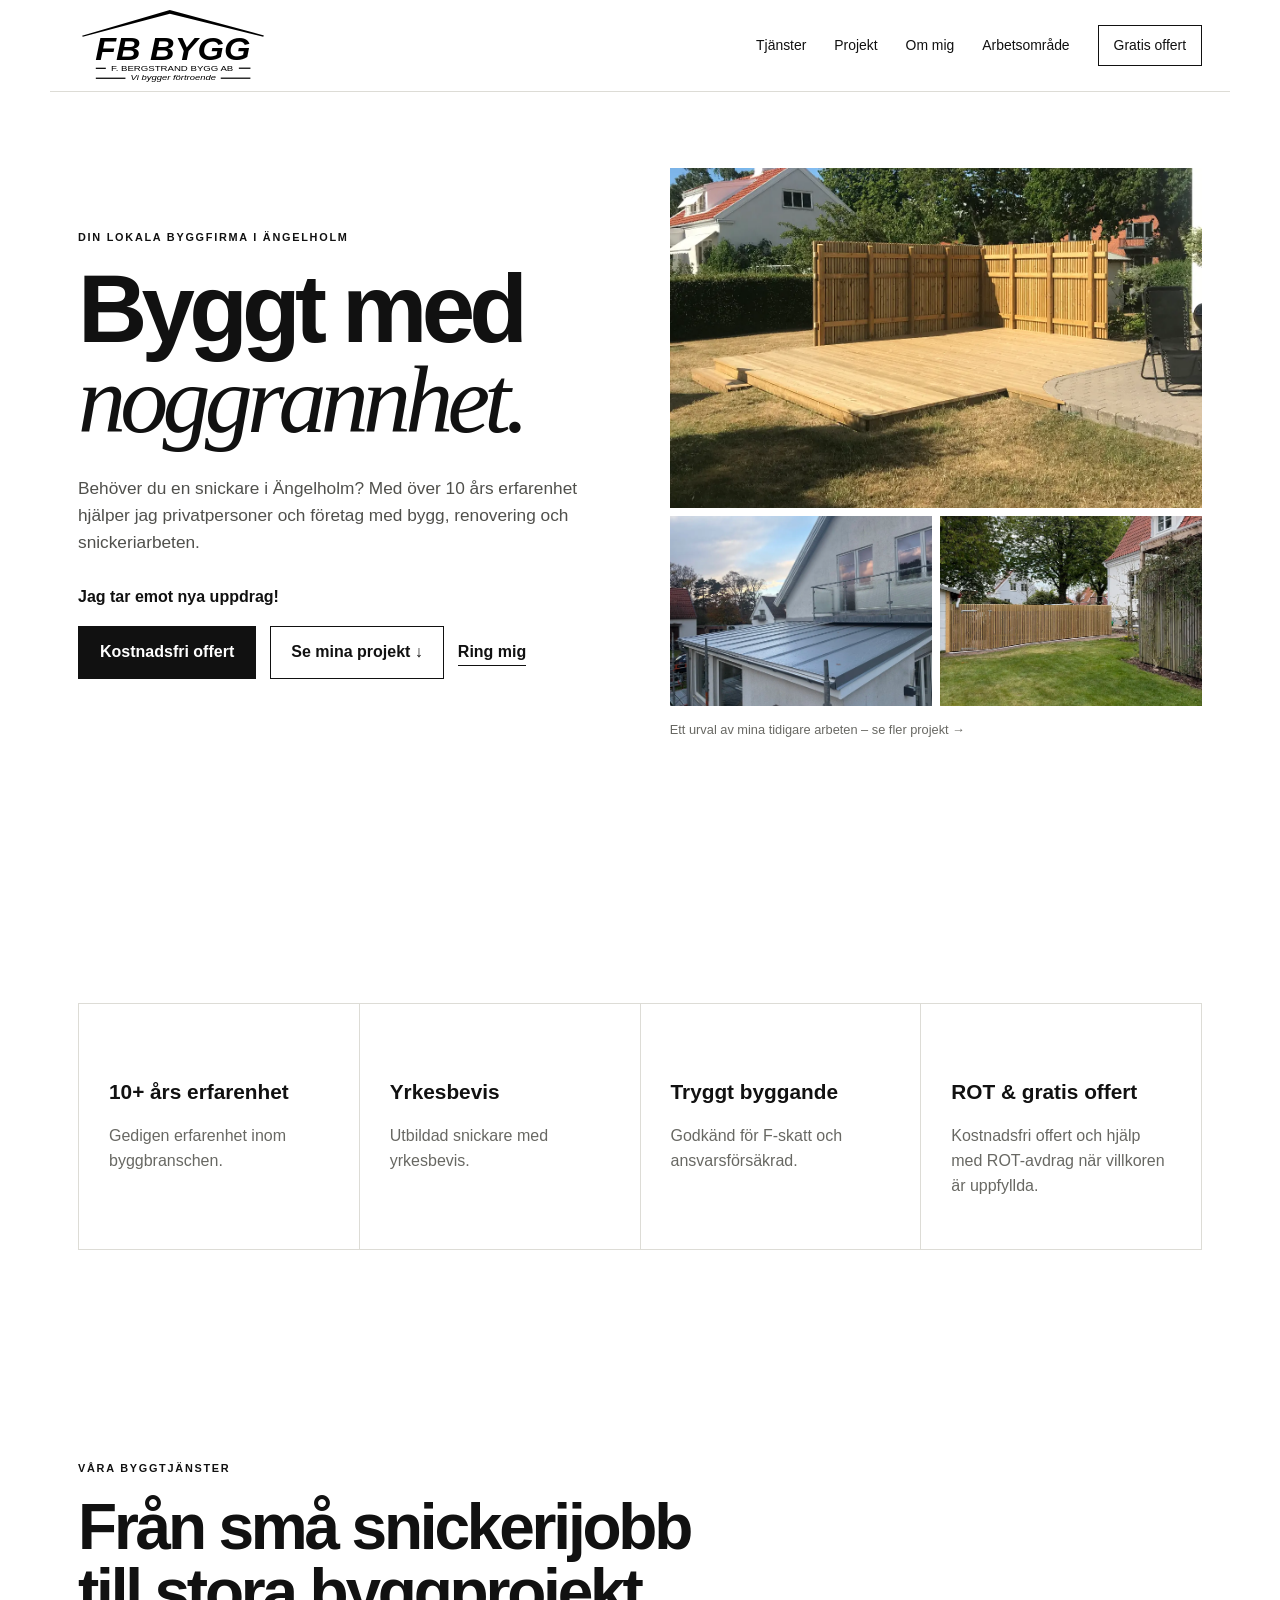
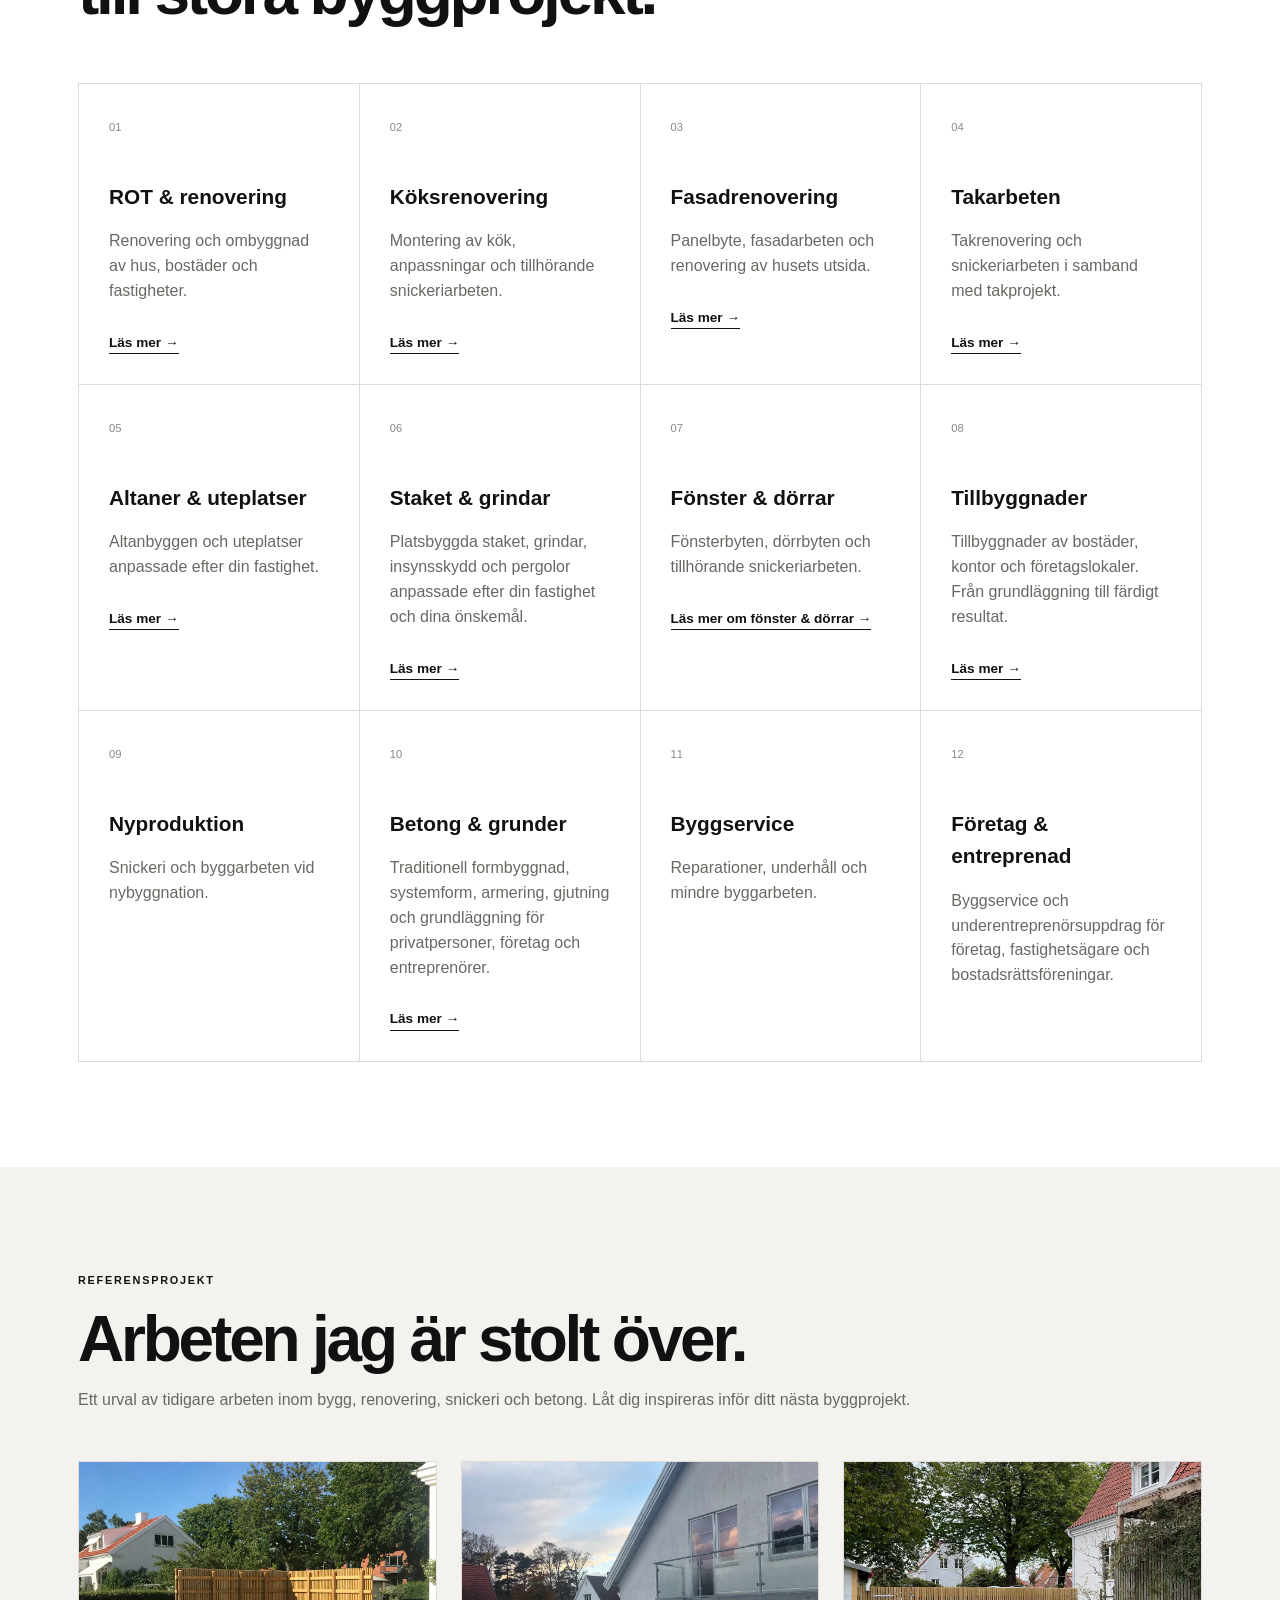
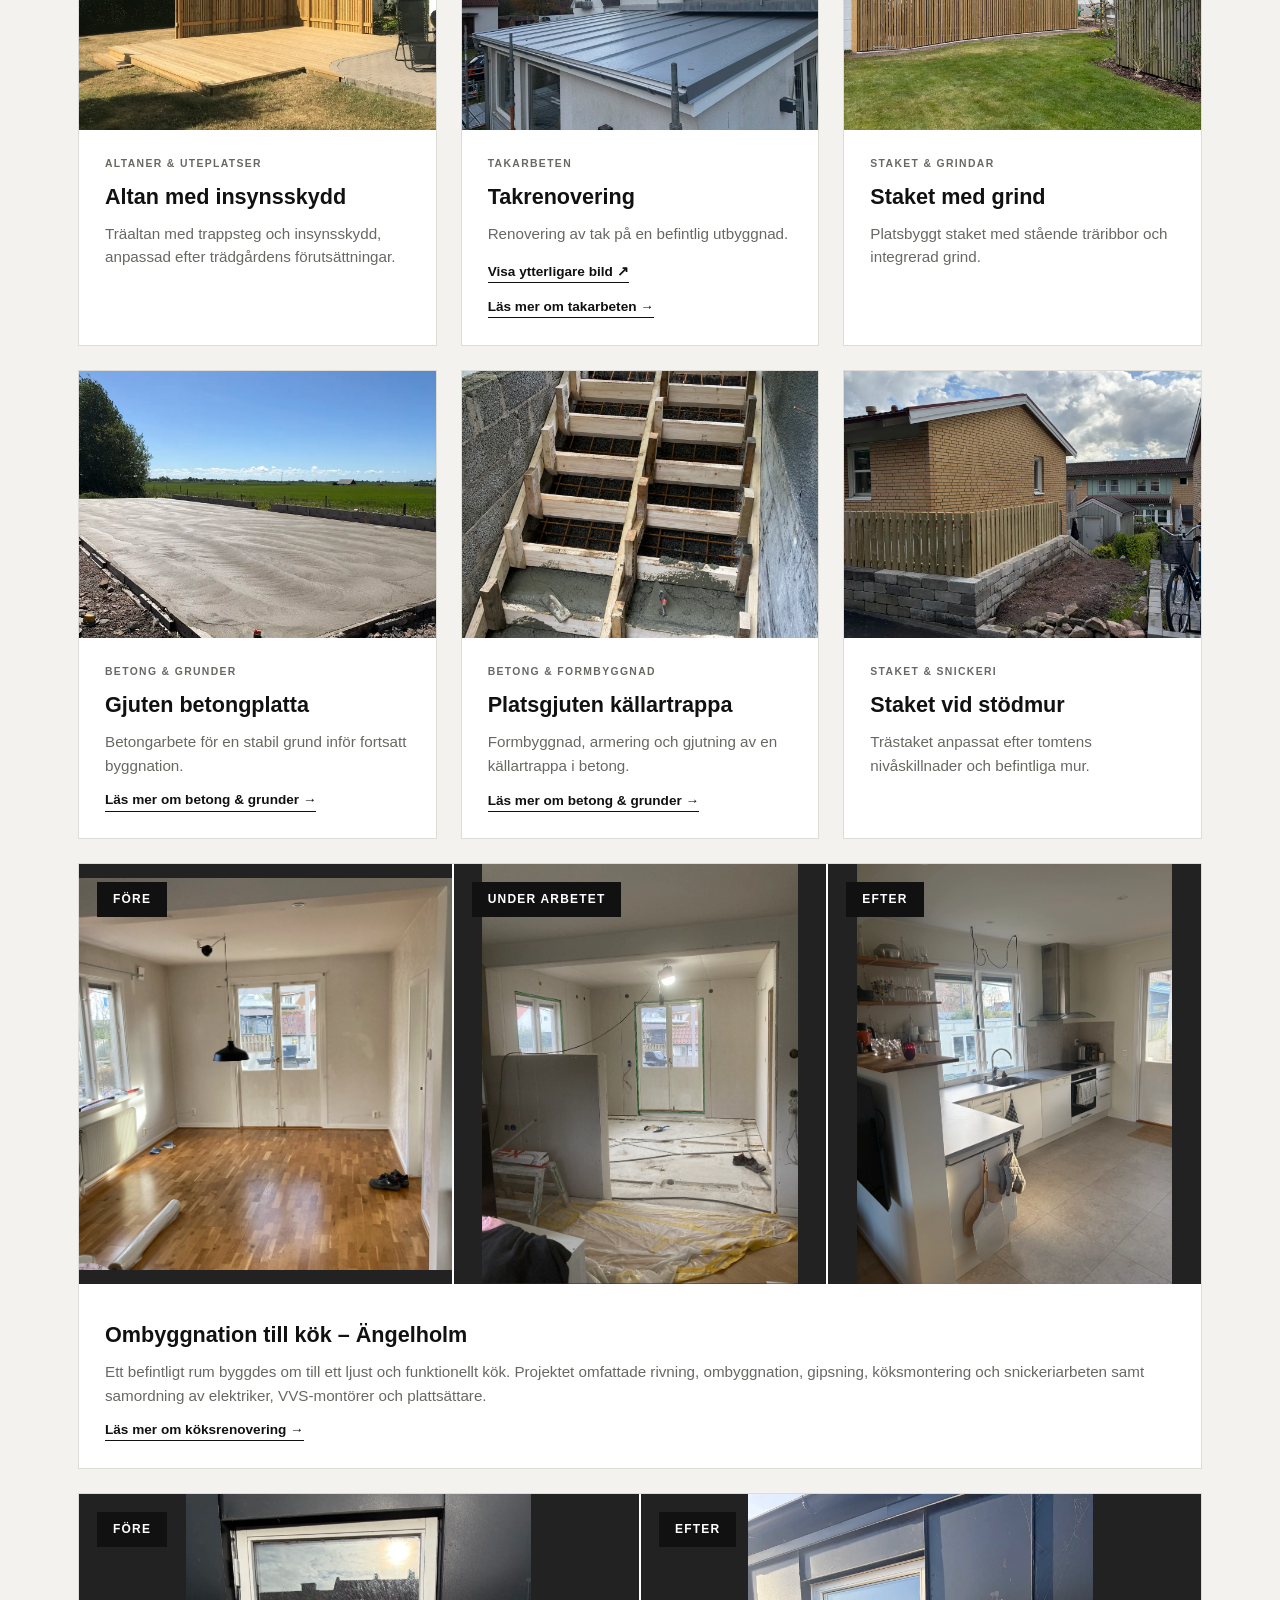
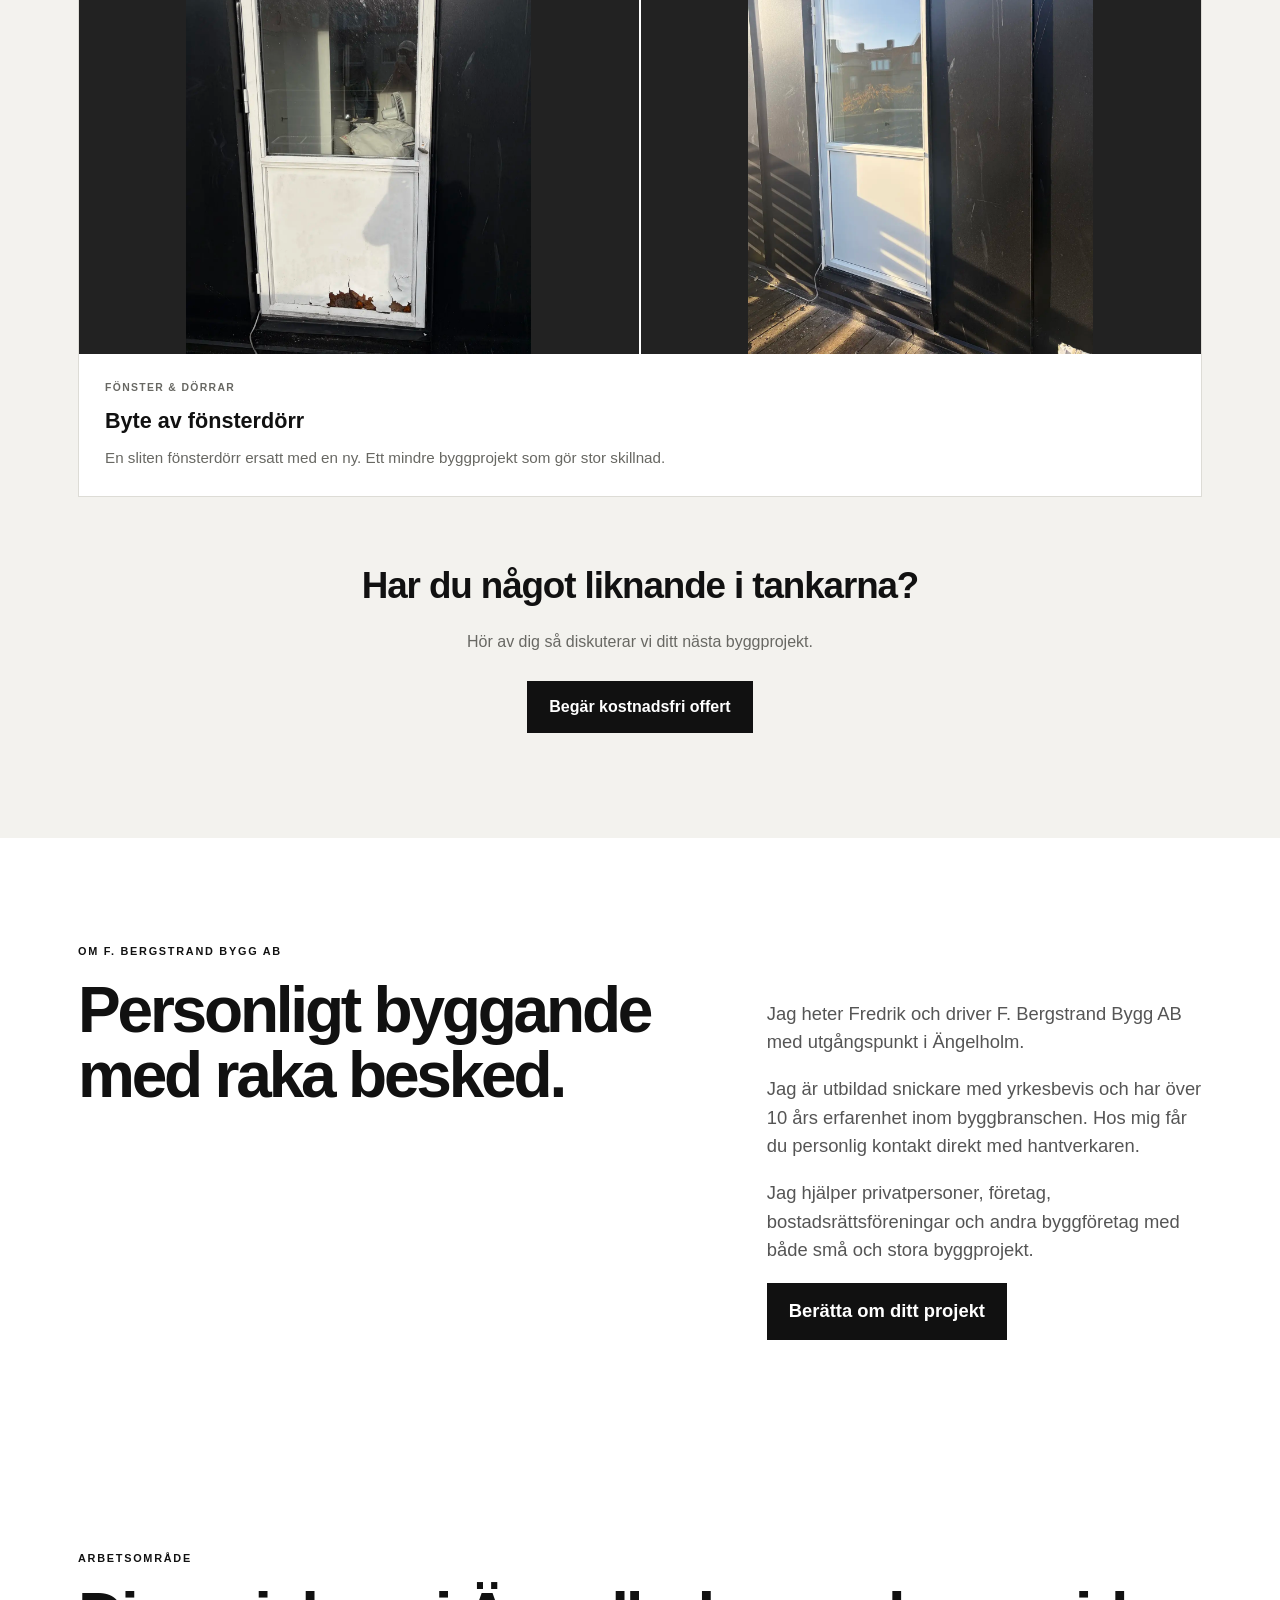
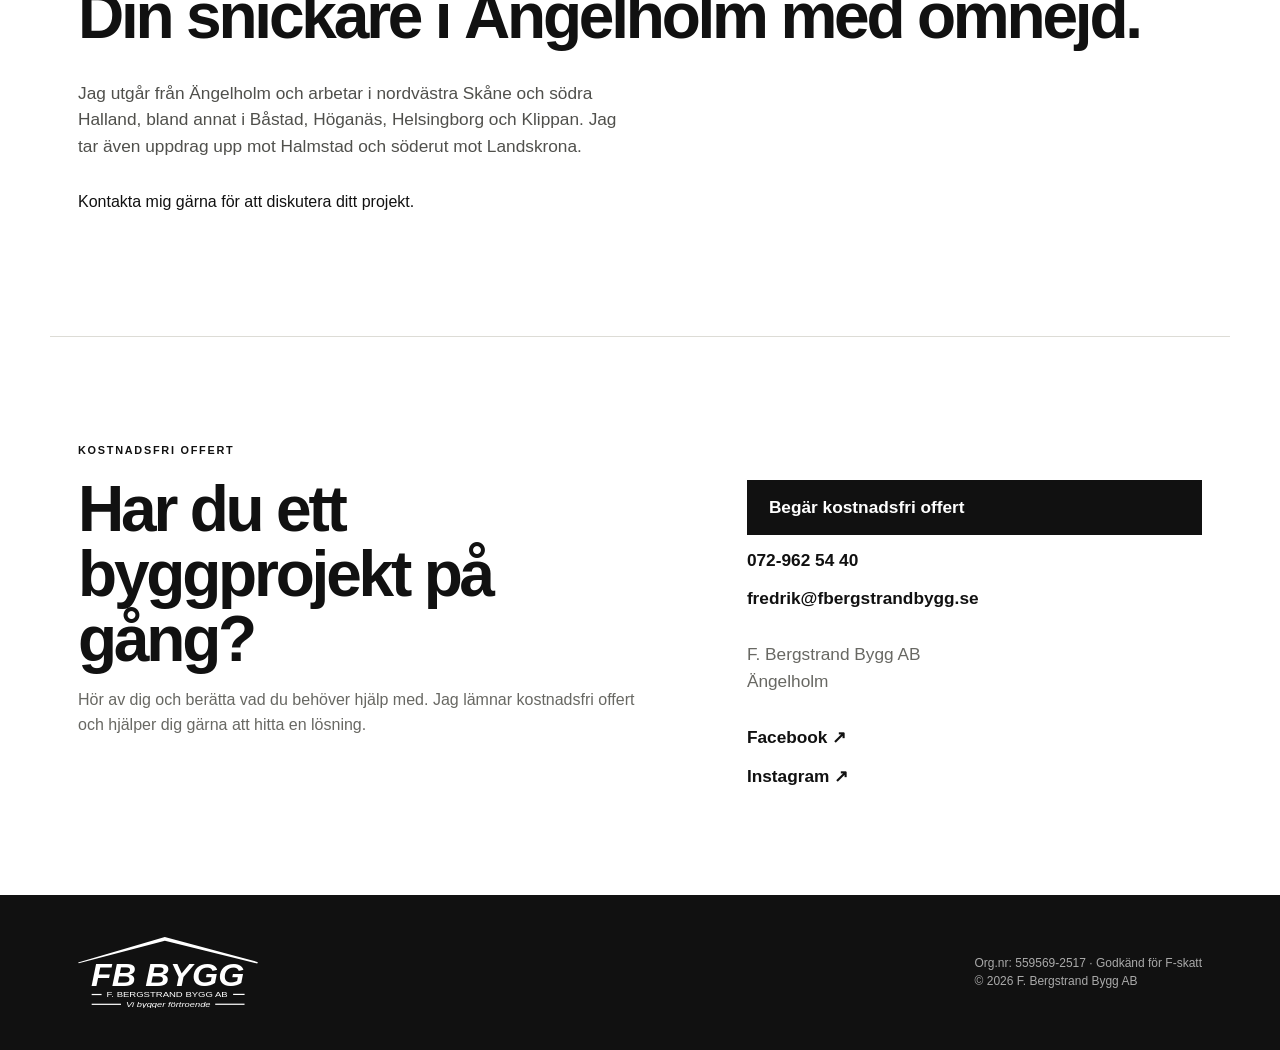
<file: index.html>
<!doctype html>
<html lang="sv">
  <head>
    <meta charset="utf-8" />
    <meta name="viewport" content="width=device-width, initial-scale=1" />
    <title>Snickare & Byggfirma i Ängelholm | F. Bergstrand Bygg AB</title>
    <meta
      name="description"
      content="Din lokala snickare i Ängelholm. Över 10 års erfarenhet av renovering, kök, tak, fasader, altaner och byggservice. Kontakta F. Bergstrand Bygg AB för kostnadsfri offert."
    />
    <link rel="canonical" href="https://fbergstrandbygg.se/" />
    <meta property="og:type" content="website" />
    <meta property="og:locale" content="sv_SE" />
    <meta
      property="og:title"
      content="F. Bergstrand Bygg AB – Din snickare i Ängelholm"
    />
    <meta
      property="og:description"
      content="Bygg, renovering och snickeri. Över 10 års erfarenhet. Kostnadsfri offert."
    />
    <meta property="og:url" content="https://fbergstrandbygg.se/" />
    <link rel="icon" type="image/svg+xml" href="/assets/favicon.svg" />
    <link rel="stylesheet" href="style.css" />
    <script type="application/ld+json">
      {
        "@context": "https://schema.org",
        "@type": "GeneralContractor",
        "@id": "https://fbergstrandbygg.se/#foretag",
        "name": "F. Bergstrand Bygg AB",
        "url": "https://fbergstrandbygg.se/",
        "telephone": "+46729625440",
        "email": "fredrik@fbergstrandbygg.se",
        "identifier": "559569-2517",
        "description": "Byggfirma och snickare med utgångspunkt i Ängelholm. Renovering, nyproduktion, snickeri och byggservice.",
        "areaServed": [
          "Ängelholm",
          "Båstad",
          "Höganäs",
          "Helsingborg",
          "Klippan",
          "Halmstad",
          "Landskrona"
        ],
        "sameAs": [
          "https://www.facebook.com/profile.php?id=61596413686099",
          "https://www.instagram.com/f.bergstrandbyggab/"
        ]
      }
    </script>
  </head>

  <body>
    <header class="header">
      <a
        class="logo-link"
        href="#top"
        aria-label="F. Bergstrand Bygg AB – Startsida"
      >
        <img
          src="assets/logo-white.svg"
          alt="F. Bergstrand Bygg AB"
          class="header-logo"
        />
      </a>
      <a class="mobile-offer" href="#kontakt"> Gratis offert </a>

      <button
        class="menu-toggle"
        type="button"
        aria-label="Öppna meny"
        aria-expanded="false"
        aria-controls="main-nav"
      >
        <span></span>
        <span></span>
        <span></span>
      </button>

      <nav id="main-nav" aria-label="Huvudmeny">
        <a href="#tjanster">Tjänster</a>
        <a href="#projekt">Projekt</a>
        <a href="#om">Om mig</a>
        <a href="#arbetsomrade">Arbetsområde</a>
        <a class="nav-button" href="#kontakt"> Gratis offert </a>
      </nav>
    </header>

    <main id="top">
      <section class="hero">
        <div class="hero-copy">
          <p class="eyebrow">Din lokala byggfirma i Ängelholm</p>
          <h1>Byggt med<br /><i>noggrannhet.</i></h1>
          <p class="lead">
            Behöver du en snickare i Ängelholm? Med över 10 års erfarenhet
            hjälper jag privatpersoner och företag med bygg, renovering och
            snickeriarbeten.
          </p>
          <p><strong>Jag tar emot nya uppdrag!</strong></p>
          <div class="buttons">
            <a class="button" href="#kontakt">Kostnadsfri offert</a>
            <a class="button-outline" href="#projekt">Se mina projekt ↓</a>
            <a class="link" href="tel:+46729625440">Ring mig</a>
          </div>
        </div>
        <div class="hero-gallery">
          <a class="hero-gallery-main" href="#projekt">
            <img
              src="assets/images/altan-insynsskydd.webp"
              alt="Träaltan med platsbyggt insynsskydd"
              fetchpriority="high"
            />
          </a>

          <a href="#projekt">
            <img
              src="assets/images/takrenovering-01.webp"
              alt="Takrenovering med plåttak"
            />
          </a>

          <a href="#projekt">
            <img
              src="assets/images/staket-insynsskydd.webp"
              alt="Platsbyggt trästaket med grind"
            />
          </a>

          <a class="hero-gallery-caption" href="#projekt">
            Ett urval av mina tidigare arbeten – se fler projekt →
          </a>
        </div>
      </section>

      <section class="section" aria-label="Trygghet och kompetens">
        <div class="service-grid">
          <article>
            <h3>10+ års erfarenhet</h3>
            <p>Gedigen erfarenhet inom byggbranschen.</p>
          </article>
          <article>
            <h3>Yrkesbevis</h3>
            <p>Utbildad snickare med yrkesbevis.</p>
          </article>
          <article>
            <h3>Tryggt byggande</h3>
            <p>Godkänd för F-skatt och ansvarsförsäkrad.</p>
          </article>
          <article>
            <h3>ROT & gratis offert</h3>
            <p>
              Kostnadsfri offert och hjälp med ROT-avdrag när villkoren är
              uppfyllda.
            </p>
          </article>
        </div>
      </section>

      <section id="tjanster" class="section">
        <div class="intro">
          <p class="eyebrow">Våra byggtjänster</p>
          <h2>Från små snickerijobb<br />till stora byggprojekt.</h2>
        </div>

        <div class="service-grid">
          <article>
            <span>01</span>
            <h3>ROT & renovering</h3>
            <p>Renovering och ombyggnad av hus, bostäder och fastigheter.</p>
            <a class="service-link" href="tjanster/renovering/"> Läs mer → </a>
          </article>
          <article>
            <span>02</span>
            <h3>Köksrenovering</h3>
            <p>
              Montering av kök, anpassningar och tillhörande snickeriarbeten.
            </p>
            <a class="service-link" href="tjanster/koksrenovering/">
              Läs mer →
            </a>
          </article>
          <article>
            <span>03</span>
            <h3>Fasadrenovering</h3>
            <p>Panelbyte, fasadarbeten och renovering av husets utsida.</p>
            <a class="service-link" href="tjanster/fasadrenovering/">
              Läs mer →
            </a>
          </article>

          <article>
            <span>04</span>
            <h3>Takarbeten</h3>
            <p>Takrenovering och snickeriarbeten i samband med takprojekt.</p>
            <a class="service-link" href="tjanster/takarbeten/"> Läs mer → </a>
          </article>
          <article>
            <span>05</span>
            <h3>Altaner & uteplatser</h3>
            <p>Altanbyggen och uteplatser anpassade efter din fastighet.</p>
            <a class="service-link" href="tjanster/altaner/"> Läs mer → </a>
          </article>
          <article>
            <span>06</span>
            <h3>Staket &amp; grindar</h3>
            <p>
              Platsbyggda staket, grindar, insynsskydd och pergolor anpassade
              efter din fastighet och dina önskemål.
            </p>
            <a class="service-link" href="tjanster/staket-grindar/">
              Läs mer →
            </a>
          </article>
          <article>
            <span>07</span>
            <h3>Fönster & dörrar</h3>
            <p>Fönsterbyten, dörrbyten och tillhörande snickeriarbeten.</p>
            <a class="service-link" href="tjanster/fonster-dorrar/">
              Läs mer om fönster &amp; dörrar →
            </a>
          </article>
          <article>
            <span>08</span>
            <h3>Tillbyggnader</h3>
            <p>
              Tillbyggnader av bostäder, kontor och företagslokaler. Från
              grundläggning till färdigt resultat.
            </p>
            <a class="service-link" href="tjanster/tillbyggnader/">
              Läs mer →
            </a>
          </article>
          <article>
            <span>09</span>
            <h3>Nyproduktion</h3>
            <p>Snickeri och byggarbeten vid nybyggnation.</p>
          </article>
          <article>
            <span>10</span>
            <h3>Betong &amp; grunder</h3>
            <p>
              Traditionell formbyggnad, systemform, armering, gjutning och
              grundläggning för privatpersoner, företag och entreprenörer.
            </p>
            <a class="service-link" href="tjanster/betong-grunder/">
              Läs mer →
            </a>
          </article>
          <article>
            <span>11</span>
            <h3>Byggservice</h3>
            <p>Reparationer, underhåll och mindre byggarbeten.</p>
          </article>
          <article>
            <span>12</span>
            <h3>Företag & entreprenad</h3>
            <p>
              Byggservice och underentreprenörsuppdrag för företag,
              fastighetsägare och bostadsrättsföreningar.
            </p>
          </article>
        </div>
      </section>

      <section id="projekt" class="projects">
        <div class="section project-section">
          <p class="eyebrow">Referensprojekt</p>
          <h2>Arbeten jag är stolt över.</h2>
          <p class="muted">
            Ett urval av tidigare arbeten inom bygg, renovering, snickeri och
            betong. Låt dig inspireras inför ditt nästa byggprojekt.
          </p>

          <div class="reference-grid">
            <article class="reference-card">
              <img
                src="assets/images/altan-insynsskydd.webp"
                alt="Träaltan med trappsteg och insynsskydd"
                loading="lazy"
              />
              <div class="reference-copy">
                <span>Altaner & uteplatser</span>
                <h3>Altan med insynsskydd</h3>
                <p>
                  Träaltan med trappsteg och insynsskydd, anpassad efter
                  trädgårdens förutsättningar.
                </p>
              </div>
            </article>

            <article class="reference-card">
              <img
                src="assets/images/takrenovering-01.webp"
                alt="Renoverat tak med plåttäckning"
                loading="lazy"
              />
              <div class="reference-copy">
                <span>Takarbeten</span>
                <h3>Takrenovering</h3>
                <p>Renovering av tak på en befintlig utbyggnad.</p>

                <a
                  class="project-link"
                  href="assets/images/takrenovering-02.webp"
                  target="_blank"
                  rel="noopener"
                >
                  Visa ytterligare bild ↗
                </a>

                <a class="service-link" href="tjanster/takarbeten/">
                  Läs mer om takarbeten →
                </a>
              </div>
            </article>

            <article class="reference-card">
              <img
                src="assets/images/staket-insynsskydd.webp"
                alt="Platsbyggt trästaket med integrerad grind"
                loading="lazy"
              />
              <div class="reference-copy">
                <span>Staket & grindar</span>
                <h3>Staket med grind</h3>
                <p>
                  Platsbyggt staket med stående träribbor och integrerad grind.
                </p>
              </div>
            </article>

            <article class="reference-card">
              <img
                src="assets/images/gjuten-platta.webp"
                alt="Gjuten betongplatta för byggprojekt"
                loading="lazy"
              />
              <div class="reference-copy">
                <span>Betong & grunder</span>
                <h3>Gjuten betongplatta</h3>
                <p>
                  Betongarbete för en stabil grund inför fortsatt byggnation.
                </p>
                <a class="service-link" href="tjanster/betong-grunder/">
                  Läs mer om betong &amp; grunder →
                </a>
              </div>
            </article>

            <article class="reference-card">
              <img
                src="assets/images/gjuten-kallartrappa.jpg"
                alt="Formbyggnad och gjutning av källartrappa"
                loading="lazy"
              />
              <div class="reference-copy">
                <span>Betong & formbyggnad</span>
                <h3>Platsgjuten källartrappa</h3>
                <p>
                  Formbyggnad, armering och gjutning av en källartrappa i
                  betong.
                </p>
                <a class="service-link" href="tjanster/betong-grunder/">
                  Läs mer om betong &amp; grunder →
                </a>
              </div>
            </article>

            <article class="reference-card">
              <img
                src="assets/images/staket.webp"
                alt="Trästaket anpassat till befintlig stödmur"
                loading="lazy"
              />
              <div class="reference-copy">
                <span>Staket & snickeri</span>
                <h3>Staket vid stödmur</h3>
                <p>
                  Trästaket anpassat efter tomtens nivåskillnader och befintliga
                  mur.
                </p>
              </div>
            </article>
            <article class="reference-card reference-wide">
              <div class="before-after before-after--three">
                <figure>
                  <img
                    src="assets/images/koksrenovering-fore.webp"
                    alt="Befintligt rum före ombyggnation till kök i Ängelholm"
                    loading="lazy"
                  />
                  <figcaption>Före</figcaption>
                </figure>

                <figure>
                  <img
                    src="assets/images/koksrenovering-01.webp"
                    alt="Pågående ombyggnation med gipsning och förberedelser för köksinstallation"
                    loading="lazy"
                  />
                  <figcaption>Under arbetet</figcaption>
                </figure>

                <figure>
                  <img
                    src="assets/images/koksrenovering-efter.webp"
                    alt="Färdigt kök med vita köksskåp och klinkergolv i Ängelholm"
                    loading="lazy"
                  />
                  <figcaption>Efter</figcaption>
                </figure>
              </div>

              <div class="reference-copy">
                <h3>Ombyggnation till kök – Ängelholm</h3>

                <p>
                  Ett befintligt rum byggdes om till ett ljust och funktionellt
                  kök. Projektet omfattade rivning, ombyggnation, gipsning,
                  köksmontering och snickeriarbeten samt samordning av
                  elektriker, VVS-montörer och plattsättare.
                </p>
                <a class="service-link" href="tjanster/koksrenovering/">
                  Läs mer om köksrenovering →
                </a>
              </div>
            </article>
            <article class="reference-card reference-wide">
              <div class="before-after">
                <figure>
                  <img
                    src="assets/images/fonsterdorr-gammal.webp"
                    alt="Sliten fönsterdörr före byte"
                    loading="lazy"
                  />
                  <figcaption>Före</figcaption>
                </figure>
                <figure>
                  <img
                    src="assets/images/fonsterdorr-ny.webp"
                    alt="Ny fönsterdörr efter byte"
                    loading="lazy"
                  />
                  <figcaption>Efter</figcaption>
                </figure>
              </div>
              <div class="reference-copy">
                <span>Fönster & dörrar</span>
                <h3>Byte av fönsterdörr</h3>
                <p>
                  En sliten fönsterdörr ersatt med en ny. Ett mindre byggprojekt
                  som gör stor skillnad.
                </p>
              </div>
            </article>
          </div>

          <div class="project-cta">
            <h3>Har du något liknande i tankarna?</h3>
            <p>Hör av dig så diskuterar vi ditt nästa byggprojekt.</p>
            <a class="button" href="#kontakt"> Begär kostnadsfri offert </a>
          </div>
        </div>
      </section>

      <section id="om" class="about section">
        <div>
          <p class="eyebrow">Om F. Bergstrand Bygg AB</p>
          <h2>Personligt byggande med raka besked.</h2>
        </div>
        <div class="about-copy">
          <p>
            Jag heter Fredrik och driver F. Bergstrand Bygg AB med utgångspunkt
            i Ängelholm.
          </p>
          <p>
            Jag är utbildad snickare med yrkesbevis och har över 10 års
            erfarenhet inom byggbranschen. Hos mig får du personlig kontakt
            direkt med hantverkaren.
          </p>
          <p>
            Jag hjälper privatpersoner, företag, bostadsrättsföreningar och
            andra byggföretag med både små och stora byggprojekt.
          </p>
          <a class="button" href="#kontakt">Berätta om ditt projekt</a>
        </div>
      </section>

      <section id="arbetsomrade" class="section">
        <div class="intro">
          <p class="eyebrow">Arbetsområde</p>
          <h2>Din snickare i Ängelholm med omnejd.</h2>
        </div>
        <p class="lead">
          Jag utgår från Ängelholm och arbetar i nordvästra Skåne och södra
          Halland, bland annat i Båstad, Höganäs, Helsingborg och Klippan. Jag
          tar även uppdrag upp mot Halmstad och söderut mot Landskrona.
        </p>
        <p>Kontakta mig gärna för att diskutera ditt projekt.</p>
      </section>

      <section id="kontakt" class="contact section">
        <div>
          <p class="eyebrow">Kostnadsfri offert</p>
          <h2>Har du ett byggprojekt på gång?</h2>
          <p class="muted">
            Hör av dig och berätta vad du behöver hjälp med. Jag lämnar
            kostnadsfri offert och hjälper dig gärna att hitta en lösning.
          </p>
        </div>
        <div class="contact-info">
          <a
            class="button"
            href="mailto:fredrik@fbergstrandbygg.se?subject=Offertf%C3%B6rfr%C3%A5gan"
            >Begär kostnadsfri offert</a
          >
          <a href="tel:+46729625440">072-962 54 40</a>
          <a href="mailto:fredrik@fbergstrandbygg.se"
            >fredrik@fbergstrandbygg.se</a
          >
          <p>F. Bergstrand Bygg AB<br />Ängelholm</p>
          <a href="https://www.facebook.com/profile.php?id=61596413686099"
            >Facebook ↗</a
          >
          <a href="https://www.instagram.com/f.bergstrandbyggab/"
            >Instagram ↗</a
          >
        </div>
      </section>
    </main>

    <footer>
      <a class="footer-logo" href="#top">
        <img
          src="assets/logo-white.svg"
          alt="F. Bergstrand Bygg AB"
          class="footer-brand"
        />
      </a>
      <div>
        Org.nr: 559569-2517 · Godkänd för F-skatt
        <br />© 2026 F. Bergstrand Bygg AB
      </div>
    </footer>
    <script>
      const menuToggle = document.querySelector(".menu-toggle");
      const mainNav = document.querySelector("#main-nav");

      function setMenu(open) {
        mainNav.classList.toggle("is-open", open);
        menuToggle.setAttribute("aria-expanded", String(open));
        menuToggle.setAttribute(
          "aria-label",
          open ? "Stäng meny" : "Öppna meny",
        );
      }

      menuToggle.addEventListener("click", () => {
        setMenu(!mainNav.classList.contains("is-open"));
      });

      mainNav.querySelectorAll("a").forEach((link) => {
        link.addEventListener("click", () => {
          setMenu(false);
        });
      });

      document.addEventListener("keydown", (event) => {
        if (event.key === "Escape" && mainNav.classList.contains("is-open")) {
          setMenu(false);
          menuToggle.focus();
        }
      });
    </script>
  </body>
</html>
</file>
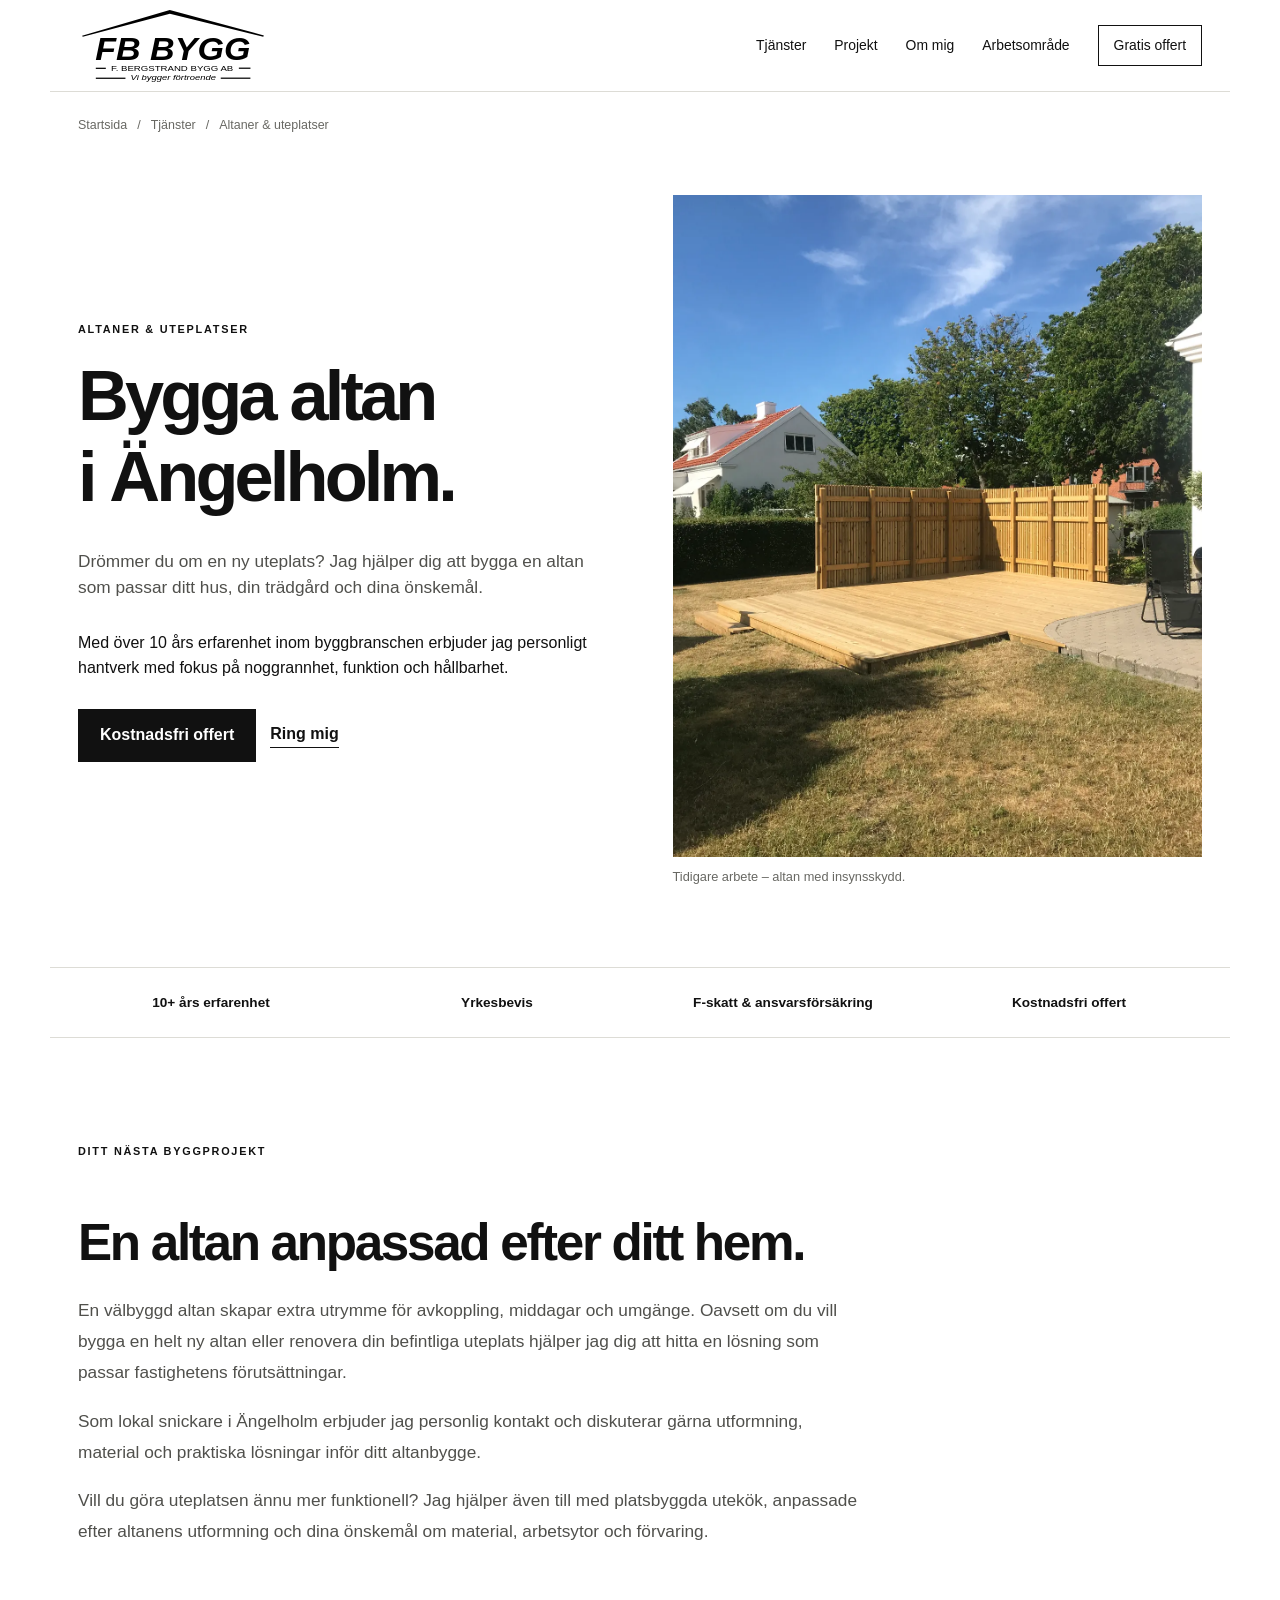
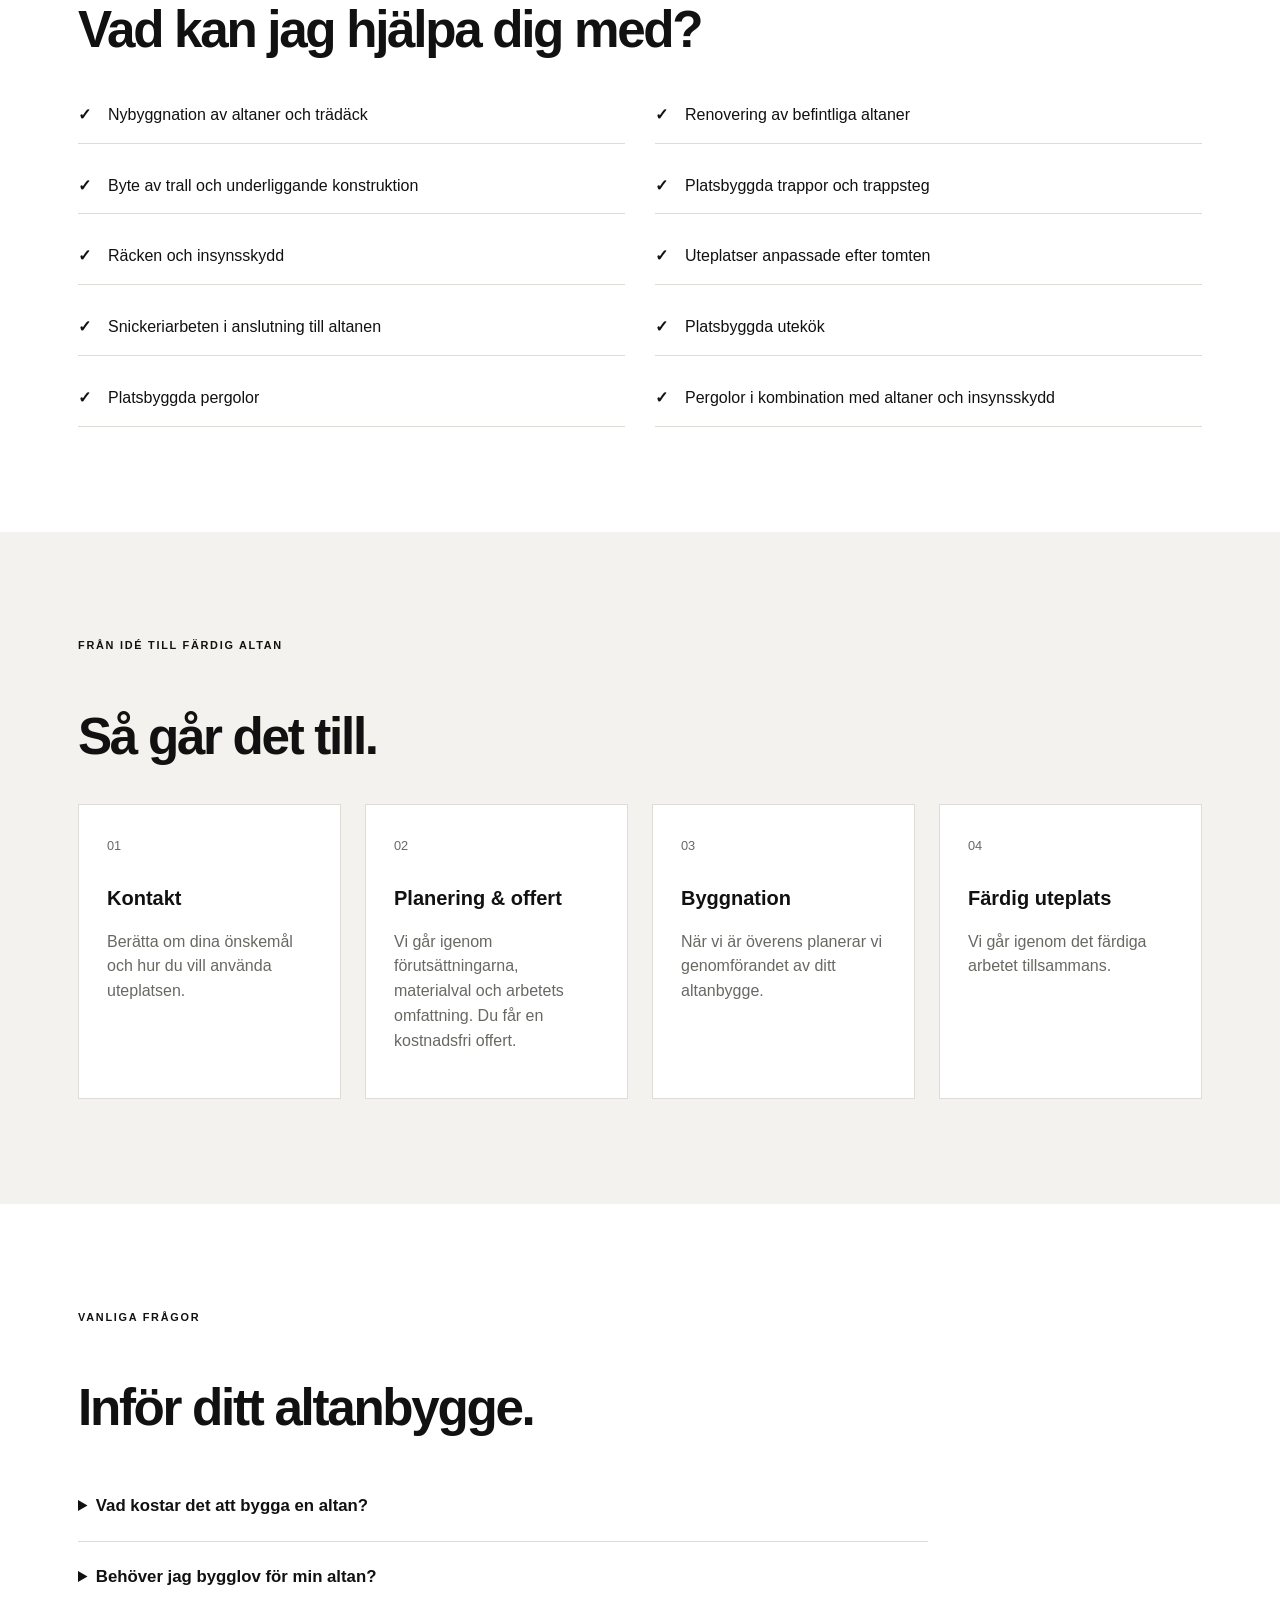
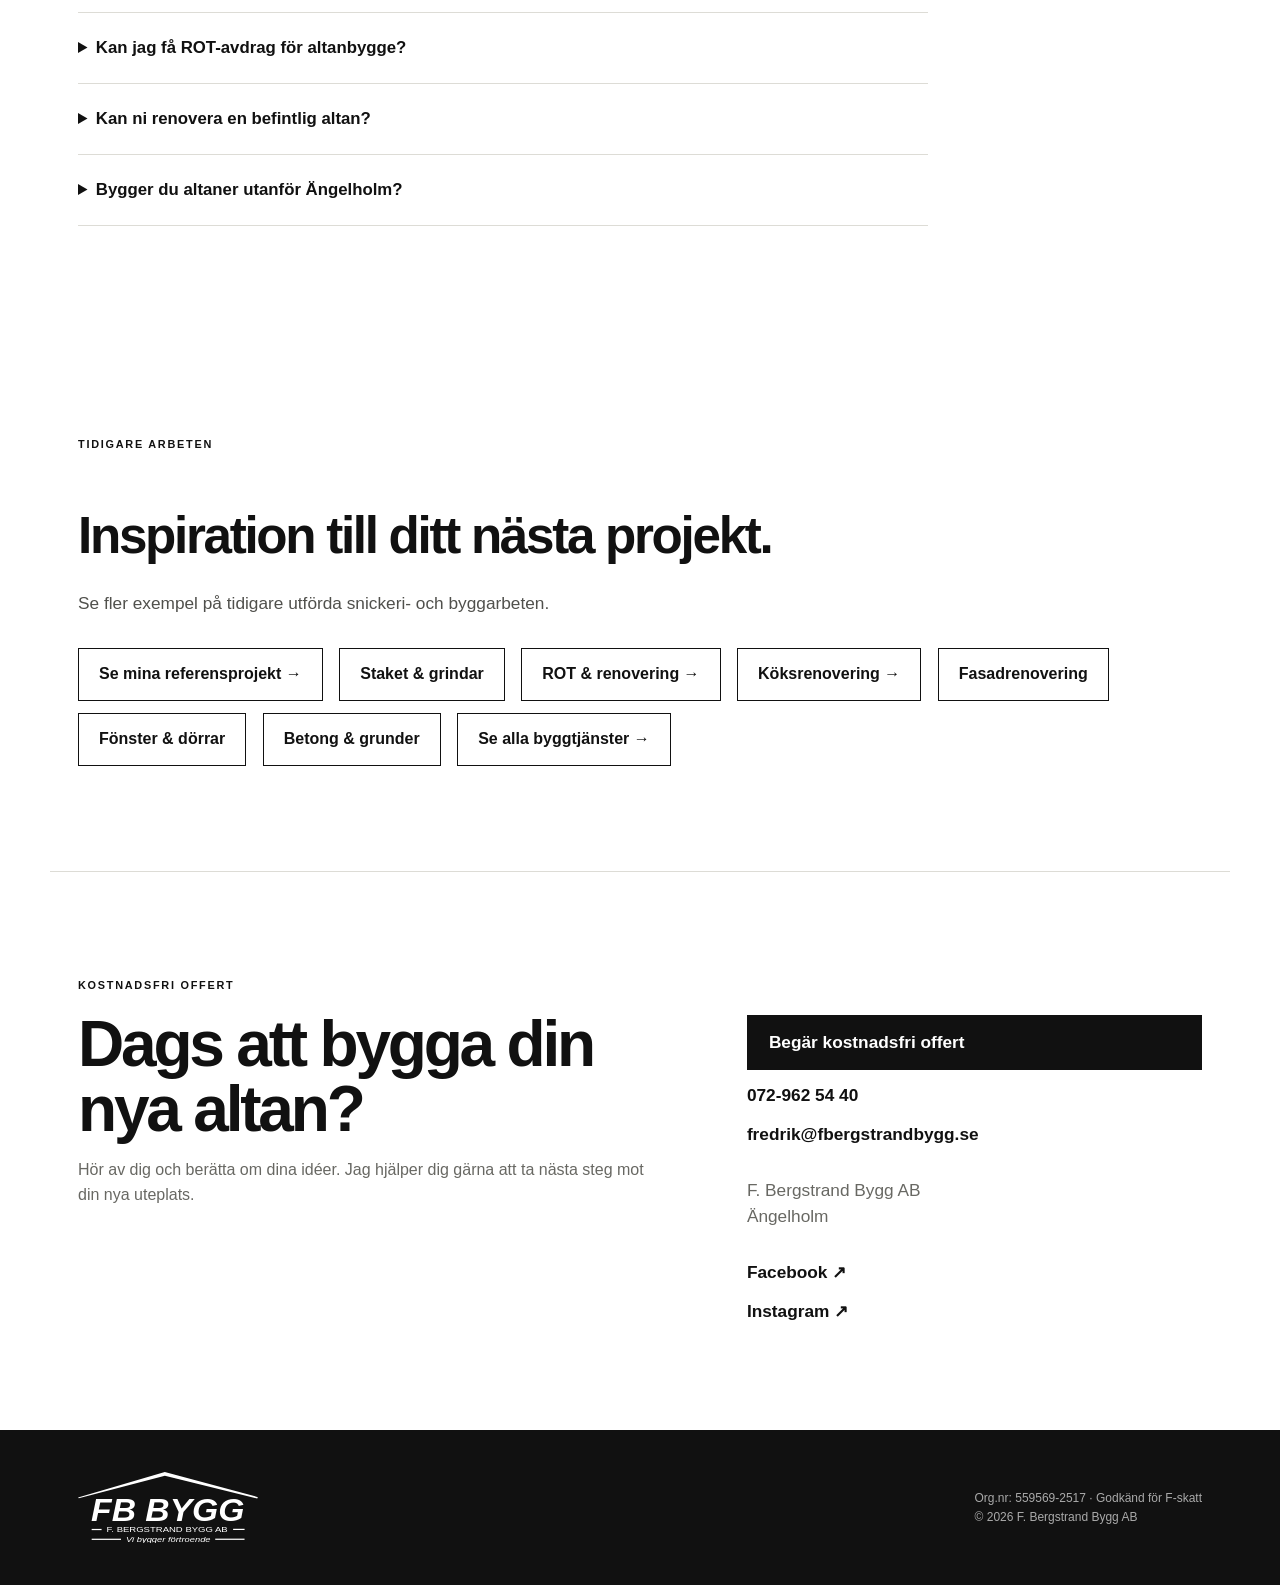
<file: tjanster/altaner/index.html>
<!doctype html>
<html lang="sv">
  <head>
    <meta charset="utf-8" />
    <meta name="viewport" content="width=device-width, initial-scale=1" />

    <title>Bygga altan i Ängelholm | F. Bergstrand Bygg AB</title>

    <meta
      name="description"
      content="Vill du bygga altan i Ängelholm? Jag hjälper dig med altaner, trädäck, uteplatser, insynsskydd och platsbyggda utekök. Kostnadsfri offert."
    />

    <link rel="canonical" href="https://fbergstrandbygg.se/tjanster/altaner/" />

    <meta property="og:type" content="website" />
    <meta property="og:locale" content="sv_SE" />
    <meta
      property="og:title"
      content="Bygga altan i Ängelholm – F. Bergstrand Bygg AB"
    />
    <meta
      property="og:description"
      content="Bygga altan i Ängelholm? Jag hjälper dig med altaner, trädäck, uteplatser, insynsskydd och platsbyggda utekök. Kostnadsfri offert."
    />
    <meta
      property="og:url"
      content="https://fbergstrandbygg.se/tjanster/altaner/"
    />
    <meta
      property="og:image"
      content="https://fbergstrandbygg.se/assets/images/altan-insynsskydd.webp"
    />
    <link rel="icon" type="image/svg+xml" href="/assets/favicon.svg" />
    <link rel="stylesheet" href="../../style.css" />

    <script type="application/ld+json">
      {
        "@context": "https://schema.org",
        "@type": "Service",
        "name": "Altanbygge",
        "serviceType": "Altaner, trädäck och uteplatser",
        "url": "https://fbergstrandbygg.se/tjanster/altaner/",
        "provider": {
          "@type": "GeneralContractor",
          "@id": "https://fbergstrandbygg.se/#foretag",
          "name": "F. Bergstrand Bygg AB",
          "telephone": "+46729625440",
          "url": "https://fbergstrandbygg.se/"
        },
        "areaServed": [
          "Ängelholm",
          "Båstad",
          "Höganäs",
          "Helsingborg",
          "Klippan",
          "Halmstad",
          "Landskrona"
        ]
      }
    </script>
  </head>

  <body>
    <header class="header">
      <a
        class="logo-link"
        href="../../"
        aria-label="F. Bergstrand Bygg AB – Startsida"
      >
        <img
          src="../../assets/logo-white.svg"
          alt="F. Bergstrand Bygg AB"
          class="header-logo"
        />
      </a>

      <a class="mobile-offer" href="#kontakt"> Gratis offert </a>

      <button
        class="menu-toggle"
        type="button"
        aria-label="Öppna meny"
        aria-expanded="false"
        aria-controls="main-nav"
      >
        <span></span>
        <span></span>
        <span></span>
      </button>

      <nav id="main-nav" aria-label="Huvudmeny">
        <a href="../../#tjanster">Tjänster</a>
        <a href="../../#projekt">Projekt</a>
        <a href="../../#om">Om mig</a>
        <a href="../../#arbetsomrade">Arbetsområde</a>
        <a class="nav-button" href="#kontakt">Gratis offert</a>
      </nav>
    </header>

    <main id="top">
      <nav class="breadcrumbs" aria-label="Brödsmulor">
        <a href="../../">Startsida</a>
        <span aria-hidden="true">/</span>
        <a href="../../#tjanster">Tjänster</a>
        <span aria-hidden="true">/</span>
        <span aria-current="page">Altaner & uteplatser</span>
      </nav>

      <section class="service-hero">
        <div class="hero-copy">
          <p class="eyebrow">Altaner & uteplatser</p>

          <h1>Bygga altan<br />i Ängelholm.</h1>

          <p class="lead">
            Drömmer du om en ny uteplats? Jag hjälper dig att bygga en altan som
            passar ditt hus, din trädgård och dina önskemål.
          </p>

          <p>
            Med över 10 års erfarenhet inom byggbranschen erbjuder jag
            personligt hantverk med fokus på noggrannhet, funktion och
            hållbarhet.
          </p>

          <div class="buttons">
            <a class="button" href="#kontakt"> Kostnadsfri offert </a>
            <a class="link" href="tel:+46729625440"> Ring mig </a>
          </div>
        </div>

        <figure class="service-hero-image">
          <img
            src="../../assets/images/altan-insynsskydd.webp"
            alt="Platsbyggd träaltan med trappsteg och insynsskydd"
            fetchpriority="high"
          />
          <figcaption>Tidigare arbete – altan med insynsskydd.</figcaption>
        </figure>
      </section>

      <section class="trust-strip" aria-label="Trygghet och kompetens">
        <div>10+ års erfarenhet</div>
        <div>Yrkesbevis</div>
        <div>F-skatt & ansvarsförsäkring</div>
        <div>Kostnadsfri offert</div>
      </section>

      <section class="section service-content">
        <p class="eyebrow">Ditt nästa byggprojekt</p>

        <h2>En altan anpassad efter ditt hem.</h2>

        <p>
          En välbyggd altan skapar extra utrymme för avkoppling, middagar och
          umgänge. Oavsett om du vill bygga en helt ny altan eller renovera din
          befintliga uteplats hjälper jag dig att hitta en lösning som passar
          fastighetens förutsättningar.
        </p>

        <p>
          Som lokal snickare i Ängelholm erbjuder jag personlig kontakt och
          diskuterar gärna utformning, material och praktiska lösningar inför
          ditt altanbygge.
        </p>

        <p>
          Vill du göra uteplatsen ännu mer funktionell? Jag hjälper även till
          med platsbyggda utekök, anpassade efter altanens utformning och dina
          önskemål om material, arbetsytor och förvaring.
        </p>
        <h2>Vad kan jag hjälpa dig med?</h2>

        <ul class="service-checklist">
          <li>Nybyggnation av altaner och trädäck</li>
          <li>Renovering av befintliga altaner</li>
          <li>Byte av trall och underliggande konstruktion</li>
          <li>Platsbyggda trappor och trappsteg</li>
          <li>Räcken och insynsskydd</li>
          <li>Uteplatser anpassade efter tomten</li>
          <li>Snickeriarbeten i anslutning till altanen</li>
          <li>Platsbyggda utekök</li>
          <li>Platsbyggda pergolor</li>
          <li>Pergolor i kombination med altaner och insynsskydd</li>
        </ul>
      </section>

      <section class="projects">
        <div class="section service-content">
          <p class="eyebrow">Från idé till färdig altan</p>
          <h2>Så går det till.</h2>

          <div class="process-grid">
            <article>
              <span>01</span>
              <h3>Kontakt</h3>
              <p>
                Berätta om dina önskemål och hur du vill använda uteplatsen.
              </p>
            </article>

            <article>
              <span>02</span>
              <h3>Planering & offert</h3>
              <p>
                Vi går igenom förutsättningarna, materialval och arbetets
                omfattning. Du får en kostnadsfri offert.
              </p>
            </article>

            <article>
              <span>03</span>
              <h3>Byggnation</h3>
              <p>
                När vi är överens planerar vi genomförandet av ditt altanbygge.
              </p>
            </article>

            <article>
              <span>04</span>
              <h3>Färdig uteplats</h3>
              <p>Vi går igenom det färdiga arbetet tillsammans.</p>
            </article>
          </div>
        </div>
      </section>

      <section class="section service-content">
        <p class="eyebrow">Vanliga frågor</p>
        <h2>Inför ditt altanbygge.</h2>

        <div class="faq">
          <details>
            <summary>Vad kostar det att bygga en altan?</summary>
            <p>
              Priset beror bland annat på storlek, material, konstruktion och
              tomtens förutsättningar. Kontakta mig för en kostnadsfri,
              individuell offert.
            </p>
          </details>

          <details>
            <summary>Behöver jag bygglov för min altan?</summary>
            <p>
              Det beror bland annat på altanens utformning, höjd och placering
              samt vilka regler som gäller för fastigheten. Kontrollera med
              kommunen innan byggnationen påbörjas.
            </p>
          </details>

          <details>
            <summary>Kan jag få ROT-avdrag för altanbygge?</summary>
            <p>
              Vissa altanarbeten kan berättiga till ROT-avdrag, beroende på
              arbetets art och fastighetens förutsättningar. Jag hjälper dig att
              reda ut vad som gäller för ditt projekt.
            </p>
          </details>

          <details>
            <summary>Kan ni renovera en befintlig altan?</summary>
            <p>
              Ja, jag hjälper även till med renovering, byte av trall och andra
              snickeriarbeten på befintliga uteplatser.
            </p>
          </details>

          <details>
            <summary>Bygger du altaner utanför Ängelholm?</summary>
            <p>
              Ja, jag arbetar även i bland annat Båstad, Höganäs, Helsingborg
              och Klippan samt upp mot Halmstad och ner mot Landskrona.
            </p>
          </details>
        </div>
      </section>

      <section class="section service-content">
        <p class="eyebrow">Tidigare arbeten</p>
        <h2>Inspiration till ditt nästa projekt.</h2>

        <p>Se fler exempel på tidigare utförda snickeri- och byggarbeten.</p>

        <a class="button-outline" href="../../#projekt">
          Se mina referensprojekt →
        </a>

        <a class="button-outline" href="../staket-grindar/">
          Staket &amp; grindar
        </a>

        <a class="button-outline" href="../renovering/"> ROT & renovering → </a>
        <a class="button-outline" href="../koksrenovering/">
          Köksrenovering →
        </a>

        <a class="button-outline" href="../fasadrenovering/">
          Fasadrenovering
        </a>
        <a class="button-outline" href="../fonster-dorrar/">
          Fönster &amp; dörrar
        </a>
        <a class="button-outline" href="../betong-grunder/">
          Betong &amp; grunder
        </a>
        <a class="button-outline" href="../../#tjanster">
          Se alla byggtjänster →
        </a>
      </section>

      <section id="kontakt" class="contact section">
        <div>
          <p class="eyebrow">Kostnadsfri offert</p>
          <h2>Dags att bygga din nya altan?</h2>
          <p class="muted">
            Hör av dig och berätta om dina idéer. Jag hjälper dig gärna att ta
            nästa steg mot din nya uteplats.
          </p>
        </div>

        <div class="contact-info">
          <a
            class="button"
            href="mailto:fredrik@fbergstrandbygg.se?subject=Offertf%C3%B6rfr%C3%A5gan%20-%20Altan"
          >
            Begär kostnadsfri offert
          </a>

          <a href="tel:+46729625440"> 072-962 54 40 </a>

          <a href="mailto:fredrik@fbergstrandbygg.se">
            fredrik@fbergstrandbygg.se
          </a>

          <p>F. Bergstrand Bygg AB<br />Ängelholm</p>

          <a href="https://www.facebook.com/profile.php?id=61596413686099">
            Facebook ↗
          </a>

          <a href="https://www.instagram.com/f.bergstrandbyggab/">
            Instagram ↗
          </a>
        </div>
      </section>
    </main>

    <footer>
      <a class="footer-logo" href="../../">
        <img
          src="../../assets/logo-white.svg"
          alt="F. Bergstrand Bygg AB"
          class="footer-brand"
        />
      </a>

      <div>
        Org.nr: 559569-2517 · Godkänd för F-skatt
        <br />© 2026 F. Bergstrand Bygg AB
      </div>
    </footer>

    <script>
      const menuToggle = document.querySelector(".menu-toggle");
      const mainNav = document.querySelector("#main-nav");

      function setMenu(open) {
        mainNav.classList.toggle("is-open", open);
        menuToggle.setAttribute("aria-expanded", String(open));
        menuToggle.setAttribute(
          "aria-label",
          open ? "Stäng meny" : "Öppna meny",
        );
      }

      menuToggle.addEventListener("click", () => {
        setMenu(!mainNav.classList.contains("is-open"));
      });

      mainNav.querySelectorAll("a").forEach((link) => {
        link.addEventListener("click", () => setMenu(false));
      });

      document.addEventListener("keydown", (event) => {
        if (event.key === "Escape" && mainNav.classList.contains("is-open")) {
          setMenu(false);
          menuToggle.focus();
        }
      });
    </script>
  </body>
</html>
</file>
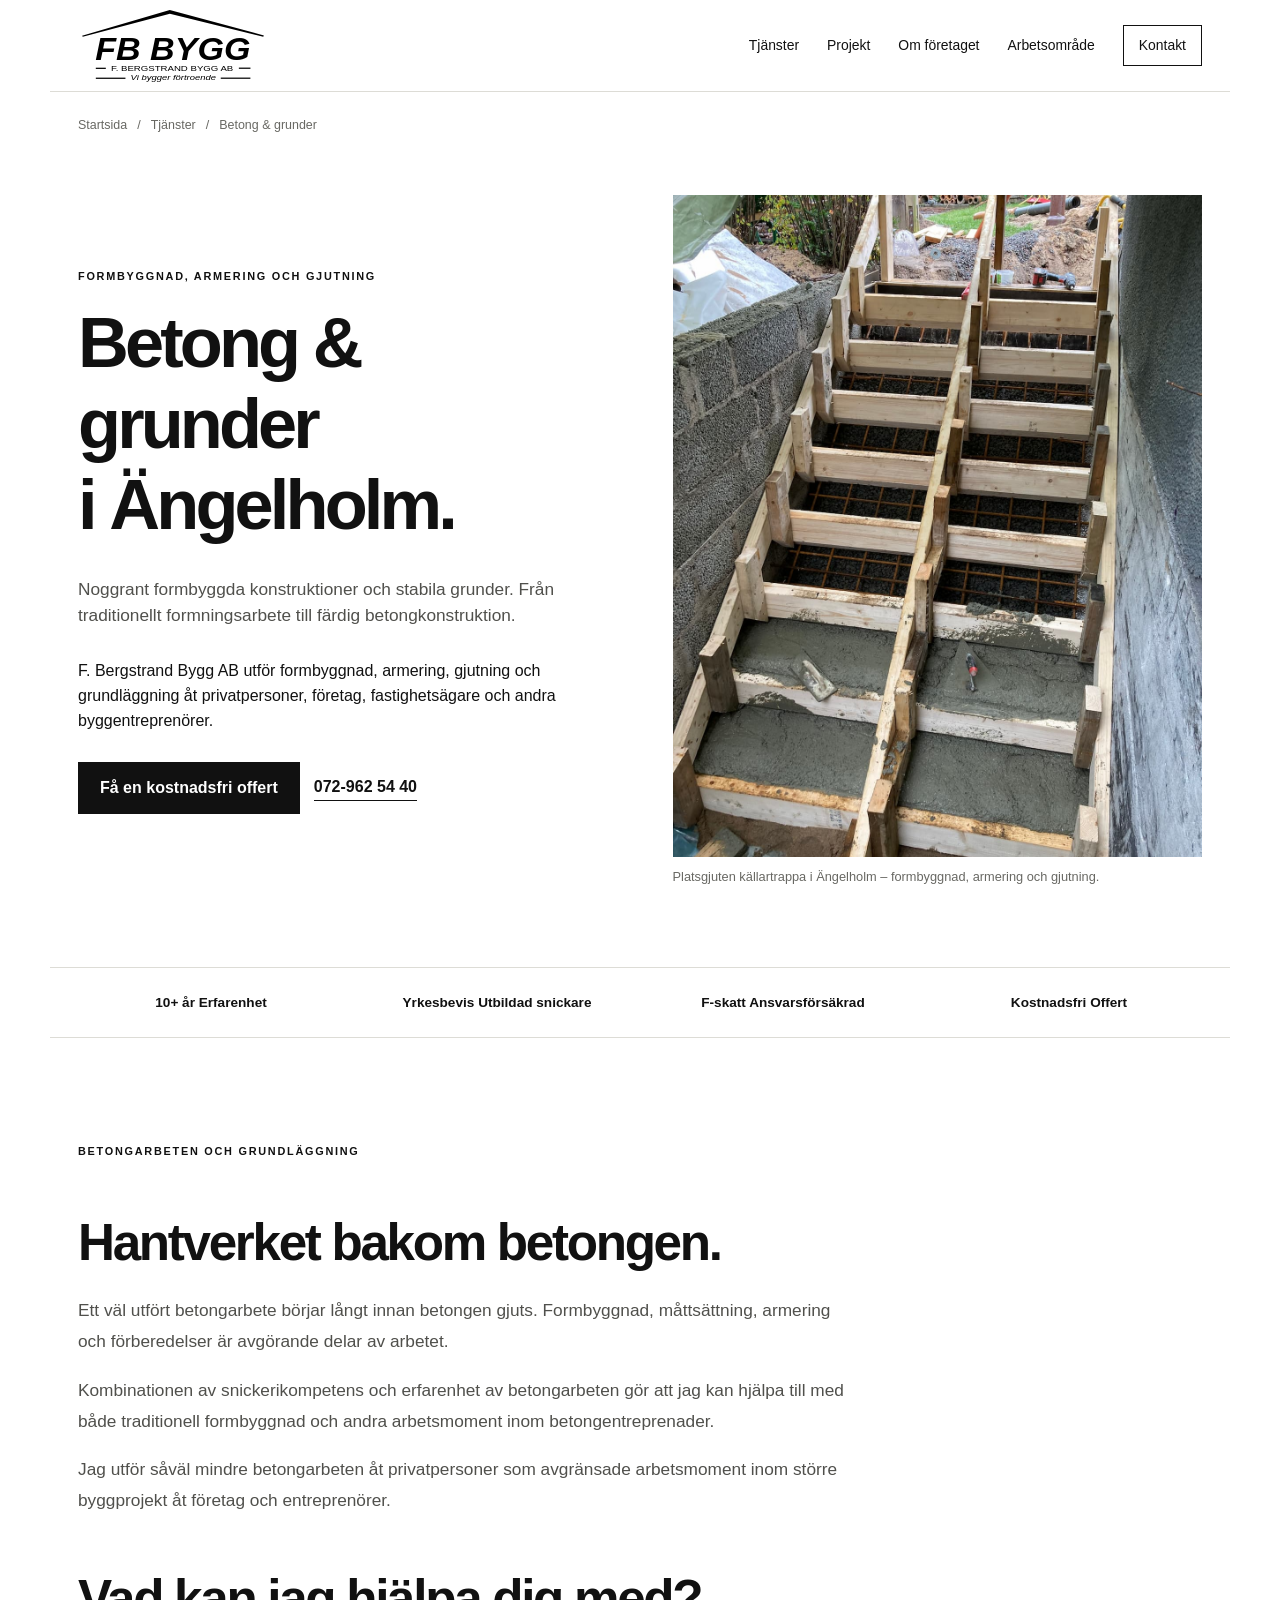
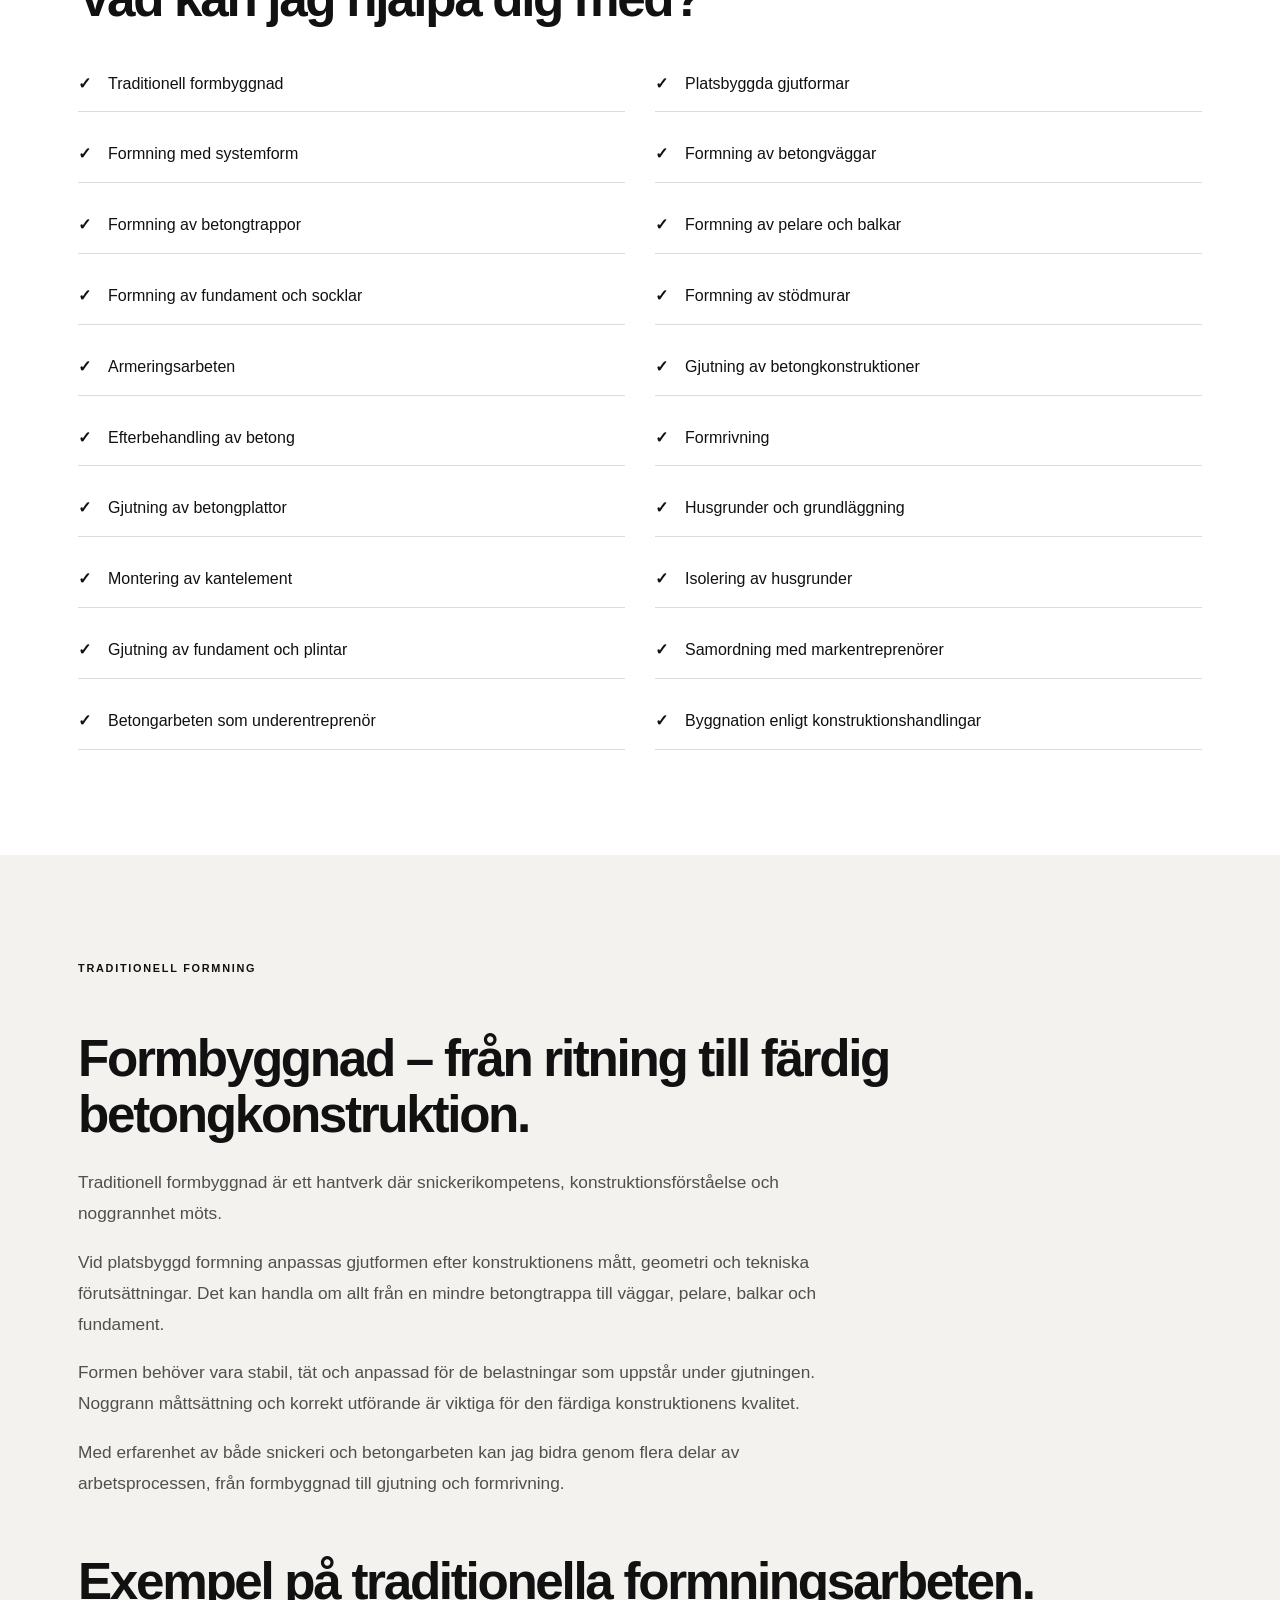
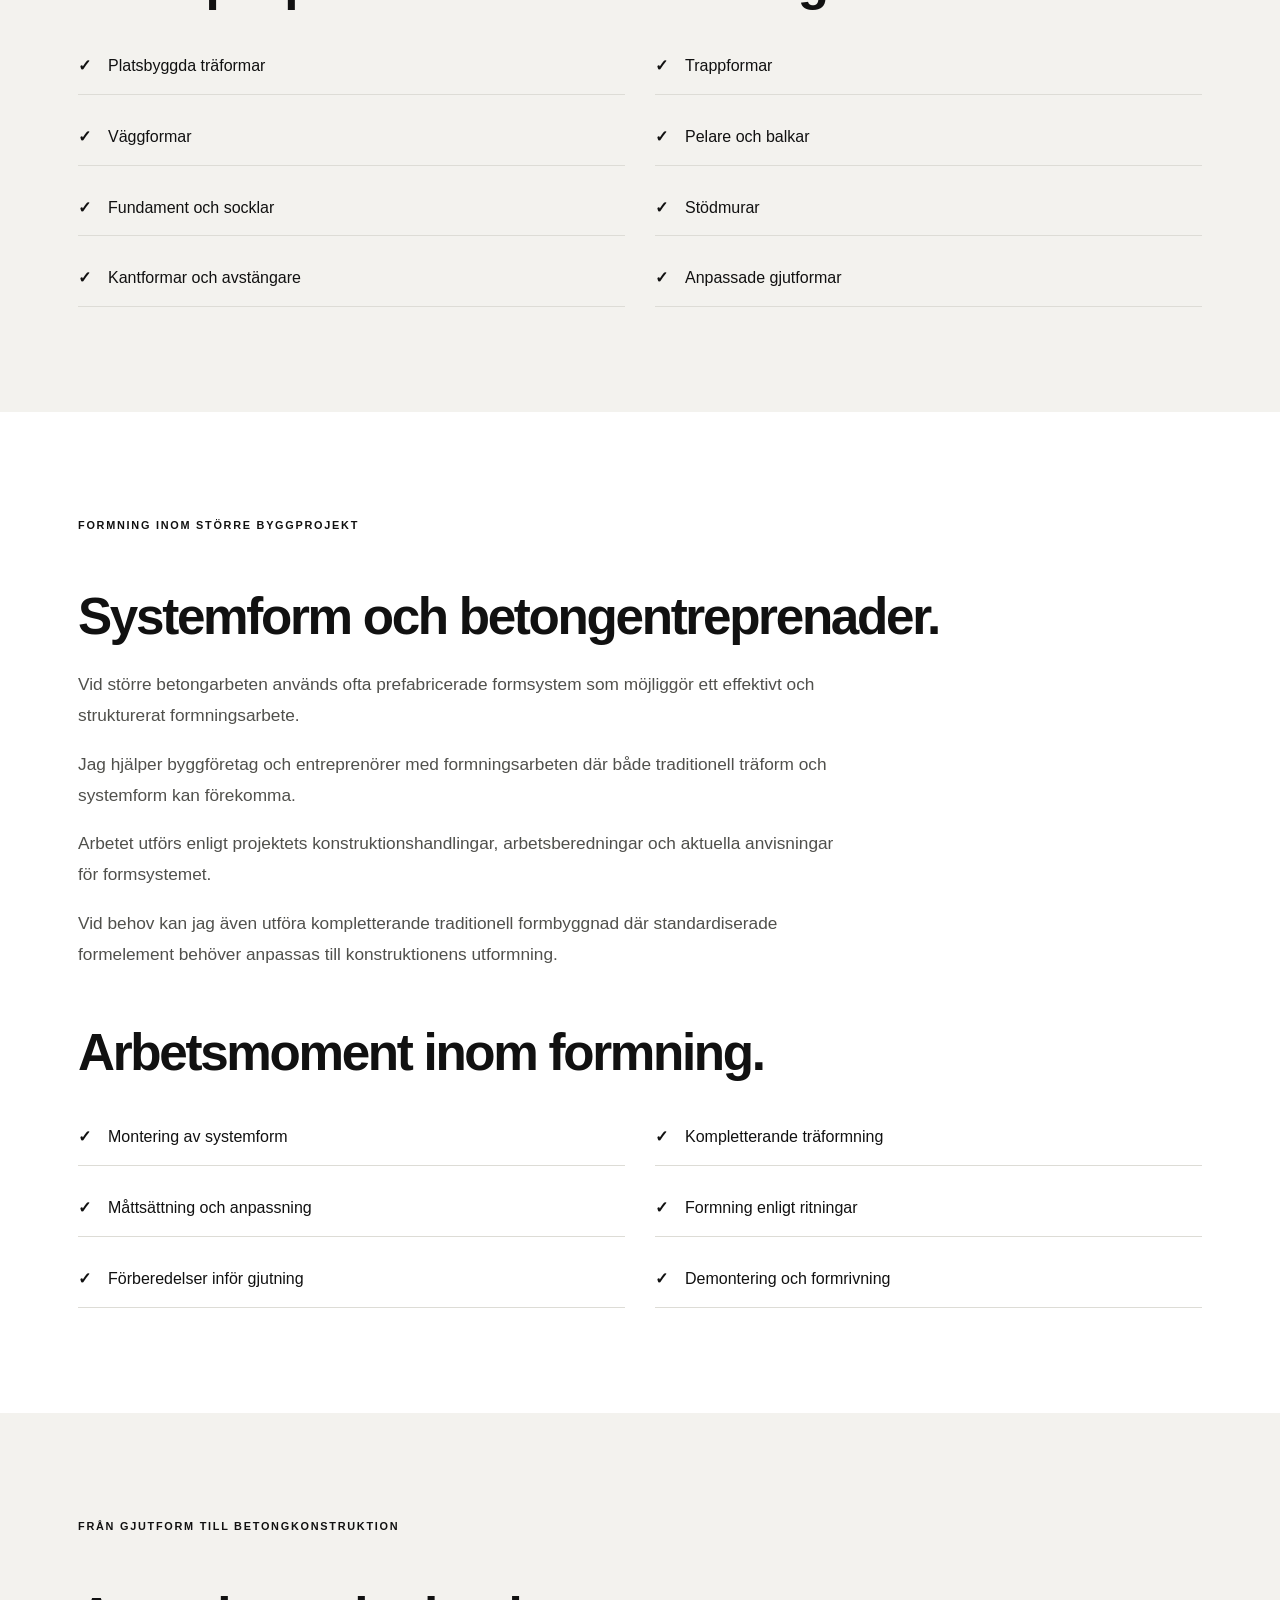
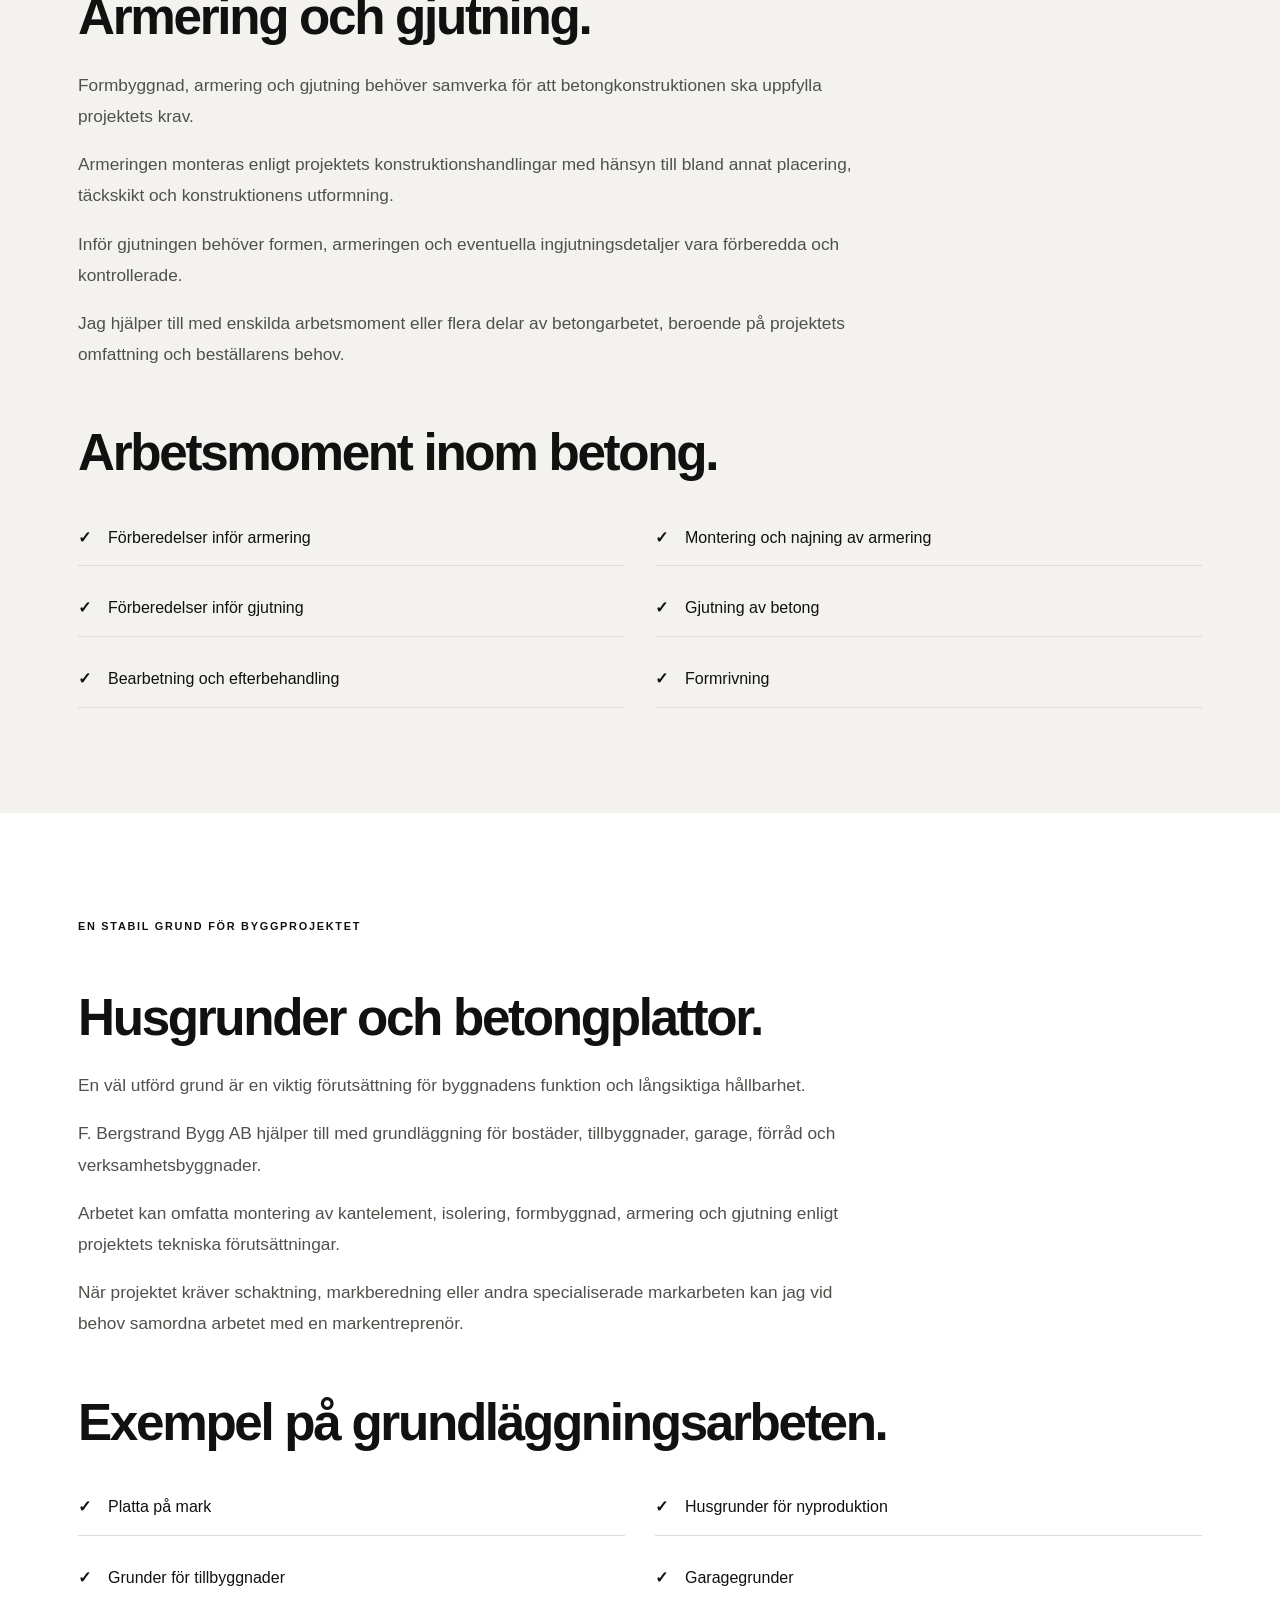
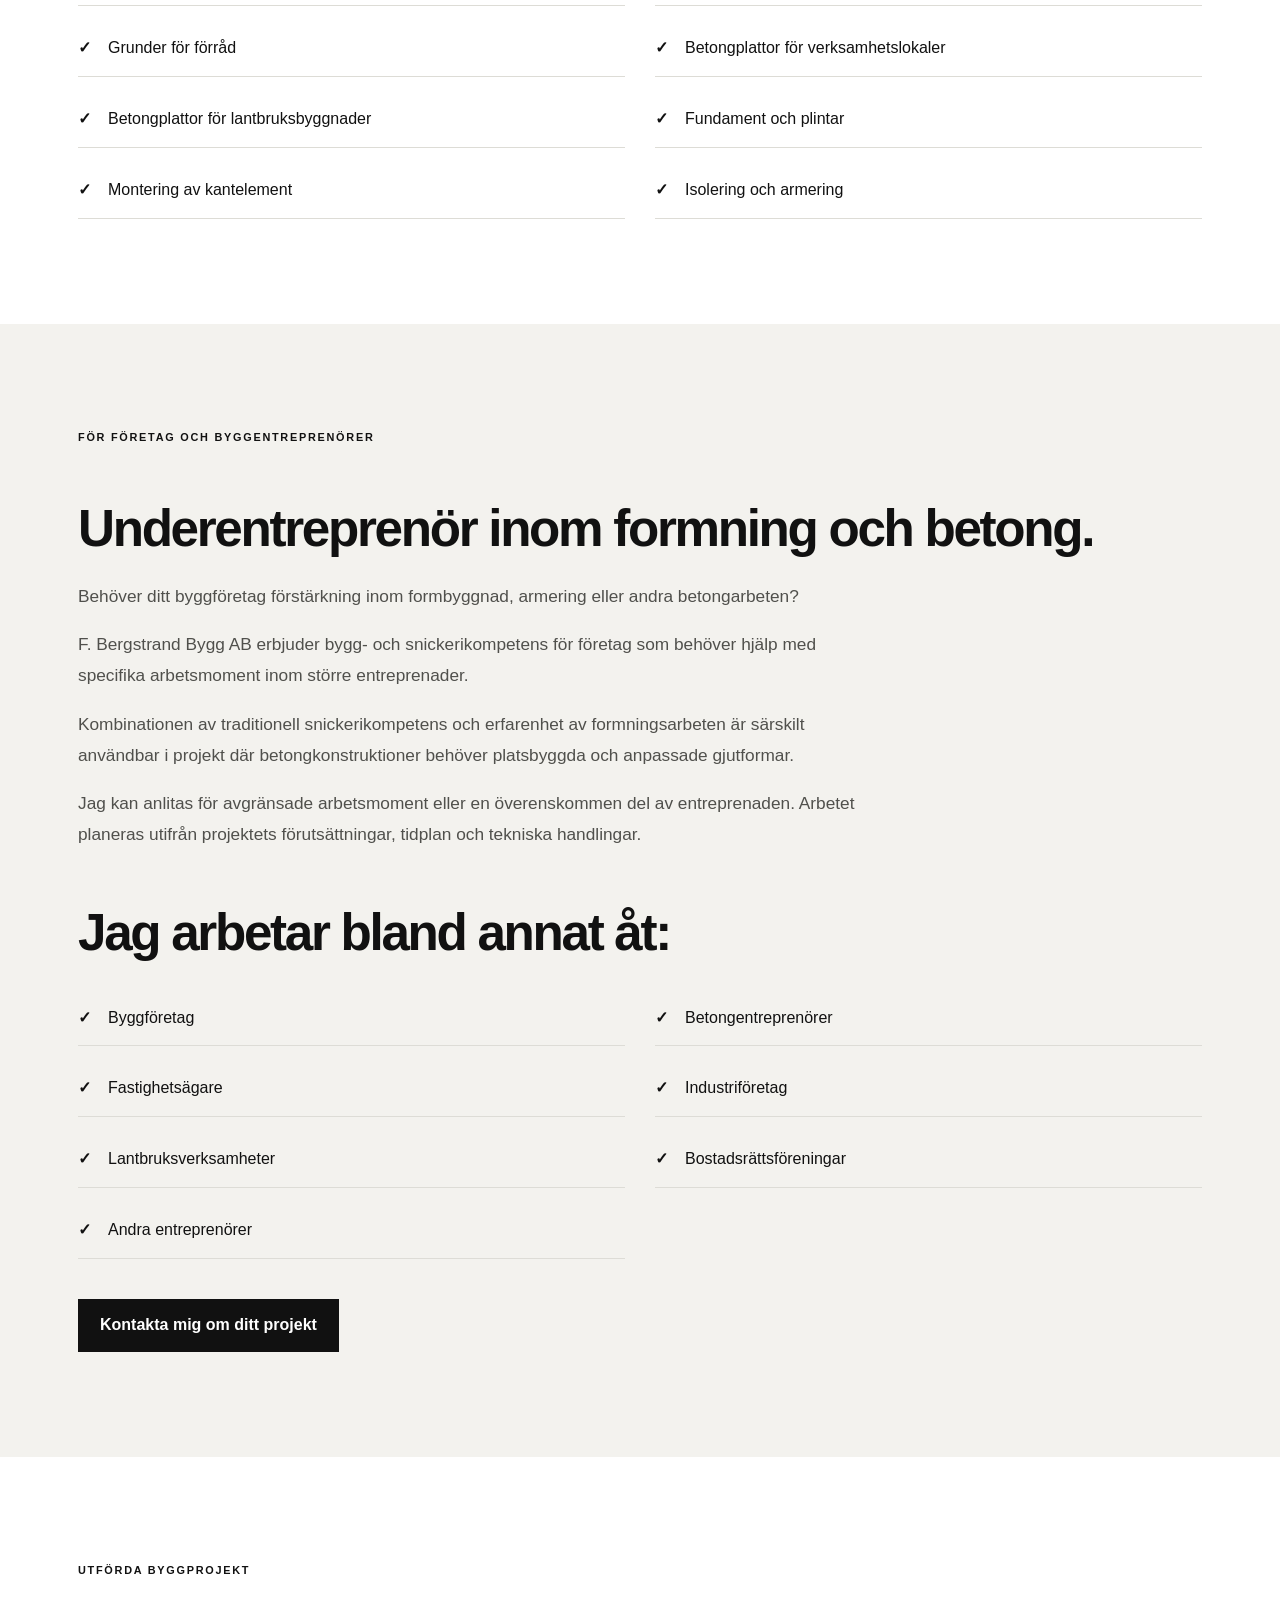
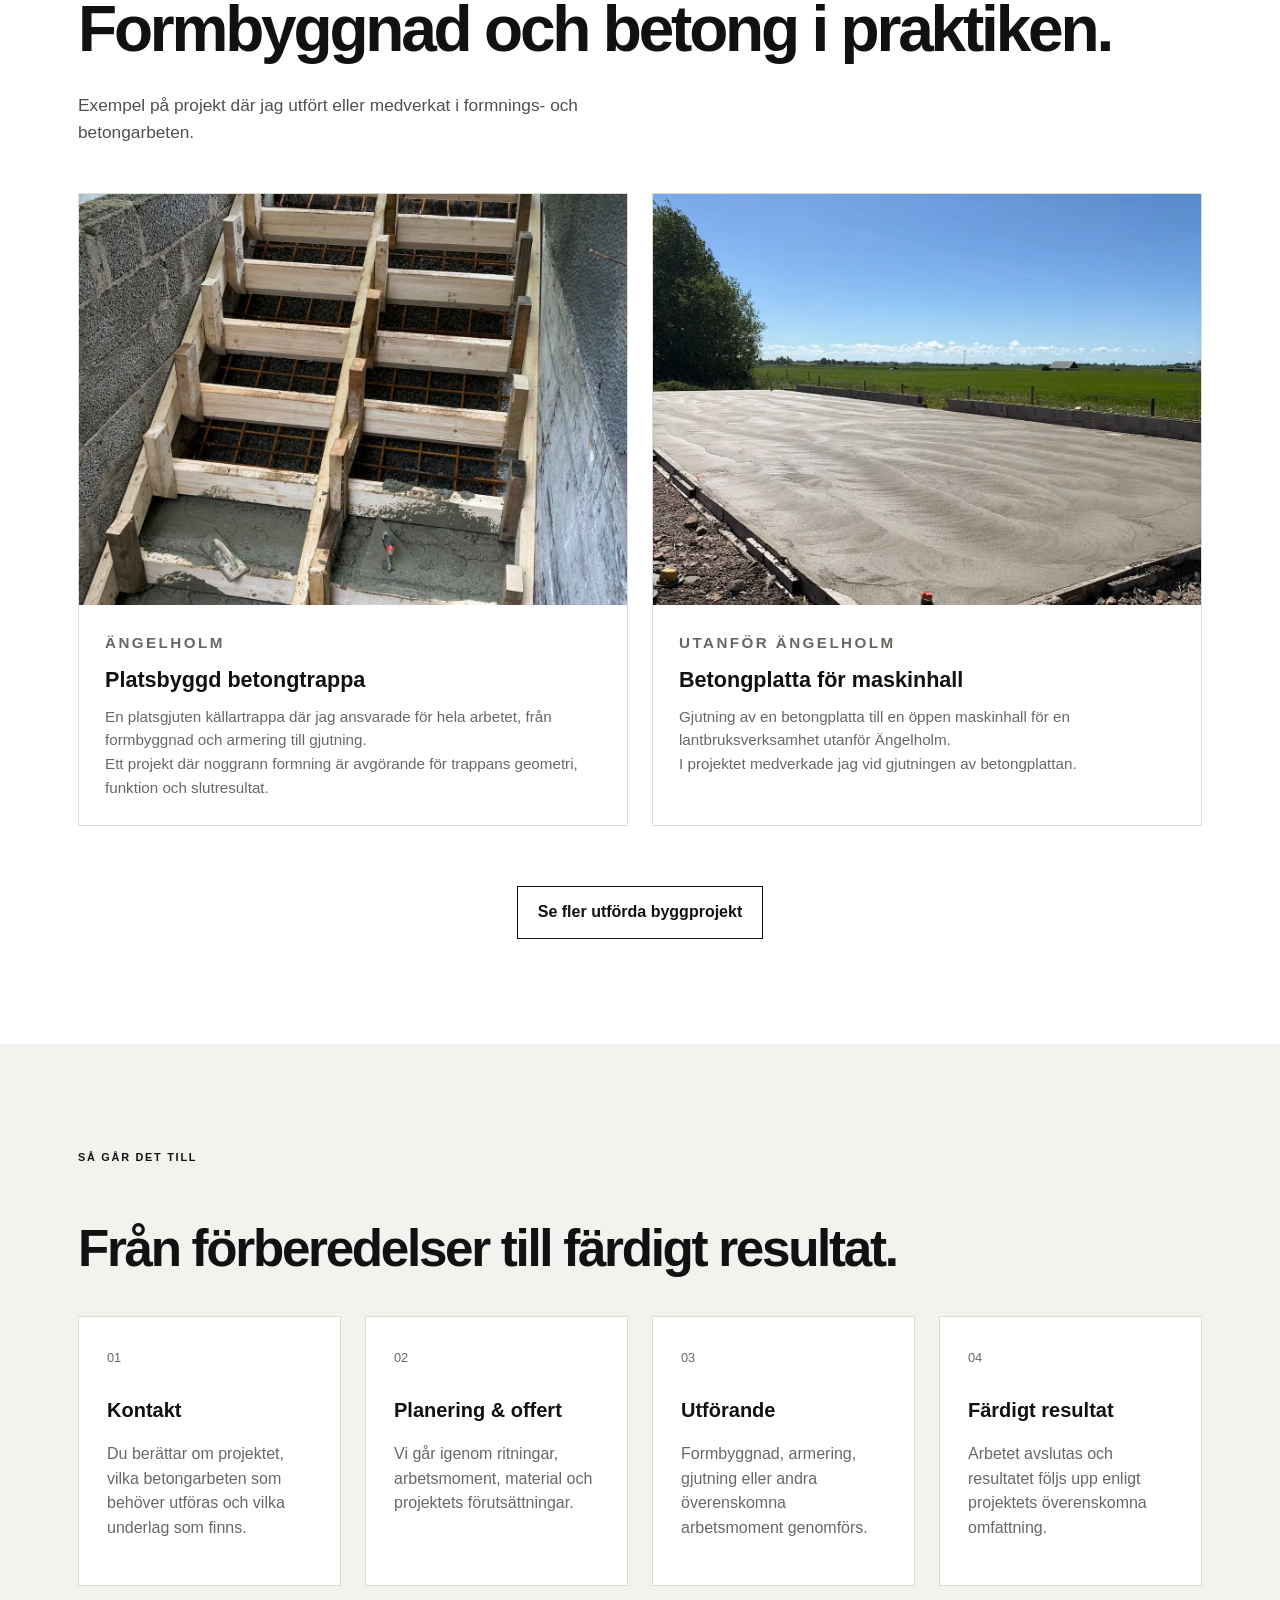
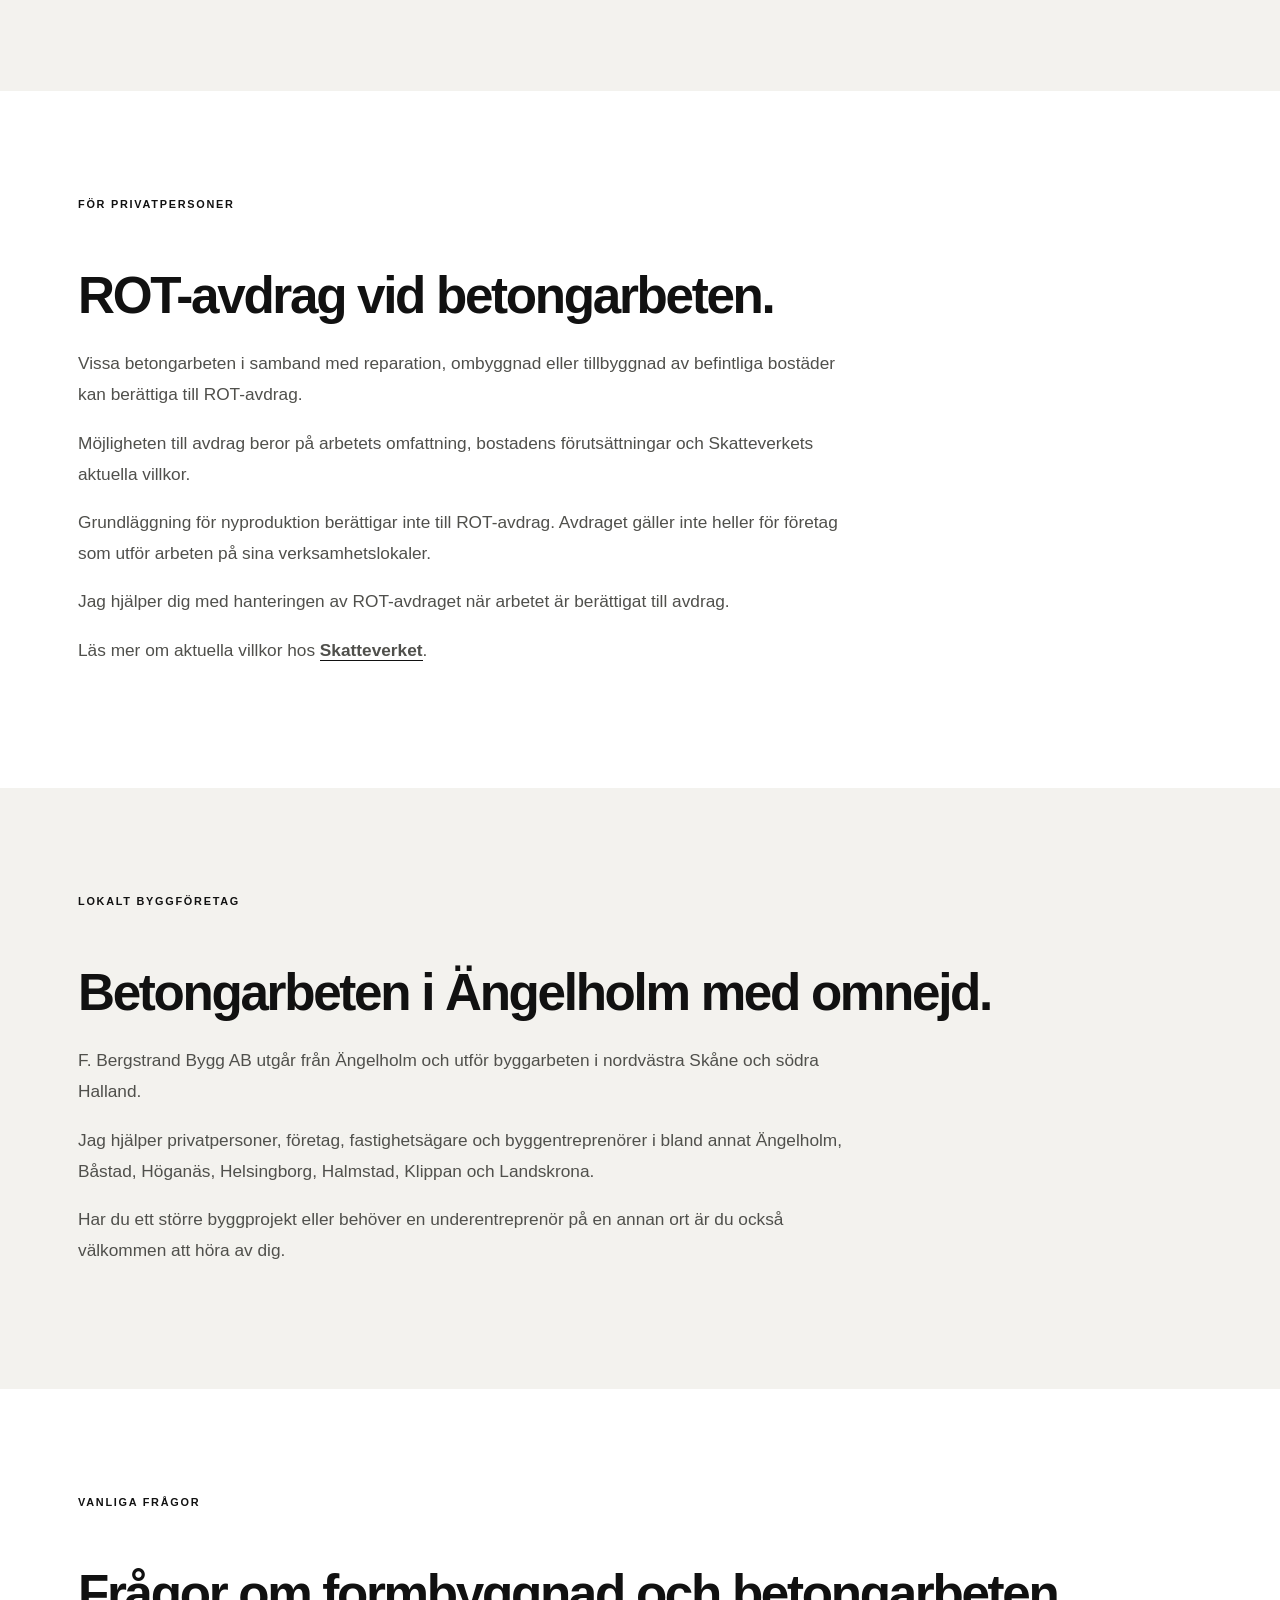
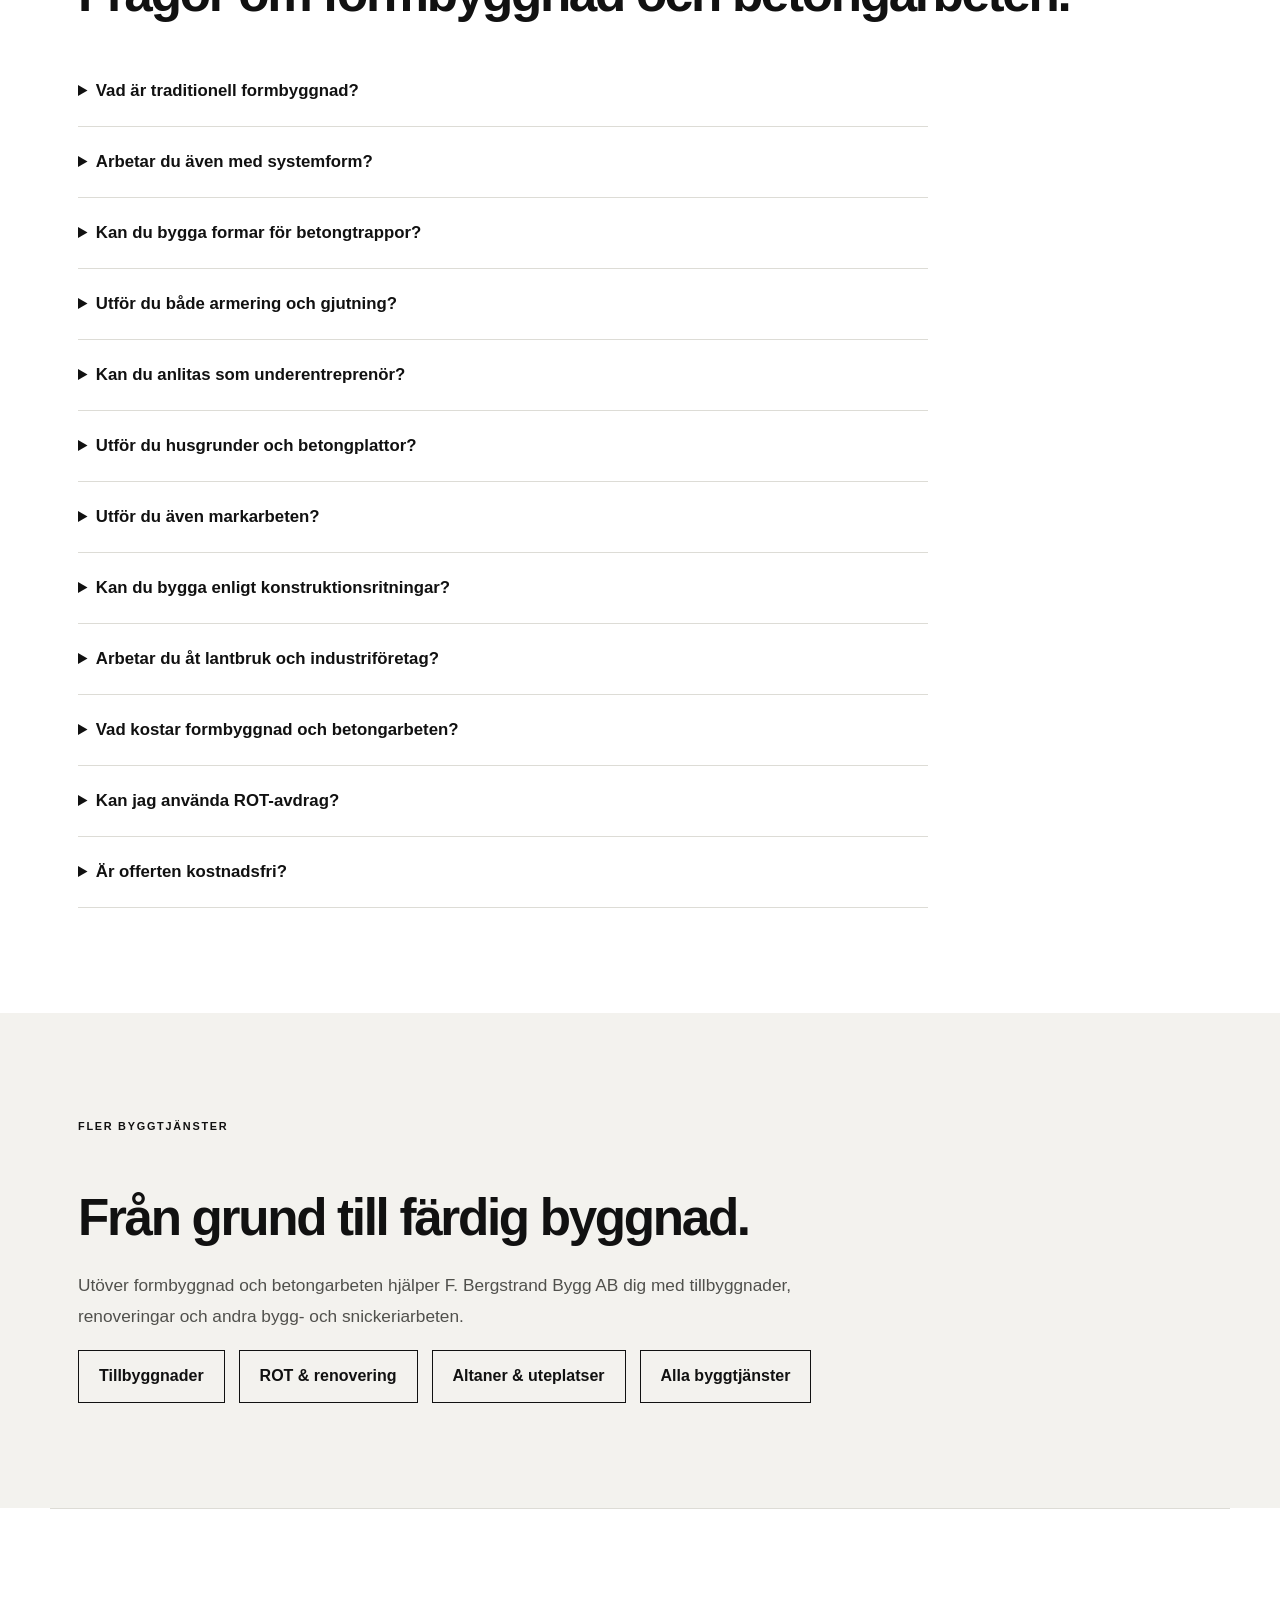
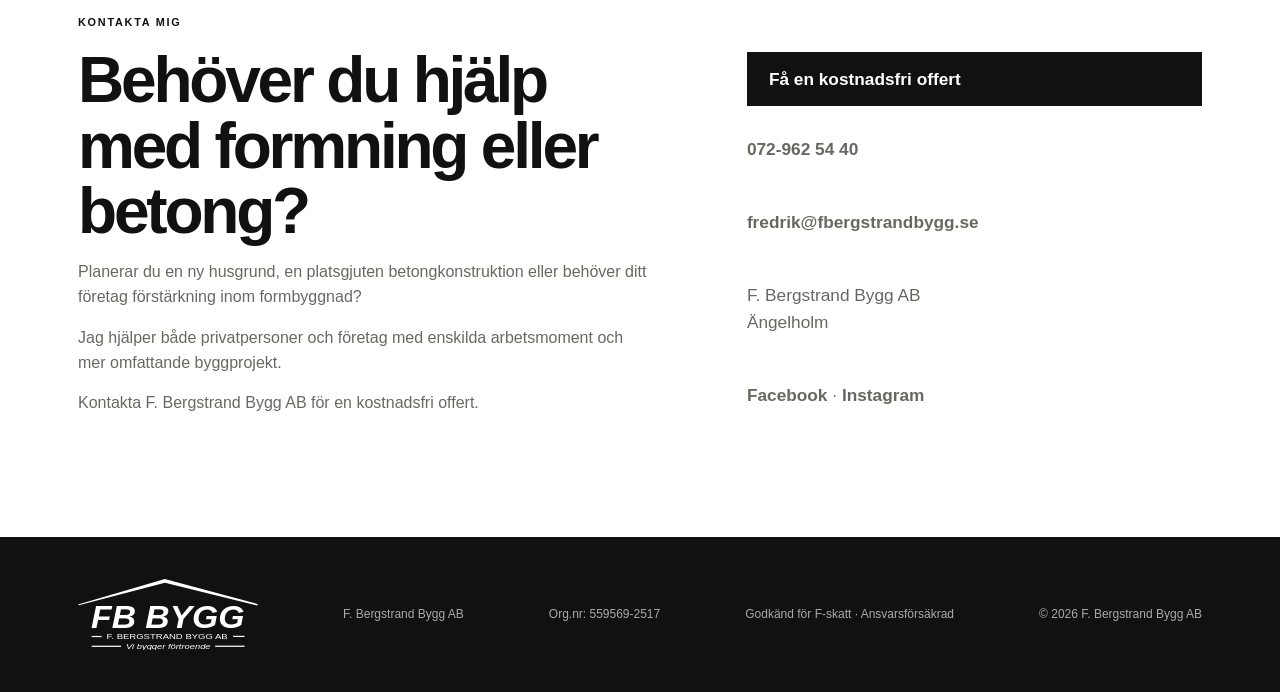
<file: tjanster/betong-grunder/index.html>
<!doctype html>
<html lang="sv">
  <head>
    <meta charset="UTF-8" />
    <meta name="viewport" content="width=device-width, initial-scale=1.0" />

    <title>
      Betongarbeten, formbyggnad &amp; grunder i Ängelholm | F. Bergstrand Bygg
      AB
    </title>

    <meta
      name="description"
      content="Betongarbeten, formbyggnad, armering, gjutning och husgrunder i Ängelholm med omnejd. För privatpersoner, företag och byggentreprenörer."
    />

    <link
      rel="canonical"
      href="https://fbergstrandbygg.se/tjanster/betong-grunder/"
    />

    <meta property="og:type" content="website" />
    <meta property="og:locale" content="sv_SE" />

    <meta
      property="og:title"
      content="Betongarbeten, formbyggnad &amp; grunder i Ängelholm | F. Bergstrand Bygg AB"
    />

    <meta
      property="og:description"
      content="Traditionell formbyggnad, systemform, armering, gjutning och grundläggning. Byggarbeten för privatpersoner, företag och entreprenörer."
    />

    <meta
      property="og:url"
      content="https://fbergstrandbygg.se/tjanster/betong-grunder/"
    />

    <meta
      property="og:image"
      content="https://fbergstrandbygg.se/assets/images/gjuten-kallartrappa.jpg"
    />

    <meta
      property="og:image:alt"
      content="Referensprojekt med platsgjuten betongtrappa i Ängelholm"
    />

    <link rel="icon" type="image/svg+xml" href="/assets/favicon.svg" />
    <link rel="stylesheet" href="../../style.css" />

    <script type="application/ld+json">
      {
        "@context": "https://schema.org",
        "@type": "Service",
        "name": "Betong & grunder",
        "serviceType": "Formbyggnad, betongarbeten och grundläggning",
        "url": "https://fbergstrandbygg.se/tjanster/betong-grunder/",
        "provider": {
          "@type": "GeneralContractor",
          "@id": "https://fbergstrandbygg.se/#foretag",
          "name": "F. Bergstrand Bygg AB",
          "alternateName": "FB Bygg",
          "telephone": "+46729625440",
          "url": "https://fbergstrandbygg.se/"
        },
        "areaServed": [
          "Ängelholm",
          "Båstad",
          "Höganäs",
          "Helsingborg",
          "Halmstad",
          "Klippan",
          "Landskrona"
        ]
      }
    </script>
  </head>

  <body>
    <header class="header">
      <a
        class="logo-link"
        href="../../"
        aria-label="F. Bergstrand Bygg AB – Startsida"
      >
        <img
          src="../../assets/logo-white.svg"
          alt="F. Bergstrand Bygg AB"
          class="header-logo"
        />
      </a>

      <a class="mobile-offer" href="#kontakt">Gratis offert</a>

      <button
        class="menu-toggle"
        type="button"
        aria-label="Öppna meny"
        aria-expanded="false"
        aria-controls="main-nav"
      >
        <span></span>
        <span></span>
        <span></span>
      </button>

      <nav id="main-nav" aria-label="Huvudmeny">
        <a href="../../#tjanster">Tjänster</a>
        <a href="../../#projekt">Projekt</a>
        <a href="../../#om">Om företaget</a>
        <a href="../../#arbetsomrade">Arbetsområde</a>
        <a class="nav-button" href="#kontakt">Kontakt</a>
      </nav>
    </header>

    <main id="top">
      <nav class="breadcrumbs" aria-label="Brödsmulor">
        <a href="../../">Startsida</a>
        <span>/</span>
        <a href="../../#tjanster">Tjänster</a>
        <span>/</span>
        <span aria-current="page">Betong &amp; grunder</span>
      </nav>

      <!-- HERO -->

      <section class="service-hero section">
        <div class="hero-copy">
          <p class="eyebrow">Formbyggnad, armering och gjutning</p>

          <h1>Betong &amp; grunder<br />i Ängelholm.</h1>

          <p class="lead">
            Noggrant formbyggda konstruktioner och stabila grunder. Från
            traditionellt formningsarbete till färdig betongkonstruktion.
          </p>

          <p>
            F. Bergstrand Bygg AB utför formbyggnad, armering, gjutning och
            grundläggning åt privatpersoner, företag, fastighetsägare och andra
            byggentreprenörer.
          </p>

          <div class="buttons">
            <a class="button" href="#kontakt"> Få en kostnadsfri offert </a>

            <a class="link" href="tel:+46729625440"> 072-962 54 40 </a>
          </div>
        </div>

        <figure class="service-hero-image">
          <img
            src="../../assets/images/gjuten-kallartrappa.jpg"
            alt="Referensprojekt med platsgjuten källartrappa i Ängelholm"
            fetchpriority="high"
          />

          <figcaption>
            Platsgjuten källartrappa i Ängelholm – formbyggnad, armering och
            gjutning.
          </figcaption>
        </figure>
      </section>

      <!-- TRYGGHET -->

      <section class="trust-strip" aria-label="Trygghet och erfarenhet">
        <div>
          <strong>10+ år</strong>
          <span>Erfarenhet</span>
        </div>

        <div>
          <strong>Yrkesbevis</strong>
          <span>Utbildad snickare</span>
        </div>

        <div>
          <strong>F-skatt</strong>
          <span>Ansvarsförsäkrad</span>
        </div>

        <div>
          <strong>Kostnadsfri</strong>
          <span>Offert</span>
        </div>
      </section>

      <!-- INTRODUKTION -->

      <section class="section service-content">
        <p class="eyebrow">Betongarbeten och grundläggning</p>

        <h2>Hantverket bakom betongen.</h2>

        <p>
          Ett väl utfört betongarbete börjar långt innan betongen gjuts.
          Formbyggnad, måttsättning, armering och förberedelser är avgörande
          delar av arbetet.
        </p>

        <p>
          Kombinationen av snickerikompetens och erfarenhet av betongarbeten gör
          att jag kan hjälpa till med både traditionell formbyggnad och andra
          arbetsmoment inom betongentreprenader.
        </p>

        <p>
          Jag utför såväl mindre betongarbeten åt privatpersoner som avgränsade
          arbetsmoment inom större byggprojekt åt företag och entreprenörer.
        </p>

        <h2>Vad kan jag hjälpa dig med?</h2>

        <ul class="service-checklist">
          <li>Traditionell formbyggnad</li>
          <li>Platsbyggda gjutformar</li>
          <li>Formning med systemform</li>
          <li>Formning av betongväggar</li>
          <li>Formning av betongtrappor</li>
          <li>Formning av pelare och balkar</li>
          <li>Formning av fundament och socklar</li>
          <li>Formning av stödmurar</li>
          <li>Armeringsarbeten</li>
          <li>Gjutning av betongkonstruktioner</li>
          <li>Efterbehandling av betong</li>
          <li>Formrivning</li>
          <li>Gjutning av betongplattor</li>
          <li>Husgrunder och grundläggning</li>
          <li>Montering av kantelement</li>
          <li>Isolering av husgrunder</li>
          <li>Gjutning av fundament och plintar</li>
          <li>Samordning med markentreprenörer</li>
          <li>Betongarbeten som underentreprenör</li>
          <li>Byggnation enligt konstruktionshandlingar</li>
        </ul>
      </section>

      <!-- TRADITIONELL FORMBYGGNAD -->

      <section class="projects">
        <div class="section service-content">
          <p class="eyebrow">Traditionell formning</p>

          <h2>Formbyggnad – från ritning till färdig betongkonstruktion.</h2>

          <p>
            Traditionell formbyggnad är ett hantverk där snickerikompetens,
            konstruktionsförståelse och noggrannhet möts.
          </p>

          <p>
            Vid platsbyggd formning anpassas gjutformen efter konstruktionens
            mått, geometri och tekniska förutsättningar. Det kan handla om allt
            från en mindre betongtrappa till väggar, pelare, balkar och
            fundament.
          </p>

          <p>
            Formen behöver vara stabil, tät och anpassad för de belastningar som
            uppstår under gjutningen. Noggrann måttsättning och korrekt
            utförande är viktiga för den färdiga konstruktionens kvalitet.
          </p>

          <p>
            Med erfarenhet av både snickeri och betongarbeten kan jag bidra
            genom flera delar av arbetsprocessen, från formbyggnad till gjutning
            och formrivning.
          </p>

          <h2>Exempel på traditionella formningsarbeten.</h2>

          <ul class="service-checklist">
            <li>Platsbyggda träformar</li>
            <li>Trappformar</li>
            <li>Väggformar</li>
            <li>Pelare och balkar</li>
            <li>Fundament och socklar</li>
            <li>Stödmurar</li>
            <li>Kantformar och avstängare</li>
            <li>Anpassade gjutformar</li>
          </ul>
        </div>
      </section>

      <!-- SYSTEMFORM -->

      <section class="section service-content">
        <p class="eyebrow">Formning inom större byggprojekt</p>

        <h2>Systemform och betongentreprenader.</h2>

        <p>
          Vid större betongarbeten används ofta prefabricerade formsystem som
          möjliggör ett effektivt och strukturerat formningsarbete.
        </p>

        <p>
          Jag hjälper byggföretag och entreprenörer med formningsarbeten där
          både traditionell träform och systemform kan förekomma.
        </p>

        <p>
          Arbetet utförs enligt projektets konstruktionshandlingar,
          arbetsberedningar och aktuella anvisningar för formsystemet.
        </p>

        <p>
          Vid behov kan jag även utföra kompletterande traditionell formbyggnad
          där standardiserade formelement behöver anpassas till konstruktionens
          utformning.
        </p>

        <h2>Arbetsmoment inom formning.</h2>

        <ul class="service-checklist">
          <li>Montering av systemform</li>
          <li>Kompletterande träformning</li>
          <li>Måttsättning och anpassning</li>
          <li>Formning enligt ritningar</li>
          <li>Förberedelser inför gjutning</li>
          <li>Demontering och formrivning</li>
        </ul>
      </section>

      <!-- ARMERING OCH GJUTNING -->

      <section class="projects">
        <div class="section service-content">
          <p class="eyebrow">Från gjutform till betongkonstruktion</p>

          <h2>Armering och gjutning.</h2>

          <p>
            Formbyggnad, armering och gjutning behöver samverka för att
            betongkonstruktionen ska uppfylla projektets krav.
          </p>

          <p>
            Armeringen monteras enligt projektets konstruktionshandlingar med
            hänsyn till bland annat placering, täckskikt och konstruktionens
            utformning.
          </p>

          <p>
            Inför gjutningen behöver formen, armeringen och eventuella
            ingjutningsdetaljer vara förberedda och kontrollerade.
          </p>

          <p>
            Jag hjälper till med enskilda arbetsmoment eller flera delar av
            betongarbetet, beroende på projektets omfattning och beställarens
            behov.
          </p>

          <h2>Arbetsmoment inom betong.</h2>

          <ul class="service-checklist">
            <li>Förberedelser inför armering</li>
            <li>Montering och najning av armering</li>
            <li>Förberedelser inför gjutning</li>
            <li>Gjutning av betong</li>
            <li>Bearbetning och efterbehandling</li>
            <li>Formrivning</li>
          </ul>
        </div>
      </section>

      <!-- GRUNDLÄGGNING -->

      <section class="section service-content">
        <p class="eyebrow">En stabil grund för byggprojektet</p>

        <h2>Husgrunder och betongplattor.</h2>

        <p>
          En väl utförd grund är en viktig förutsättning för byggnadens funktion
          och långsiktiga hållbarhet.
        </p>

        <p>
          F. Bergstrand Bygg AB hjälper till med grundläggning för bostäder,
          tillbyggnader, garage, förråd och verksamhetsbyggnader.
        </p>

        <p>
          Arbetet kan omfatta montering av kantelement, isolering, formbyggnad,
          armering och gjutning enligt projektets tekniska förutsättningar.
        </p>

        <p>
          När projektet kräver schaktning, markberedning eller andra
          specialiserade markarbeten kan jag vid behov samordna arbetet med en
          markentreprenör.
        </p>

        <h2>Exempel på grundläggningsarbeten.</h2>

        <ul class="service-checklist">
          <li>Platta på mark</li>
          <li>Husgrunder för nyproduktion</li>
          <li>Grunder för tillbyggnader</li>
          <li>Garagegrunder</li>
          <li>Grunder för förråd</li>
          <li>Betongplattor för verksamhetslokaler</li>
          <li>Betongplattor för lantbruksbyggnader</li>
          <li>Fundament och plintar</li>
          <li>Montering av kantelement</li>
          <li>Isolering och armering</li>
        </ul>
      </section>

      <!-- FÖRETAG OCH ENTREPRENAD -->

      <section class="projects">
        <div class="section service-content">
          <p class="eyebrow">För företag och byggentreprenörer</p>

          <h2>Underentreprenör inom formning och betong.</h2>

          <p>
            Behöver ditt byggföretag förstärkning inom formbyggnad, armering
            eller andra betongarbeten?
          </p>

          <p>
            F. Bergstrand Bygg AB erbjuder bygg- och snickerikompetens för
            företag som behöver hjälp med specifika arbetsmoment inom större
            entreprenader.
          </p>

          <p>
            Kombinationen av traditionell snickerikompetens och erfarenhet av
            formningsarbeten är särskilt användbar i projekt där
            betongkonstruktioner behöver platsbyggda och anpassade gjutformar.
          </p>

          <p>
            Jag kan anlitas för avgränsade arbetsmoment eller en överenskommen
            del av entreprenaden. Arbetet planeras utifrån projektets
            förutsättningar, tidplan och tekniska handlingar.
          </p>

          <h2>Jag arbetar bland annat åt:</h2>

          <ul class="service-checklist">
            <li>Byggföretag</li>
            <li>Betongentreprenörer</li>
            <li>Fastighetsägare</li>
            <li>Industriföretag</li>
            <li>Lantbruksverksamheter</li>
            <li>Bostadsrättsföreningar</li>
            <li>Andra entreprenörer</li>
          </ul>

          <div class="buttons">
            <a class="button" href="#kontakt"> Kontakta mig om ditt projekt </a>
          </div>
        </div>
      </section>

      <!-- REFERENSPROJEKT -->

      <section class="section project-section">
        <p class="eyebrow">Utförda byggprojekt</p>

        <h2>Formbyggnad och betong i praktiken.</h2>

        <p class="lead">
          Exempel på projekt där jag utfört eller medverkat i formnings- och
          betongarbeten.
        </p>

        <div class="reference-grid reference-grid--two">
          <article class="reference-card">
            <img
              src="../../assets/images/gjuten-kallartrappa.jpg"
              alt="Platsgjuten källartrappa med traditionell formbyggnad i Ängelholm"
              loading="lazy"
            />

            <div class="reference-copy">
              <p class="eyebrow">Ängelholm</p>

              <h3>Platsbyggd betongtrappa</h3>

              <p>
                En platsgjuten källartrappa där jag ansvarade för hela arbetet,
                från formbyggnad och armering till gjutning.
              </p>

              <p>
                Ett projekt där noggrann formning är avgörande för trappans
                geometri, funktion och slutresultat.
              </p>
            </div>
          </article>

          <article class="reference-card">
            <img
              src="../../assets/images/gjuten-platta.webp"
              alt="Gjutning av betongplatta för en öppen maskinhall utanför Ängelholm"
              loading="lazy"
            />

            <div class="reference-copy">
              <p class="eyebrow">Utanför Ängelholm</p>

              <h3>Betongplatta för maskinhall</h3>

              <p>
                Gjutning av en betongplatta till en öppen maskinhall för en
                lantbruksverksamhet utanför Ängelholm.
              </p>

              <p>I projektet medverkade jag vid gjutningen av betongplattan.</p>
            </div>
          </article>
        </div>

        <div class="project-cta">
          <a class="button-outline" href="../../#projekt">
            Se fler utförda byggprojekt
          </a>
        </div>
      </section>

      <!-- ARBETSPROCESS -->

      <section class="projects">
        <div class="section service-content">
          <p class="eyebrow">Så går det till</p>

          <h2>Från förberedelser till färdigt resultat.</h2>

          <div class="process-grid">
            <article>
              <span>01</span>

              <h3>Kontakt</h3>

              <p>
                Du berättar om projektet, vilka betongarbeten som behöver
                utföras och vilka underlag som finns.
              </p>
            </article>

            <article>
              <span>02</span>

              <h3>Planering &amp; offert</h3>

              <p>
                Vi går igenom ritningar, arbetsmoment, material och projektets
                förutsättningar.
              </p>
            </article>

            <article>
              <span>03</span>

              <h3>Utförande</h3>

              <p>
                Formbyggnad, armering, gjutning eller andra överenskomna
                arbetsmoment genomförs.
              </p>
            </article>

            <article>
              <span>04</span>

              <h3>Färdigt resultat</h3>

              <p>
                Arbetet avslutas och resultatet följs upp enligt projektets
                överenskomna omfattning.
              </p>
            </article>
          </div>
        </div>
      </section>

      <!-- ROT -->

      <section class="section service-content">
        <p class="eyebrow">För privatpersoner</p>

        <h2>ROT-avdrag vid betongarbeten.</h2>

        <p>
          Vissa betongarbeten i samband med reparation, ombyggnad eller
          tillbyggnad av befintliga bostäder kan berättiga till ROT-avdrag.
        </p>

        <p>
          Möjligheten till avdrag beror på arbetets omfattning, bostadens
          förutsättningar och Skatteverkets aktuella villkor.
        </p>

        <p>
          Grundläggning för nyproduktion berättigar inte till ROT-avdrag.
          Avdraget gäller inte heller för företag som utför arbeten på sina
          verksamhetslokaler.
        </p>

        <p>
          Jag hjälper dig med hanteringen av ROT-avdraget när arbetet är
          berättigat till avdrag.
        </p>

        <p>
          Läs mer om aktuella villkor hos
          <a
            class="link"
            href="https://www.skatteverket.se/"
            target="_blank"
            rel="noopener noreferrer"
            >Skatteverket</a
          >.
        </p>
      </section>

      <!-- ARBETSOMRÅDE -->

      <section class="projects">
        <div class="section service-content">
          <p class="eyebrow">Lokalt byggföretag</p>

          <h2>Betongarbeten i Ängelholm med omnejd.</h2>

          <p>
            F. Bergstrand Bygg AB utgår från Ängelholm och utför byggarbeten i
            nordvästra Skåne och södra Halland.
          </p>

          <p>
            Jag hjälper privatpersoner, företag, fastighetsägare och
            byggentreprenörer i bland annat Ängelholm, Båstad, Höganäs,
            Helsingborg, Halmstad, Klippan och Landskrona.
          </p>

          <p>
            Har du ett större byggprojekt eller behöver en underentreprenör på
            en annan ort är du också välkommen att höra av dig.
          </p>
        </div>
      </section>

      <!-- VANLIGA FRÅGOR -->

      <section class="section service-content">
        <p class="eyebrow">Vanliga frågor</p>

        <h2>Frågor om formbyggnad och betongarbeten.</h2>

        <div class="faq">
          <details>
            <summary>Vad är traditionell formbyggnad?</summary>

            <p>
              Traditionell formbyggnad innebär att gjutformen byggs och anpassas
              på plats efter betongkonstruktionens mått och utformning. Ofta
              används träreglar, formplywood och andra lämpliga formmaterial.
            </p>
          </details>

          <details>
            <summary>Arbetar du även med systemform?</summary>

            <p>
              Ja. Jag utför även formningsarbeten med systemform inom
              byggprojekt, enligt projektets förutsättningar och aktuella
              systemanvisningar.
            </p>
          </details>

          <details>
            <summary>Kan du bygga formar för betongtrappor?</summary>

            <p>
              Ja. Jag hjälper till med traditionell formbyggnad för platsgjutna
              betongtrappor samt tillhörande armerings- och gjutningsarbeten.
            </p>
          </details>

          <details>
            <summary>Utför du både armering och gjutning?</summary>

            <p>
              Ja. Jag utför formbyggnad, armering och gjutning enligt projektets
              tekniska förutsättningar och överenskommen omfattning.
            </p>
          </details>

          <details>
            <summary>Kan du anlitas som underentreprenör?</summary>

            <p>
              Ja. Jag hjälper byggföretag och betongentreprenörer med enskilda
              arbetsmoment eller avgränsade delar av större entreprenader.
            </p>
          </details>

          <details>
            <summary>Utför du husgrunder och betongplattor?</summary>

            <p>
              Ja. Jag hjälper till med grundläggning för bostäder,
              tillbyggnader, garage, förråd och verksamhetsbyggnader.
            </p>
          </details>

          <details>
            <summary>Utför du även markarbeten?</summary>

            <p>
              Mitt huvudsakliga arbetsområde är byggnation, formbyggnad,
              betongarbeten och grundläggning. Vid behov kan specialiserade
              markarbeten samordnas med en markentreprenör.
            </p>
          </details>

          <details>
            <summary>Kan du bygga enligt konstruktionsritningar?</summary>

            <p>
              Ja. Jag utför formnings- och betongarbeten enligt projektets
              ritningar, konstruktionshandlingar och övriga tekniska
              anvisningar.
            </p>
          </details>

          <details>
            <summary>Arbetar du åt lantbruk och industriföretag?</summary>

            <p>
              Ja. Jag hjälper även företag och lantbruksverksamheter med bygg-
              och betongarbeten anpassade efter projektets omfattning.
            </p>
          </details>

          <details>
            <summary>Vad kostar formbyggnad och betongarbeten?</summary>

            <p>
              Kostnaden beror bland annat på konstruktionens utformning,
              arbetsomfattning, material, formningsmetod och förutsättningarna
              på arbetsplatsen. Kontakta mig för en kostnadsfri offert.
            </p>
          </details>

          <details>
            <summary>Kan jag använda ROT-avdrag?</summary>

            <p>
              Vissa arbeten på befintliga bostäder kan omfattas av ROT-avdrag.
              Det förutsätter att Skatteverkets villkor är uppfyllda.
            </p>
          </details>

          <details>
            <summary>Är offerten kostnadsfri?</summary>

            <p>
              Ja. Du är välkommen att kontakta mig för en kostnadsfri offert
              utan köpkrav.
            </p>
          </details>
        </div>
      </section>

      <!-- RELATERADE TJÄNSTER -->

      <section class="projects">
        <div class="section service-content">
          <p class="eyebrow">Fler byggtjänster</p>

          <h2>Från grund till färdig byggnad.</h2>

          <p>
            Utöver formbyggnad och betongarbeten hjälper F. Bergstrand Bygg AB
            dig med tillbyggnader, renoveringar och andra bygg- och
            snickeriarbeten.
          </p>

          <div class="buttons">
            <a class="button-outline" href="../tillbyggnader/">
              Tillbyggnader
            </a>

            <a class="button-outline" href="../renovering/">
              ROT &amp; renovering
            </a>

            <a class="button-outline" href="../altaner/">
              Altaner &amp; uteplatser
            </a>

            <a class="button-outline" href="../../#tjanster">
              Alla byggtjänster
            </a>
          </div>
        </div>
      </section>

      <!-- KONTAKT -->

      <section id="kontakt" class="contact section">
        <div>
          <p class="eyebrow">Kontakta mig</p>

          <h2>Behöver du hjälp med formning eller betong?</h2>

          <p class="muted">
            Planerar du en ny husgrund, en platsgjuten betongkonstruktion eller
            behöver ditt företag förstärkning inom formbyggnad?
          </p>

          <p class="muted">
            Jag hjälper både privatpersoner och företag med enskilda
            arbetsmoment och mer omfattande byggprojekt.
          </p>

          <p class="muted">
            Kontakta F. Bergstrand Bygg AB för en kostnadsfri offert.
          </p>
        </div>

        <div class="contact-info">
          <a
            class="button"
            href="mailto:fredrik@fbergstrandbygg.se?subject=Offertf%C3%B6rfr%C3%A5gan%20-%20Betong%20och%20grunder"
          >
            Få en kostnadsfri offert
          </a>

          <p>
            <a href="tel:+46729625440">072-962 54 40</a>
          </p>

          <p>
            <a href="mailto:fredrik@fbergstrandbygg.se">
              fredrik@fbergstrandbygg.se
            </a>
          </p>

          <p>
            F. Bergstrand Bygg AB<br />
            Ängelholm
          </p>

          <p>
            <a
              href="https://www.facebook.com/profile.php?id=61596413686099"
              target="_blank"
              rel="noopener noreferrer"
              >Facebook</a
            >

            ·

            <a
              href="https://www.instagram.com/f.bergstrandbyggab/"
              target="_blank"
              rel="noopener noreferrer"
              >Instagram</a
            >
          </p>
        </div>
      </section>
    </main>

    <footer>
      <a class="footer-logo" href="../../">
        <img
          src="../../assets/logo-white.svg"
          alt="F. Bergstrand Bygg AB"
          class="footer-brand"
        />
      </a>

      <p>F. Bergstrand Bygg AB</p>
      <p>Org.nr: 559569-2517</p>
      <p>Godkänd för F-skatt · Ansvarsförsäkrad</p>
      <p>&copy; 2026 F. Bergstrand Bygg AB</p>
    </footer>

    <script>
      const menuToggle = document.querySelector(".menu-toggle");
      const mainNav = document.querySelector("#main-nav");

      function setMenu(open) {
        mainNav.classList.toggle("is-open", open);

        menuToggle.setAttribute("aria-expanded", String(open));

        menuToggle.setAttribute(
          "aria-label",
          open ? "Stäng meny" : "Öppna meny",
        );
      }

      menuToggle.addEventListener("click", () => {
        setMenu(!mainNav.classList.contains("is-open"));
      });

      mainNav.querySelectorAll("a").forEach((link) => {
        link.addEventListener("click", () => setMenu(false));
      });

      document.addEventListener("keydown", (event) => {
        if (event.key === "Escape" && mainNav.classList.contains("is-open")) {
          setMenu(false);
          menuToggle.focus();
        }
      });
    </script>
  </body>
</html>
</file>
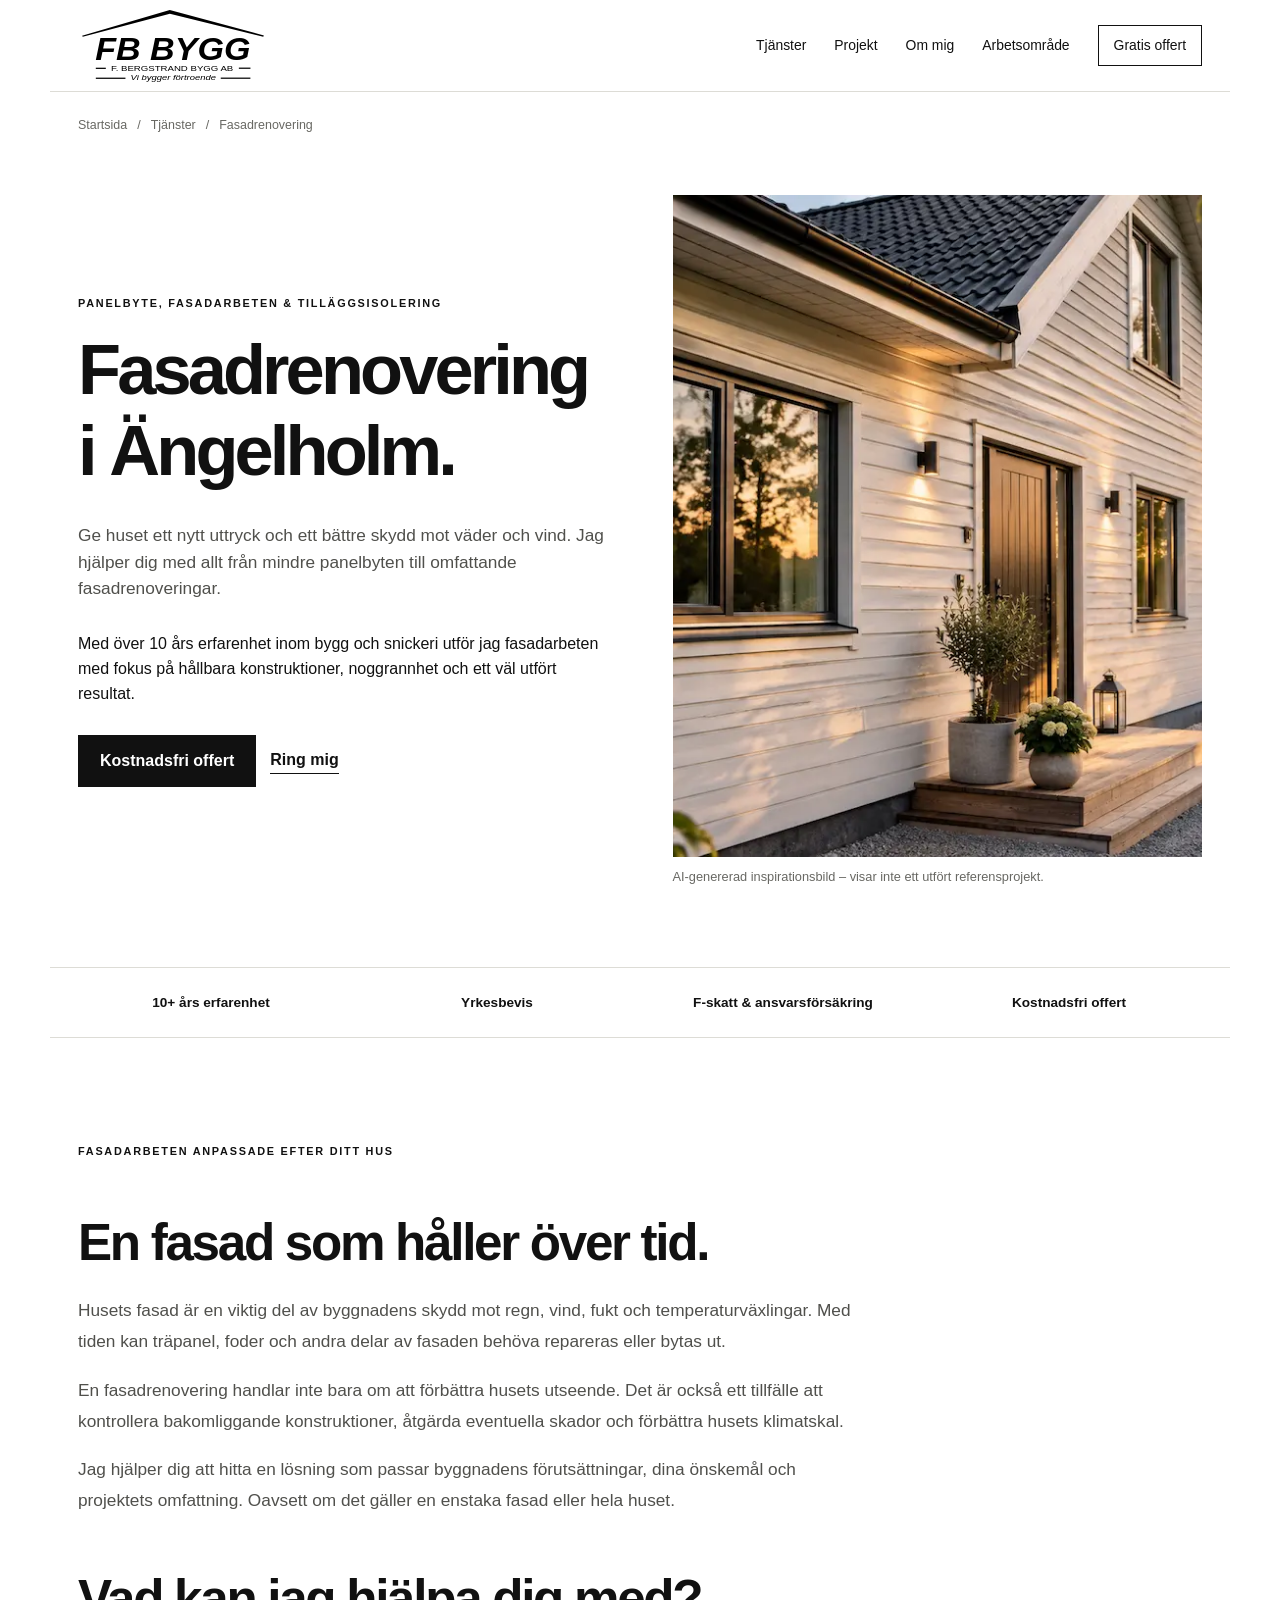
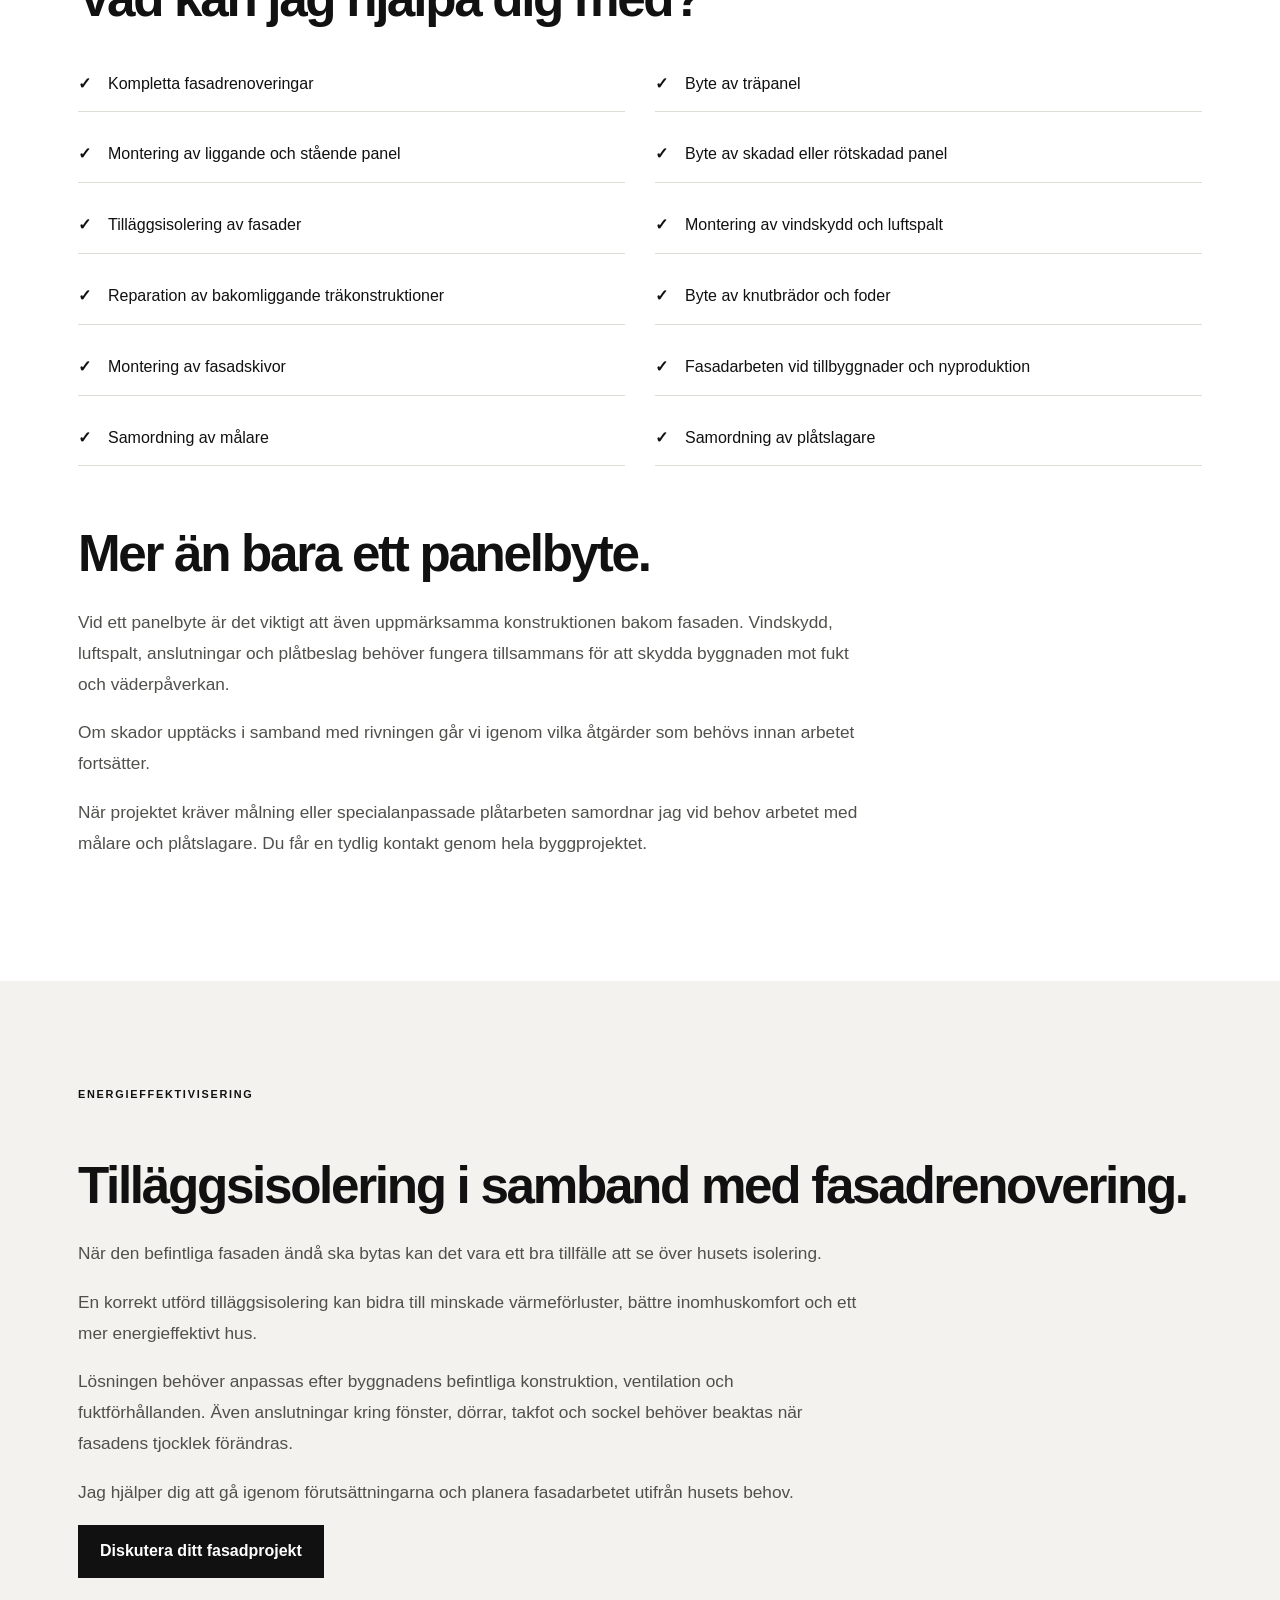
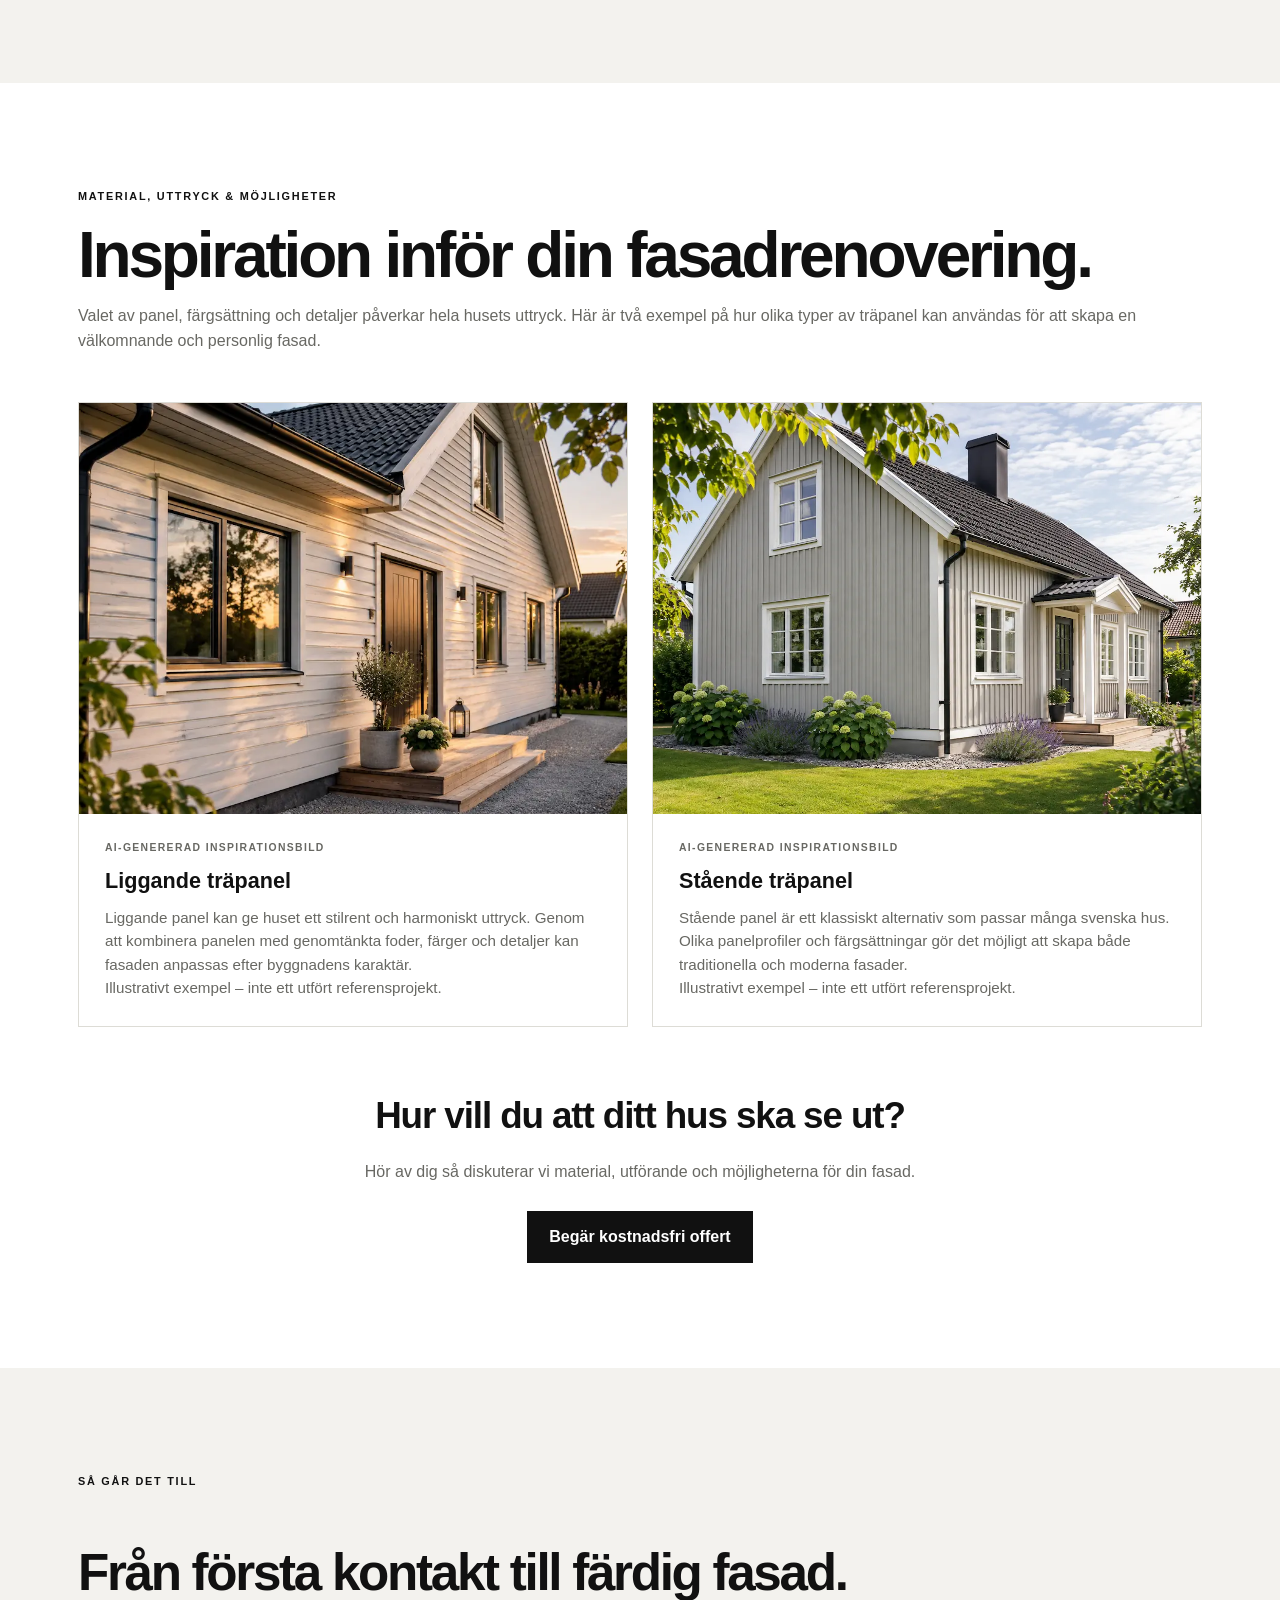
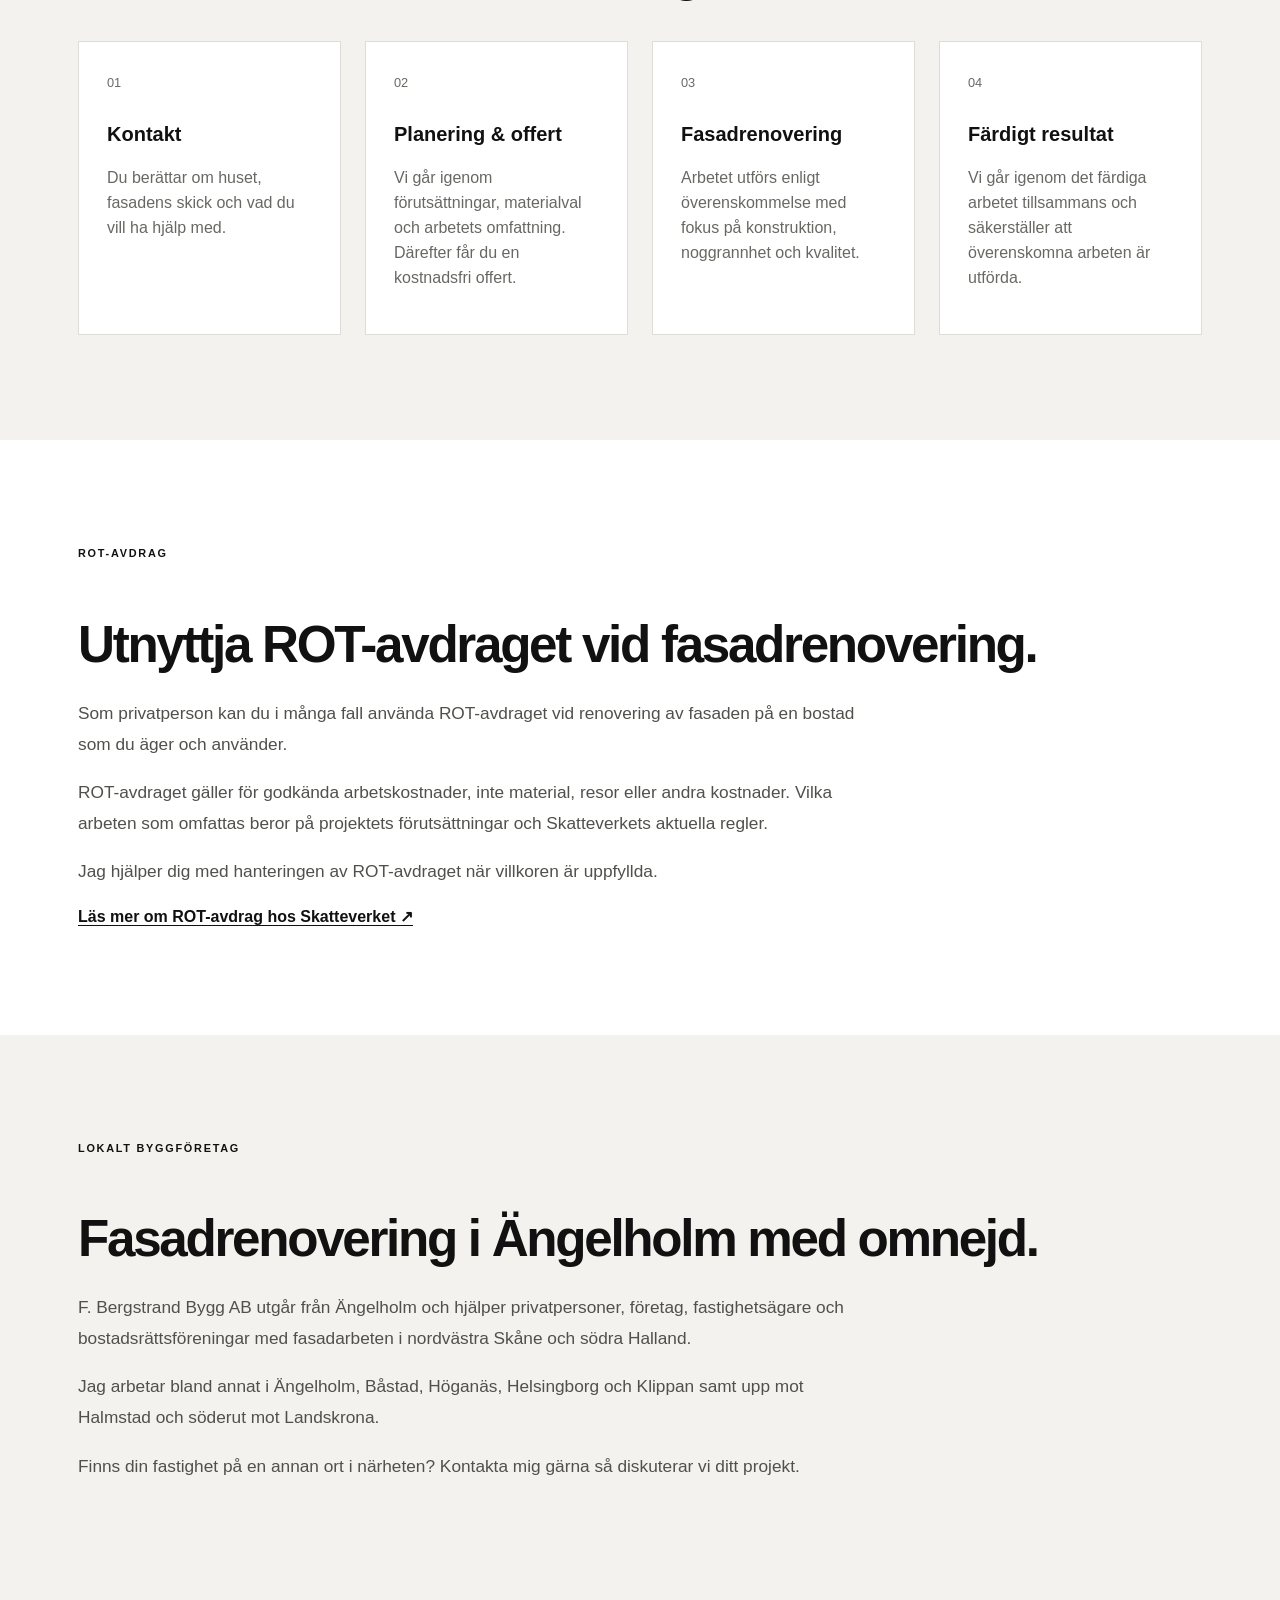
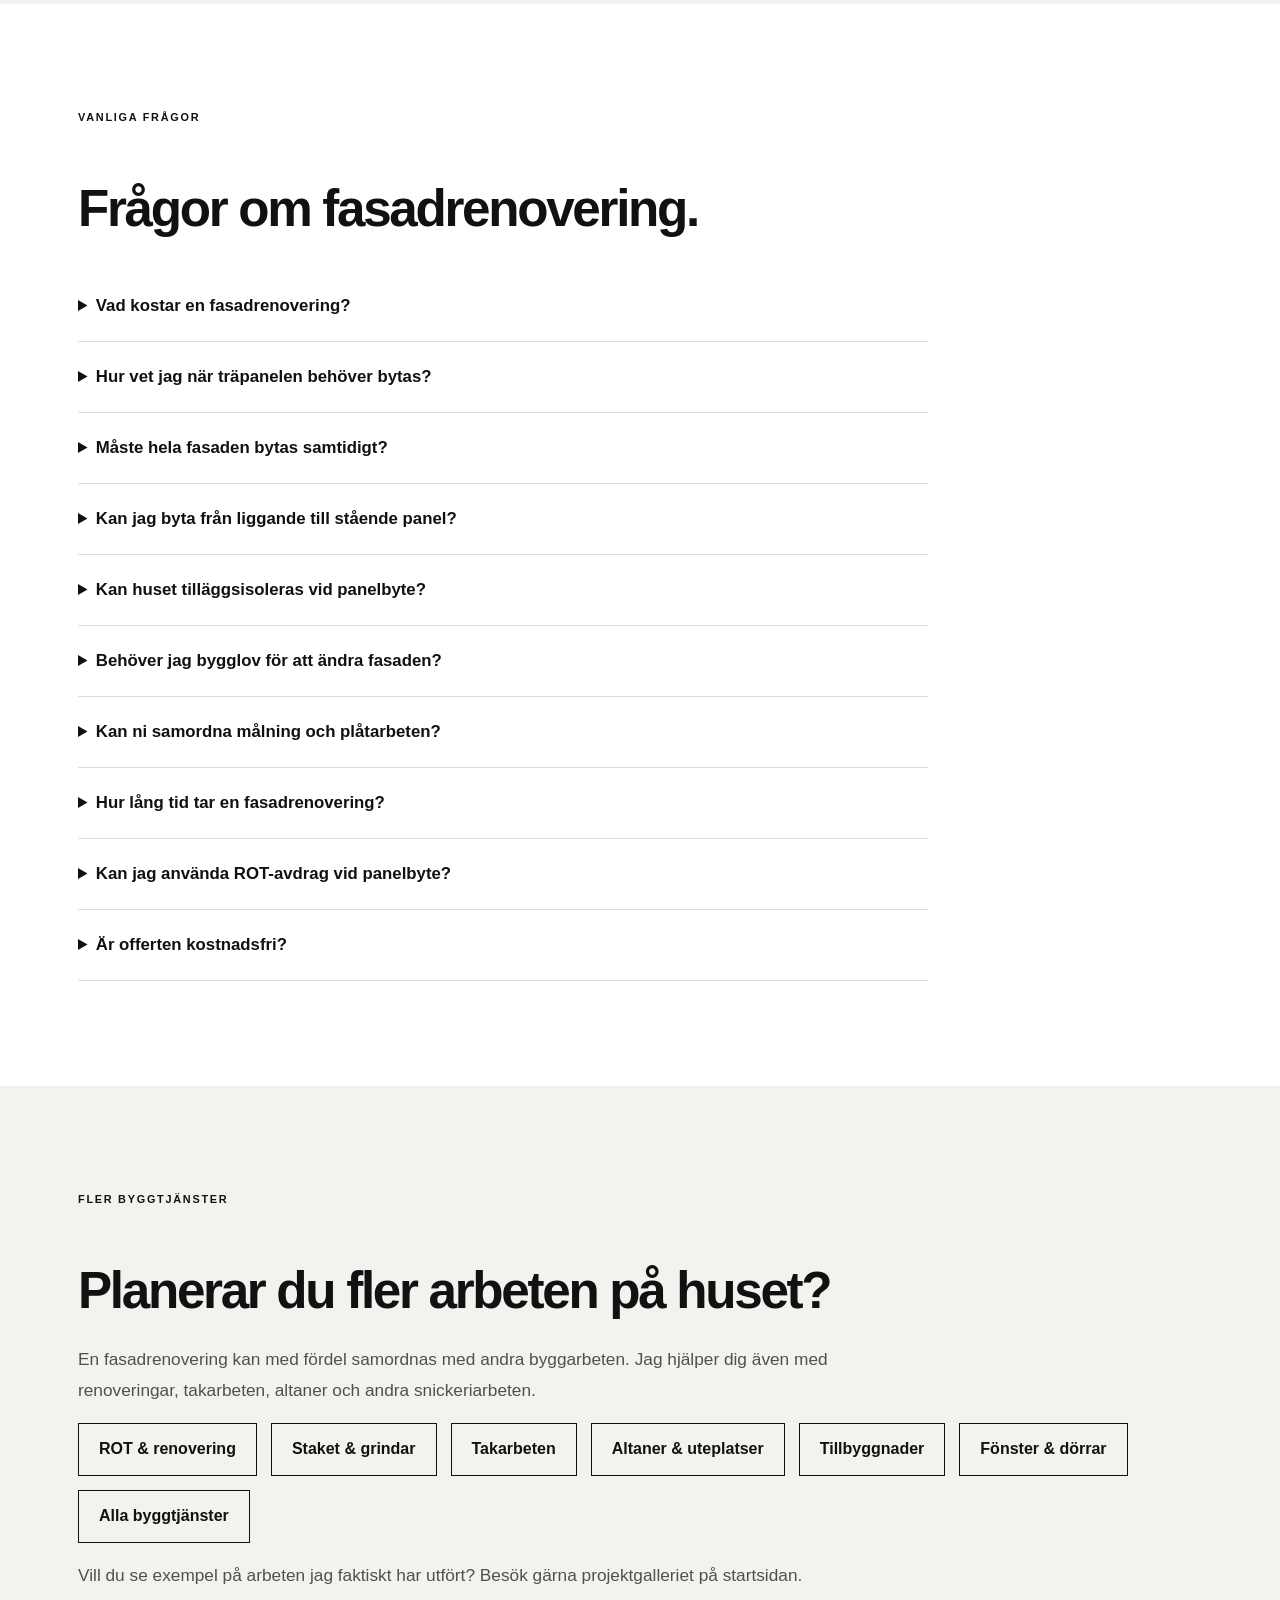
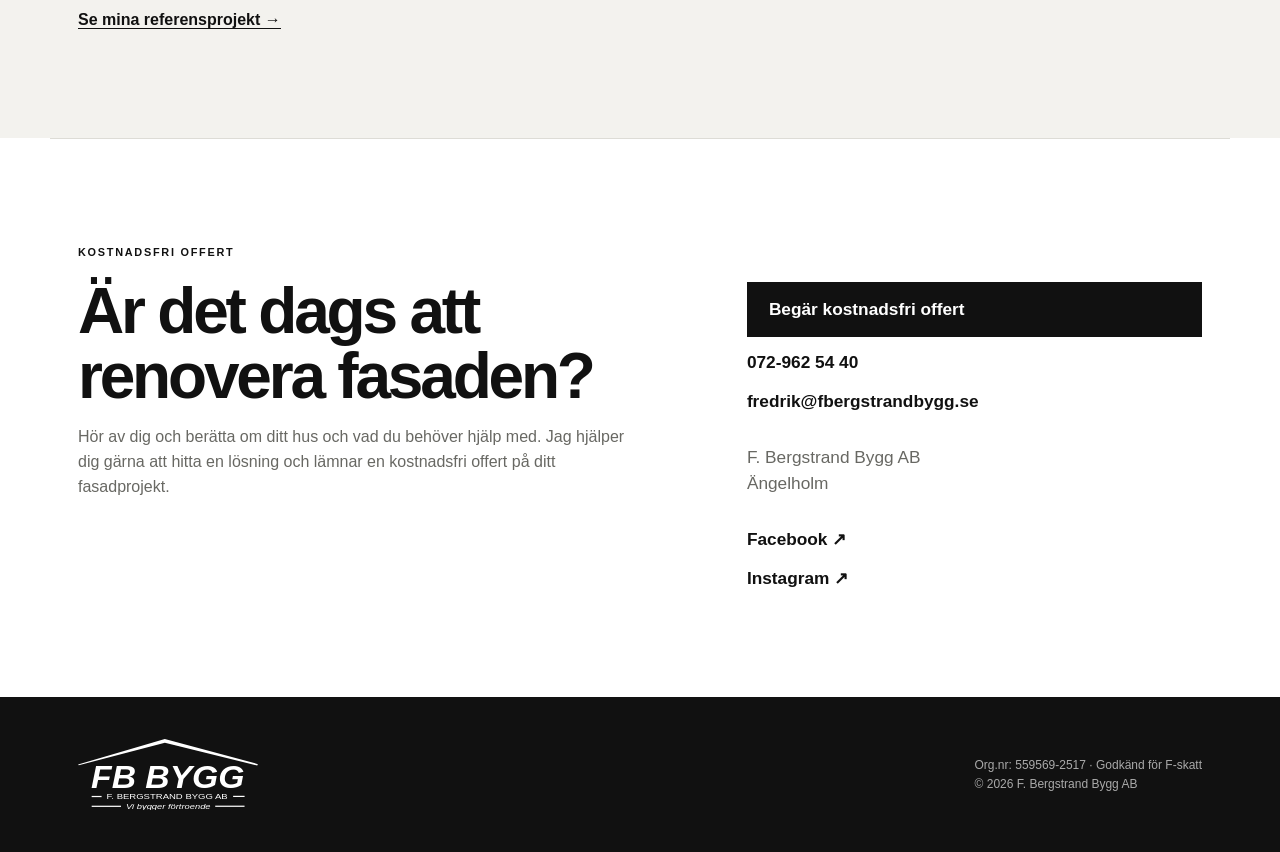
<file: tjanster/fasadrenovering/index.html>
<!doctype html>
<html lang="sv">
  <head>
    <meta charset="utf-8" />
    <meta name="viewport" content="width=device-width, initial-scale=1" />

    <title>
      Fasadrenovering &amp; panelbyte i Ängelholm | F. Bergstrand Bygg AB
    </title>

    <meta
      name="description"
      content="Fasadrenovering och panelbyte i Ängelholm. Jag hjälper dig med träpanel, tilläggsisolering och fasadarbeten. Över 10 års erfarenhet och kostnadsfri offert."
    />

    <link
      rel="canonical"
      href="https://fbergstrandbygg.se/tjanster/fasadrenovering/"
    />

    <meta property="og:type" content="website" />
    <meta property="og:locale" content="sv_SE" />

    <meta
      property="og:title"
      content="Fasadrenovering i Ängelholm | F. Bergstrand Bygg AB"
    />

    <meta
      property="og:description"
      content="Fasadrenovering, panelbyte och tilläggsisolering. Personlig kontakt, gedigen erfarenhet och kostnadsfri offert."
    />

    <meta
      property="og:url"
      content="https://fbergstrandbygg.se/tjanster/fasadrenovering/"
    />

    <meta
      property="og:image"
      content="https://fbergstrandbygg.se/assets/images/fasad-inspiration-01.webp"
    />

    <meta
      property="og:image:alt"
      content="AI-genererad inspirationsbild av en villa med liggande träpanel"
    />

    <link rel="icon" type="image/svg+xml" href="/assets/favicon.svg" />
    <link rel="stylesheet" href="../../style.css" />

    <script type="application/ld+json">
      {
        "@context": "https://schema.org",
        "@type": "Service",
        "name": "Fasadrenovering i Ängelholm",
        "serviceType": "Fasadrenovering, panelbyte och tilläggsisolering",
        "url": "https://fbergstrandbygg.se/tjanster/fasadrenovering/",
        "provider": {
          "@type": "GeneralContractor",
          "@id": "https://fbergstrandbygg.se/#foretag",
          "name": "F. Bergstrand Bygg AB",
          "telephone": "+46729625440",
          "url": "https://fbergstrandbygg.se/"
        },
        "areaServed": [
          "Ängelholm",
          "Båstad",
          "Höganäs",
          "Helsingborg",
          "Klippan",
          "Halmstad",
          "Landskrona"
        ]
      }
    </script>
  </head>

  <body>
    <header class="header">
      <a
        class="logo-link"
        href="../../"
        aria-label="F. Bergstrand Bygg AB – Startsida"
      >
        <img
          src="../../assets/logo-white.svg"
          alt="F. Bergstrand Bygg AB"
          class="header-logo"
        />
      </a>

      <a class="mobile-offer" href="#kontakt">Gratis offert</a>

      <button
        class="menu-toggle"
        type="button"
        aria-label="Öppna meny"
        aria-expanded="false"
        aria-controls="main-nav"
      >
        <span></span>
        <span></span>
        <span></span>
      </button>

      <nav id="main-nav" aria-label="Huvudmeny">
        <a href="../../#tjanster">Tjänster</a>
        <a href="../../#projekt">Projekt</a>
        <a href="../../#om">Om mig</a>
        <a href="../../#arbetsomrade">Arbetsområde</a>
        <a class="nav-button" href="#kontakt">Gratis offert</a>
      </nav>
    </header>

    <main id="top">
      <nav class="breadcrumbs" aria-label="Brödsmulor">
        <a href="../../">Startsida</a>
        <span>/</span>
        <a href="../../#tjanster">Tjänster</a>
        <span>/</span>
        <span aria-current="page">Fasadrenovering</span>
      </nav>

      <section class="service-hero">
        <div class="hero-copy">
          <p class="eyebrow">Panelbyte, fasadarbeten &amp; tilläggsisolering</p>

          <h1>Fasadrenovering<br />i Ängelholm.</h1>

          <p class="lead">
            Ge huset ett nytt uttryck och ett bättre skydd mot väder och vind.
            Jag hjälper dig med allt från mindre panelbyten till omfattande
            fasadrenoveringar.
          </p>

          <p>
            Med över 10 års erfarenhet inom bygg och snickeri utför jag
            fasadarbeten med fokus på hållbara konstruktioner, noggrannhet och
            ett väl utfört resultat.
          </p>

          <div class="buttons">
            <a class="button" href="#kontakt">Kostnadsfri offert</a>
            <a class="link" href="tel:+46729625440">Ring mig</a>
          </div>
        </div>

        <figure class="service-hero-image">
          <img
            src="../../assets/images/fasad-inspiration-01.webp"
            alt="AI-genererad inspiration för en ljus villafasad med liggande träpanel"
            fetchpriority="high"
          />

          <figcaption>
            AI-genererad inspirationsbild – visar inte ett utfört
            referensprojekt.
          </figcaption>
        </figure>
      </section>

      <section class="trust-strip" aria-label="Trygghet och kompetens">
        <div>10+ års erfarenhet</div>
        <div>Yrkesbevis</div>
        <div>F-skatt &amp; ansvarsförsäkring</div>
        <div>Kostnadsfri offert</div>
      </section>

      <section class="section service-content">
        <p class="eyebrow">Fasadarbeten anpassade efter ditt hus</p>

        <h2>En fasad som håller över tid.</h2>

        <p>
          Husets fasad är en viktig del av byggnadens skydd mot regn, vind, fukt
          och temperaturväxlingar. Med tiden kan träpanel, foder och andra delar
          av fasaden behöva repareras eller bytas ut.
        </p>

        <p>
          En fasadrenovering handlar inte bara om att förbättra husets utseende.
          Det är också ett tillfälle att kontrollera bakomliggande
          konstruktioner, åtgärda eventuella skador och förbättra husets
          klimatskal.
        </p>

        <p>
          Jag hjälper dig att hitta en lösning som passar byggnadens
          förutsättningar, dina önskemål och projektets omfattning. Oavsett om
          det gäller en enstaka fasad eller hela huset.
        </p>

        <h2>Vad kan jag hjälpa dig med?</h2>

        <ul class="service-checklist">
          <li>Kompletta fasadrenoveringar</li>
          <li>Byte av träpanel</li>
          <li>Montering av liggande och stående panel</li>
          <li>Byte av skadad eller rötskadad panel</li>
          <li>Tilläggsisolering av fasader</li>
          <li>Montering av vindskydd och luftspalt</li>
          <li>Reparation av bakomliggande träkonstruktioner</li>
          <li>Byte av knutbrädor och foder</li>
          <li>Montering av fasadskivor</li>
          <li>Fasadarbeten vid tillbyggnader och nyproduktion</li>
          <li>Samordning av målare</li>
          <li>Samordning av plåtslagare</li>
        </ul>

        <h2>Mer än bara ett panelbyte.</h2>

        <p>
          Vid ett panelbyte är det viktigt att även uppmärksamma konstruktionen
          bakom fasaden. Vindskydd, luftspalt, anslutningar och plåtbeslag
          behöver fungera tillsammans för att skydda byggnaden mot fukt och
          väderpåverkan.
        </p>

        <p>
          Om skador upptäcks i samband med rivningen går vi igenom vilka
          åtgärder som behövs innan arbetet fortsätter.
        </p>

        <p>
          När projektet kräver målning eller specialanpassade plåtarbeten
          samordnar jag vid behov arbetet med målare och plåtslagare. Du får en
          tydlig kontakt genom hela byggprojektet.
        </p>
      </section>

      <section class="projects">
        <div class="section service-content">
          <p class="eyebrow">Energieffektivisering</p>

          <h2>Tilläggsisolering i samband med fasadrenovering.</h2>

          <p>
            När den befintliga fasaden ändå ska bytas kan det vara ett bra
            tillfälle att se över husets isolering.
          </p>

          <p>
            En korrekt utförd tilläggsisolering kan bidra till minskade
            värmeförluster, bättre inomhuskomfort och ett mer energieffektivt
            hus.
          </p>

          <p>
            Lösningen behöver anpassas efter byggnadens befintliga konstruktion,
            ventilation och fuktförhållanden. Även anslutningar kring fönster,
            dörrar, takfot och sockel behöver beaktas när fasadens tjocklek
            förändras.
          </p>

          <p>
            Jag hjälper dig att gå igenom förutsättningarna och planera
            fasadarbetet utifrån husets behov.
          </p>

          <div class="buttons">
            <a class="button" href="#kontakt"> Diskutera ditt fasadprojekt </a>
          </div>
        </div>
      </section>

      <section class="section project-section">
        <p class="eyebrow">Material, uttryck &amp; möjligheter</p>

        <h2>Inspiration inför din fasadrenovering.</h2>

        <p class="muted">
          Valet av panel, färgsättning och detaljer påverkar hela husets
          uttryck. Här är två exempel på hur olika typer av träpanel kan
          användas för att skapa en välkomnande och personlig fasad.
        </p>

        <div class="reference-grid reference-grid--two">
          <article class="reference-card">
            <img
              src="../../assets/images/fasad-inspiration-01.webp"
              alt="AI-genererad inspirationsbild av en villa med liggande träpanel"
              loading="lazy"
            />

            <div class="reference-copy">
              <span>AI-genererad inspirationsbild</span>

              <h3>Liggande träpanel</h3>

              <p>
                Liggande panel kan ge huset ett stilrent och harmoniskt uttryck.
                Genom att kombinera panelen med genomtänkta foder, färger och
                detaljer kan fasaden anpassas efter byggnadens karaktär.
              </p>

              <p class="muted">
                Illustrativt exempel – inte ett utfört referensprojekt.
              </p>
            </div>
          </article>

          <article class="reference-card">
            <img
              src="../../assets/images/fasad-inspiration-02.webp"
              alt="AI-genererad inspirationsbild av en villa med stående träpanel"
              loading="lazy"
            />

            <div class="reference-copy">
              <span>AI-genererad inspirationsbild</span>

              <h3>Stående träpanel</h3>

              <p>
                Stående panel är ett klassiskt alternativ som passar många
                svenska hus. Olika panelprofiler och färgsättningar gör det
                möjligt att skapa både traditionella och moderna fasader.
              </p>

              <p class="muted">
                Illustrativt exempel – inte ett utfört referensprojekt.
              </p>
            </div>
          </article>
        </div>

        <div class="project-cta">
          <h3>Hur vill du att ditt hus ska se ut?</h3>

          <p>
            Hör av dig så diskuterar vi material, utförande och möjligheterna
            för din fasad.
          </p>

          <a class="button" href="#kontakt">Begär kostnadsfri offert</a>
        </div>
      </section>

      <section class="projects">
        <div class="section service-content">
          <p class="eyebrow">Så går det till</p>

          <h2>Från första kontakt till färdig fasad.</h2>

          <div class="process-grid">
            <article>
              <span>01</span>
              <h3>Kontakt</h3>
              <p>
                Du berättar om huset, fasadens skick och vad du vill ha hjälp
                med.
              </p>
            </article>

            <article>
              <span>02</span>
              <h3>Planering &amp; offert</h3>
              <p>
                Vi går igenom förutsättningar, materialval och arbetets
                omfattning. Därefter får du en kostnadsfri offert.
              </p>
            </article>

            <article>
              <span>03</span>
              <h3>Fasadrenovering</h3>
              <p>
                Arbetet utförs enligt överenskommelse med fokus på konstruktion,
                noggrannhet och kvalitet.
              </p>
            </article>

            <article>
              <span>04</span>
              <h3>Färdigt resultat</h3>
              <p>
                Vi går igenom det färdiga arbetet tillsammans och säkerställer
                att överenskomna arbeten är utförda.
              </p>
            </article>
          </div>
        </div>
      </section>

      <section class="section service-content">
        <p class="eyebrow">ROT-avdrag</p>

        <h2>Utnyttja ROT-avdraget vid fasadrenovering.</h2>

        <p>
          Som privatperson kan du i många fall använda ROT-avdraget vid
          renovering av fasaden på en bostad som du äger och använder.
        </p>

        <p>
          ROT-avdraget gäller för godkända arbetskostnader, inte material, resor
          eller andra kostnader. Vilka arbeten som omfattas beror på projektets
          förutsättningar och Skatteverkets aktuella regler.
        </p>

        <p>
          Jag hjälper dig med hanteringen av ROT-avdraget när villkoren är
          uppfyllda.
        </p>

        <a
          class="link"
          href="https://www.skatteverket.se/"
          target="_blank"
          rel="noopener"
        >
          Läs mer om ROT-avdrag hos Skatteverket ↗
        </a>
      </section>

      <section class="projects">
        <div class="section service-content">
          <p class="eyebrow">Lokalt byggföretag</p>

          <h2>Fasadrenovering i Ängelholm med omnejd.</h2>

          <p>
            F. Bergstrand Bygg AB utgår från Ängelholm och hjälper
            privatpersoner, företag, fastighetsägare och bostadsrättsföreningar
            med fasadarbeten i nordvästra Skåne och södra Halland.
          </p>

          <p>
            Jag arbetar bland annat i Ängelholm, Båstad, Höganäs, Helsingborg
            och Klippan samt upp mot Halmstad och söderut mot Landskrona.
          </p>

          <p>
            Finns din fastighet på en annan ort i närheten? Kontakta mig gärna
            så diskuterar vi ditt projekt.
          </p>
        </div>
      </section>

      <section class="section service-content">
        <p class="eyebrow">Vanliga frågor</p>

        <h2>Frågor om fasadrenovering.</h2>

        <div class="faq">
          <details>
            <summary>Vad kostar en fasadrenovering?</summary>
            <p>
              Kostnaden beror bland annat på fasadens storlek, befintligt skick,
              materialval, tillgänglighet och vilka arbeten som behöver utföras.
              Kontakta mig för en kostnadsfri offert anpassad efter ditt hus.
            </p>
          </details>

          <details>
            <summary>Hur vet jag när träpanelen behöver bytas?</summary>
            <p>
              Sprickor, rötskador, mjukt trä och återkommande fuktproblem kan
              vara tecken på att panelen behöver åtgärdas. I vissa fall räcker
              det att byta enstaka brädor, medan andra fasader behöver en mer
              omfattande renovering.
            </p>
          </details>

          <details>
            <summary>Måste hela fasaden bytas samtidigt?</summary>
            <p>
              Nej, inte alltid. Beroende på fasadens skick kan det vara möjligt
              att renovera en enskild vägg eller byta skadade delar av panelen.
            </p>
          </details>

          <details>
            <summary>Kan jag byta från liggande till stående panel?</summary>
            <p>
              Ja, i många fall. Konstruktionen bakom panelen kan behöva anpassas
              för att säkerställa korrekt infästning, ventilation och fuktskydd.
              Eventuella krav på bygglov behöver också kontrolleras.
            </p>
          </details>

          <details>
            <summary>Kan huset tilläggsisoleras vid panelbyte?</summary>
            <p>
              Ja. Ett panelbyte kan vara ett lämpligt tillfälle att
              tilläggsisolera huset. Vilken lösning som passar bäst beror på den
              befintliga konstruktionen och byggnadens förutsättningar.
            </p>
          </details>

          <details>
            <summary>Behöver jag bygglov för att ändra fasaden?</summary>
            <p>
              Det beror bland annat på byggnaden, området och vilken förändring
              som planeras. Kontakta kommunen vid osäkerhet för att kontrollera
              vilka regler som gäller för din fastighet.
            </p>
          </details>

          <details>
            <summary>Kan ni samordna målning och plåtarbeten?</summary>
            <p>
              Ja. Vid behov samordnar jag arbetet med målare och plåtslagare så
              att de olika arbetsmomenten fungerar tillsammans.
            </p>
          </details>

          <details>
            <summary>Hur lång tid tar en fasadrenovering?</summary>
            <p>
              Tidsåtgången varierar beroende på projektets omfattning, fasadens
              skick, materialleveranser och väderförhållanden. Vi går igenom en
              planerad tidsram inför byggstart.
            </p>
          </details>

          <details>
            <summary>Kan jag använda ROT-avdrag vid panelbyte?</summary>
            <p>
              I många fall omfattas panelbyte och fasadrenovering av
              ROT-avdraget, förutsatt att arbetet och du som beställare
              uppfyller Skatteverkets villkor.
            </p>
          </details>

          <details>
            <summary>Är offerten kostnadsfri?</summary>
            <p>
              Ja. Du är välkommen att kontakta mig för att diskutera ditt
              fasadprojekt och få en kostnadsfri offert.
            </p>
          </details>
        </div>
      </section>

      <section class="projects">
        <div class="section service-content">
          <p class="eyebrow">Fler byggtjänster</p>

          <h2>Planerar du fler arbeten på huset?</h2>

          <p>
            En fasadrenovering kan med fördel samordnas med andra byggarbeten.
            Jag hjälper dig även med renoveringar, takarbeten, altaner och andra
            snickeriarbeten.
          </p>

          <div class="buttons">
            <a class="button-outline" href="../renovering/">
              ROT &amp; renovering
            </a>
            <a class="button-outline" href="../staket-grindar/">
              Staket &amp; grindar
            </a>
            <a class="button-outline" href="../takarbeten/"> Takarbeten </a>

            <a class="button-outline" href="../altaner/">
              Altaner &amp; uteplatser
            </a>
            <a class="button-outline" href="../tillbyggnader/">
              Tillbyggnader
            </a>

            <a class="button-outline" href="../fonster-dorrar/">
              Fönster &amp; dörrar
            </a>

            <a class="button-outline" href="../../#tjanster">
              Alla byggtjänster
            </a>
          </div>

          <p>
            Vill du se exempel på arbeten jag faktiskt har utfört? Besök gärna
            projektgalleriet på startsidan.
          </p>

          <a class="link" href="../../#projekt"> Se mina referensprojekt → </a>
        </div>
      </section>

      <section id="kontakt" class="contact section">
        <div>
          <p class="eyebrow">Kostnadsfri offert</p>

          <h2>Är det dags att renovera fasaden?</h2>

          <p class="muted">
            Hör av dig och berätta om ditt hus och vad du behöver hjälp med. Jag
            hjälper dig gärna att hitta en lösning och lämnar en kostnadsfri
            offert på ditt fasadprojekt.
          </p>
        </div>

        <div class="contact-info">
          <a
            class="button"
            href="mailto:fredrik@fbergstrandbygg.se?subject=Offertf%C3%B6rfr%C3%A5gan%20fasadrenovering"
          >
            Begär kostnadsfri offert
          </a>

          <a href="tel:+46729625440">072-962 54 40</a>

          <a href="mailto:fredrik@fbergstrandbygg.se">
            fredrik@fbergstrandbygg.se
          </a>

          <p>F. Bergstrand Bygg AB<br />Ängelholm</p>

          <a href="https://www.facebook.com/profile.php?id=61596413686099">
            Facebook ↗
          </a>

          <a href="https://www.instagram.com/f.bergstrandbyggab/">
            Instagram ↗
          </a>
        </div>
      </section>
    </main>

    <footer>
      <a class="footer-logo" href="../../">
        <img
          src="../../assets/logo-white.svg"
          alt="F. Bergstrand Bygg AB"
          class="footer-brand"
        />
      </a>

      <div>
        Org.nr: 559569-2517 · Godkänd för F-skatt
        <br />© 2026 F. Bergstrand Bygg AB
      </div>
    </footer>

    <script>
      const menuToggle = document.querySelector(".menu-toggle");
      const mainNav = document.querySelector("#main-nav");

      function setMenu(open) {
        mainNav.classList.toggle("is-open", open);
        menuToggle.setAttribute("aria-expanded", String(open));
        menuToggle.setAttribute(
          "aria-label",
          open ? "Stäng meny" : "Öppna meny",
        );
      }

      menuToggle.addEventListener("click", () => {
        setMenu(!mainNav.classList.contains("is-open"));
      });

      mainNav.querySelectorAll("a").forEach((link) => {
        link.addEventListener("click", () => {
          setMenu(false);
        });
      });

      document.addEventListener("keydown", (event) => {
        if (event.key === "Escape" && mainNav.classList.contains("is-open")) {
          setMenu(false);
          menuToggle.focus();
        }
      });
    </script>
  </body>
</html>
</file>
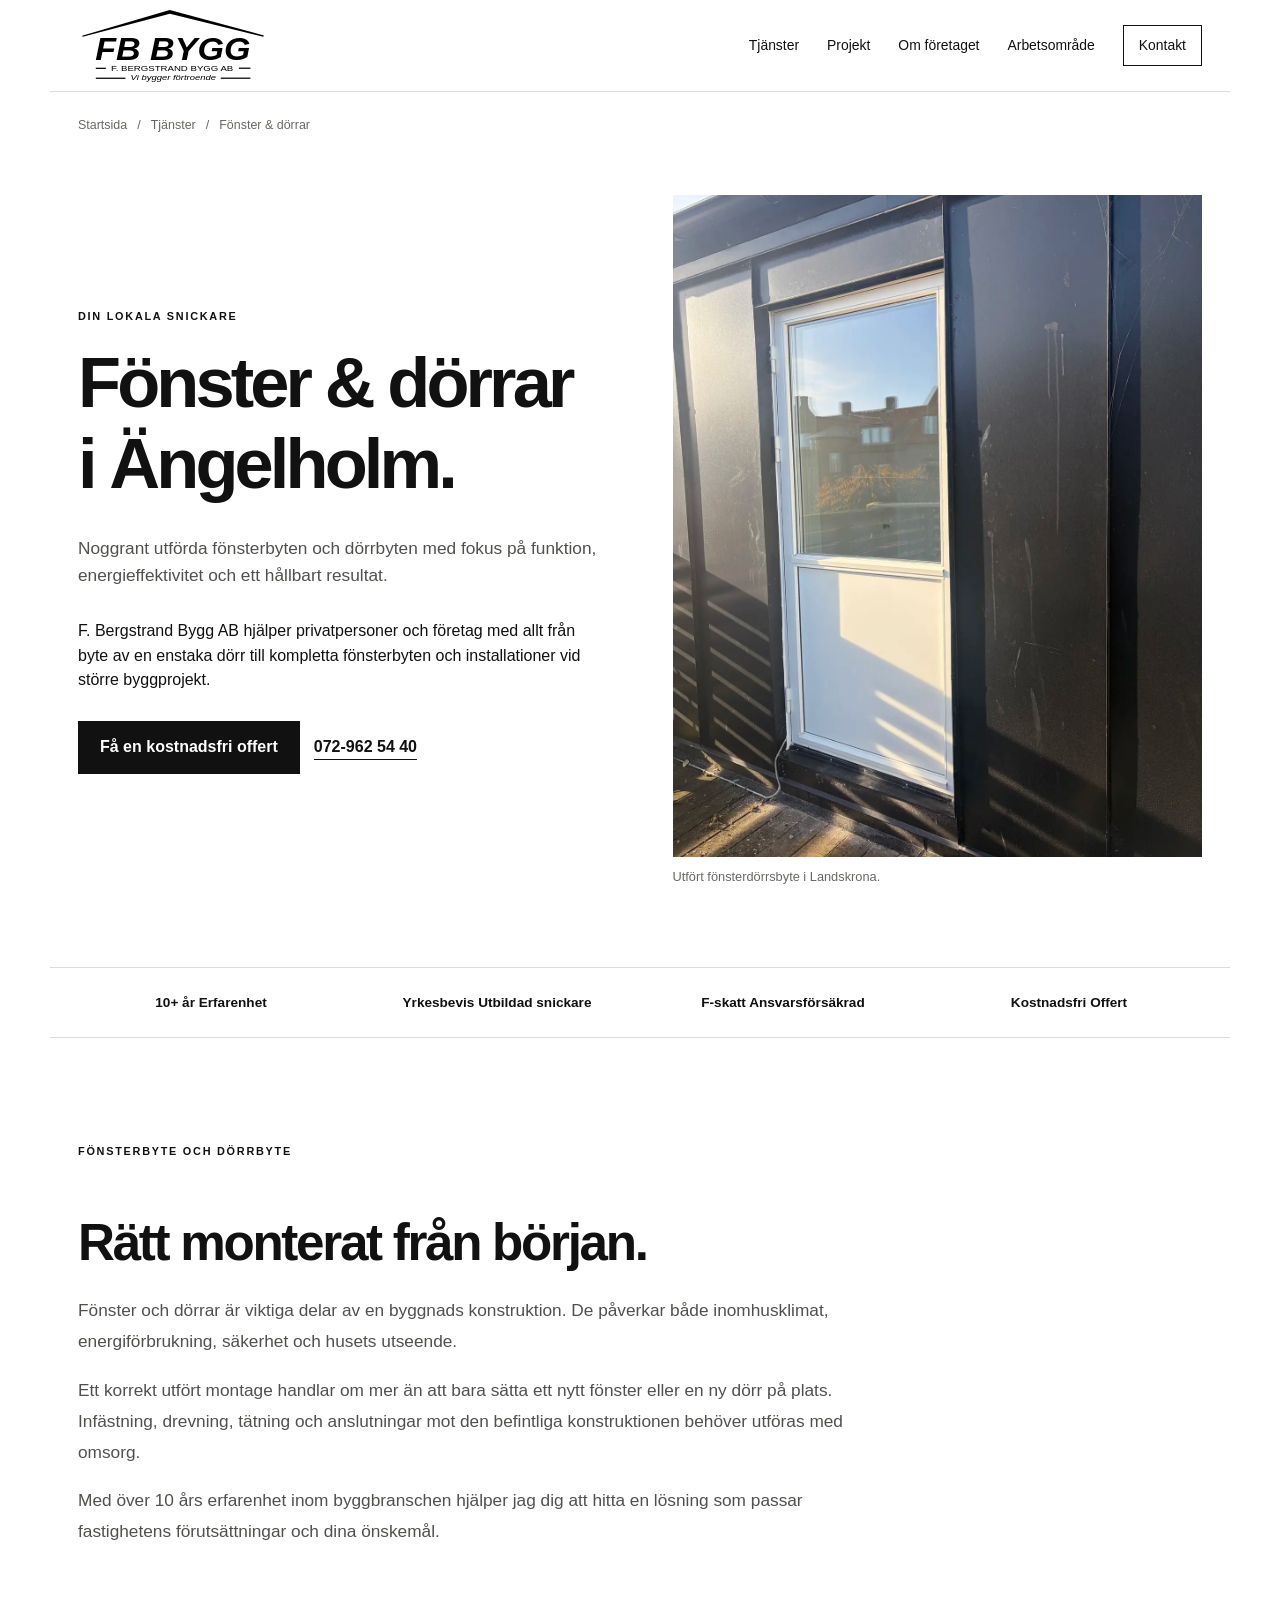
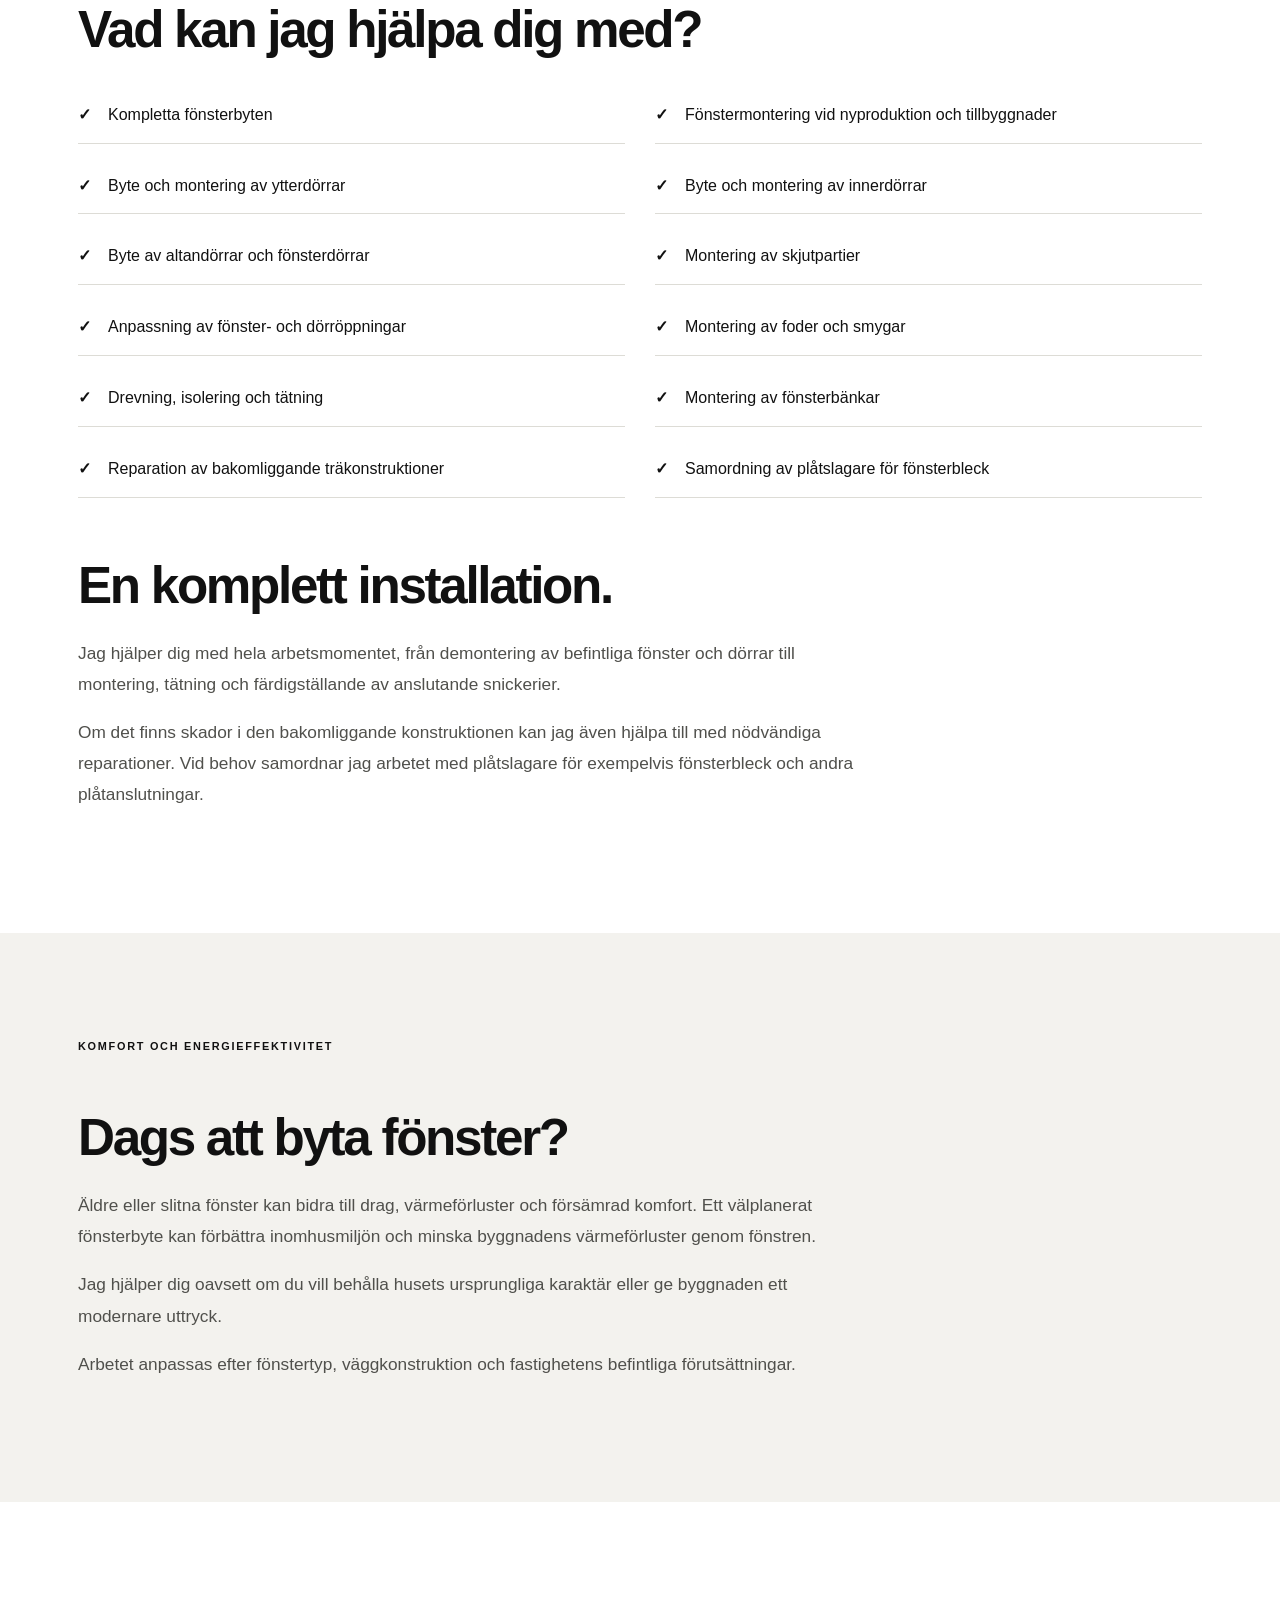
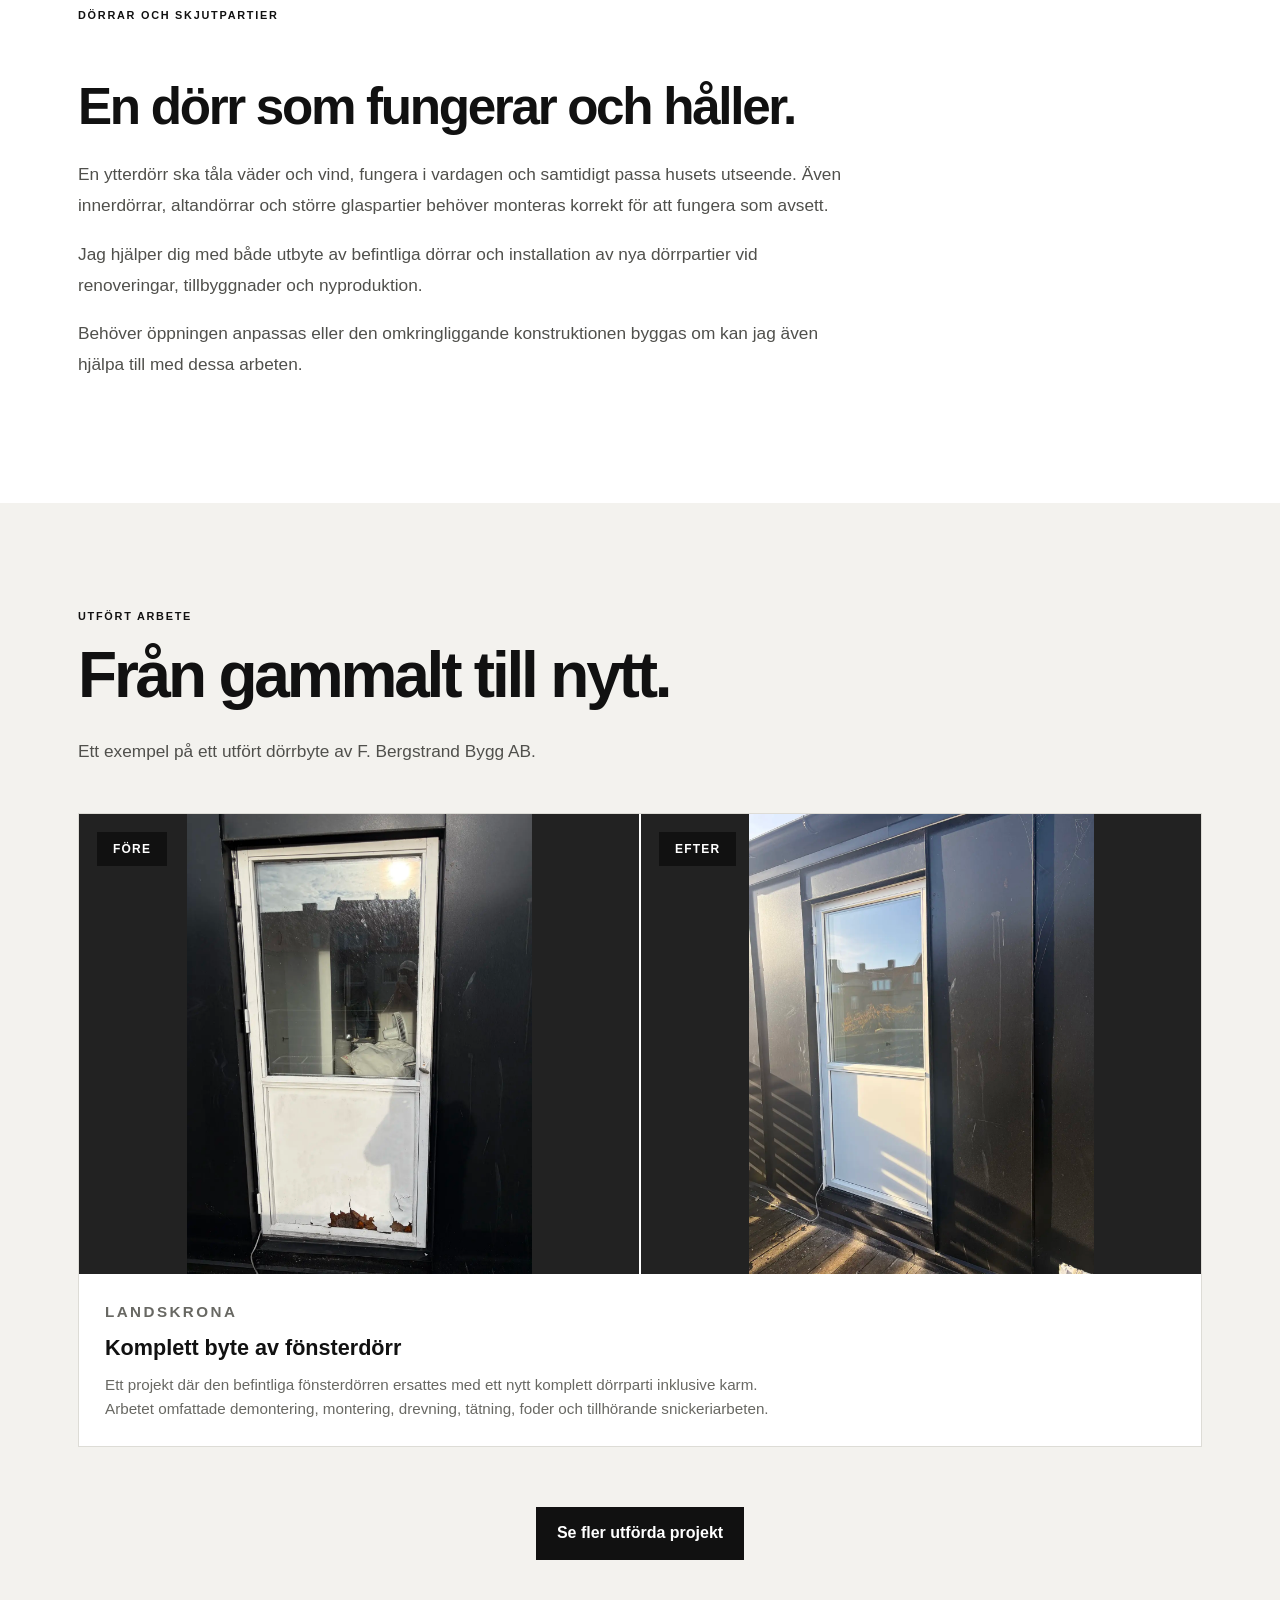
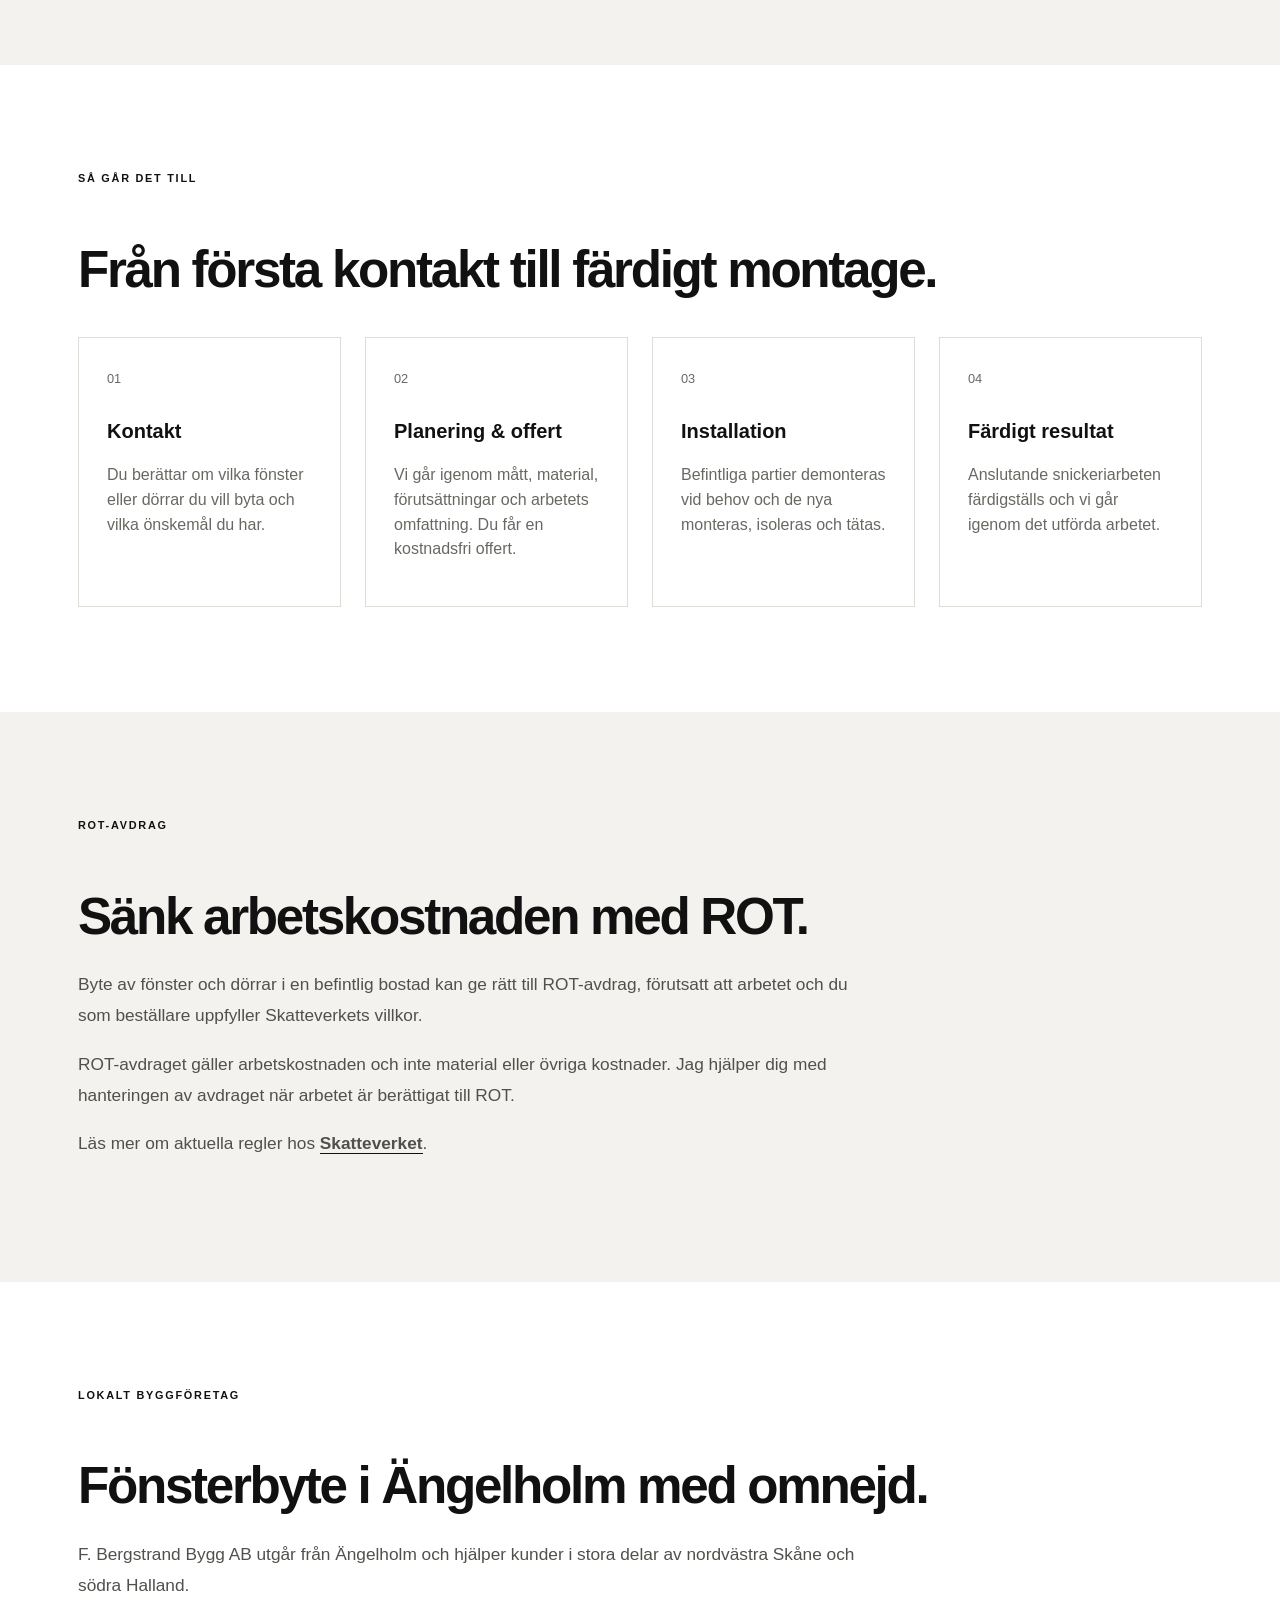
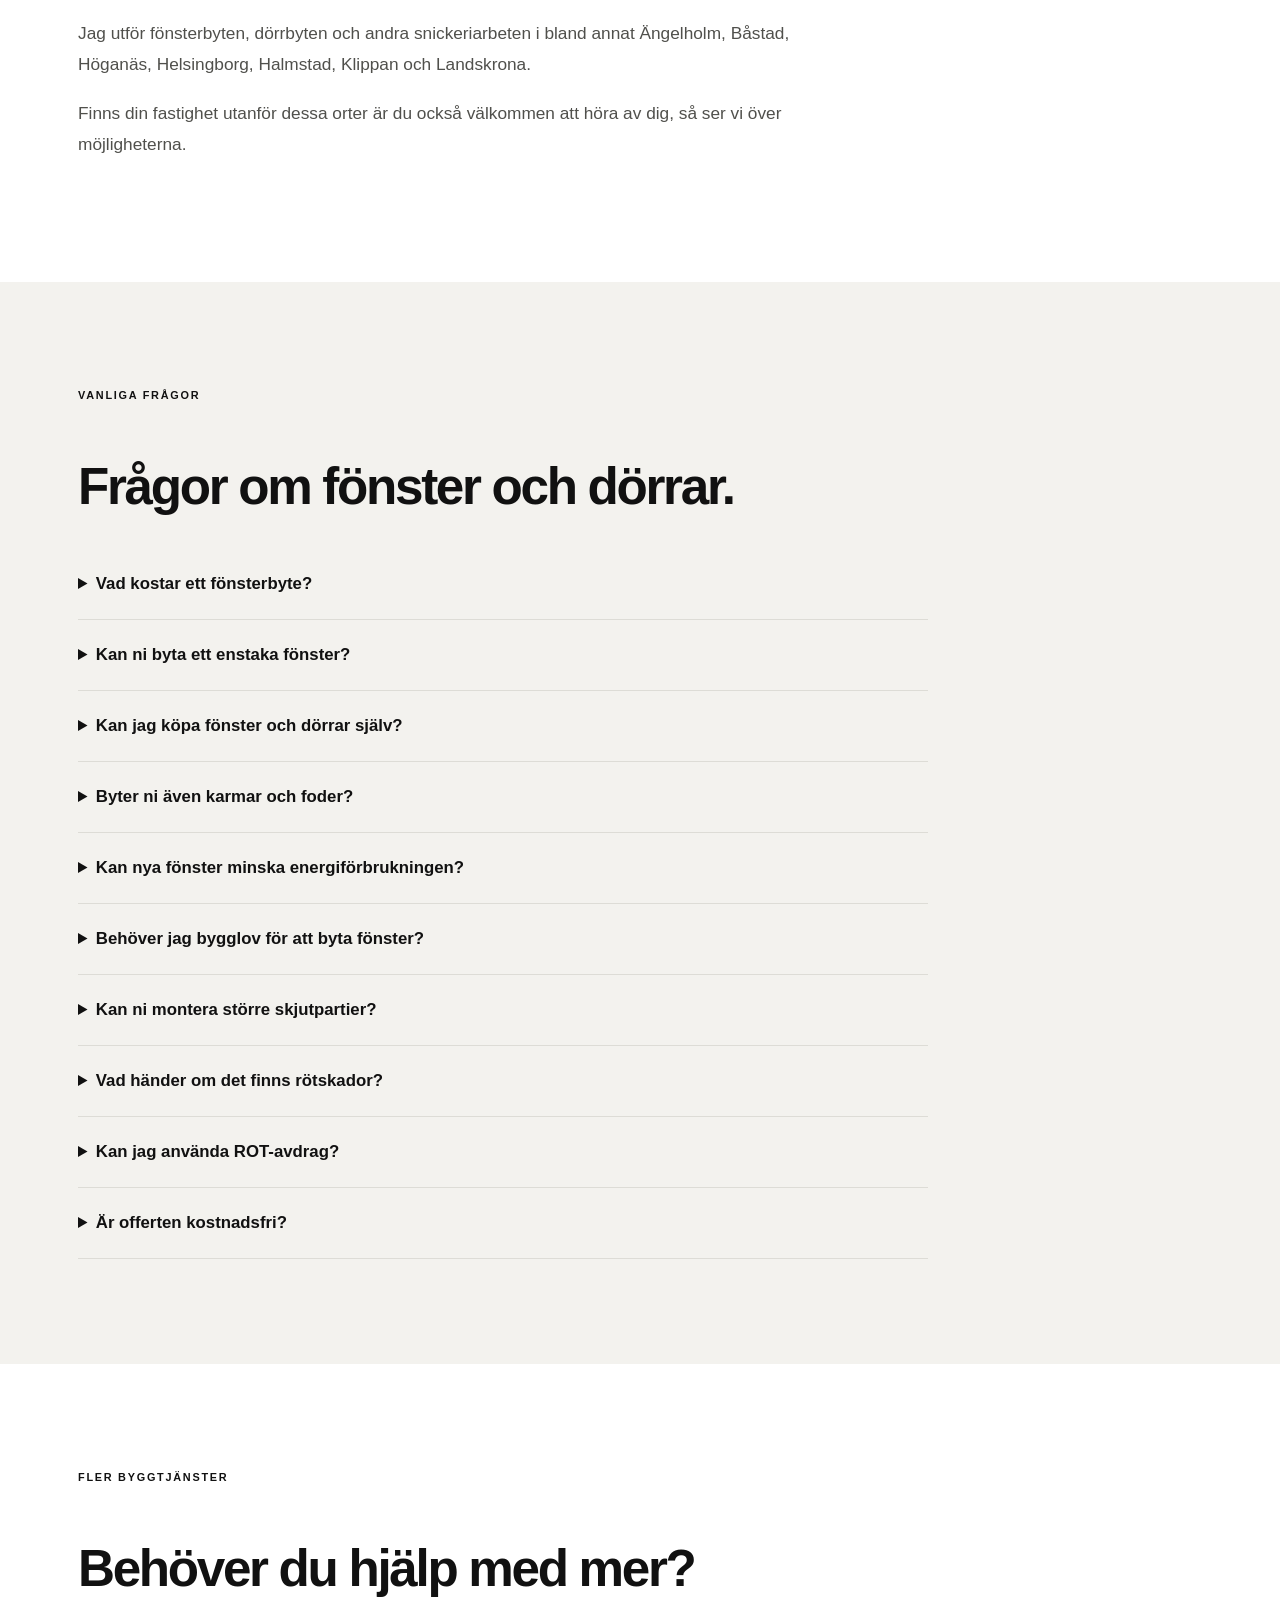
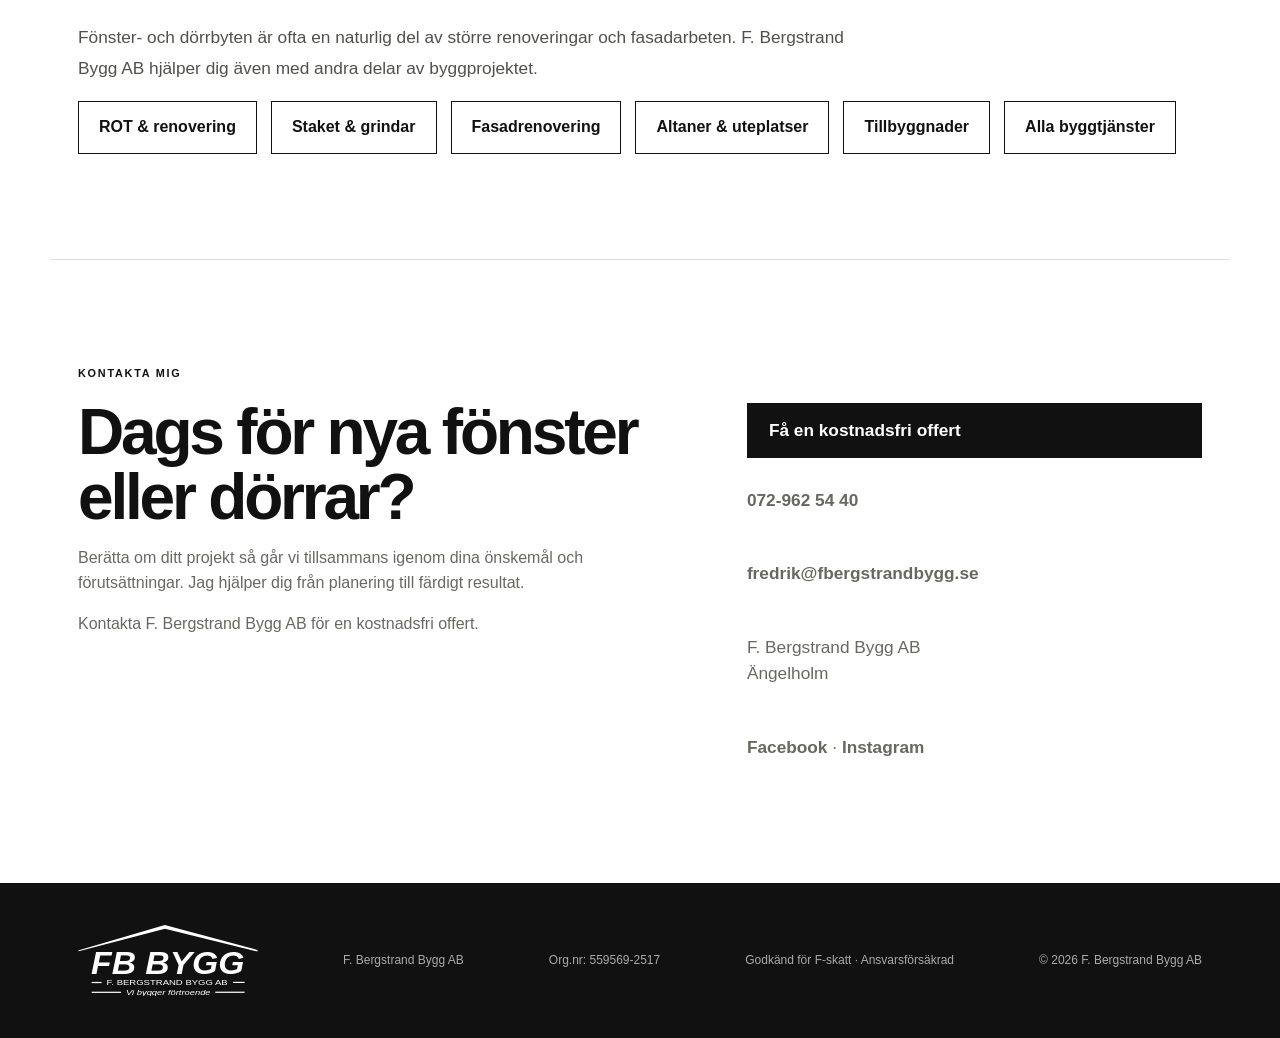
<file: tjanster/fonster-dorrar/index.html>
<!doctype html>
<html lang="sv">
  <head>
    <meta charset="UTF-8" />
    <meta name="viewport" content="width=device-width, initial-scale=1.0" />

    <title>
      Fönsterbyte &amp; dörrbyte i Ängelholm | F. Bergstrand Bygg AB
    </title>

    <meta
      name="description"
      content="Fönsterbyte och dörrbyte i Ängelholm. Jag hjälper dig med fönster, ytterdörrar, altandörrar och tillhörande snickeriarbeten. Kostnadsfri offert."
    />

    <link
      rel="canonical"
      href="https://fbergstrandbygg.se/tjanster/fonster-dorrar/"
    />

    <meta property="og:type" content="website" />
    <meta property="og:locale" content="sv_SE" />
    <meta
      property="og:title"
      content="Fönsterbyte & dörrbyte i Ängelholm | F. Bergstrand Bygg AB"
    />
    <meta
      property="og:description"
      content="Professionella fönsterbyten, dörrbyten och tillhörande snickeriarbeten. Över 10 års erfarenhet och kostnadsfri offert."
    />
    <meta
      property="og:url"
      content="https://fbergstrandbygg.se/tjanster/fonster-dorrar/"
    />
    <meta
      property="og:image"
      content="https://fbergstrandbygg.se/assets/images/fonsterdorr-ny.webp"
    />
    <meta
      property="og:image:alt"
      content="Färdigmonterad fönsterdörr vid ett projekt i Landskrona"
    />

    <link rel="icon" type="image/svg+xml" href="/assets/favicon.svg" />
    <link rel="stylesheet" href="../../style.css" />

    <script type="application/ld+json">
      {
        "@context": "https://schema.org",
        "@type": "Service",
        "name": "Fönsterbyte och dörrbyte",
        "serviceType": "Fönster- och dörrinstallation",
        "url": "https://fbergstrandbygg.se/tjanster/fonster-dorrar/",
        "provider": {
          "@type": "GeneralContractor",
          "@id": "https://fbergstrandbygg.se/#foretag",
          "name": "F. Bergstrand Bygg AB",
          "alternateName": "FB Bygg",
          "telephone": "+46729625440",
          "url": "https://fbergstrandbygg.se/"
        },
        "areaServed": [
          "Ängelholm",
          "Båstad",
          "Höganäs",
          "Helsingborg",
          "Halmstad",
          "Klippan",
          "Landskrona"
        ]
      }
    </script>
  </head>

  <body>
    <header class="header">
      <a
        class="logo-link"
        href="../../"
        aria-label="F. Bergstrand Bygg AB – Startsida"
      >
        <img
          src="../../assets/logo-white.svg"
          alt="F. Bergstrand Bygg AB"
          class="header-logo"
        />
      </a>

      <a class="mobile-offer" href="#kontakt">Gratis offert</a>

      <button
        class="menu-toggle"
        type="button"
        aria-label="Öppna meny"
        aria-expanded="false"
        aria-controls="main-nav"
      >
        <span></span>
        <span></span>
        <span></span>
      </button>

      <nav id="main-nav" aria-label="Huvudmeny">
        <a href="../../#tjanster">Tjänster</a>
        <a href="../../#projekt">Projekt</a>
        <a href="../../#om">Om företaget</a>
        <a href="../../#arbetsomrade">Arbetsområde</a>
        <a class="nav-button" href="#kontakt">Kontakt</a>
      </nav>
    </header>

    <main id="top">
      <nav class="breadcrumbs" aria-label="Brödsmulor">
        <a href="../../">Startsida</a>
        <span>/</span>
        <a href="../../#tjanster">Tjänster</a>
        <span>/</span>
        <span aria-current="page">Fönster &amp; dörrar</span>
      </nav>

      <!-- HERO -->

      <section class="service-hero section">
        <div class="hero-copy">
          <p class="eyebrow">Din lokala snickare</p>

          <h1>Fönster &amp; dörrar<br />i Ängelholm.</h1>

          <p class="lead">
            Noggrant utförda fönsterbyten och dörrbyten med fokus på funktion,
            energieffektivitet och ett hållbart resultat.
          </p>

          <p>
            F. Bergstrand Bygg AB hjälper privatpersoner och företag med allt
            från byte av en enstaka dörr till kompletta fönsterbyten och
            installationer vid större byggprojekt.
          </p>

          <div class="buttons">
            <a class="button" href="#kontakt">Få en kostnadsfri offert</a>
            <a class="link" href="tel:+46729625440">072-962 54 40</a>
          </div>
        </div>

        <figure class="service-hero-image">
          <img
            src="../../assets/images/fonsterdorr-ny.webp"
            alt="Nyinstallerad fönsterdörr inklusive karm vid ett byggprojekt i Landskrona"
            fetchpriority="high"
          />
          <figcaption>Utfört fönsterdörrsbyte i Landskrona.</figcaption>
        </figure>
      </section>

      <!-- TRYGGHET -->

      <section class="trust-strip" aria-label="Trygghet och erfarenhet">
        <div>
          <strong>10+ år</strong>
          <span>Erfarenhet</span>
        </div>

        <div>
          <strong>Yrkesbevis</strong>
          <span>Utbildad snickare</span>
        </div>

        <div>
          <strong>F-skatt</strong>
          <span>Ansvarsförsäkrad</span>
        </div>

        <div>
          <strong>Kostnadsfri</strong>
          <span>Offert</span>
        </div>
      </section>

      <!-- TJÄNSTER -->

      <section class="section service-content">
        <p class="eyebrow">Fönsterbyte och dörrbyte</p>

        <h2>Rätt monterat från början.</h2>

        <p>
          Fönster och dörrar är viktiga delar av en byggnads konstruktion. De
          påverkar både inomhusklimat, energiförbrukning, säkerhet och husets
          utseende.
        </p>

        <p>
          Ett korrekt utfört montage handlar om mer än att bara sätta ett nytt
          fönster eller en ny dörr på plats. Infästning, drevning, tätning och
          anslutningar mot den befintliga konstruktionen behöver utföras med
          omsorg.
        </p>

        <p>
          Med över 10 års erfarenhet inom byggbranschen hjälper jag dig att
          hitta en lösning som passar fastighetens förutsättningar och dina
          önskemål.
        </p>

        <h2>Vad kan jag hjälpa dig med?</h2>

        <ul class="service-checklist">
          <li>Kompletta fönsterbyten</li>
          <li>Fönstermontering vid nyproduktion och tillbyggnader</li>
          <li>Byte och montering av ytterdörrar</li>
          <li>Byte och montering av innerdörrar</li>
          <li>Byte av altandörrar och fönsterdörrar</li>
          <li>Montering av skjutpartier</li>
          <li>Anpassning av fönster- och dörröppningar</li>
          <li>Montering av foder och smygar</li>
          <li>Drevning, isolering och tätning</li>
          <li>Montering av fönsterbänkar</li>
          <li>Reparation av bakomliggande träkonstruktioner</li>
          <li>Samordning av plåtslagare för fönsterbleck</li>
        </ul>

        <h2>En komplett installation.</h2>

        <p>
          Jag hjälper dig med hela arbetsmomentet, från demontering av
          befintliga fönster och dörrar till montering, tätning och
          färdigställande av anslutande snickerier.
        </p>

        <p>
          Om det finns skador i den bakomliggande konstruktionen kan jag även
          hjälpa till med nödvändiga reparationer. Vid behov samordnar jag
          arbetet med plåtslagare för exempelvis fönsterbleck och andra
          plåtanslutningar.
        </p>
      </section>

      <!-- FÖNSTERBYTE -->

      <section class="projects">
        <div class="section service-content">
          <p class="eyebrow">Komfort och energieffektivitet</p>

          <h2>Dags att byta fönster?</h2>

          <p>
            Äldre eller slitna fönster kan bidra till drag, värmeförluster och
            försämrad komfort. Ett välplanerat fönsterbyte kan förbättra
            inomhusmiljön och minska byggnadens värmeförluster genom fönstren.
          </p>

          <p>
            Jag hjälper dig oavsett om du vill behålla husets ursprungliga
            karaktär eller ge byggnaden ett modernare uttryck.
          </p>

          <p>
            Arbetet anpassas efter fönstertyp, väggkonstruktion och fastighetens
            befintliga förutsättningar.
          </p>
        </div>
      </section>

      <!-- DÖRRBYTE -->

      <section class="section service-content">
        <p class="eyebrow">Dörrar och skjutpartier</p>

        <h2>En dörr som fungerar och håller.</h2>

        <p>
          En ytterdörr ska tåla väder och vind, fungera i vardagen och samtidigt
          passa husets utseende. Även innerdörrar, altandörrar och större
          glaspartier behöver monteras korrekt för att fungera som avsett.
        </p>

        <p>
          Jag hjälper dig med både utbyte av befintliga dörrar och installation
          av nya dörrpartier vid renoveringar, tillbyggnader och nyproduktion.
        </p>

        <p>
          Behöver öppningen anpassas eller den omkringliggande konstruktionen
          byggas om kan jag även hjälpa till med dessa arbeten.
        </p>
      </section>

      <!-- REFERENSPROJEKT -->

      <section class="projects">
        <div class="section project-section">
          <p class="eyebrow">Utfört arbete</p>

          <h2>Från gammalt till nytt.</h2>

          <p class="lead">
            Ett exempel på ett utfört dörrbyte av F. Bergstrand Bygg AB.
          </p>

          <div class="reference-grid">
            <article class="reference-card reference-wide">
              <div class="before-after">
                <figure>
                  <img
                    src="../../assets/images/fonsterdorr-gammal.webp"
                    alt="Befintlig fönsterdörr före byte i Landskrona"
                    loading="lazy"
                  />
                  <figcaption>Före</figcaption>
                </figure>

                <figure>
                  <img
                    src="../../assets/images/fonsterdorr-ny.webp"
                    alt="Ny fönsterdörr efter komplett byte inklusive karm i Landskrona"
                    loading="lazy"
                  />
                  <figcaption>Efter</figcaption>
                </figure>
              </div>

              <div class="reference-copy">
                <p class="eyebrow">Landskrona</p>

                <h3>Komplett byte av fönsterdörr</h3>

                <p>
                  Ett projekt där den befintliga fönsterdörren ersattes med ett
                  nytt komplett dörrparti inklusive karm.
                </p>

                <p>
                  Arbetet omfattade demontering, montering, drevning, tätning,
                  foder och tillhörande snickeriarbeten.
                </p>
              </div>
            </article>
          </div>

          <div class="project-cta">
            <a class="button button-outline" href="../../#projekt">
              Se fler utförda projekt
            </a>
          </div>
        </div>
      </section>

      <!-- ARBETSPROCESS -->

      <section class="section service-content">
        <p class="eyebrow">Så går det till</p>

        <h2>Från första kontakt till färdigt montage.</h2>

        <div class="process-grid">
          <article>
            <span>01</span>
            <h3>Kontakt</h3>
            <p>
              Du berättar om vilka fönster eller dörrar du vill byta och vilka
              önskemål du har.
            </p>
          </article>

          <article>
            <span>02</span>
            <h3>Planering &amp; offert</h3>
            <p>
              Vi går igenom mått, material, förutsättningar och arbetets
              omfattning. Du får en kostnadsfri offert.
            </p>
          </article>

          <article>
            <span>03</span>
            <h3>Installation</h3>
            <p>
              Befintliga partier demonteras vid behov och de nya monteras,
              isoleras och tätas.
            </p>
          </article>

          <article>
            <span>04</span>
            <h3>Färdigt resultat</h3>
            <p>
              Anslutande snickeriarbeten färdigställs och vi går igenom det
              utförda arbetet.
            </p>
          </article>
        </div>
      </section>

      <!-- ROT -->

      <section class="projects">
        <div class="section service-content">
          <p class="eyebrow">ROT-avdrag</p>

          <h2>Sänk arbetskostnaden med ROT.</h2>

          <p>
            Byte av fönster och dörrar i en befintlig bostad kan ge rätt till
            ROT-avdrag, förutsatt att arbetet och du som beställare uppfyller
            Skatteverkets villkor.
          </p>

          <p>
            ROT-avdraget gäller arbetskostnaden och inte material eller övriga
            kostnader. Jag hjälper dig med hanteringen av avdraget när arbetet
            är berättigat till ROT.
          </p>

          <p>
            Läs mer om aktuella regler hos
            <a
              class="link"
              href="https://www.skatteverket.se/"
              target="_blank"
              rel="noopener noreferrer"
              >Skatteverket</a
            >.
          </p>
        </div>
      </section>

      <!-- ARBETSOMRÅDE -->

      <section class="section service-content">
        <p class="eyebrow">Lokalt byggföretag</p>

        <h2>Fönsterbyte i Ängelholm med omnejd.</h2>

        <p>
          F. Bergstrand Bygg AB utgår från Ängelholm och hjälper kunder i stora
          delar av nordvästra Skåne och södra Halland.
        </p>

        <p>
          Jag utför fönsterbyten, dörrbyten och andra snickeriarbeten i bland
          annat Ängelholm, Båstad, Höganäs, Helsingborg, Halmstad, Klippan och
          Landskrona.
        </p>

        <p>
          Finns din fastighet utanför dessa orter är du också välkommen att höra
          av dig, så ser vi över möjligheterna.
        </p>
      </section>

      <!-- VANLIGA FRÅGOR -->

      <section class="projects">
        <div class="section service-content">
          <p class="eyebrow">Vanliga frågor</p>

          <h2>Frågor om fönster och dörrar.</h2>

          <div class="faq">
            <details>
              <summary>Vad kostar ett fönsterbyte?</summary>
              <p>
                Kostnaden beror bland annat på antal fönster, storlek,
                konstruktion, material och omfattningen av anslutande arbeten.
                Kontakta mig för en kostnadsfri offert anpassad efter ditt
                projekt.
              </p>
            </details>

            <details>
              <summary>Kan ni byta ett enstaka fönster?</summary>
              <p>
                Ja. Jag hjälper dig med både mindre arbeten, exempelvis byte av
                ett enstaka fönster, och kompletta fönsterbyten.
              </p>
            </details>

            <details>
              <summary>Kan jag köpa fönster och dörrar själv?</summary>
              <p>
                Ja. Jag kan hjälpa dig med installation av fönster och dörrar
                som du själv har köpt. Vi går gärna igenom mått och
                förutsättningar innan beställning.
              </p>
            </details>

            <details>
              <summary>Byter ni även karmar och foder?</summary>
              <p>
                Ja. Jag utför kompletta byten inklusive karm, drevning, tätning,
                foder och andra anslutande snickeriarbeten enligt överenskommen
                omfattning.
              </p>
            </details>

            <details>
              <summary>Kan nya fönster minska energiförbrukningen?</summary>
              <p>
                Energieffektiva fönster kan minska värmeförluster och förbättra
                komforten. Resultatet beror bland annat på befintliga fönster,
                nya fönsters egenskaper och hur installationen utförs.
              </p>
            </details>

            <details>
              <summary>Behöver jag bygglov för att byta fönster?</summary>
              <p>
                Det beror på byggnaden, fastighetens läge och vilka förändringar
                som görs. Vid ändringar av exempelvis storlek, placering eller
                utseende bör du kontrollera vilka regler som gäller hos
                kommunen.
              </p>
            </details>

            <details>
              <summary>Kan ni montera större skjutpartier?</summary>
              <p>
                Ja. Jag hjälper till med montering av skjutpartier och
                anpassning av öppningar utifrån byggnadens konstruktionsmässiga
                förutsättningar.
              </p>
            </details>

            <details>
              <summary>Vad händer om det finns rötskador?</summary>
              <p>
                Om skador upptäcks i samband med demonteringen går vi igenom
                vilka åtgärder som behövs innan eventuella tillkommande arbeten
                utförs.
              </p>
            </details>

            <details>
              <summary>Kan jag använda ROT-avdrag?</summary>
              <p>
                Fönsterbyten och dörrbyten kan omfattas av ROT-avdrag när
                Skatteverkets villkor är uppfyllda. Jag hjälper dig med
                hanteringen.
              </p>
            </details>

            <details>
              <summary>Är offerten kostnadsfri?</summary>
              <p>
                Ja. Du är välkommen att kontakta mig för en kostnadsfri offert
                utan köpkrav.
              </p>
            </details>
          </div>
        </div>
      </section>

      <!-- RELATERADE TJÄNSTER -->

      <section class="section service-content">
        <p class="eyebrow">Fler byggtjänster</p>

        <h2>Behöver du hjälp med mer?</h2>

        <p>
          Fönster- och dörrbyten är ofta en naturlig del av större renoveringar
          och fasadarbeten. F. Bergstrand Bygg AB hjälper dig även med andra
          delar av byggprojektet.
        </p>

        <div class="buttons">
          <a class="button-outline" href="../renovering/">
            ROT &amp; renovering
          </a>
          <a class="button-outline" href="../staket-grindar/">
            Staket &amp; grindar
          </a>
          <a class="button-outline" href="../fasadrenovering/">
            Fasadrenovering
          </a>

          <a class="button-outline" href="../altaner/">
            Altaner &amp; uteplatser
          </a>
          <a class="button-outline" href="../tillbyggnader/"> Tillbyggnader </a>
          <a class="button-outline" href="../../#tjanster">
            Alla byggtjänster
          </a>
        </div>
      </section>

      <!-- KONTAKT -->

      <section id="kontakt" class="contact section">
        <div>
          <p class="eyebrow">Kontakta mig</p>

          <h2>Dags för nya fönster eller dörrar?</h2>

          <p class="muted">
            Berätta om ditt projekt så går vi tillsammans igenom dina önskemål
            och förutsättningar. Jag hjälper dig från planering till färdigt
            resultat.
          </p>

          <p class="muted">
            Kontakta F. Bergstrand Bygg AB för en kostnadsfri offert.
          </p>
        </div>

        <div class="contact-info">
          <a
            class="button"
            href="mailto:fredrik@fbergstrandbygg.se?subject=Offertf%C3%B6rfr%C3%A5gan%20-%20F%C3%B6nster%20och%20d%C3%B6rrar"
          >
            Få en kostnadsfri offert
          </a>

          <p>
            <a href="tel:+46729625440">072-962 54 40</a>
          </p>

          <p>
            <a href="mailto:fredrik@fbergstrandbygg.se">
              fredrik@fbergstrandbygg.se
            </a>
          </p>

          <p>
            F. Bergstrand Bygg AB<br />
            Ängelholm
          </p>

          <p>
            <a
              href="https://www.facebook.com/profile.php?id=61596413686099"
              target="_blank"
              rel="noopener noreferrer"
              >Facebook</a
            >

            ·

            <a
              href="https://www.instagram.com/f.bergstrandbyggab/"
              target="_blank"
              rel="noopener noreferrer"
              >Instagram</a
            >
          </p>
        </div>
      </section>
    </main>

    <footer>
      <a class="footer-logo" href="../../">
        <img
          src="../../assets/logo-white.svg"
          alt="F. Bergstrand Bygg AB"
          class="footer-brand"
        />
      </a>

      <p>F. Bergstrand Bygg AB</p>
      <p>Org.nr: 559569-2517</p>
      <p>Godkänd för F-skatt · Ansvarsförsäkrad</p>
      <p>&copy; 2026 F. Bergstrand Bygg AB</p>
    </footer>

    <script>
      const menuToggle = document.querySelector(".menu-toggle");
      const mainNav = document.querySelector("#main-nav");

      function setMenu(open) {
        mainNav.classList.toggle("is-open", open);
        menuToggle.setAttribute("aria-expanded", String(open));
        menuToggle.setAttribute(
          "aria-label",
          open ? "Stäng meny" : "Öppna meny",
        );
      }

      menuToggle.addEventListener("click", () => {
        setMenu(!mainNav.classList.contains("is-open"));
      });

      mainNav.querySelectorAll("a").forEach((link) => {
        link.addEventListener("click", () => setMenu(false));
      });

      document.addEventListener("keydown", (event) => {
        if (event.key === "Escape" && mainNav.classList.contains("is-open")) {
          setMenu(false);
          menuToggle.focus();
        }
      });
    </script>
  </body>
</html>
</file>
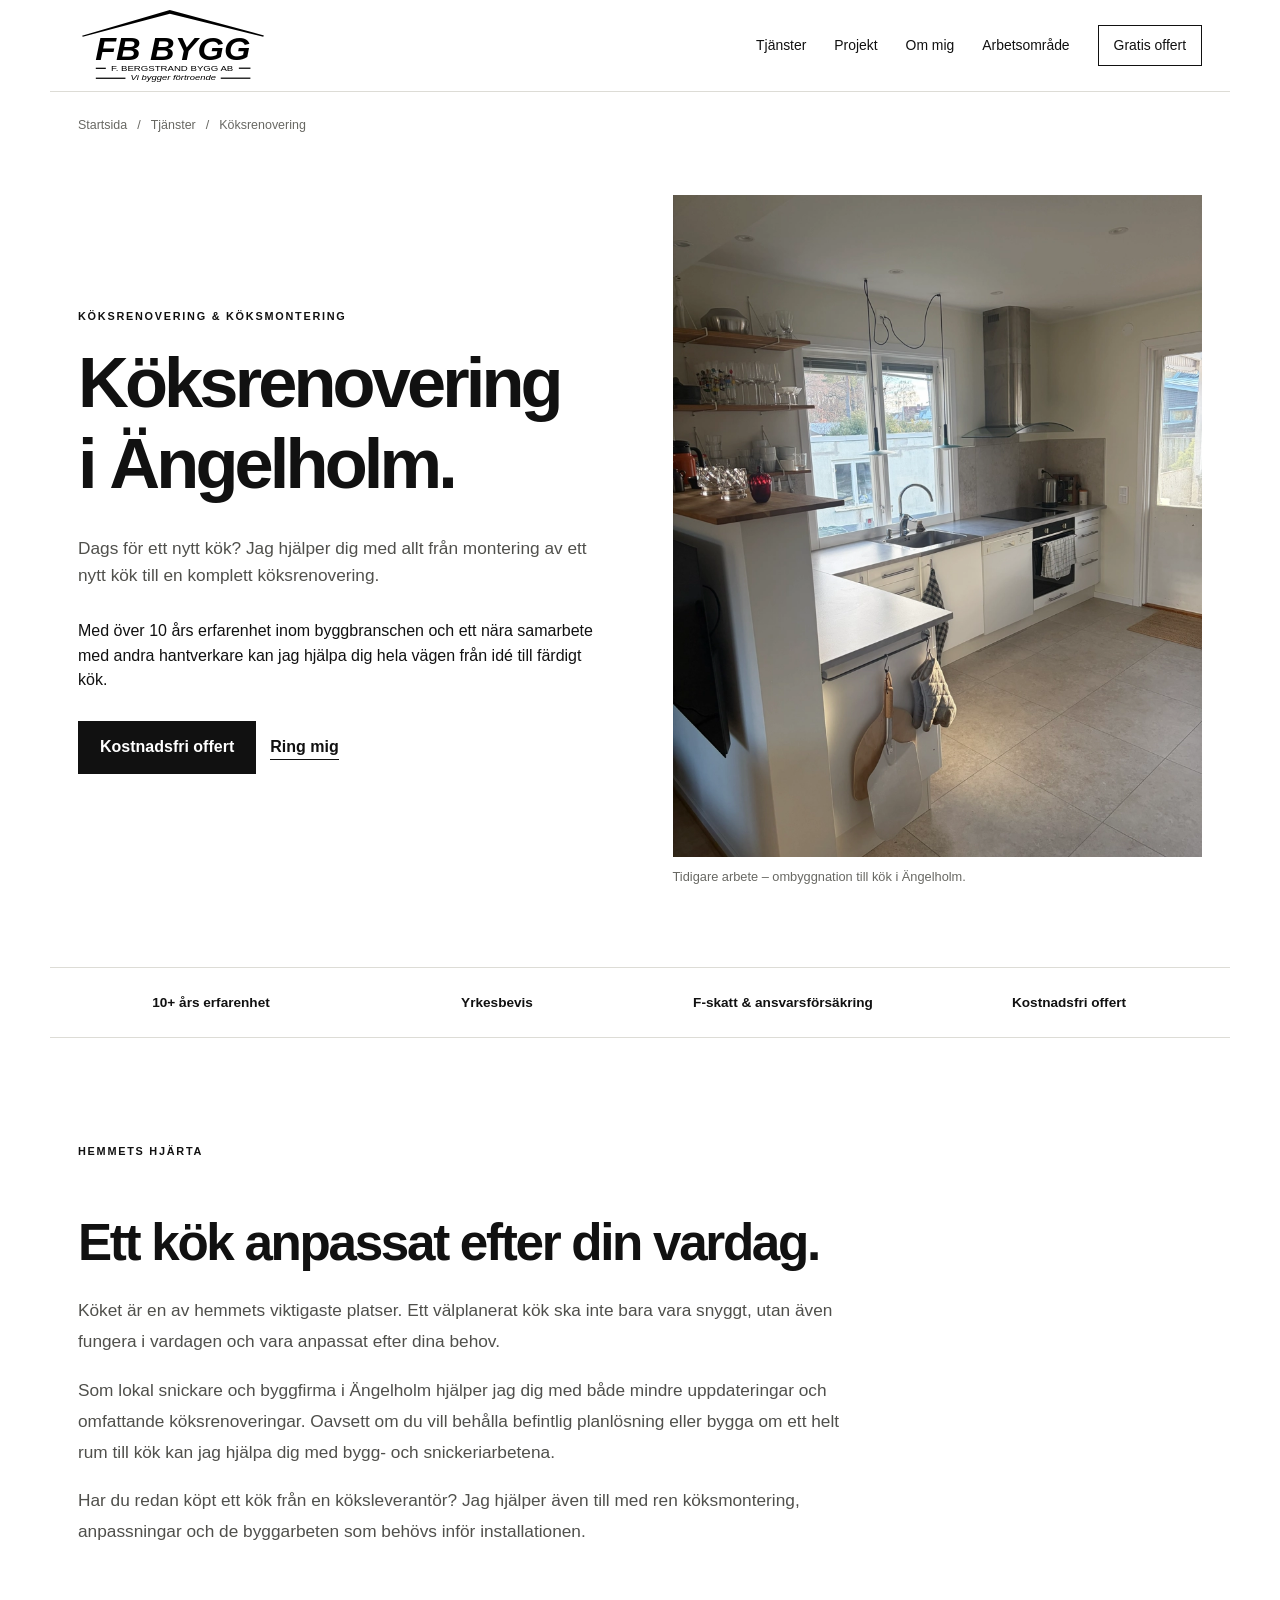
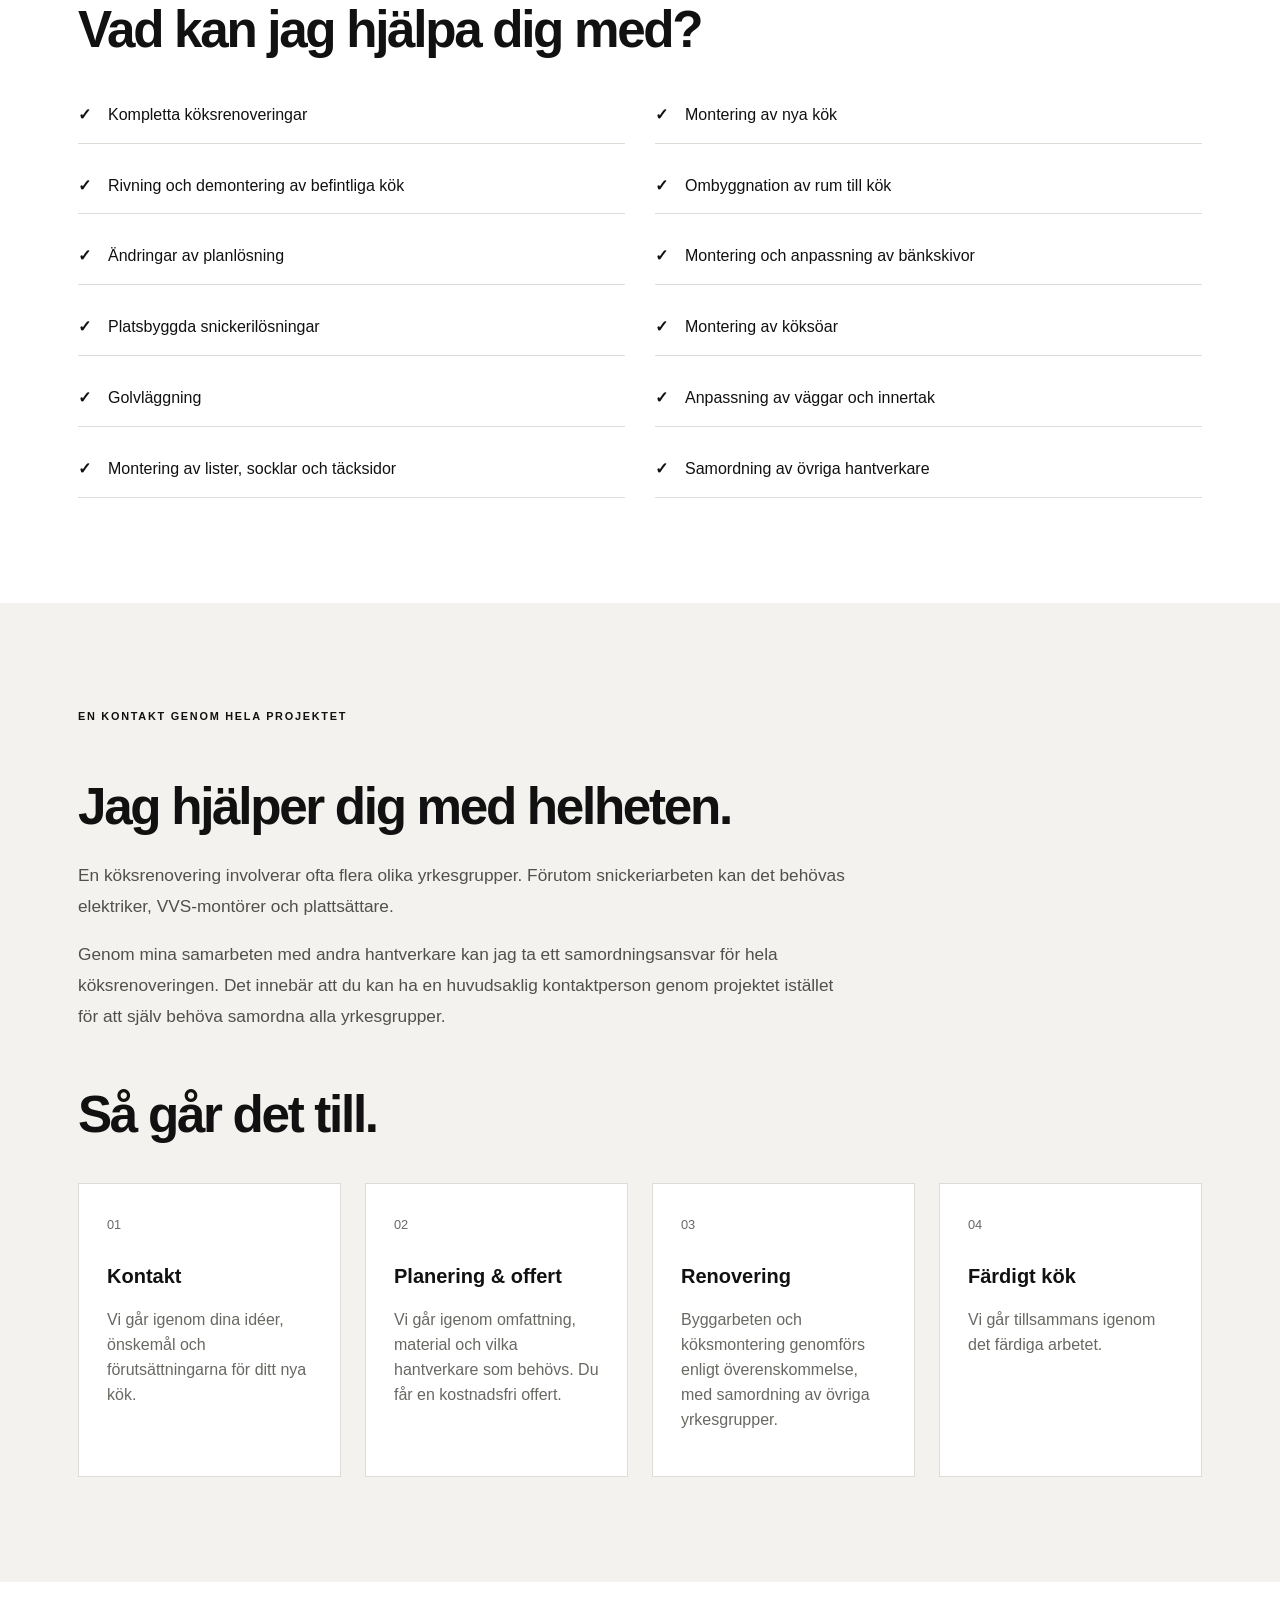
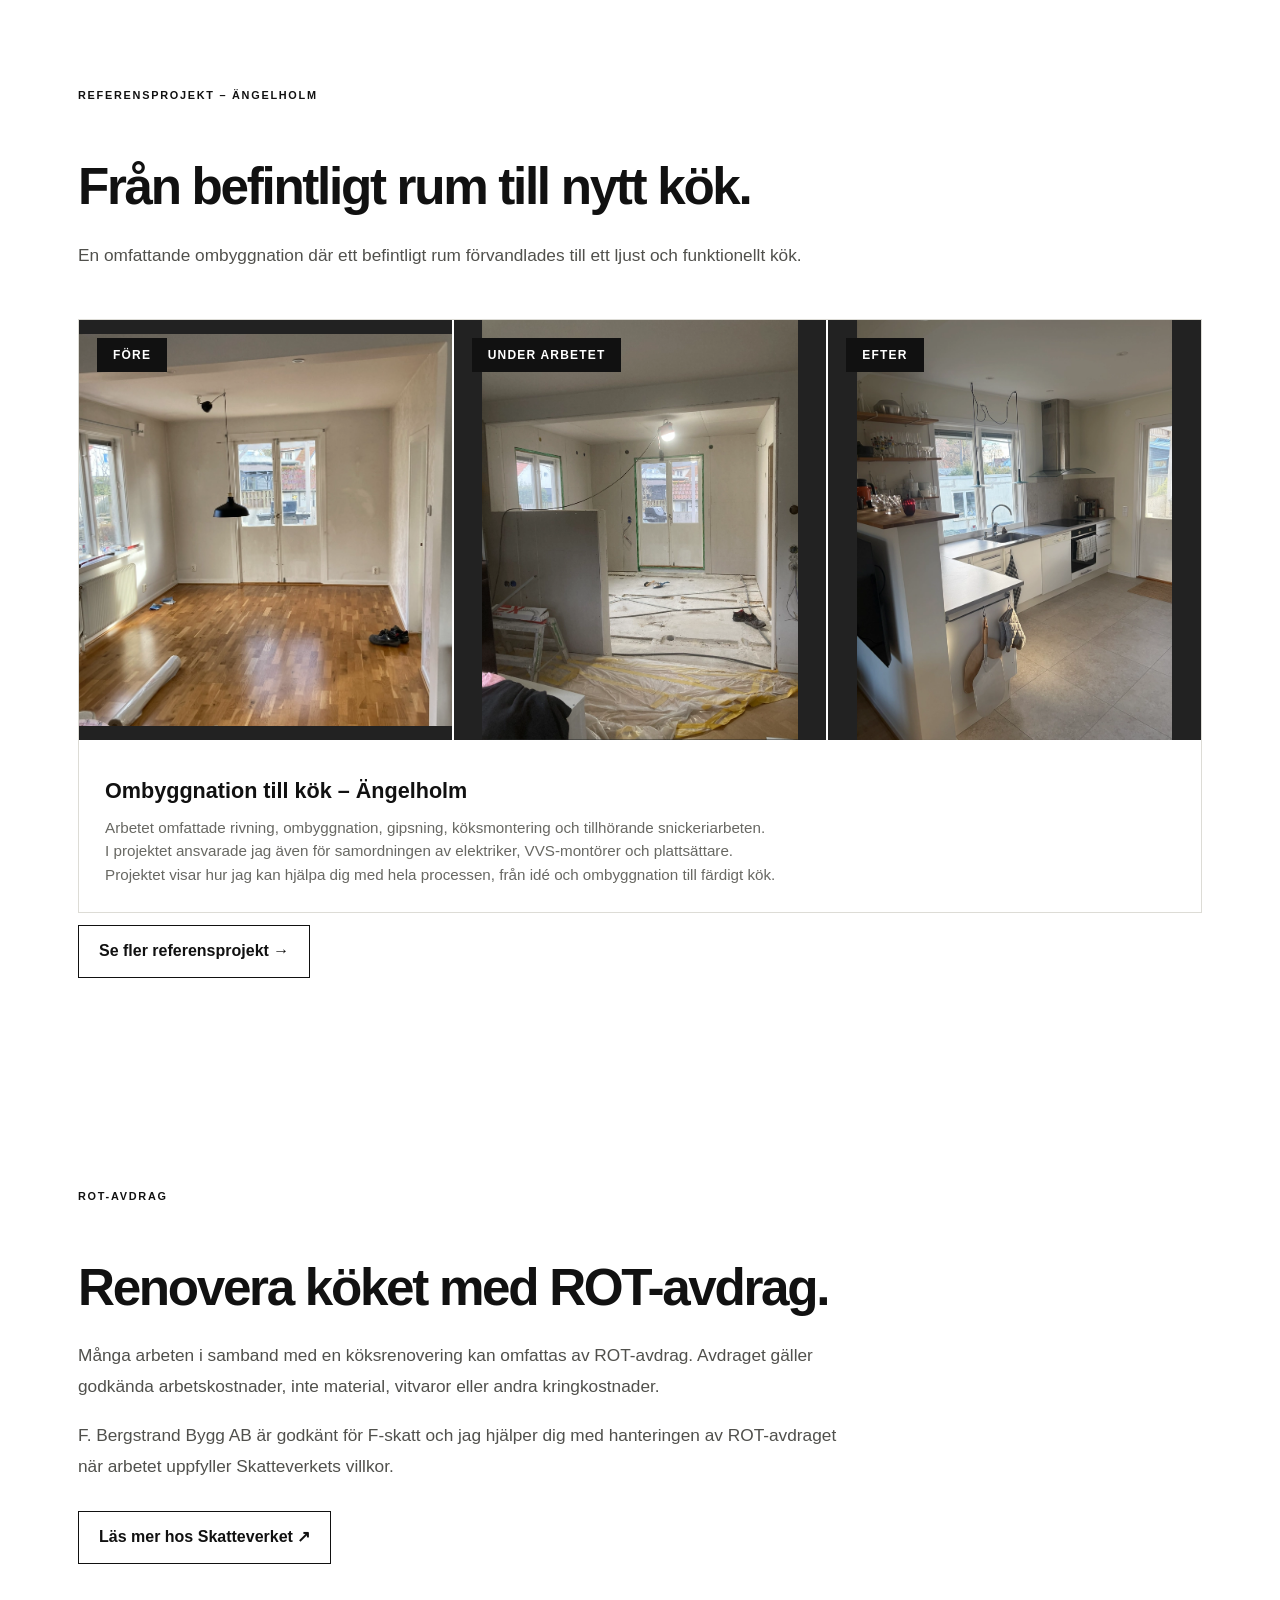
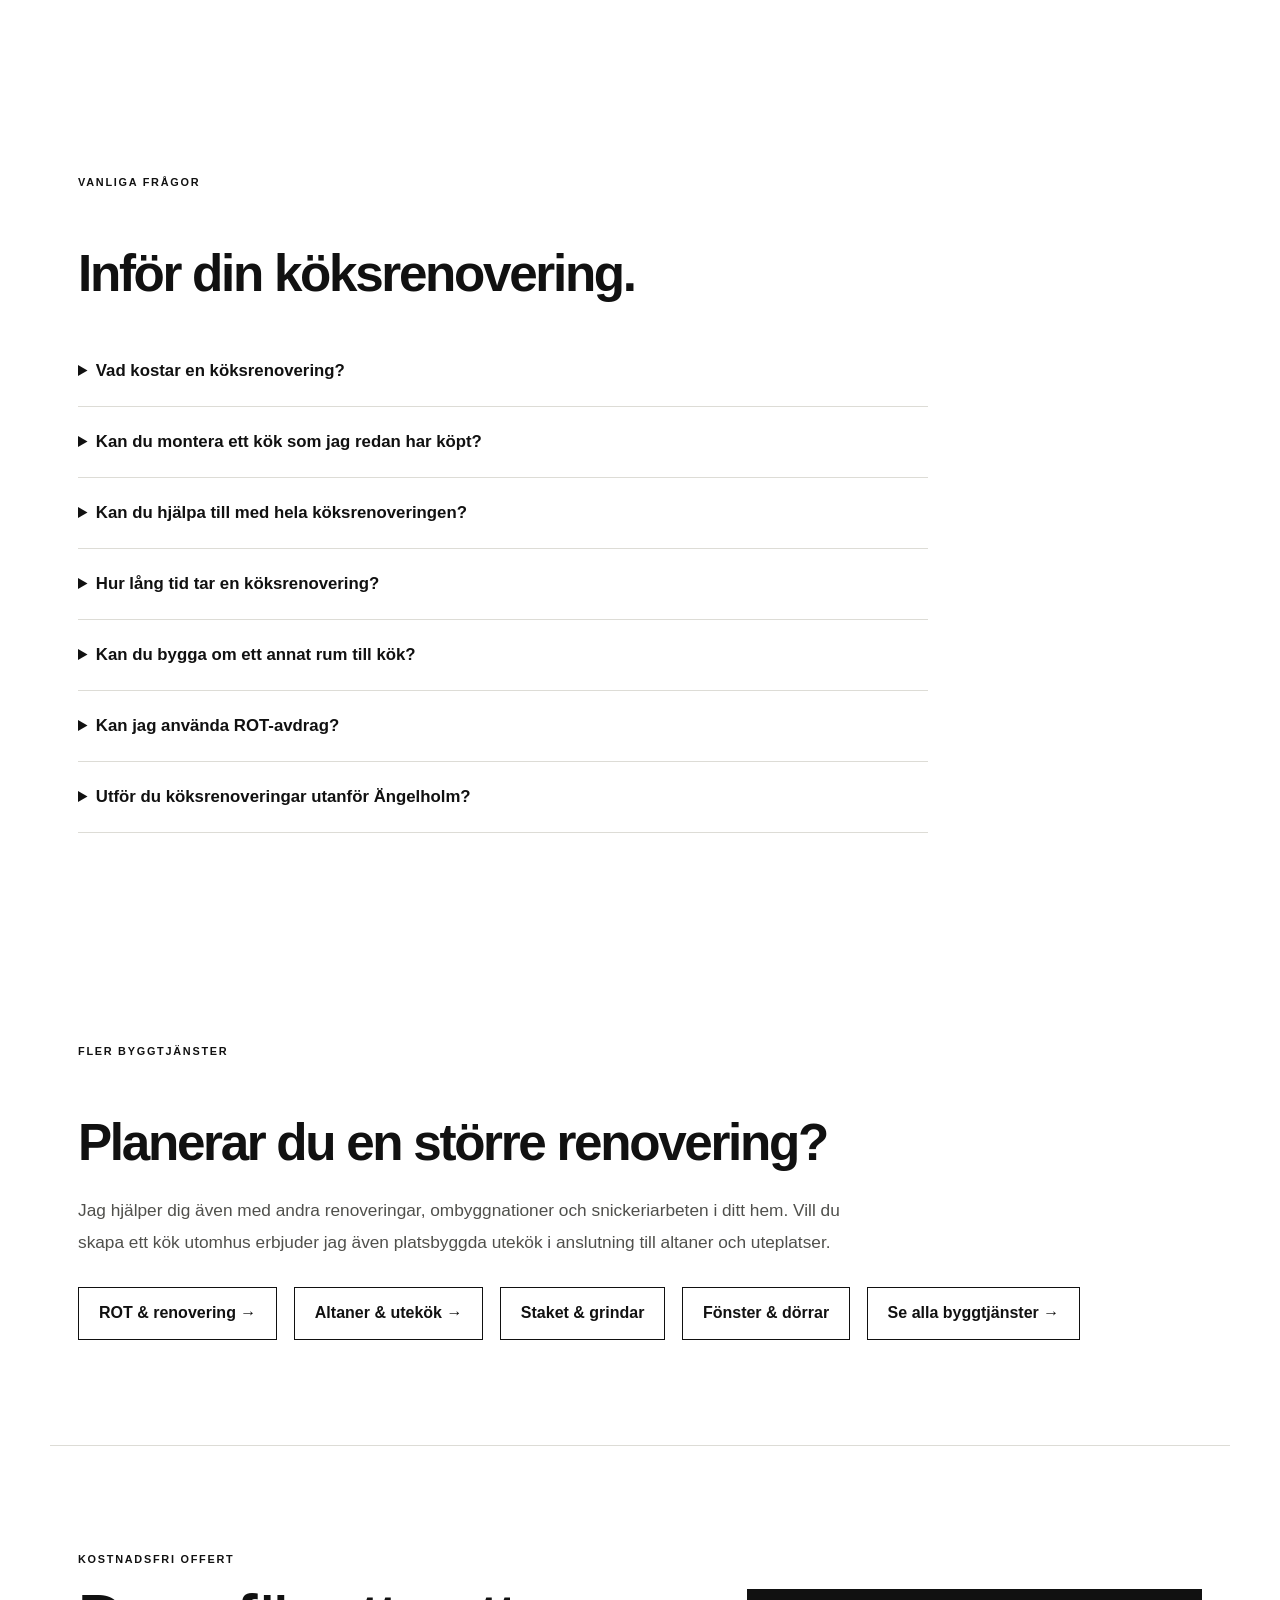
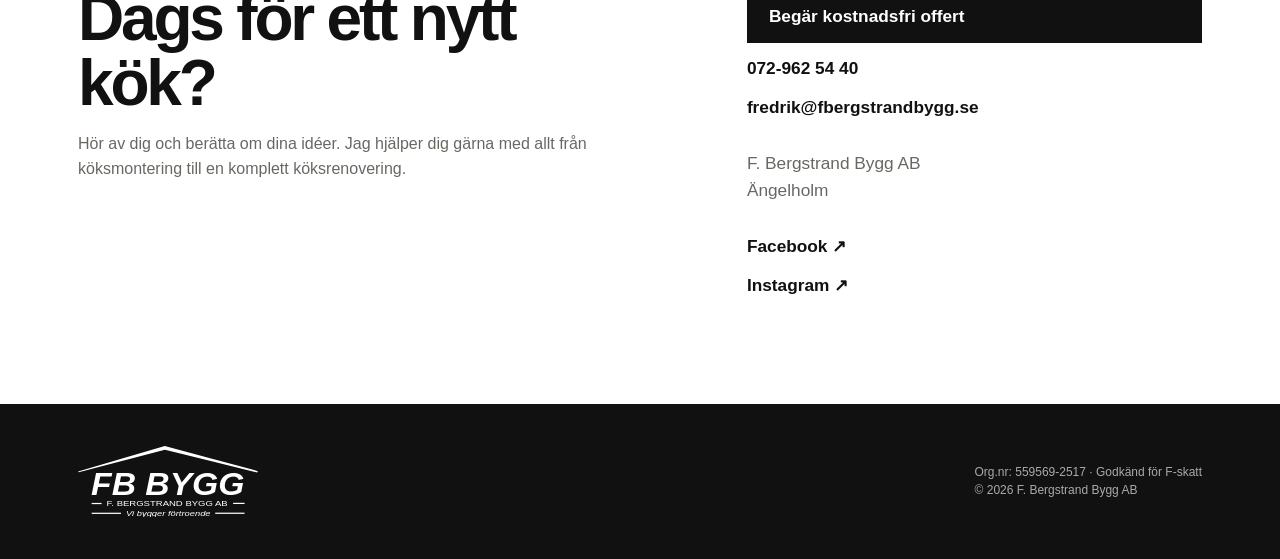
<file: tjanster/koksrenovering/index.html>
<!doctype html>
<html lang="sv">
  <head>
    <meta charset="utf-8" />
    <meta name="viewport" content="width=device-width, initial-scale=1" />

    <title>
      Köksrenovering & köksmontering i Ängelholm | F. Bergstrand Bygg AB
    </title>

    <meta
      name="description"
      content="Köksrenovering och köksmontering i Ängelholm. Jag hjälper dig från rivning till färdigt kök och samordnar övriga hantverkare. Kostnadsfri offert."
    />

    <link
      rel="canonical"
      href="https://fbergstrandbygg.se/tjanster/koksrenovering/"
    />

    <meta property="og:type" content="website" />
    <meta property="og:locale" content="sv_SE" />
    <meta
      property="og:title"
      content="Köksrenovering i Ängelholm – F. Bergstrand Bygg AB"
    />
    <meta
      property="og:description"
      content="Från rivning till färdigt kök. Personligt hantverk, samordning av hantverkare och kostnadsfri offert."
    />
    <meta
      property="og:url"
      content="https://fbergstrandbygg.se/tjanster/koksrenovering/"
    />
    <meta
      property="og:image"
      content="https://fbergstrandbygg.se/assets/images/koksrenovering-efter.webp"
    />
    <link rel="icon" type="image/svg+xml" href="/assets/favicon.svg" />
    <link rel="stylesheet" href="../../style.css" />

    <script type="application/ld+json">
      {
        "@context": "https://schema.org",
        "@type": "Service",
        "name": "Köksrenovering och köksmontering",
        "serviceType": "Köksrenovering, köksmontering och ombyggnation",
        "url": "https://fbergstrandbygg.se/tjanster/koksrenovering/",
        "provider": {
          "@type": "GeneralContractor",
          "@id": "https://fbergstrandbygg.se/#foretag",
          "name": "F. Bergstrand Bygg AB",
          "telephone": "+46729625440",
          "url": "https://fbergstrandbygg.se/"
        },
        "areaServed": [
          "Ängelholm",
          "Båstad",
          "Höganäs",
          "Helsingborg",
          "Klippan",
          "Halmstad",
          "Landskrona"
        ]
      }
    </script>
  </head>

  <body>
    <header class="header">
      <a
        class="logo-link"
        href="../../"
        aria-label="F. Bergstrand Bygg AB – Startsida"
      >
        <img
          src="../../assets/logo-white.svg"
          alt="F. Bergstrand Bygg AB"
          class="header-logo"
        />
      </a>

      <a class="mobile-offer" href="#kontakt"> Gratis offert </a>

      <button
        class="menu-toggle"
        type="button"
        aria-label="Öppna meny"
        aria-expanded="false"
        aria-controls="main-nav"
      >
        <span></span>
        <span></span>
        <span></span>
      </button>

      <nav id="main-nav" aria-label="Huvudmeny">
        <a href="../../#tjanster">Tjänster</a>
        <a href="../../#projekt">Projekt</a>
        <a href="../../#om">Om mig</a>
        <a href="../../#arbetsomrade">Arbetsområde</a>
        <a class="nav-button" href="#kontakt">Gratis offert</a>
      </nav>
    </header>

    <main id="top">
      <nav class="breadcrumbs" aria-label="Brödsmulor">
        <a href="../../">Startsida</a>
        <span aria-hidden="true">/</span>
        <a href="../../#tjanster">Tjänster</a>
        <span aria-hidden="true">/</span>
        <span aria-current="page">Köksrenovering</span>
      </nav>

      <section class="service-hero">
        <div class="hero-copy">
          <p class="eyebrow">Köksrenovering & köksmontering</p>

          <h1>Köksrenovering<br />i Ängelholm.</h1>

          <p class="lead">
            Dags för ett nytt kök? Jag hjälper dig med allt från montering av
            ett nytt kök till en komplett köksrenovering.
          </p>

          <p>
            Med över 10 års erfarenhet inom byggbranschen och ett nära samarbete
            med andra hantverkare kan jag hjälpa dig hela vägen från idé till
            färdigt kök.
          </p>

          <div class="buttons">
            <a class="button" href="#kontakt"> Kostnadsfri offert </a>
            <a class="link" href="tel:+46729625440"> Ring mig </a>
          </div>
        </div>

        <figure class="service-hero-image">
          <img
            src="../../assets/images/koksrenovering-efter.webp"
            alt="Färdigt kök med vita köksskåp och klinkergolv efter ombyggnation i Ängelholm"
            fetchpriority="high"
          />
          <figcaption>
            Tidigare arbete – ombyggnation till kök i Ängelholm.
          </figcaption>
        </figure>
      </section>

      <section class="trust-strip" aria-label="Trygghet och kompetens">
        <div>10+ års erfarenhet</div>
        <div>Yrkesbevis</div>
        <div>F-skatt & ansvarsförsäkring</div>
        <div>Kostnadsfri offert</div>
      </section>

      <section class="section service-content">
        <p class="eyebrow">Hemmets hjärta</p>

        <h2>Ett kök anpassat efter din vardag.</h2>

        <p>
          Köket är en av hemmets viktigaste platser. Ett välplanerat kök ska
          inte bara vara snyggt, utan även fungera i vardagen och vara anpassat
          efter dina behov.
        </p>

        <p>
          Som lokal snickare och byggfirma i Ängelholm hjälper jag dig med både
          mindre uppdateringar och omfattande köksrenoveringar. Oavsett om du
          vill behålla befintlig planlösning eller bygga om ett helt rum till
          kök kan jag hjälpa dig med bygg- och snickeriarbetena.
        </p>

        <p>
          Har du redan köpt ett kök från en köksleverantör? Jag hjälper även
          till med ren köksmontering, anpassningar och de byggarbeten som behövs
          inför installationen.
        </p>

        <h2>Vad kan jag hjälpa dig med?</h2>

        <ul class="service-checklist">
          <li>Kompletta köksrenoveringar</li>
          <li>Montering av nya kök</li>
          <li>Rivning och demontering av befintliga kök</li>
          <li>Ombyggnation av rum till kök</li>
          <li>Ändringar av planlösning</li>
          <li>Montering och anpassning av bänkskivor</li>
          <li>Platsbyggda snickerilösningar</li>
          <li>Montering av köksöar</li>
          <li>Golvläggning</li>
          <li>Anpassning av väggar och innertak</li>
          <li>Montering av lister, socklar och täcksidor</li>
          <li>Samordning av övriga hantverkare</li>
        </ul>
      </section>

      <section class="projects">
        <div class="section service-content">
          <p class="eyebrow">En kontakt genom hela projektet</p>

          <h2>Jag hjälper dig med helheten.</h2>

          <p>
            En köksrenovering involverar ofta flera olika yrkesgrupper. Förutom
            snickeriarbeten kan det behövas elektriker, VVS-montörer och
            plattsättare.
          </p>

          <p>
            Genom mina samarbeten med andra hantverkare kan jag ta ett
            samordningsansvar för hela köksrenoveringen. Det innebär att du kan
            ha en huvudsaklig kontaktperson genom projektet istället för att
            själv behöva samordna alla yrkesgrupper.
          </p>

          <h2>Så går det till.</h2>

          <div class="process-grid">
            <article>
              <span>01</span>
              <h3>Kontakt</h3>
              <p>
                Vi går igenom dina idéer, önskemål och förutsättningarna för
                ditt nya kök.
              </p>
            </article>

            <article>
              <span>02</span>
              <h3>Planering & offert</h3>
              <p>
                Vi går igenom omfattning, material och vilka hantverkare som
                behövs. Du får en kostnadsfri offert.
              </p>
            </article>

            <article>
              <span>03</span>
              <h3>Renovering</h3>
              <p>
                Byggarbeten och köksmontering genomförs enligt överenskommelse,
                med samordning av övriga yrkesgrupper.
              </p>
            </article>

            <article>
              <span>04</span>
              <h3>Färdigt kök</h3>
              <p>Vi går tillsammans igenom det färdiga arbetet.</p>
            </article>
          </div>
        </div>
      </section>

      <section class="section service-content">
        <p class="eyebrow">Referensprojekt – Ängelholm</p>

        <h2>Från befintligt rum till nytt kök.</h2>

        <p>
          En omfattande ombyggnation där ett befintligt rum förvandlades till
          ett ljust och funktionellt kök.
        </p>

        <div class="reference-grid">
          <article class="reference-card reference-wide">
            <div class="before-after before-after--three">
              <figure>
                <img
                  src="../../assets/images/koksrenovering-fore.webp"
                  alt="Befintligt rum före ombyggnation till kök i Ängelholm"
                  loading="lazy"
                />
                <figcaption>Före</figcaption>
              </figure>

              <figure>
                <img
                  src="../../assets/images/koksrenovering-01.webp"
                  alt="Pågående ombyggnation med gipsning och förberedelser för köksinstallation"
                  loading="lazy"
                />
                <figcaption>Under arbetet</figcaption>
              </figure>

              <figure>
                <img
                  src="../../assets/images/koksrenovering-efter.webp"
                  alt="Färdigt kök med vita köksskåp och klinkergolv i Ängelholm"
                  loading="lazy"
                />
                <figcaption>Efter</figcaption>
              </figure>
            </div>

            <div class="reference-copy">
              <h3>Ombyggnation till kök – Ängelholm</h3>

              <p>
                Arbetet omfattade rivning, ombyggnation, gipsning, köksmontering
                och tillhörande snickeriarbeten.
              </p>

              <p>
                I projektet ansvarade jag även för samordningen av elektriker,
                VVS-montörer och plattsättare.
              </p>

              <p>
                Projektet visar hur jag kan hjälpa dig med hela processen, från
                idé och ombyggnation till färdigt kök.
              </p>
            </div>
          </article>
        </div>

        <a class="button-outline" href="../../#projekt">
          Se fler referensprojekt →
        </a>
      </section>

      <section class="section service-content">
        <p class="eyebrow">ROT-avdrag</p>

        <h2>Renovera köket med ROT-avdrag.</h2>

        <p>
          Många arbeten i samband med en köksrenovering kan omfattas av
          ROT-avdrag. Avdraget gäller godkända arbetskostnader, inte material,
          vitvaror eller andra kringkostnader.
        </p>

        <p>
          F. Bergstrand Bygg AB är godkänt för F-skatt och jag hjälper dig med
          hanteringen av ROT-avdraget när arbetet uppfyller Skatteverkets
          villkor.
        </p>

        <a
          class="button-outline"
          href="https://www.skatteverket.se/"
          target="_blank"
          rel="noopener noreferrer"
        >
          Läs mer hos Skatteverket ↗
        </a>
      </section>

      <section class="section service-content">
        <p class="eyebrow">Vanliga frågor</p>

        <h2>Inför din köksrenovering.</h2>

        <div class="faq">
          <details>
            <summary>Vad kostar en köksrenovering?</summary>
            <p>
              Kostnaden beror på kökets storlek, materialval, arbetets
              omfattning och vilka installationer som behövs. Kontakta mig för
              en kostnadsfri offert anpassad efter ditt projekt.
            </p>
          </details>

          <details>
            <summary>Kan du montera ett kök som jag redan har köpt?</summary>
            <p>
              Ja, jag hjälper till med montering av kök från olika
              köksleverantörer, inklusive anpassningar och tillhörande
              snickeriarbeten.
            </p>
          </details>

          <details>
            <summary>Kan du hjälpa till med hela köksrenoveringen?</summary>
            <p>
              Ja, genom samarbete med elektriker, VVS-montörer och andra
              hantverkare kan jag samordna hela projektet, från rivning till
              färdigt kök.
            </p>
          </details>

          <details>
            <summary>Hur lång tid tar en köksrenovering?</summary>
            <p>
              Tidsåtgången beror på arbetets omfattning, leveranser och vilka
              installationer som behöver utföras. Vi går igenom en plan för
              arbetet inför byggstart.
            </p>
          </details>

          <details>
            <summary>Kan du bygga om ett annat rum till kök?</summary>
            <p>
              Ja, jag hjälper till med ombyggnationer och anpassningar av
              befintliga rum. Förutsättningarna för konstruktion, ventilation,
              el, vatten och avlopp behöver bedömas inför projektet.
            </p>
          </details>

          <details>
            <summary>Kan jag använda ROT-avdrag?</summary>
            <p>
              Många arbetsmoment vid en köksrenovering kan berättiga till
              ROT-avdrag. Jag hjälper dig med hanteringen när Skatteverkets
              villkor är uppfyllda.
            </p>
          </details>

          <details>
            <summary>Utför du köksrenoveringar utanför Ängelholm?</summary>
            <p>
              Ja, jag arbetar även i bland annat Båstad, Höganäs, Helsingborg
              och Klippan samt upp mot Halmstad och ner mot Landskrona.
            </p>
          </details>
        </div>
      </section>

      <section class="section service-content">
        <p class="eyebrow">Fler byggtjänster</p>

        <h2>Planerar du en större renovering?</h2>

        <p>
          Jag hjälper dig även med andra renoveringar, ombyggnationer och
          snickeriarbeten i ditt hem. Vill du skapa ett kök utomhus erbjuder jag
          även platsbyggda utekök i anslutning till altaner och uteplatser.
        </p>

        <a class="button-outline" href="../renovering/"> ROT & renovering → </a>

        <a class="button-outline" href="../altaner/"> Altaner & utekök → </a>
        <a class="button-outline" href="../staket-grindar/">
          Staket &amp; grindar
        </a>
        <a class="button-outline" href="../fonster-dorrar/">
          Fönster &amp; dörrar
        </a>
        <a class="button-outline" href="../../#tjanster">
          Se alla byggtjänster →
        </a>
      </section>

      <section id="kontakt" class="contact section">
        <div>
          <p class="eyebrow">Kostnadsfri offert</p>

          <h2>Dags för ett nytt kök?</h2>

          <p class="muted">
            Hör av dig och berätta om dina idéer. Jag hjälper dig gärna med allt
            från köksmontering till en komplett köksrenovering.
          </p>
        </div>

        <div class="contact-info">
          <a
            class="button"
            href="mailto:fredrik@fbergstrandbygg.se?subject=Offertf%C3%B6rfr%C3%A5gan%20-%20K%C3%B6ksrenovering"
          >
            Begär kostnadsfri offert
          </a>

          <a href="tel:+46729625440"> 072-962 54 40 </a>

          <a href="mailto:fredrik@fbergstrandbygg.se">
            fredrik@fbergstrandbygg.se
          </a>

          <p>F. Bergstrand Bygg AB<br />Ängelholm</p>

          <a href="https://www.facebook.com/profile.php?id=61596413686099">
            Facebook ↗
          </a>

          <a href="https://www.instagram.com/f.bergstrandbyggab/">
            Instagram ↗
          </a>
        </div>
      </section>
    </main>

    <footer>
      <a class="footer-logo" href="../../">
        <img
          src="../../assets/logo-white.svg"
          alt="F. Bergstrand Bygg AB"
          class="footer-brand"
        />
      </a>

      <div>
        Org.nr: 559569-2517 · Godkänd för F-skatt
        <br />© 2026 F. Bergstrand Bygg AB
      </div>
    </footer>

    <script>
      const menuToggle = document.querySelector(".menu-toggle");
      const mainNav = document.querySelector("#main-nav");

      function setMenu(open) {
        mainNav.classList.toggle("is-open", open);
        menuToggle.setAttribute("aria-expanded", String(open));
        menuToggle.setAttribute(
          "aria-label",
          open ? "Stäng meny" : "Öppna meny",
        );
      }

      menuToggle.addEventListener("click", () => {
        setMenu(!mainNav.classList.contains("is-open"));
      });

      mainNav.querySelectorAll("a").forEach((link) => {
        link.addEventListener("click", () => setMenu(false));
      });

      document.addEventListener("keydown", (event) => {
        if (event.key === "Escape" && mainNav.classList.contains("is-open")) {
          setMenu(false);
          menuToggle.focus();
        }
      });
    </script>
  </body>
</html>
</file>
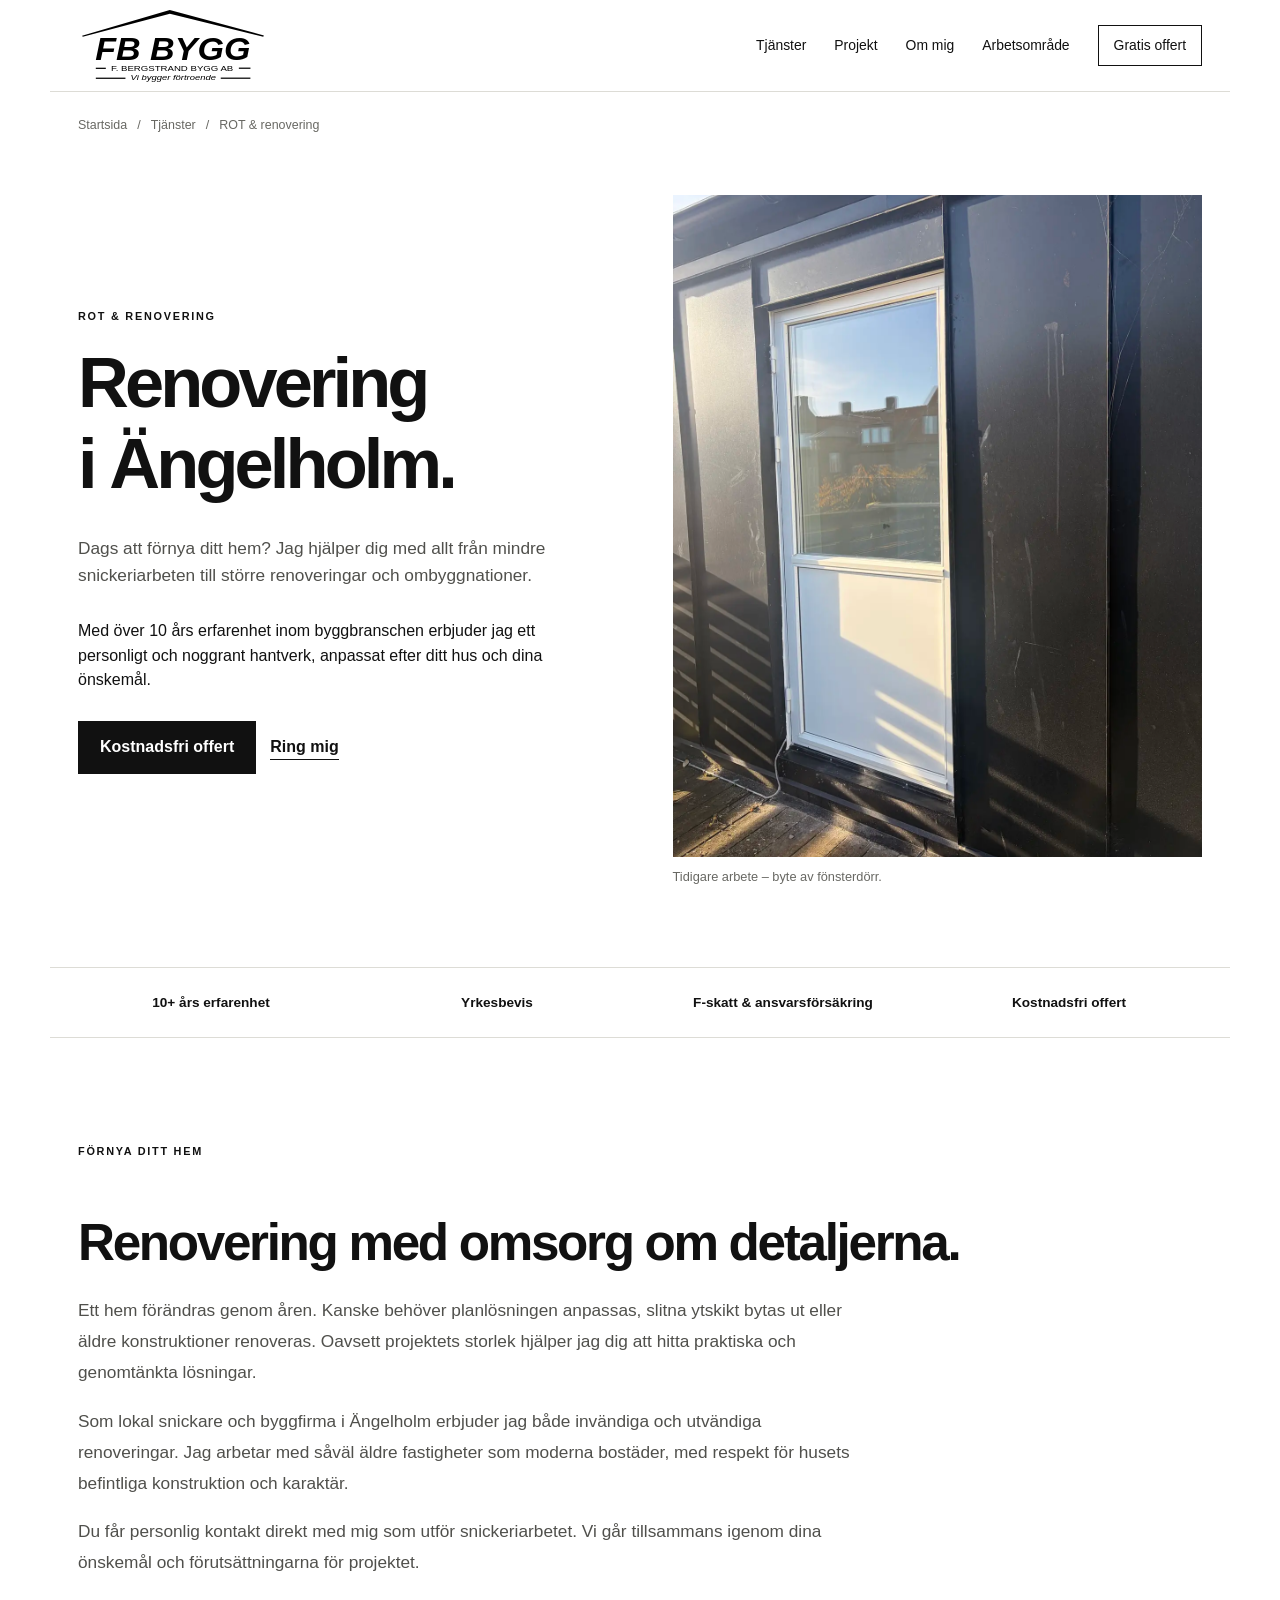
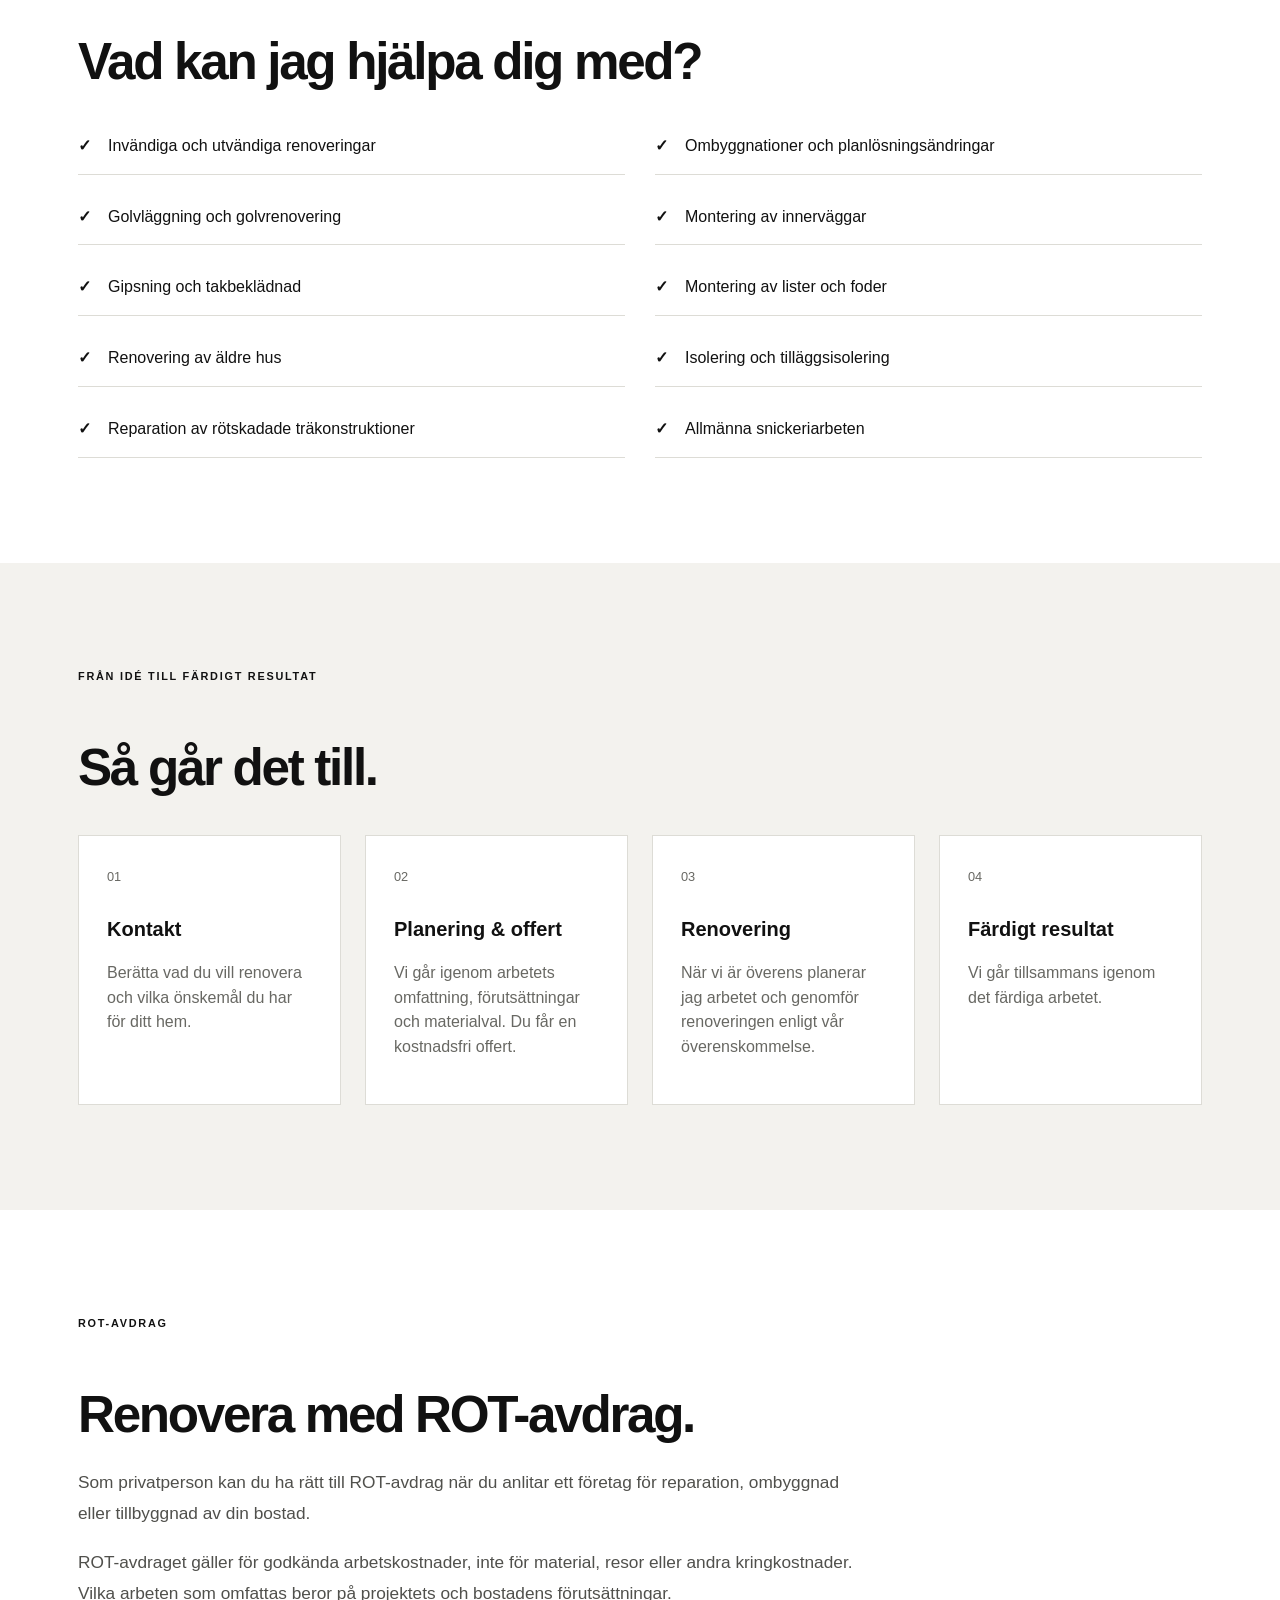
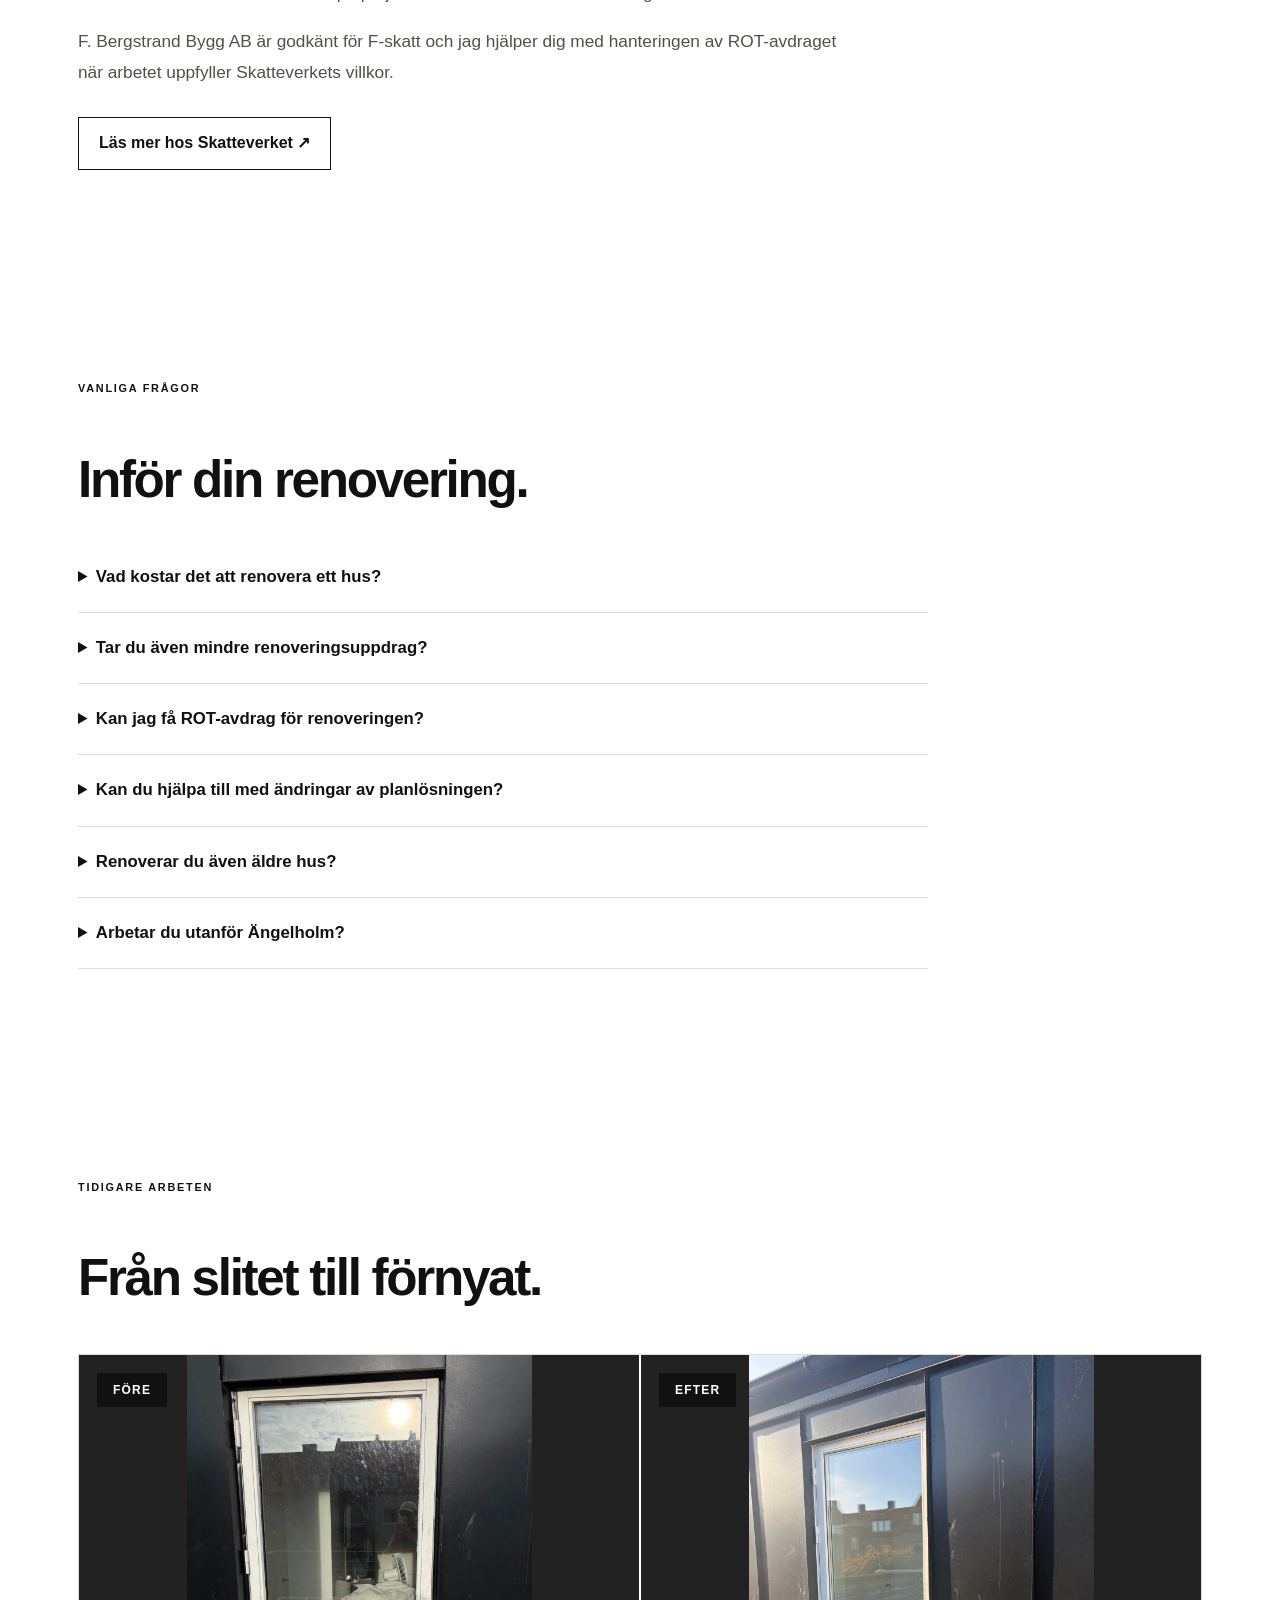
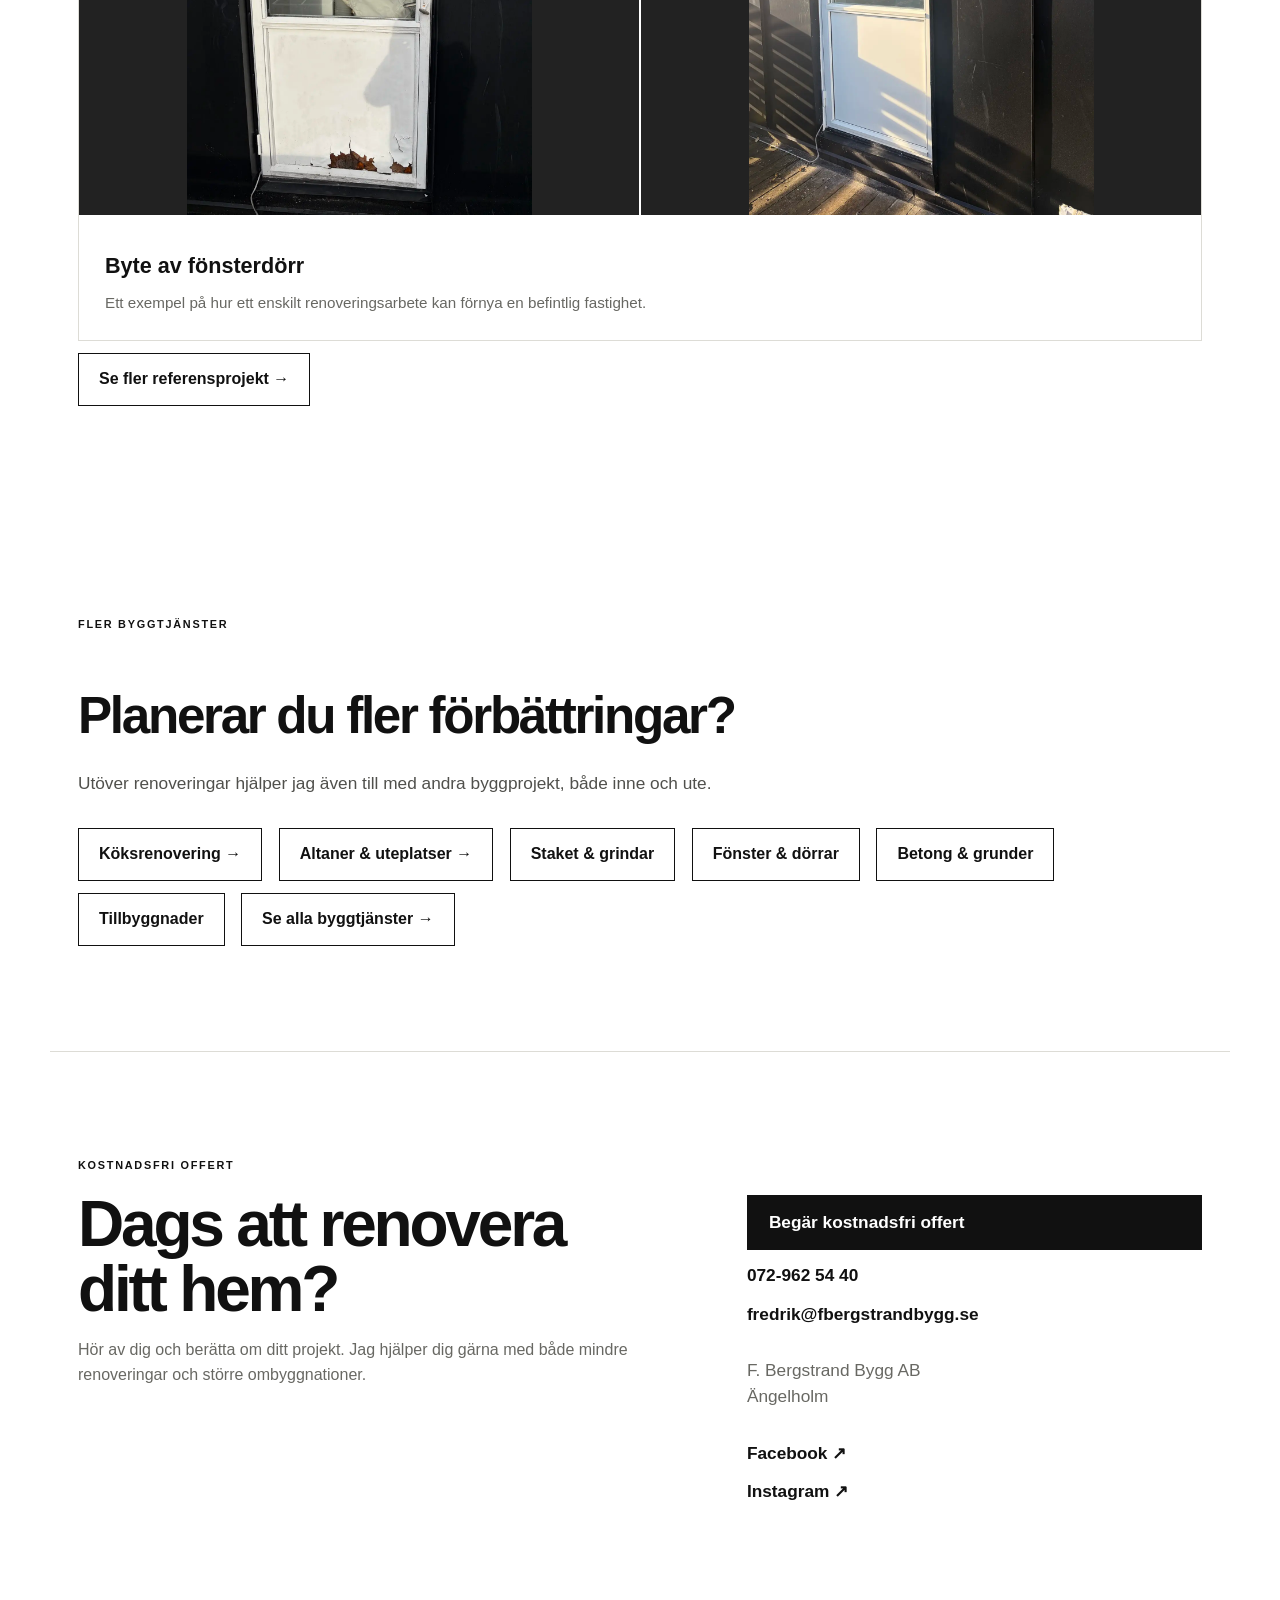
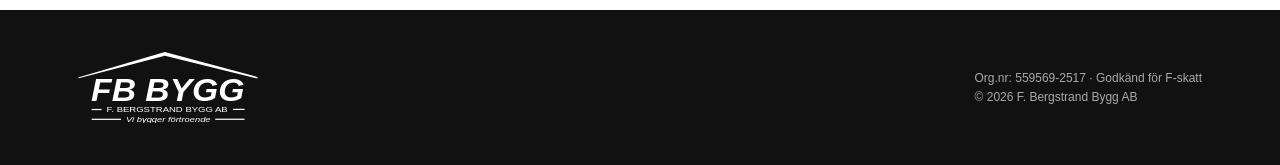
<file: tjanster/renovering/index.html>
<!doctype html>
<html lang="sv">
  <head>
    <meta charset="utf-8" />
    <meta name="viewport" content="width=device-width, initial-scale=1" />

    <title>Renovering & snickare i Ängelholm | F. Bergstrand Bygg AB</title>

    <meta
      name="description"
      content="Behöver du hjälp med renovering i Ängelholm? Jag utför husrenoveringar, ombyggnationer och snickeriarbeten. Hjälp med ROT-avdrag och kostnadsfri offert."
    />

    <link
      rel="canonical"
      href="https://fbergstrandbygg.se/tjanster/renovering/"
    />

    <meta property="og:type" content="website" />
    <meta property="og:locale" content="sv_SE" />
    <meta
      property="og:title"
      content="Renovering i Ängelholm – F. Bergstrand Bygg AB"
    />
    <meta
      property="og:description"
      content="Din lokala snickare för renoveringar, ombyggnationer och byggarbeten. Över 10 års erfarenhet och kostnadsfri offert."
    />
    <meta
      property="og:url"
      content="https://fbergstrandbygg.se/tjanster/renovering/"
    />
    <meta
      property="og:image"
      content="https://fbergstrandbygg.se/assets/images/fonsterdorr-ny.webp"
    />
    <link rel="icon" type="image/svg+xml" href="/assets/favicon.svg" />
    <link rel="stylesheet" href="../../style.css" />

    <script type="application/ld+json">
      {
        "@context": "https://schema.org",
        "@type": "Service",
        "name": "ROT och renovering",
        "serviceType": "Husrenovering, ombyggnation och snickeriarbeten",
        "url": "https://fbergstrandbygg.se/tjanster/renovering/",
        "provider": {
          "@type": "GeneralContractor",
          "@id": "https://fbergstrandbygg.se/#foretag",
          "name": "F. Bergstrand Bygg AB",
          "telephone": "+46729625440",
          "url": "https://fbergstrandbygg.se/"
        },
        "areaServed": [
          "Ängelholm",
          "Båstad",
          "Höganäs",
          "Helsingborg",
          "Klippan",
          "Halmstad",
          "Landskrona"
        ]
      }
    </script>
  </head>

  <body>
    <header class="header">
      <a
        class="logo-link"
        href="../../"
        aria-label="F. Bergstrand Bygg AB – Startsida"
      >
        <img
          src="../../assets/logo-white.svg"
          alt="F. Bergstrand Bygg AB"
          class="header-logo"
        />
      </a>

      <a class="mobile-offer" href="#kontakt"> Gratis offert </a>

      <button
        class="menu-toggle"
        type="button"
        aria-label="Öppna meny"
        aria-expanded="false"
        aria-controls="main-nav"
      >
        <span></span>
        <span></span>
        <span></span>
      </button>

      <nav id="main-nav" aria-label="Huvudmeny">
        <a href="../../#tjanster">Tjänster</a>
        <a href="../../#projekt">Projekt</a>
        <a href="../../#om">Om mig</a>
        <a href="../../#arbetsomrade">Arbetsområde</a>
        <a class="nav-button" href="#kontakt">Gratis offert</a>
      </nav>
    </header>

    <main id="top">
      <nav class="breadcrumbs" aria-label="Brödsmulor">
        <a href="../../">Startsida</a>
        <span aria-hidden="true">/</span>
        <a href="../../#tjanster">Tjänster</a>
        <span aria-hidden="true">/</span>
        <span aria-current="page">ROT & renovering</span>
      </nav>

      <section class="service-hero">
        <div class="hero-copy">
          <p class="eyebrow">ROT & renovering</p>

          <h1>Renovering<br />i Ängelholm.</h1>

          <p class="lead">
            Dags att förnya ditt hem? Jag hjälper dig med allt från mindre
            snickeriarbeten till större renoveringar och ombyggnationer.
          </p>

          <p>
            Med över 10 års erfarenhet inom byggbranschen erbjuder jag ett
            personligt och noggrant hantverk, anpassat efter ditt hus och dina
            önskemål.
          </p>

          <div class="buttons">
            <a class="button" href="#kontakt"> Kostnadsfri offert </a>
            <a class="link" href="tel:+46729625440"> Ring mig </a>
          </div>
        </div>

        <figure class="service-hero-image">
          <img
            src="../../assets/images/fonsterdorr-ny.webp"
            alt="Ny monterad glasad dörr efter renoveringsarbete"
            fetchpriority="high"
          />
          <figcaption>Tidigare arbete – byte av fönsterdörr.</figcaption>
        </figure>
      </section>

      <section class="trust-strip" aria-label="Trygghet och kompetens">
        <div>10+ års erfarenhet</div>
        <div>Yrkesbevis</div>
        <div>F-skatt & ansvarsförsäkring</div>
        <div>Kostnadsfri offert</div>
      </section>

      <section class="section service-content">
        <p class="eyebrow">Förnya ditt hem</p>

        <h2>Renovering med omsorg om detaljerna.</h2>

        <p>
          Ett hem förändras genom åren. Kanske behöver planlösningen anpassas,
          slitna ytskikt bytas ut eller äldre konstruktioner renoveras. Oavsett
          projektets storlek hjälper jag dig att hitta praktiska och genomtänkta
          lösningar.
        </p>

        <p>
          Som lokal snickare och byggfirma i Ängelholm erbjuder jag både
          invändiga och utvändiga renoveringar. Jag arbetar med såväl äldre
          fastigheter som moderna bostäder, med respekt för husets befintliga
          konstruktion och karaktär.
        </p>

        <p>
          Du får personlig kontakt direkt med mig som utför snickeriarbetet. Vi
          går tillsammans igenom dina önskemål och förutsättningarna för
          projektet.
        </p>

        <h2>Vad kan jag hjälpa dig med?</h2>

        <ul class="service-checklist">
          <li>Invändiga och utvändiga renoveringar</li>
          <li>Ombyggnationer och planlösningsändringar</li>
          <li>Golvläggning och golvrenovering</li>
          <li>Montering av innerväggar</li>
          <li>Gipsning och takbeklädnad</li>
          <li>Montering av lister och foder</li>
          <li>Renovering av äldre hus</li>
          <li>Isolering och tilläggsisolering</li>
          <li>Reparation av rötskadade träkonstruktioner</li>
          <li>Allmänna snickeriarbeten</li>
        </ul>
      </section>

      <section class="projects">
        <div class="section service-content">
          <p class="eyebrow">Från idé till färdigt resultat</p>
          <h2>Så går det till.</h2>

          <div class="process-grid">
            <article>
              <span>01</span>
              <h3>Kontakt</h3>
              <p>
                Berätta vad du vill renovera och vilka önskemål du har för ditt
                hem.
              </p>
            </article>

            <article>
              <span>02</span>
              <h3>Planering & offert</h3>
              <p>
                Vi går igenom arbetets omfattning, förutsättningar och
                materialval. Du får en kostnadsfri offert.
              </p>
            </article>

            <article>
              <span>03</span>
              <h3>Renovering</h3>
              <p>
                När vi är överens planerar jag arbetet och genomför renoveringen
                enligt vår överenskommelse.
              </p>
            </article>

            <article>
              <span>04</span>
              <h3>Färdigt resultat</h3>
              <p>Vi går tillsammans igenom det färdiga arbetet.</p>
            </article>
          </div>
        </div>
      </section>

      <section class="section service-content">
        <p class="eyebrow">ROT-avdrag</p>

        <h2>Renovera med ROT-avdrag.</h2>

        <p>
          Som privatperson kan du ha rätt till ROT-avdrag när du anlitar ett
          företag för reparation, ombyggnad eller tillbyggnad av din bostad.
        </p>

        <p>
          ROT-avdraget gäller för godkända arbetskostnader, inte för material,
          resor eller andra kringkostnader. Vilka arbeten som omfattas beror på
          projektets och bostadens förutsättningar.
        </p>

        <p>
          F. Bergstrand Bygg AB är godkänt för F-skatt och jag hjälper dig med
          hanteringen av ROT-avdraget när arbetet uppfyller Skatteverkets
          villkor.
        </p>

        <a
          class="button-outline"
          href="https://www.skatteverket.se/"
          target="_blank"
          rel="noopener noreferrer"
        >
          Läs mer hos Skatteverket ↗
        </a>
      </section>

      <section class="section service-content">
        <p class="eyebrow">Vanliga frågor</p>

        <h2>Inför din renovering.</h2>

        <div class="faq">
          <details>
            <summary>Vad kostar det att renovera ett hus?</summary>
            <p>
              Kostnaden beror på arbetets omfattning, materialval och
              fastighetens skick. Kontakta mig så går vi igenom ditt projekt och
              tar fram en kostnadsfri offert.
            </p>
          </details>

          <details>
            <summary>Tar du även mindre renoveringsuppdrag?</summary>
            <p>
              Ja, jag hjälper till med både mindre snickeriarbeten och större
              renoveringar. Du är välkommen att höra av dig oavsett projektets
              storlek.
            </p>
          </details>

          <details>
            <summary>Kan jag få ROT-avdrag för renoveringen?</summary>
            <p>
              Många renoveringsarbeten kan omfattas av ROT-avdrag. Det
              förutsätter att både arbetet och du som kund uppfyller
              Skatteverkets aktuella villkor. Jag hjälper dig med hanteringen.
            </p>
          </details>

          <details>
            <summary>
              Kan du hjälpa till med ändringar av planlösningen?
            </summary>
            <p>
              Ja, jag utför ombyggnationer och förändringar av invändiga
              utrymmen. Vid ingrepp i bärande konstruktioner behöver vi först
              säkerställa att rätt konstruktionsunderlag och eventuella
              myndighetsbeslut finns.
            </p>
          </details>

          <details>
            <summary>Renoverar du även äldre hus?</summary>
            <p>
              Ja, jag hjälper till med renoveringar och snickeriarbeten i äldre
              fastigheter, med hänsyn till husets konstruktion, material och
              befintliga karaktär.
            </p>
          </details>

          <details>
            <summary>Arbetar du utanför Ängelholm?</summary>
            <p>
              Ja, jag arbetar även i bland annat Båstad, Höganäs, Helsingborg
              och Klippan samt upp mot Halmstad och ner mot Landskrona.
            </p>
          </details>
        </div>
      </section>

      <section class="section service-content">
        <p class="eyebrow">Tidigare arbeten</p>
        <h2>Från slitet till förnyat.</h2>

        <div class="reference-grid">
          <article class="reference-card reference-wide">
            <div class="before-after">
              <figure>
                <img
                  src="../../assets/images/fonsterdorr-gammal.webp"
                  alt="Sliten fönsterdörr före byte"
                  loading="lazy"
                />
                <figcaption>Före</figcaption>
              </figure>
              <figure>
                <img
                  src="../../assets/images/fonsterdorr-ny.webp"
                  alt="Ny fönsterdörr efter byte"
                  loading="lazy"
                />
                <figcaption>Efter</figcaption>
              </figure>
            </div>

            <div class="reference-copy">
              <h3>Byte av fönsterdörr</h3>
              <p>
                Ett exempel på hur ett enskilt renoveringsarbete kan förnya en
                befintlig fastighet.
              </p>
            </div>
          </article>
        </div>

        <a class="button-outline" href="../../#projekt">
          Se fler referensprojekt →
        </a>
      </section>

      <section class="section service-content">
        <p class="eyebrow">Fler byggtjänster</p>

        <h2>Planerar du fler förbättringar?</h2>

        <p>
          Utöver renoveringar hjälper jag även till med andra byggprojekt, både
          inne och ute.
        </p>
        <a class="button-outline" href="../koksrenovering/">
          Köksrenovering →
        </a>
        <a class="button-outline" href="../altaner/">
          Altaner & uteplatser →
        </a>
        <a class="button-outline" href="../staket-grindar/">
          Staket &amp; grindar
        </a>
        <a class="button-outline" href="../fonster-dorrar/">
          Fönster &amp; dörrar
        </a>
        <a class="button-outline" href="../betong-grunder/">
          Betong &amp; grunder
        </a>
        <a class="button-outline" href="../tillbyggnader/"> Tillbyggnader </a>
        <a class="button-outline" href="../../#tjanster">
          Se alla byggtjänster →
        </a>
      </section>

      <section id="kontakt" class="contact section">
        <div>
          <p class="eyebrow">Kostnadsfri offert</p>

          <h2>Dags att renovera ditt hem?</h2>

          <p class="muted">
            Hör av dig och berätta om ditt projekt. Jag hjälper dig gärna med
            både mindre renoveringar och större ombyggnationer.
          </p>
        </div>

        <div class="contact-info">
          <a
            class="button"
            href="mailto:fredrik@fbergstrandbygg.se?subject=Offertf%C3%B6rfr%C3%A5gan%20-%20Renovering"
          >
            Begär kostnadsfri offert
          </a>

          <a href="tel:+46729625440"> 072-962 54 40 </a>

          <a href="mailto:fredrik@fbergstrandbygg.se">
            fredrik@fbergstrandbygg.se
          </a>

          <p>F. Bergstrand Bygg AB<br />Ängelholm</p>

          <a href="https://www.facebook.com/profile.php?id=61596413686099">
            Facebook ↗
          </a>

          <a href="https://www.instagram.com/f.bergstrandbyggab/">
            Instagram ↗
          </a>
        </div>
      </section>
    </main>

    <footer>
      <a class="footer-logo" href="../../">
        <img
          src="../../assets/logo-white.svg"
          alt="F. Bergstrand Bygg AB"
          class="footer-brand"
        />
      </a>

      <div>
        Org.nr: 559569-2517 · Godkänd för F-skatt
        <br />© 2026 F. Bergstrand Bygg AB
      </div>
    </footer>

    <script>
      const menuToggle = document.querySelector(".menu-toggle");
      const mainNav = document.querySelector("#main-nav");

      function setMenu(open) {
        mainNav.classList.toggle("is-open", open);
        menuToggle.setAttribute("aria-expanded", String(open));
        menuToggle.setAttribute(
          "aria-label",
          open ? "Stäng meny" : "Öppna meny",
        );
      }

      menuToggle.addEventListener("click", () => {
        setMenu(!mainNav.classList.contains("is-open"));
      });

      mainNav.querySelectorAll("a").forEach((link) => {
        link.addEventListener("click", () => setMenu(false));
      });

      document.addEventListener("keydown", (event) => {
        if (event.key === "Escape" && mainNav.classList.contains("is-open")) {
          setMenu(false);
          menuToggle.focus();
        }
      });
    </script>
  </body>
</html>
</file>
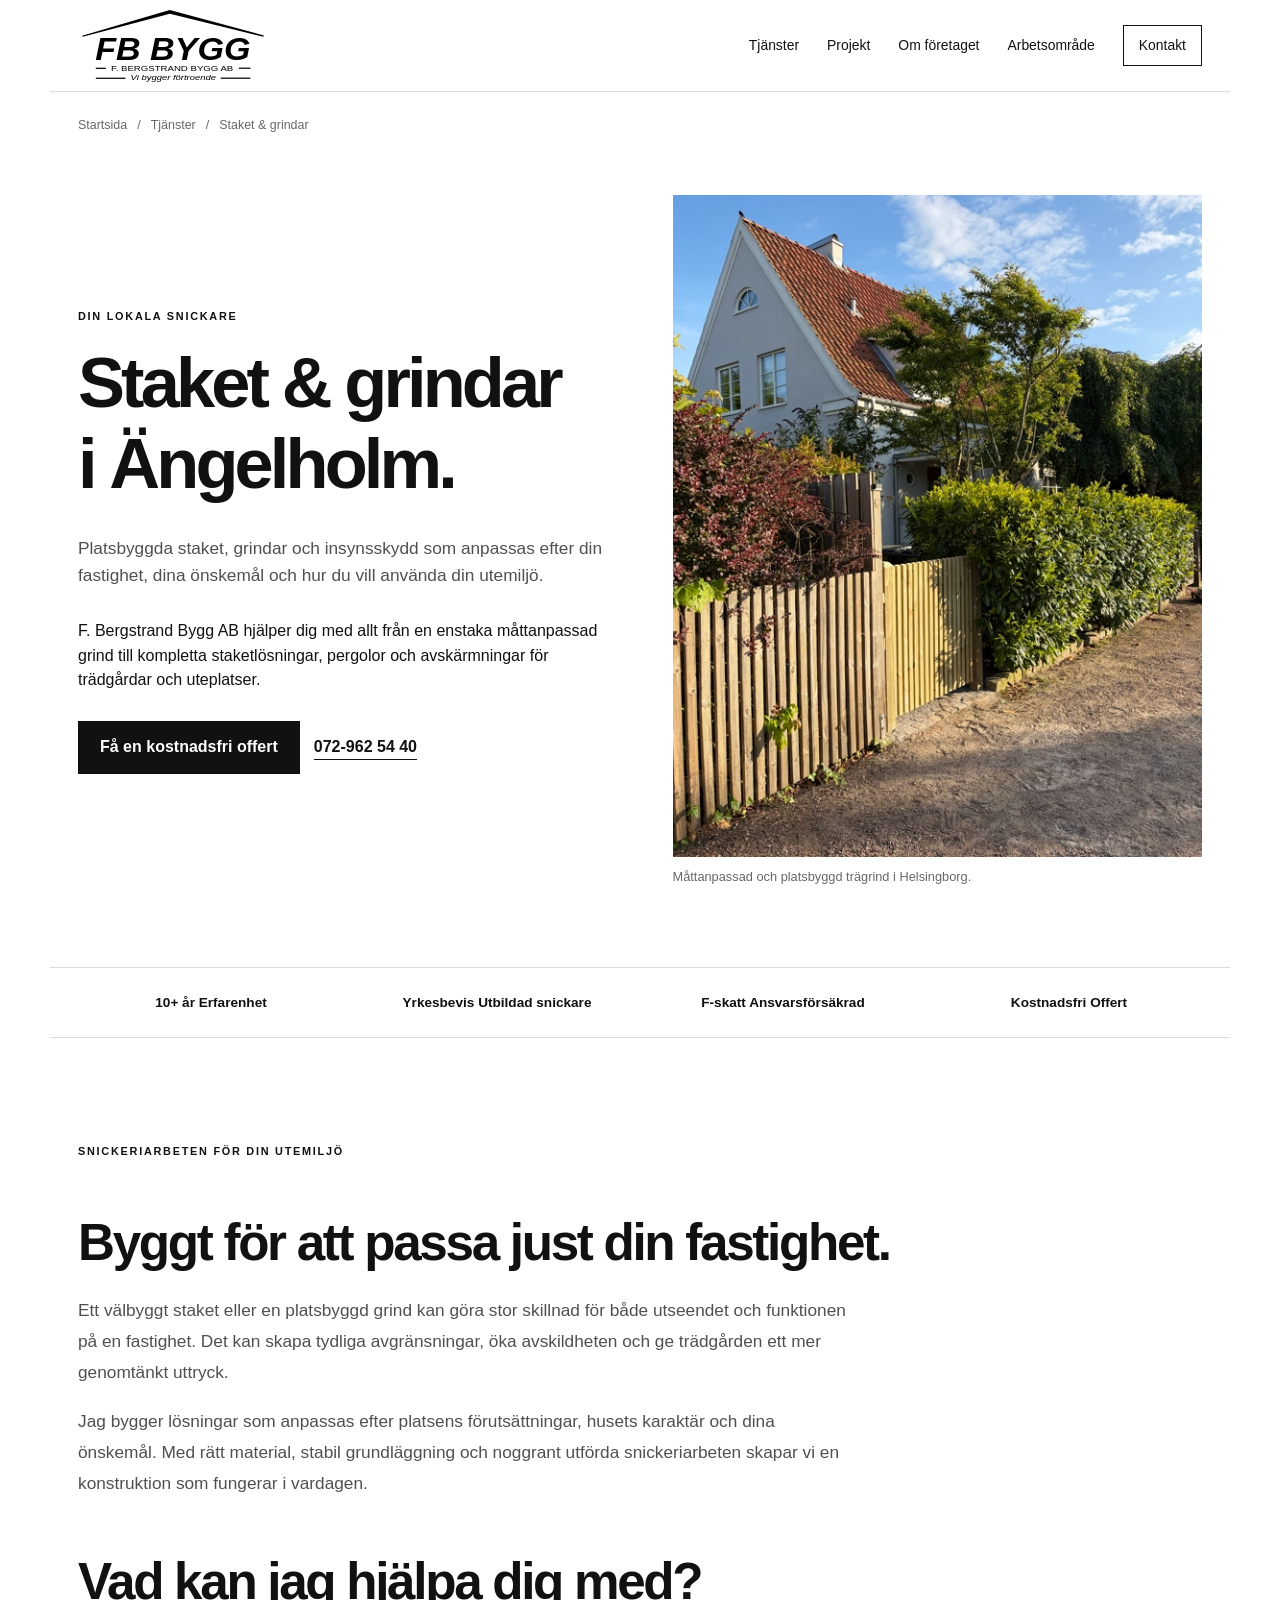
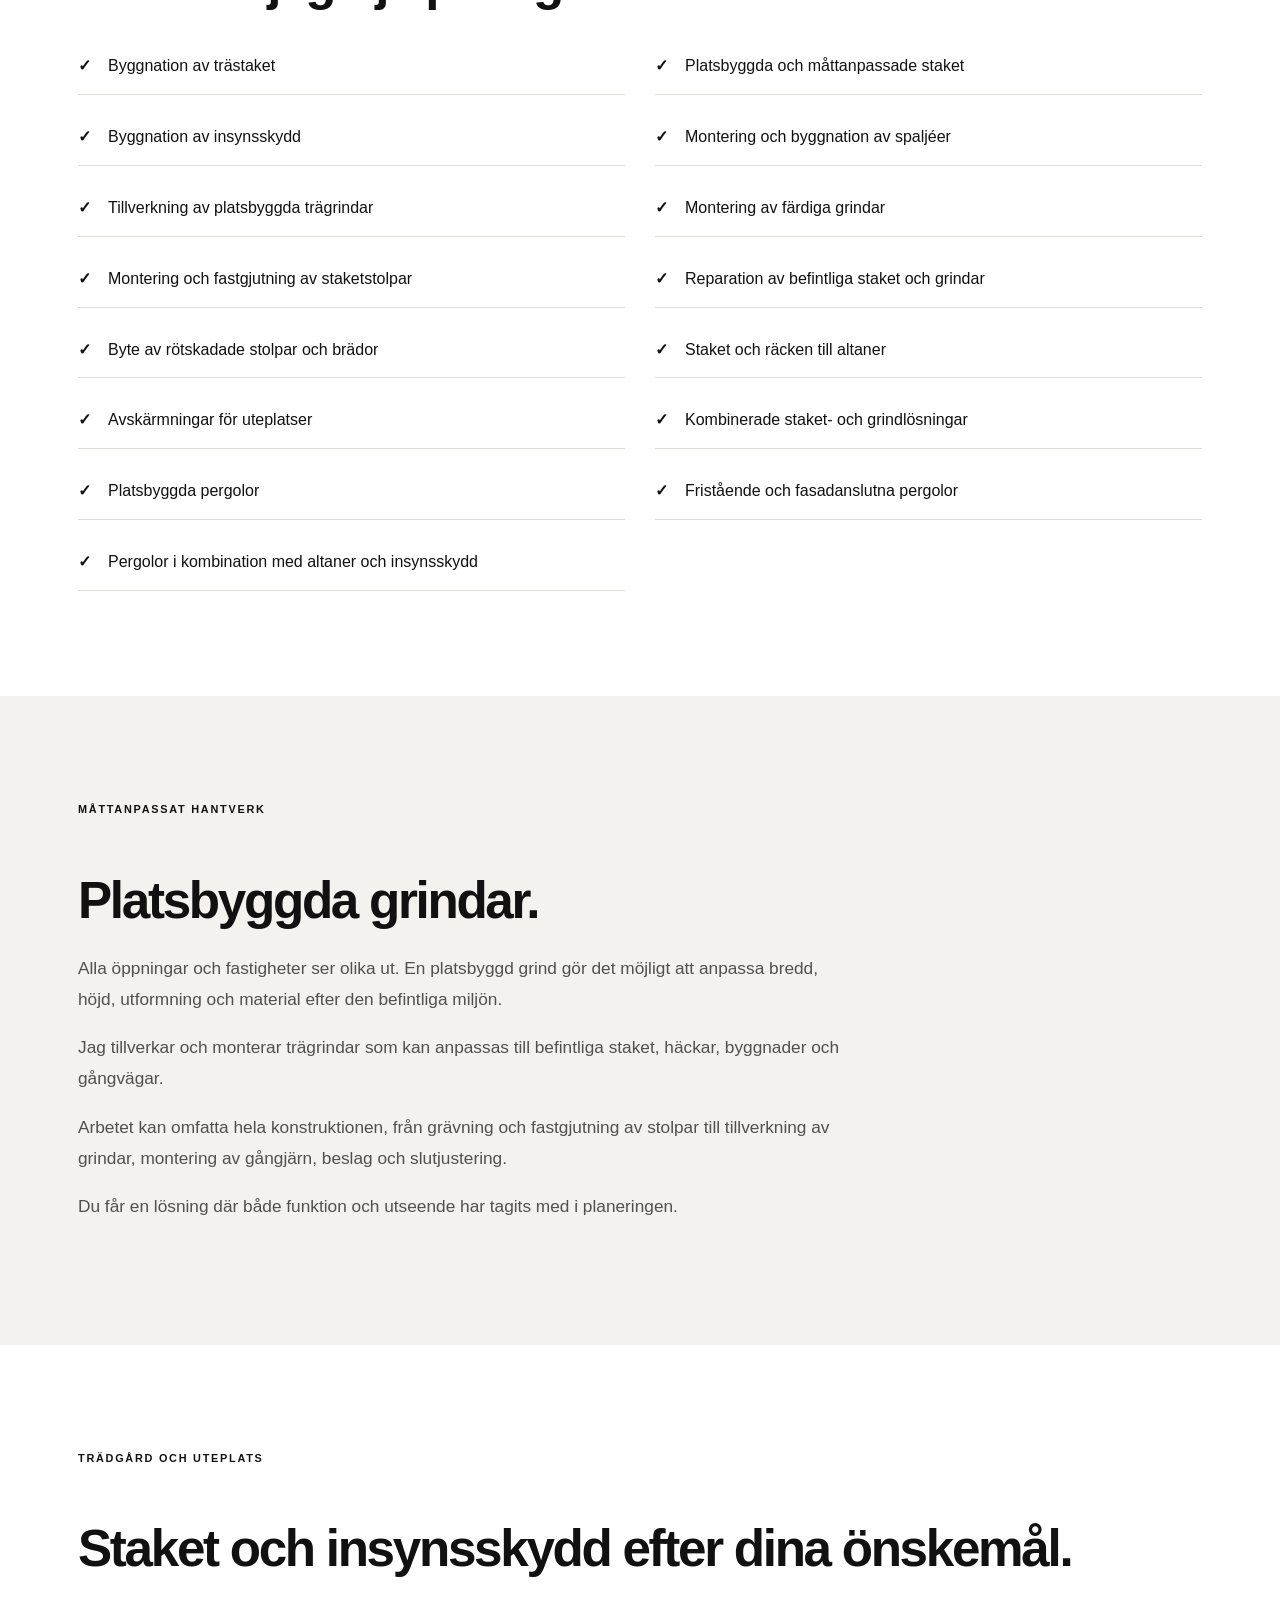
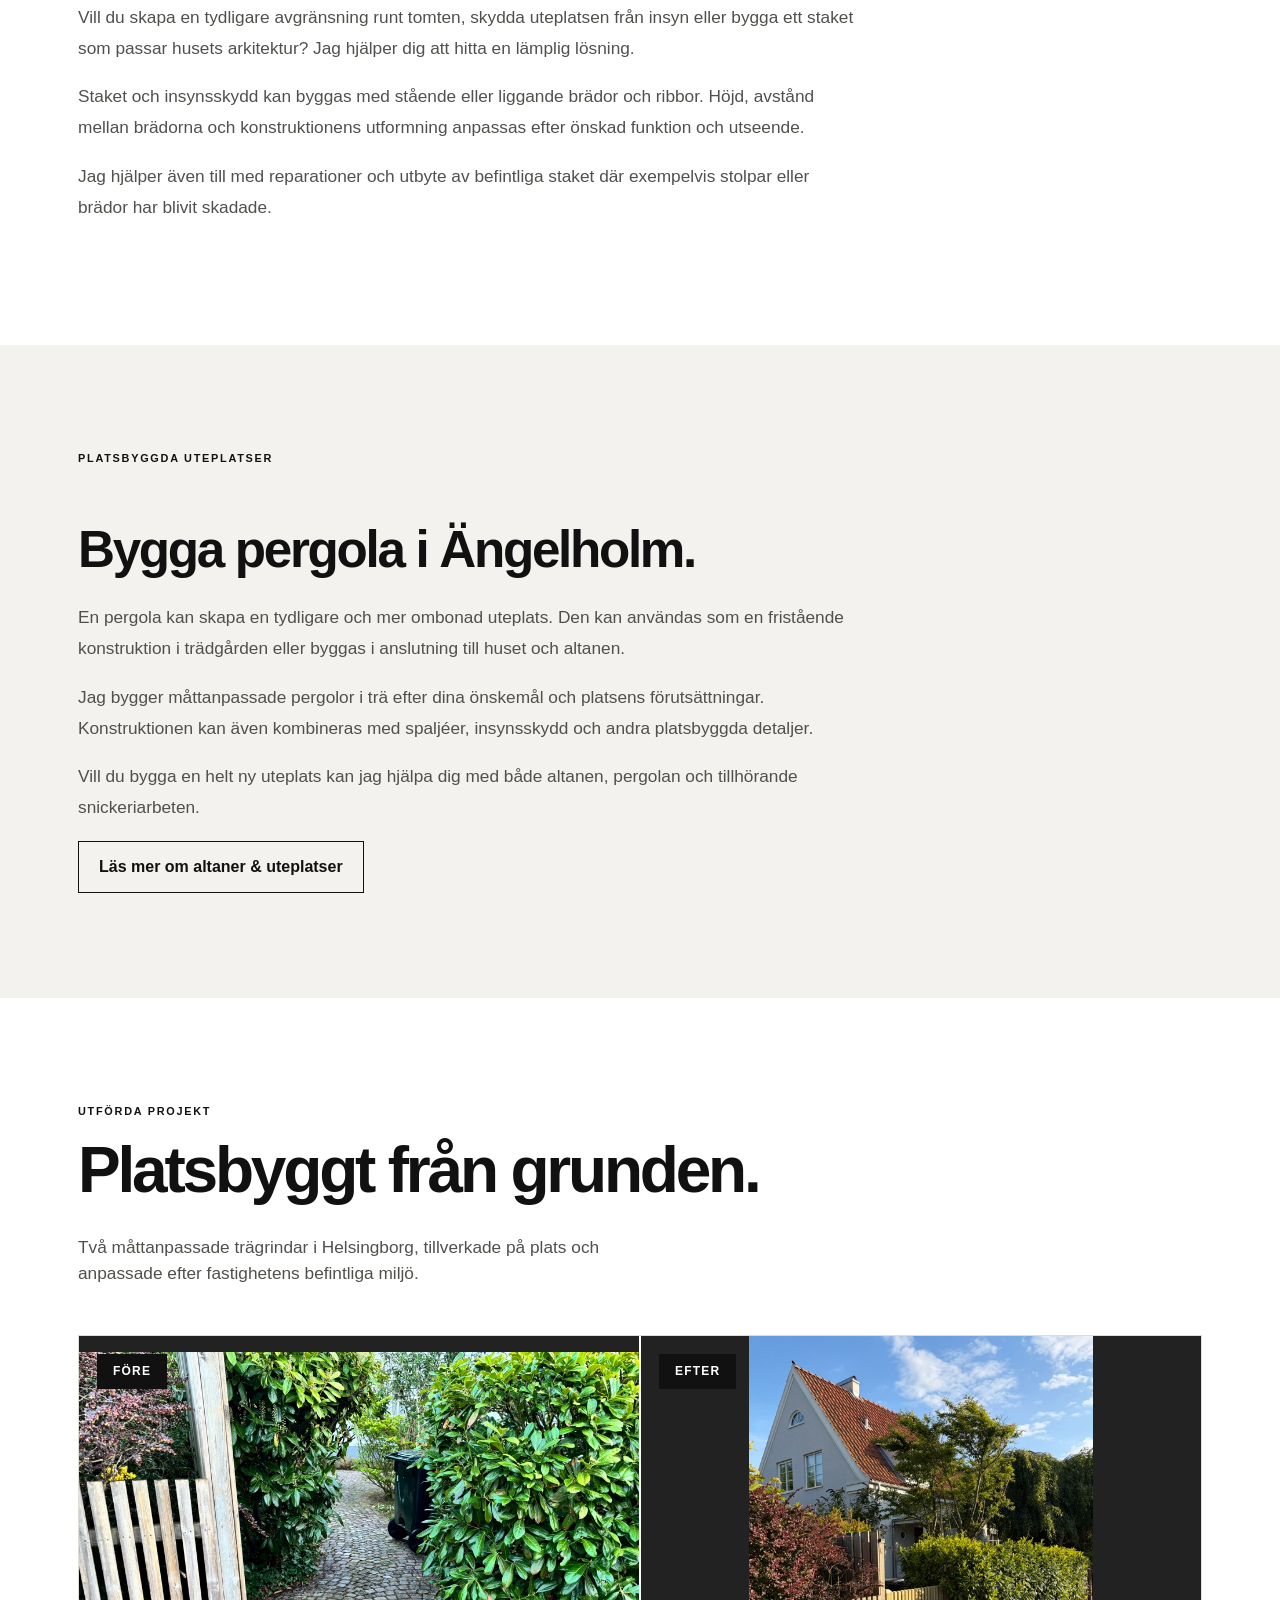
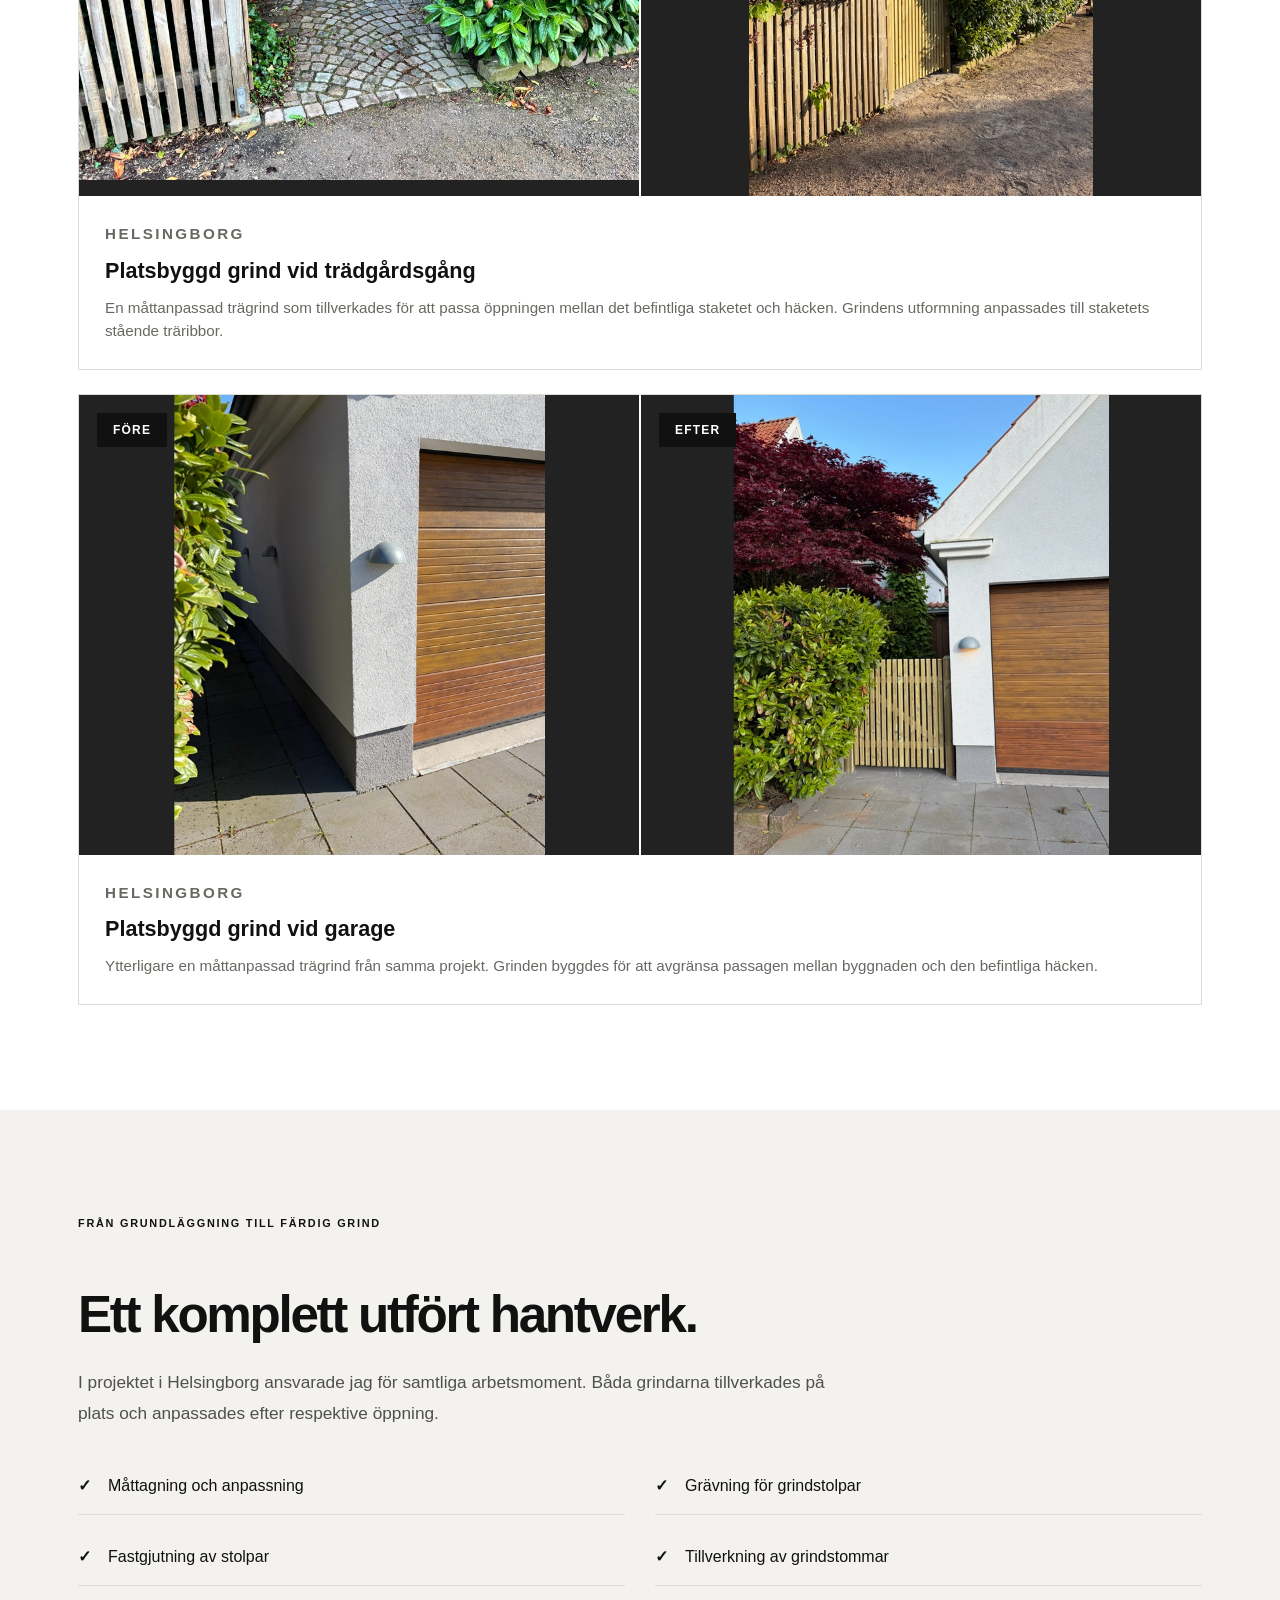
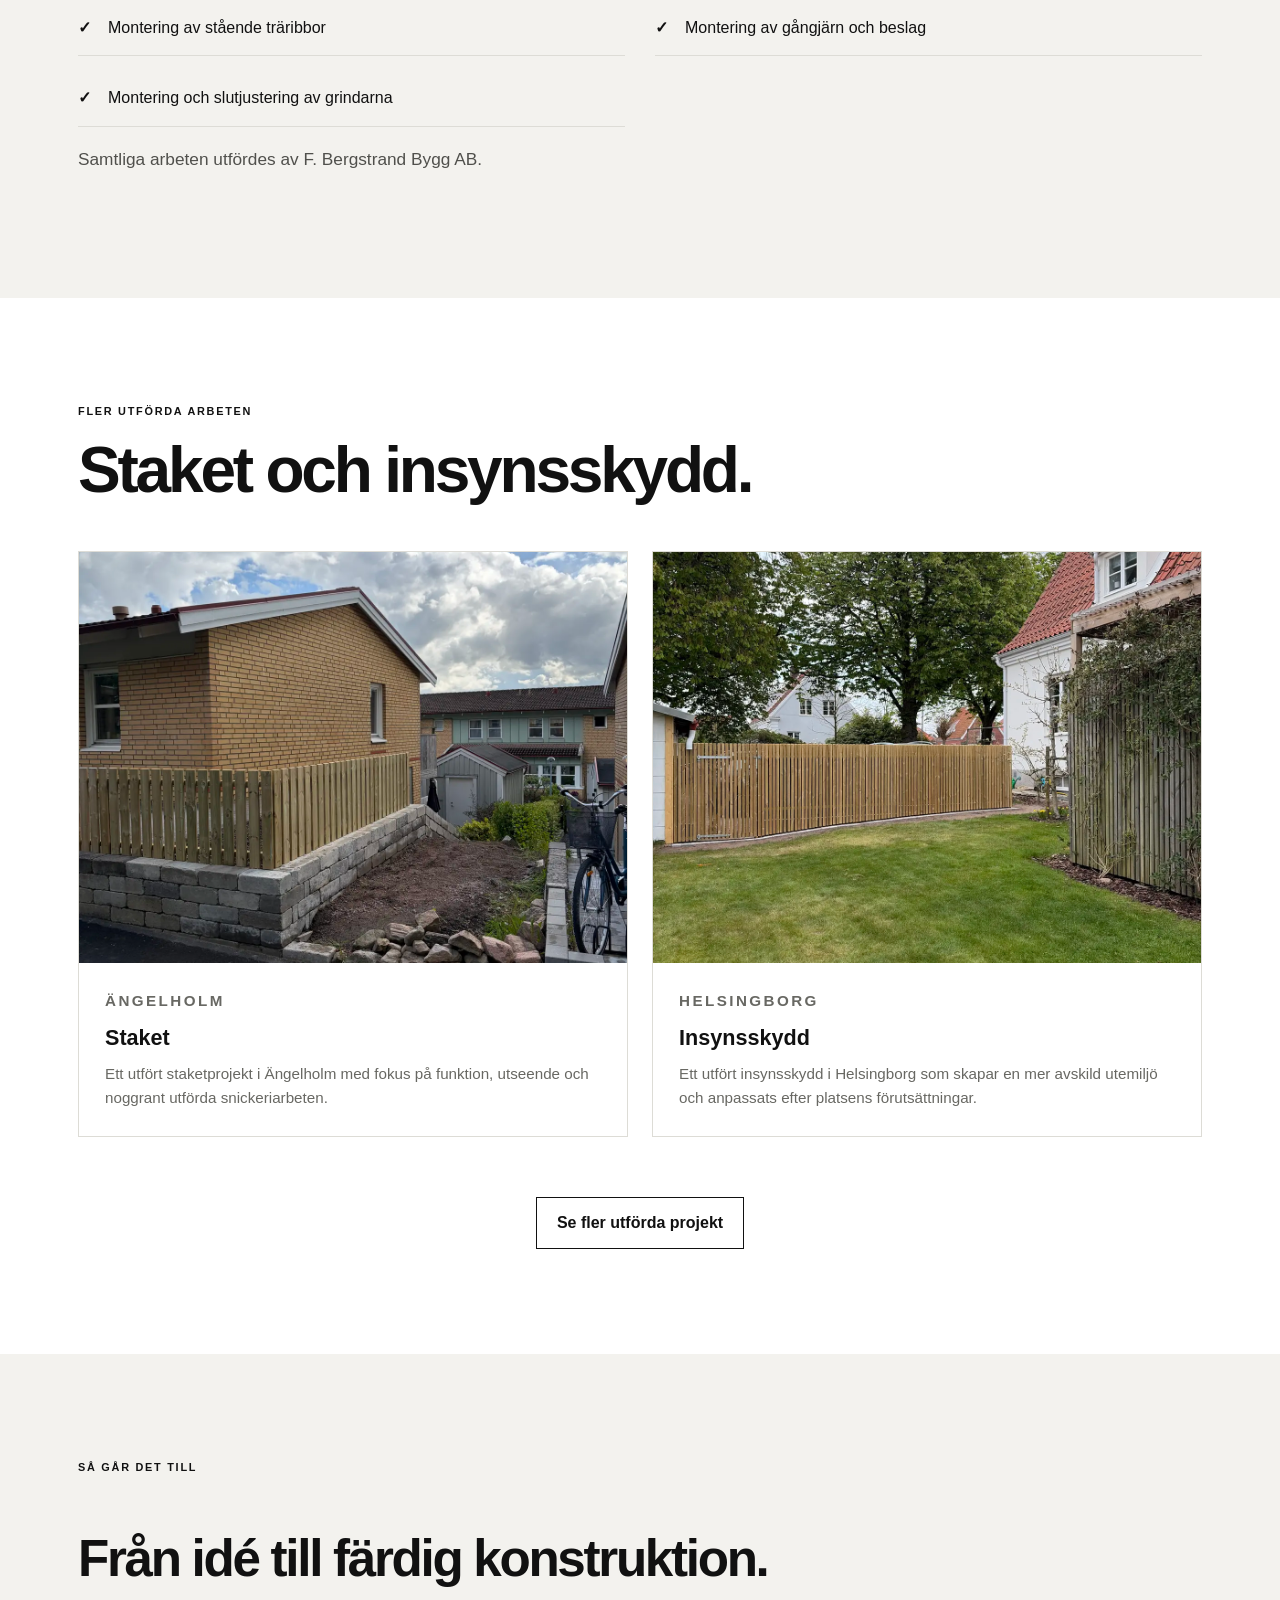
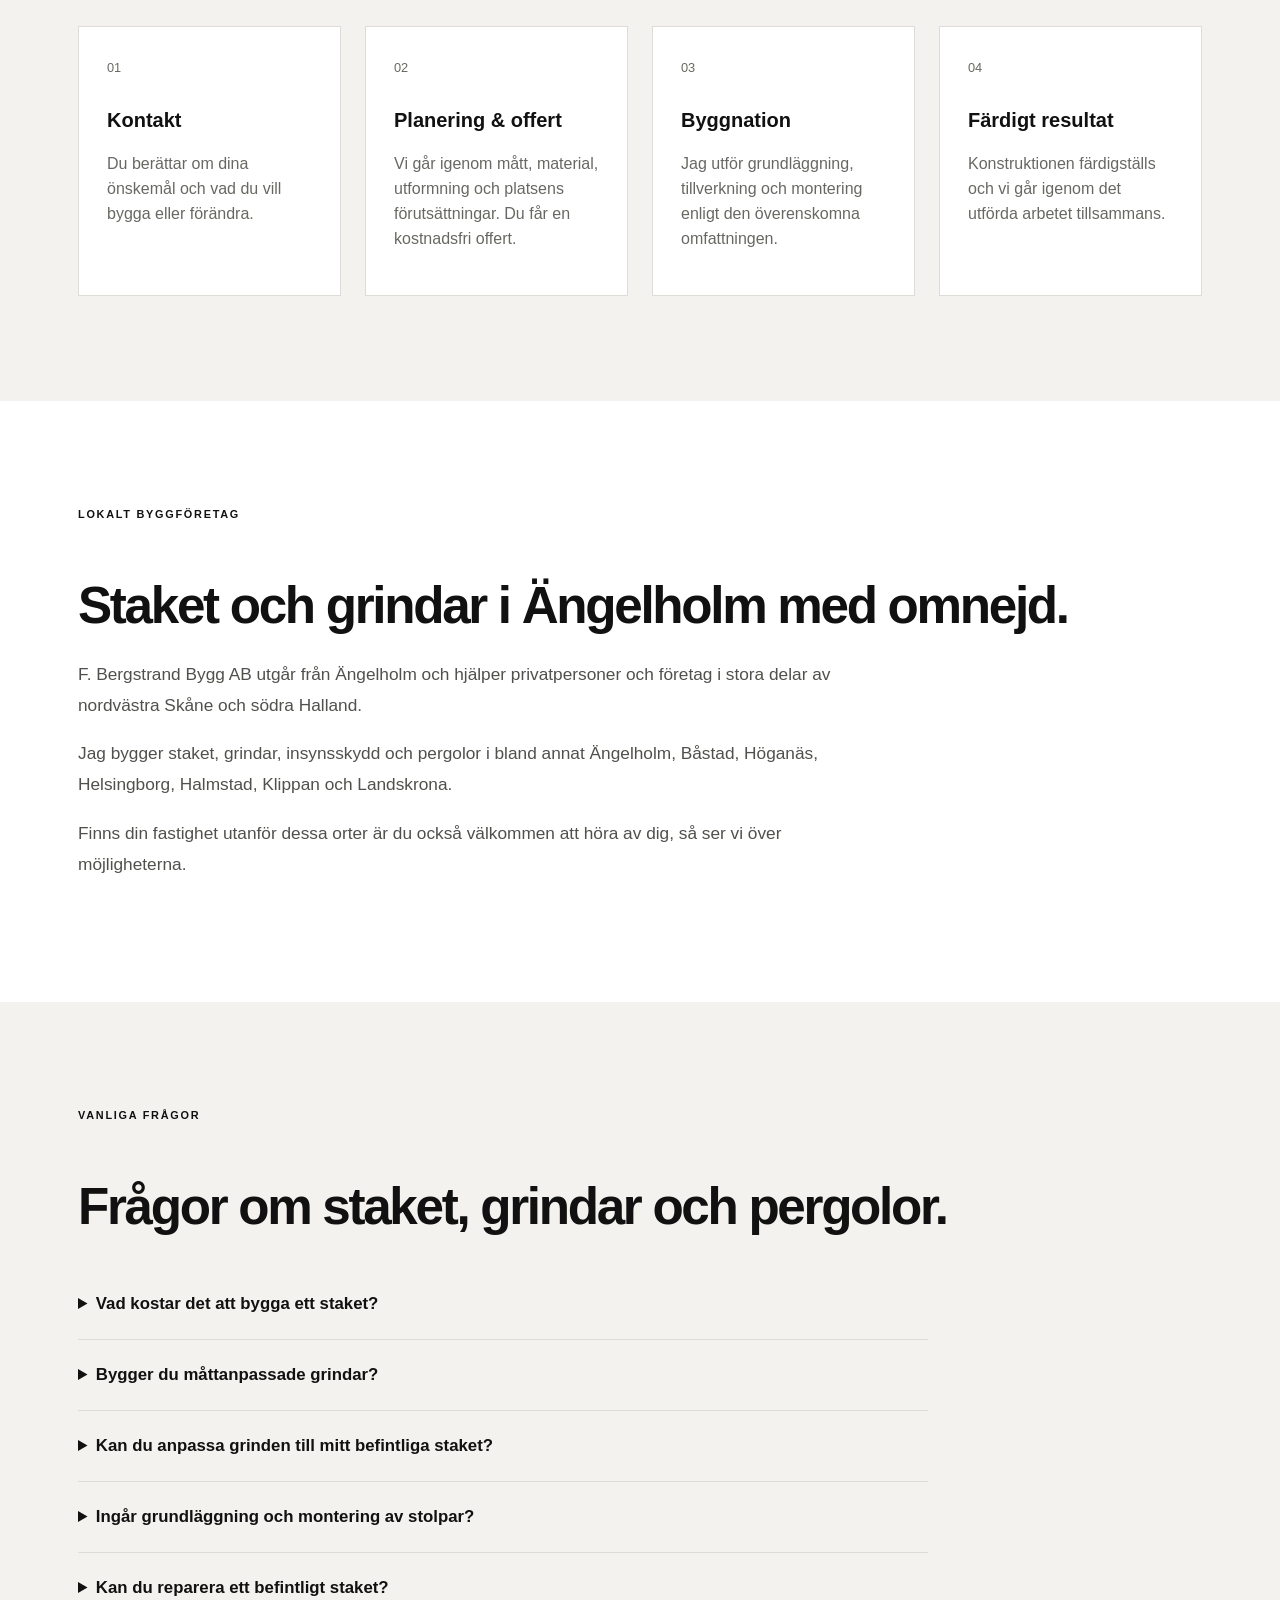
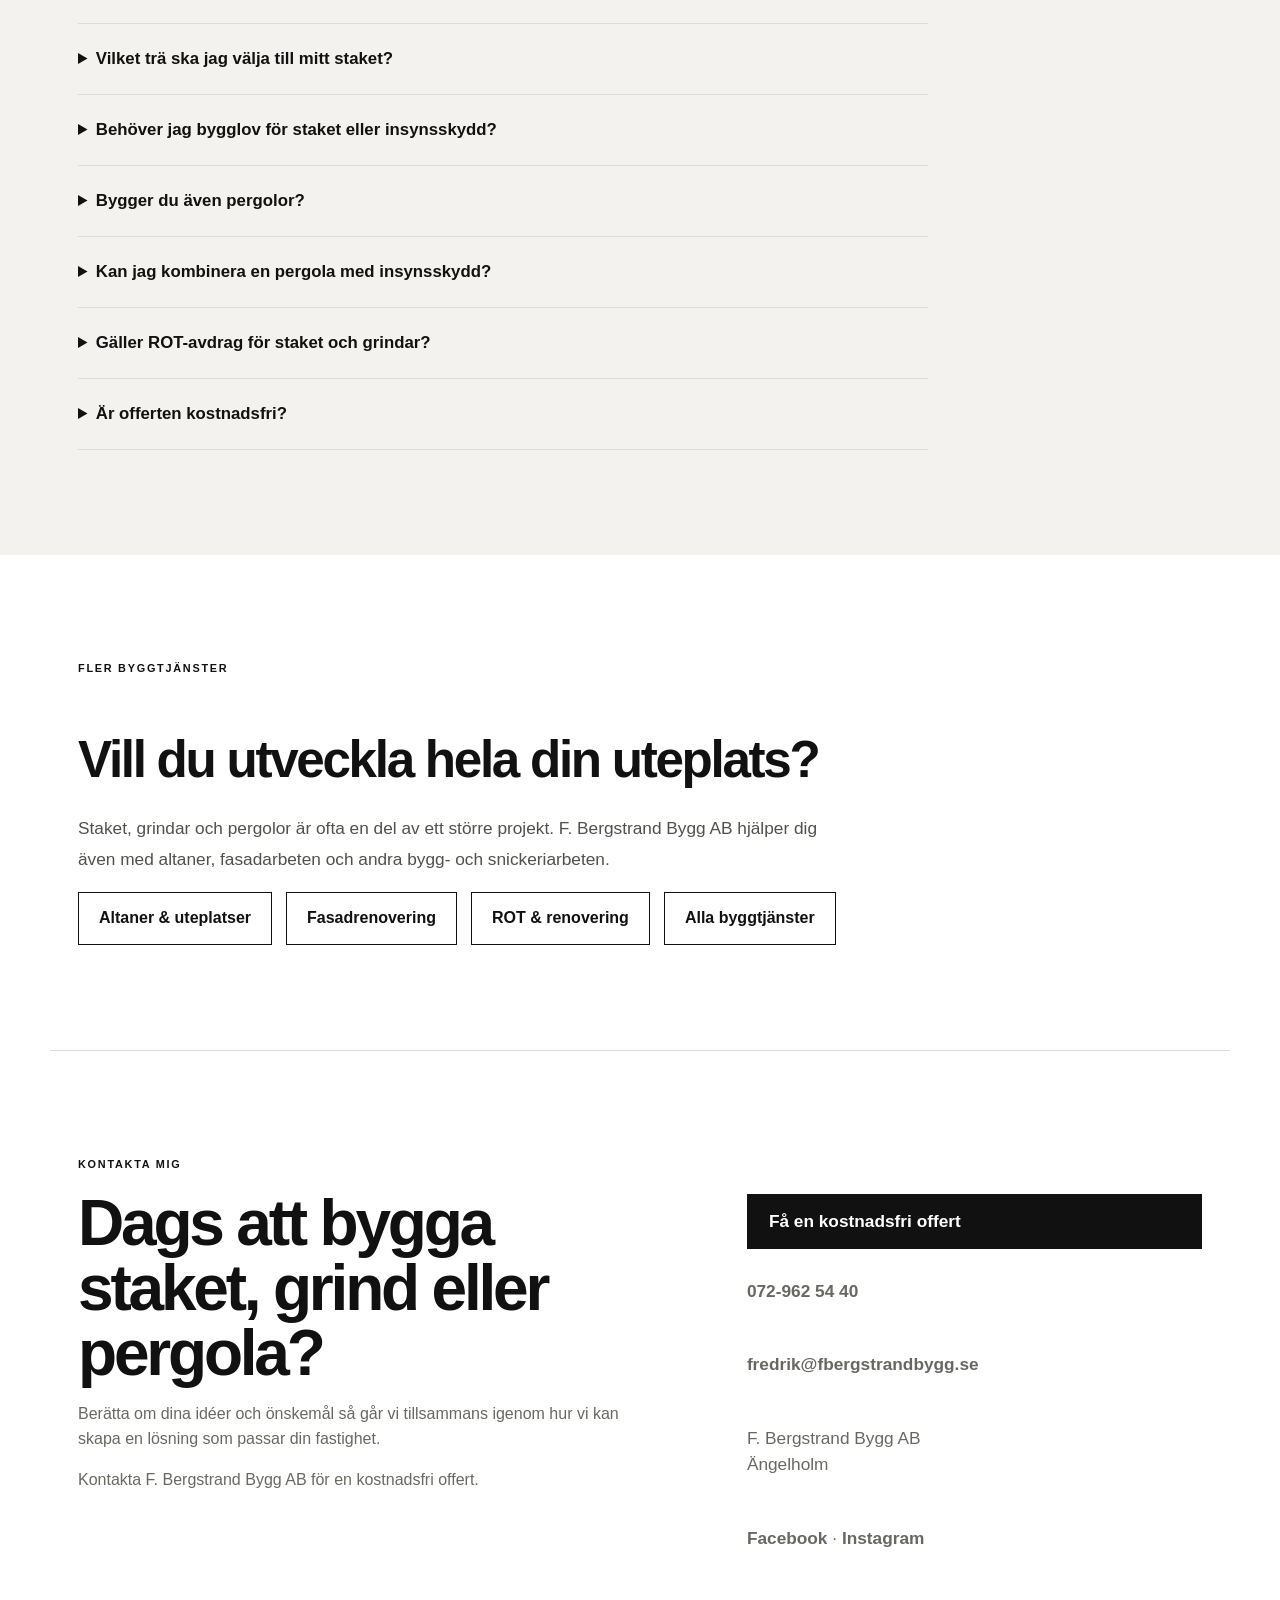
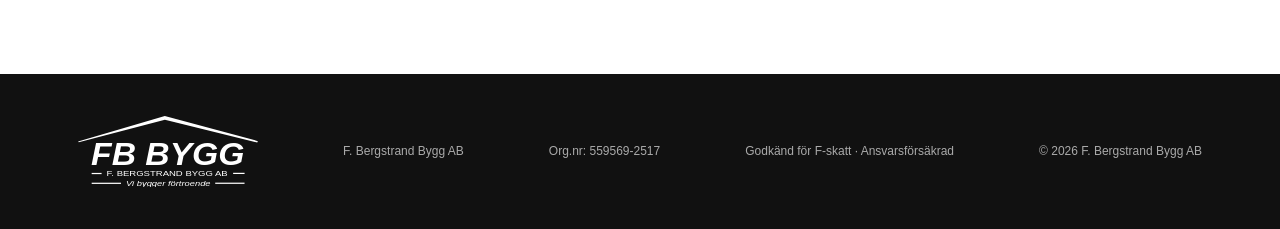
<file: tjanster/staket-grindar/index.html>
<!doctype html>
<html lang="sv">
  <head>
    <meta charset="UTF-8" />
    <meta name="viewport" content="width=device-width, initial-scale=1.0" />

    <title>Staket &amp; grindar i Ängelholm | F. Bergstrand Bygg AB</title>

    <meta
      name="description"
      content="Platsbyggda staket, grindar, insynsskydd och pergolor i Ängelholm med omnejd. Över 10 års erfarenhet, yrkesbevis och kostnadsfri offert."
    />

    <link
      rel="canonical"
      href="https://fbergstrandbygg.se/tjanster/staket-grindar/"
    />

    <meta property="og:type" content="website" />
    <meta property="og:locale" content="sv_SE" />

    <meta
      property="og:title"
      content="Staket & grindar i Ängelholm | F. Bergstrand Bygg AB"
    />

    <meta
      property="og:description"
      content="Måttanpassade staket, platsbyggda grindar, insynsskydd och pergolor. Kontakta mig för en kostnadsfri offert."
    />

    <meta
      property="og:url"
      content="https://fbergstrandbygg.se/tjanster/staket-grindar/"
    />

    <meta
      property="og:image"
      content="https://fbergstrandbygg.se/assets/images/grind-01-efter.webp"
    />

    <meta
      property="og:image:alt"
      content="Platsbyggd trägrind vid ett utfört projekt i Helsingborg"
    />

    <link rel="icon" type="image/svg+xml" href="/assets/favicon.svg" />
    <link rel="stylesheet" href="../../style.css" />

    <script type="application/ld+json">
      {
        "@context": "https://schema.org",
        "@type": "Service",
        "name": "Staket och grindar",
        "serviceType": "Byggnation av staket, grindar, insynsskydd och pergolor",
        "url": "https://fbergstrandbygg.se/tjanster/staket-grindar/",
        "provider": {
          "@type": "GeneralContractor",
          "@id": "https://fbergstrandbygg.se/#foretag",
          "name": "F. Bergstrand Bygg AB",
          "alternateName": "FB Bygg",
          "telephone": "+46729625440",
          "url": "https://fbergstrandbygg.se/"
        },
        "areaServed": [
          "Ängelholm",
          "Båstad",
          "Höganäs",
          "Helsingborg",
          "Halmstad",
          "Klippan",
          "Landskrona"
        ]
      }
    </script>
  </head>

  <body>
    <header class="header">
      <a
        class="logo-link"
        href="../../"
        aria-label="F. Bergstrand Bygg AB – Startsida"
      >
        <img
          src="../../assets/logo-white.svg"
          alt="F. Bergstrand Bygg AB"
          class="header-logo"
        />
      </a>

      <a class="mobile-offer" href="#kontakt">Gratis offert</a>

      <button
        class="menu-toggle"
        type="button"
        aria-label="Öppna meny"
        aria-expanded="false"
        aria-controls="main-nav"
      >
        <span></span>
        <span></span>
        <span></span>
      </button>

      <nav id="main-nav" aria-label="Huvudmeny">
        <a href="../../#tjanster">Tjänster</a>
        <a href="../../#projekt">Projekt</a>
        <a href="../../#om">Om företaget</a>
        <a href="../../#arbetsomrade">Arbetsområde</a>
        <a class="nav-button" href="#kontakt">Kontakt</a>
      </nav>
    </header>

    <main id="top">
      <nav class="breadcrumbs" aria-label="Brödsmulor">
        <a href="../../">Startsida</a>
        <span>/</span>
        <a href="../../#tjanster">Tjänster</a>
        <span>/</span>
        <span aria-current="page">Staket &amp; grindar</span>
      </nav>

      <!-- HERO -->

      <section class="service-hero section">
        <div class="hero-copy">
          <p class="eyebrow">Din lokala snickare</p>

          <h1>Staket &amp; grindar<br />i Ängelholm.</h1>

          <p class="lead">
            Platsbyggda staket, grindar och insynsskydd som anpassas efter din
            fastighet, dina önskemål och hur du vill använda din utemiljö.
          </p>

          <p>
            F. Bergstrand Bygg AB hjälper dig med allt från en enstaka
            måttanpassad grind till kompletta staketlösningar, pergolor och
            avskärmningar för trädgårdar och uteplatser.
          </p>

          <div class="buttons">
            <a class="button" href="#kontakt"> Få en kostnadsfri offert </a>

            <a class="link" href="tel:+46729625440"> 072-962 54 40 </a>
          </div>
        </div>

        <figure class="service-hero-image">
          <img
            src="../../assets/images/grind-01-efter.webp"
            alt="Platsbyggd trägrind anpassad till befintligt staket och häck i Helsingborg"
            fetchpriority="high"
          />

          <figcaption>
            Måttanpassad och platsbyggd trägrind i Helsingborg.
          </figcaption>
        </figure>
      </section>

      <!-- TRYGGHET -->

      <section class="trust-strip" aria-label="Trygghet och erfarenhet">
        <div>
          <strong>10+ år</strong>
          <span>Erfarenhet</span>
        </div>

        <div>
          <strong>Yrkesbevis</strong>
          <span>Utbildad snickare</span>
        </div>

        <div>
          <strong>F-skatt</strong>
          <span>Ansvarsförsäkrad</span>
        </div>

        <div>
          <strong>Kostnadsfri</strong>
          <span>Offert</span>
        </div>
      </section>

      <!-- TJÄNSTEUTBUD -->

      <section class="section service-content">
        <p class="eyebrow">Snickeriarbeten för din utemiljö</p>

        <h2>Byggt för att passa just din fastighet.</h2>

        <p>
          Ett välbyggt staket eller en platsbyggd grind kan göra stor skillnad
          för både utseendet och funktionen på en fastighet. Det kan skapa
          tydliga avgränsningar, öka avskildheten och ge trädgården ett mer
          genomtänkt uttryck.
        </p>

        <p>
          Jag bygger lösningar som anpassas efter platsens förutsättningar,
          husets karaktär och dina önskemål. Med rätt material, stabil
          grundläggning och noggrant utförda snickeriarbeten skapar vi en
          konstruktion som fungerar i vardagen.
        </p>

        <h2>Vad kan jag hjälpa dig med?</h2>

        <ul class="service-checklist">
          <li>Byggnation av trästaket</li>
          <li>Platsbyggda och måttanpassade staket</li>
          <li>Byggnation av insynsskydd</li>
          <li>Montering och byggnation av spaljéer</li>
          <li>Tillverkning av platsbyggda trägrindar</li>
          <li>Montering av färdiga grindar</li>
          <li>Montering och fastgjutning av staketstolpar</li>
          <li>Reparation av befintliga staket och grindar</li>
          <li>Byte av rötskadade stolpar och brädor</li>
          <li>Staket och räcken till altaner</li>
          <li>Avskärmningar för uteplatser</li>
          <li>Kombinerade staket- och grindlösningar</li>
          <li>Platsbyggda pergolor</li>
          <li>Fristående och fasadanslutna pergolor</li>
          <li>Pergolor i kombination med altaner och insynsskydd</li>
        </ul>
      </section>

      <!-- PLATSBYGGDA GRINDAR -->

      <section class="projects">
        <div class="section service-content">
          <p class="eyebrow">Måttanpassat hantverk</p>

          <h2>Platsbyggda grindar.</h2>

          <p>
            Alla öppningar och fastigheter ser olika ut. En platsbyggd grind gör
            det möjligt att anpassa bredd, höjd, utformning och material efter
            den befintliga miljön.
          </p>

          <p>
            Jag tillverkar och monterar trägrindar som kan anpassas till
            befintliga staket, häckar, byggnader och gångvägar.
          </p>

          <p>
            Arbetet kan omfatta hela konstruktionen, från grävning och
            fastgjutning av stolpar till tillverkning av grindar, montering av
            gångjärn, beslag och slutjustering.
          </p>

          <p>
            Du får en lösning där både funktion och utseende har tagits med i
            planeringen.
          </p>
        </div>
      </section>

      <!-- STAKET OCH INSYNSSKYDD -->

      <section class="section service-content">
        <p class="eyebrow">Trädgård och uteplats</p>

        <h2>Staket och insynsskydd efter dina önskemål.</h2>

        <p>
          Vill du skapa en tydligare avgränsning runt tomten, skydda uteplatsen
          från insyn eller bygga ett staket som passar husets arkitektur? Jag
          hjälper dig att hitta en lämplig lösning.
        </p>

        <p>
          Staket och insynsskydd kan byggas med stående eller liggande brädor
          och ribbor. Höjd, avstånd mellan brädorna och konstruktionens
          utformning anpassas efter önskad funktion och utseende.
        </p>

        <p>
          Jag hjälper även till med reparationer och utbyte av befintliga staket
          där exempelvis stolpar eller brädor har blivit skadade.
        </p>
      </section>

      <!-- PERGOLOR -->

      <section class="projects">
        <div class="section service-content">
          <p class="eyebrow">Platsbyggda uteplatser</p>

          <h2>Bygga pergola i Ängelholm.</h2>

          <p>
            En pergola kan skapa en tydligare och mer ombonad uteplats. Den kan
            användas som en fristående konstruktion i trädgården eller byggas i
            anslutning till huset och altanen.
          </p>

          <p>
            Jag bygger måttanpassade pergolor i trä efter dina önskemål och
            platsens förutsättningar. Konstruktionen kan även kombineras med
            spaljéer, insynsskydd och andra platsbyggda detaljer.
          </p>

          <p>
            Vill du bygga en helt ny uteplats kan jag hjälpa dig med både
            altanen, pergolan och tillhörande snickeriarbeten.
          </p>

          <div class="buttons">
            <a class="button-outline" href="../altaner/">
              Läs mer om altaner &amp; uteplatser
            </a>
          </div>
        </div>
      </section>

      <!-- REFERENSPROJEKT: GRINDAR -->

      <section class="section project-section">
        <p class="eyebrow">Utförda projekt</p>

        <h2>Platsbyggt från grunden.</h2>

        <p class="lead">
          Två måttanpassade trägrindar i Helsingborg, tillverkade på plats och
          anpassade efter fastighetens befintliga miljö.
        </p>

        <div class="reference-grid">
          <article class="reference-card reference-wide">
            <div class="before-after">
              <figure>
                <img
                  src="../../assets/images/grind-01-fore.webp"
                  alt="Öppen gång mellan befintligt trästaket och häck före montering av grind i Helsingborg"
                  loading="lazy"
                />

                <figcaption>Före</figcaption>
              </figure>

              <figure>
                <img
                  src="../../assets/images/grind-01-efter.webp"
                  alt="Färdig platsbyggd trägrind anpassad till befintligt staket och häck i Helsingborg"
                  loading="lazy"
                />

                <figcaption>Efter</figcaption>
              </figure>
            </div>

            <div class="reference-copy">
              <p class="eyebrow">Helsingborg</p>

              <h3>Platsbyggd grind vid trädgårdsgång</h3>

              <p>
                En måttanpassad trägrind som tillverkades för att passa
                öppningen mellan det befintliga staketet och häcken. Grindens
                utformning anpassades till staketets stående träribbor.
              </p>
            </div>
          </article>

          <article class="reference-card reference-wide">
            <div class="before-after">
              <figure>
                <img
                  src="../../assets/images/grind-02-fore.webp"
                  alt="Öppen passage mellan häck och garage före byggnation av trägrind"
                  loading="lazy"
                />

                <figcaption>Före</figcaption>
              </figure>

              <figure>
                <img
                  src="../../assets/images/grind-02-efter.webp"
                  alt="Måttanpassad platsbyggd trägrind mellan häck och garage i Helsingborg"
                  loading="lazy"
                />

                <figcaption>Efter</figcaption>
              </figure>
            </div>

            <div class="reference-copy">
              <p class="eyebrow">Helsingborg</p>

              <h3>Platsbyggd grind vid garage</h3>

              <p>
                Ytterligare en måttanpassad trägrind från samma projekt. Grinden
                byggdes för att avgränsa passagen mellan byggnaden och den
                befintliga häcken.
              </p>
            </div>
          </article>
        </div>
      </section>

      <!-- PROJEKTBESKRIVNING -->

      <section class="projects">
        <div class="section service-content">
          <p class="eyebrow">Från grundläggning till färdig grind</p>

          <h2>Ett komplett utfört hantverk.</h2>

          <p>
            I projektet i Helsingborg ansvarade jag för samtliga arbetsmoment.
            Båda grindarna tillverkades på plats och anpassades efter respektive
            öppning.
          </p>

          <ul class="service-checklist">
            <li>Måttagning och anpassning</li>
            <li>Grävning för grindstolpar</li>
            <li>Fastgjutning av stolpar</li>
            <li>Tillverkning av grindstommar</li>
            <li>Montering av stående träribbor</li>
            <li>Montering av gångjärn och beslag</li>
            <li>Montering och slutjustering av grindarna</li>
          </ul>

          <p>Samtliga arbeten utfördes av F. Bergstrand Bygg AB.</p>
        </div>
      </section>

      <!-- FLER REFERENSPROJEKT -->

      <section class="section project-section">
        <p class="eyebrow">Fler utförda arbeten</p>

        <h2>Staket och insynsskydd.</h2>

        <div class="reference-grid reference-grid--two">
          <article class="reference-card">
            <img
              src="../../assets/images/staket.webp"
              alt="Utfört staketarbete i Ängelholm"
              loading="lazy"
            />

            <div class="reference-copy">
              <p class="eyebrow">Ängelholm</p>

              <h3>Staket</h3>

              <p>
                Ett utfört staketprojekt i Ängelholm med fokus på funktion,
                utseende och noggrant utförda snickeriarbeten.
              </p>
            </div>
          </article>

          <article class="reference-card">
            <img
              src="../../assets/images/staket-insynsskydd.webp"
              alt="Utfört insynsskydd i trä i Helsingborg"
              loading="lazy"
            />

            <div class="reference-copy">
              <p class="eyebrow">Helsingborg</p>

              <h3>Insynsskydd</h3>

              <p>
                Ett utfört insynsskydd i Helsingborg som skapar en mer avskild
                utemiljö och anpassats efter platsens förutsättningar.
              </p>
            </div>
          </article>
        </div>

        <div class="project-cta">
          <a class="button-outline" href="../../#projekt">
            Se fler utförda projekt
          </a>
        </div>
      </section>

      <!-- ARBETSPROCESS -->

      <section class="projects">
        <div class="section service-content">
          <p class="eyebrow">Så går det till</p>

          <h2>Från idé till färdig konstruktion.</h2>

          <div class="process-grid">
            <article>
              <span>01</span>

              <h3>Kontakt</h3>

              <p>
                Du berättar om dina önskemål och vad du vill bygga eller
                förändra.
              </p>
            </article>

            <article>
              <span>02</span>

              <h3>Planering &amp; offert</h3>

              <p>
                Vi går igenom mått, material, utformning och platsens
                förutsättningar. Du får en kostnadsfri offert.
              </p>
            </article>

            <article>
              <span>03</span>

              <h3>Byggnation</h3>

              <p>
                Jag utför grundläggning, tillverkning och montering enligt den
                överenskomna omfattningen.
              </p>
            </article>

            <article>
              <span>04</span>

              <h3>Färdigt resultat</h3>

              <p>
                Konstruktionen färdigställs och vi går igenom det utförda
                arbetet tillsammans.
              </p>
            </article>
          </div>
        </div>
      </section>

      <!-- ARBETSOMRÅDE -->

      <section class="section service-content">
        <p class="eyebrow">Lokalt byggföretag</p>

        <h2>Staket och grindar i Ängelholm med omnejd.</h2>

        <p>
          F. Bergstrand Bygg AB utgår från Ängelholm och hjälper privatpersoner
          och företag i stora delar av nordvästra Skåne och södra Halland.
        </p>

        <p>
          Jag bygger staket, grindar, insynsskydd och pergolor i bland annat
          Ängelholm, Båstad, Höganäs, Helsingborg, Halmstad, Klippan och
          Landskrona.
        </p>

        <p>
          Finns din fastighet utanför dessa orter är du också välkommen att höra
          av dig, så ser vi över möjligheterna.
        </p>
      </section>

      <!-- VANLIGA FRÅGOR -->

      <section class="projects">
        <div class="section service-content">
          <p class="eyebrow">Vanliga frågor</p>

          <h2>Frågor om staket, grindar och pergolor.</h2>

          <div class="faq">
            <details>
              <summary>Vad kostar det att bygga ett staket?</summary>

              <p>
                Kostnaden beror bland annat på staketets längd, höjd, material,
                utformning och markens förutsättningar. Kontakta mig för en
                kostnadsfri offert anpassad efter ditt projekt.
              </p>
            </details>

            <details>
              <summary>Bygger du måttanpassade grindar?</summary>

              <p>
                Ja. Jag tillverkar platsbyggda trägrindar som anpassas efter
                öppningens mått, befintliga konstruktioner och dina önskemål.
              </p>
            </details>

            <details>
              <summary>
                Kan du anpassa grinden till mitt befintliga staket?
              </summary>

              <p>
                Ja. Grindens utformning, höjd och material kan anpassas efter
                det befintliga staketet och fastighetens utseende.
              </p>
            </details>

            <details>
              <summary>Ingår grundläggning och montering av stolpar?</summary>

              <p>
                Jag kan hjälpa till med hela konstruktionen, inklusive grävning,
                grundläggning och fastgjutning av stolpar när projektet kräver
                det.
              </p>
            </details>

            <details>
              <summary>Kan du reparera ett befintligt staket?</summary>

              <p>
                Ja. Jag hjälper till med reparationer och utbyte av skadade
                stolpar, brädor, grindar och andra delar av befintliga
                konstruktioner.
              </p>
            </details>

            <details>
              <summary>Vilket trä ska jag välja till mitt staket?</summary>

              <p>
                Materialvalet beror på önskat utseende, konstruktion,
                väderexponering och framtida underhåll. Vi går igenom lämpliga
                alternativ vid planeringen av projektet.
              </p>
            </details>

            <details>
              <summary>
                Behöver jag bygglov för staket eller insynsskydd?
              </summary>

              <p>
                Det beror bland annat på konstruktionens utformning, höjd,
                placering och vilka regler som gäller för fastigheten.
                Kontrollera med kommunen innan arbetet påbörjas om du är osäker.
              </p>
            </details>

            <details>
              <summary>Bygger du även pergolor?</summary>

              <p>
                Ja. Jag bygger måttanpassade pergolor i trä, både fristående och
                i anslutning till hus, altaner och uteplatser.
              </p>
            </details>

            <details>
              <summary>Kan jag kombinera en pergola med insynsskydd?</summary>

              <p>
                Ja. Pergolor kan kombineras med insynsskydd, spaljéer och andra
                platsbyggda snickerier för att skapa en sammanhängande uteplats.
              </p>
            </details>

            <details>
              <summary>Gäller ROT-avdrag för staket och grindar?</summary>

              <p>
                Byggnation och reparation av staket och grindar ger normalt inte
                rätt till ROT-avdrag. Om arbetet ingår i ett större byggprojekt
                bedöms de olika arbetsmomenten enligt Skatteverkets villkor.
              </p>
            </details>

            <details>
              <summary>Är offerten kostnadsfri?</summary>

              <p>
                Ja. Du är välkommen att kontakta mig för en kostnadsfri offert
                utan köpkrav.
              </p>
            </details>
          </div>
        </div>
      </section>

      <!-- RELATERADE TJÄNSTER -->

      <section class="section service-content">
        <p class="eyebrow">Fler byggtjänster</p>

        <h2>Vill du utveckla hela din uteplats?</h2>

        <p>
          Staket, grindar och pergolor är ofta en del av ett större projekt. F.
          Bergstrand Bygg AB hjälper dig även med altaner, fasadarbeten och
          andra bygg- och snickeriarbeten.
        </p>

        <div class="buttons">
          <a class="button-outline" href="../altaner/">
            Altaner &amp; uteplatser
          </a>

          <a class="button-outline" href="../fasadrenovering/">
            Fasadrenovering
          </a>

          <a class="button-outline" href="../renovering/">
            ROT &amp; renovering
          </a>

          <a class="button-outline" href="../../#tjanster">
            Alla byggtjänster
          </a>
        </div>
      </section>

      <!-- KONTAKT -->

      <section id="kontakt" class="contact section">
        <div>
          <p class="eyebrow">Kontakta mig</p>

          <h2>Dags att bygga staket, grind eller pergola?</h2>

          <p class="muted">
            Berätta om dina idéer och önskemål så går vi tillsammans igenom hur
            vi kan skapa en lösning som passar din fastighet.
          </p>

          <p class="muted">
            Kontakta F. Bergstrand Bygg AB för en kostnadsfri offert.
          </p>
        </div>

        <div class="contact-info">
          <a
            class="button"
            href="mailto:fredrik@fbergstrandbygg.se?subject=Offertf%C3%B6rfr%C3%A5gan%20-%20Staket%20och%20grindar"
          >
            Få en kostnadsfri offert
          </a>

          <p>
            <a href="tel:+46729625440">072-962 54 40</a>
          </p>

          <p>
            <a href="mailto:fredrik@fbergstrandbygg.se">
              fredrik@fbergstrandbygg.se
            </a>
          </p>

          <p>
            F. Bergstrand Bygg AB<br />
            Ängelholm
          </p>

          <p>
            <a
              href="https://www.facebook.com/profile.php?id=61596413686099"
              target="_blank"
              rel="noopener noreferrer"
              >Facebook</a
            >

            ·

            <a
              href="https://www.instagram.com/f.bergstrandbyggab/"
              target="_blank"
              rel="noopener noreferrer"
              >Instagram</a
            >
          </p>
        </div>
      </section>
    </main>

    <footer>
      <a class="footer-logo" href="../../">
        <img
          src="../../assets/logo-white.svg"
          alt="F. Bergstrand Bygg AB"
          class="footer-brand"
        />
      </a>

      <p>F. Bergstrand Bygg AB</p>
      <p>Org.nr: 559569-2517</p>
      <p>Godkänd för F-skatt · Ansvarsförsäkrad</p>
      <p>&copy; 2026 F. Bergstrand Bygg AB</p>
    </footer>

    <script>
      const menuToggle = document.querySelector(".menu-toggle");
      const mainNav = document.querySelector("#main-nav");

      function setMenu(open) {
        mainNav.classList.toggle("is-open", open);

        menuToggle.setAttribute("aria-expanded", String(open));

        menuToggle.setAttribute(
          "aria-label",
          open ? "Stäng meny" : "Öppna meny",
        );
      }

      menuToggle.addEventListener("click", () => {
        setMenu(!mainNav.classList.contains("is-open"));
      });

      mainNav.querySelectorAll("a").forEach((link) => {
        link.addEventListener("click", () => setMenu(false));
      });

      document.addEventListener("keydown", (event) => {
        if (event.key === "Escape" && mainNav.classList.contains("is-open")) {
          setMenu(false);
          menuToggle.focus();
        }
      });
    </script>
  </body>
</html>
</file>
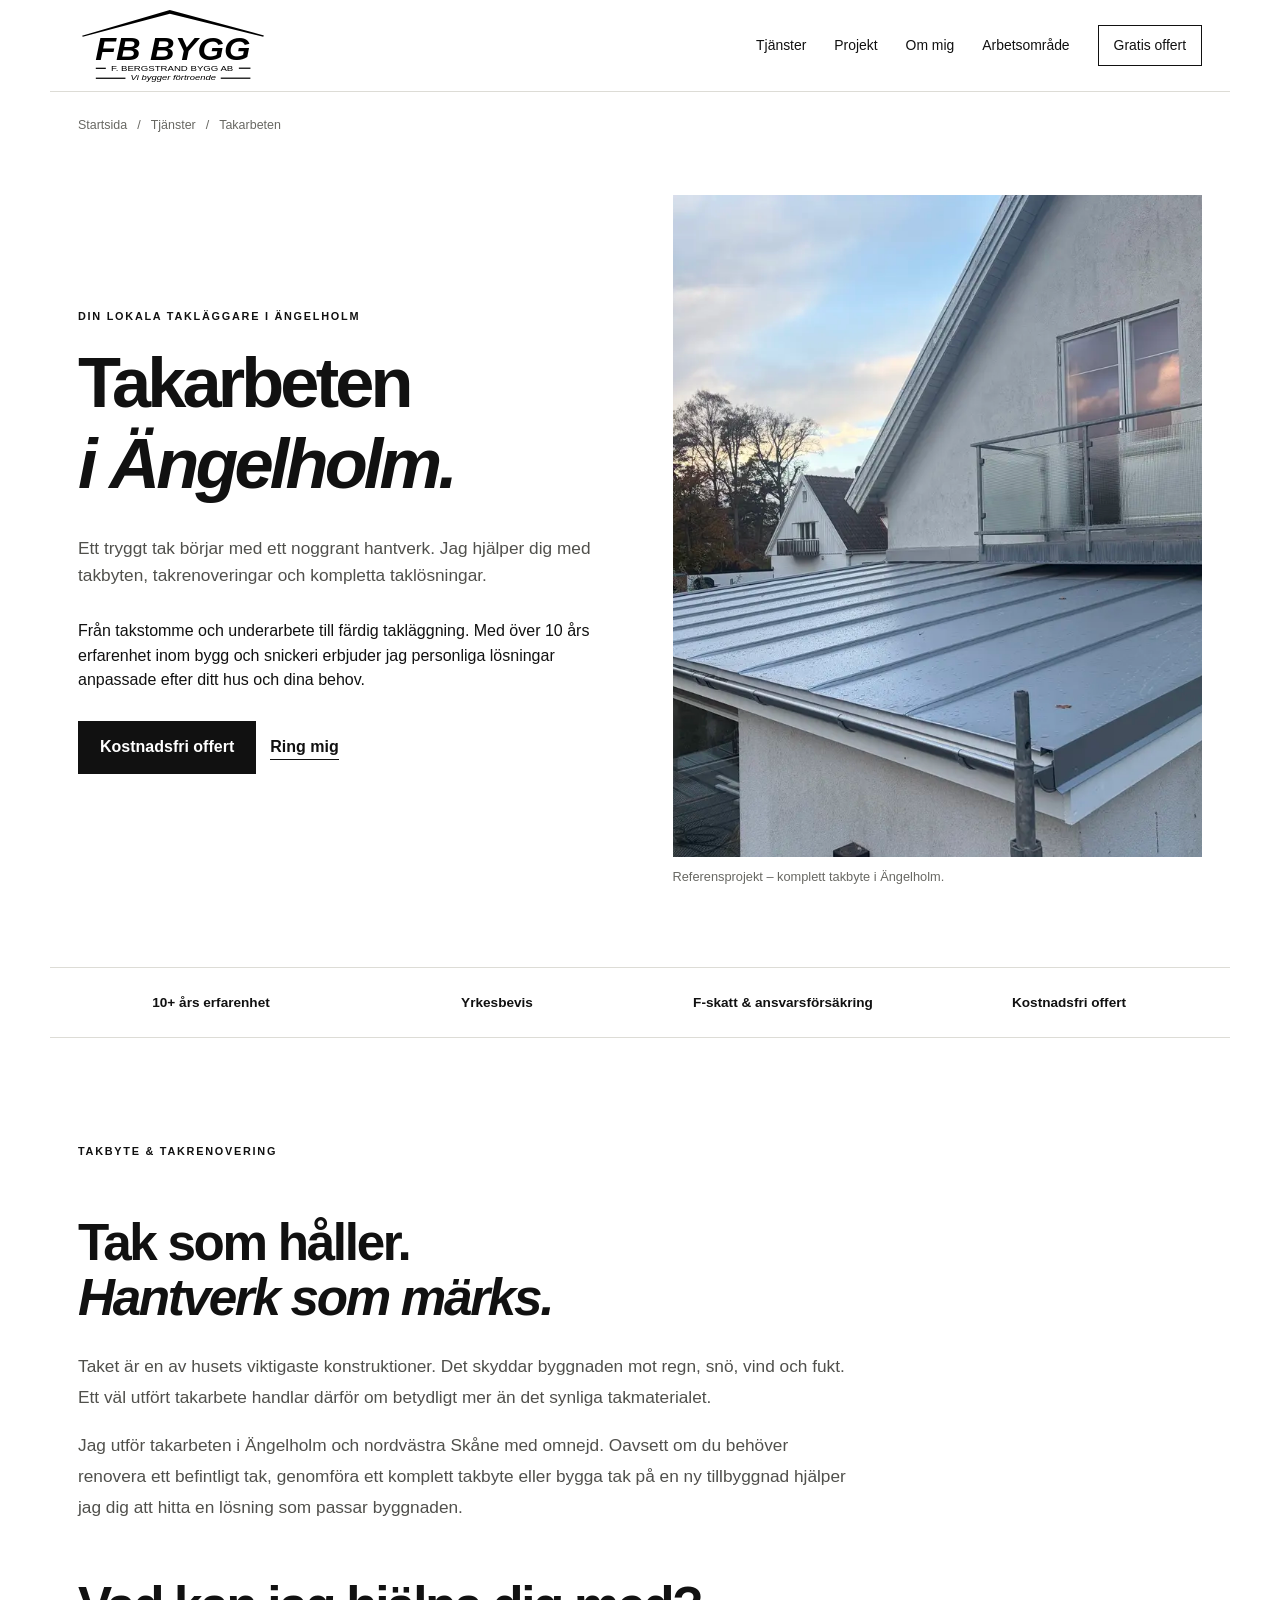
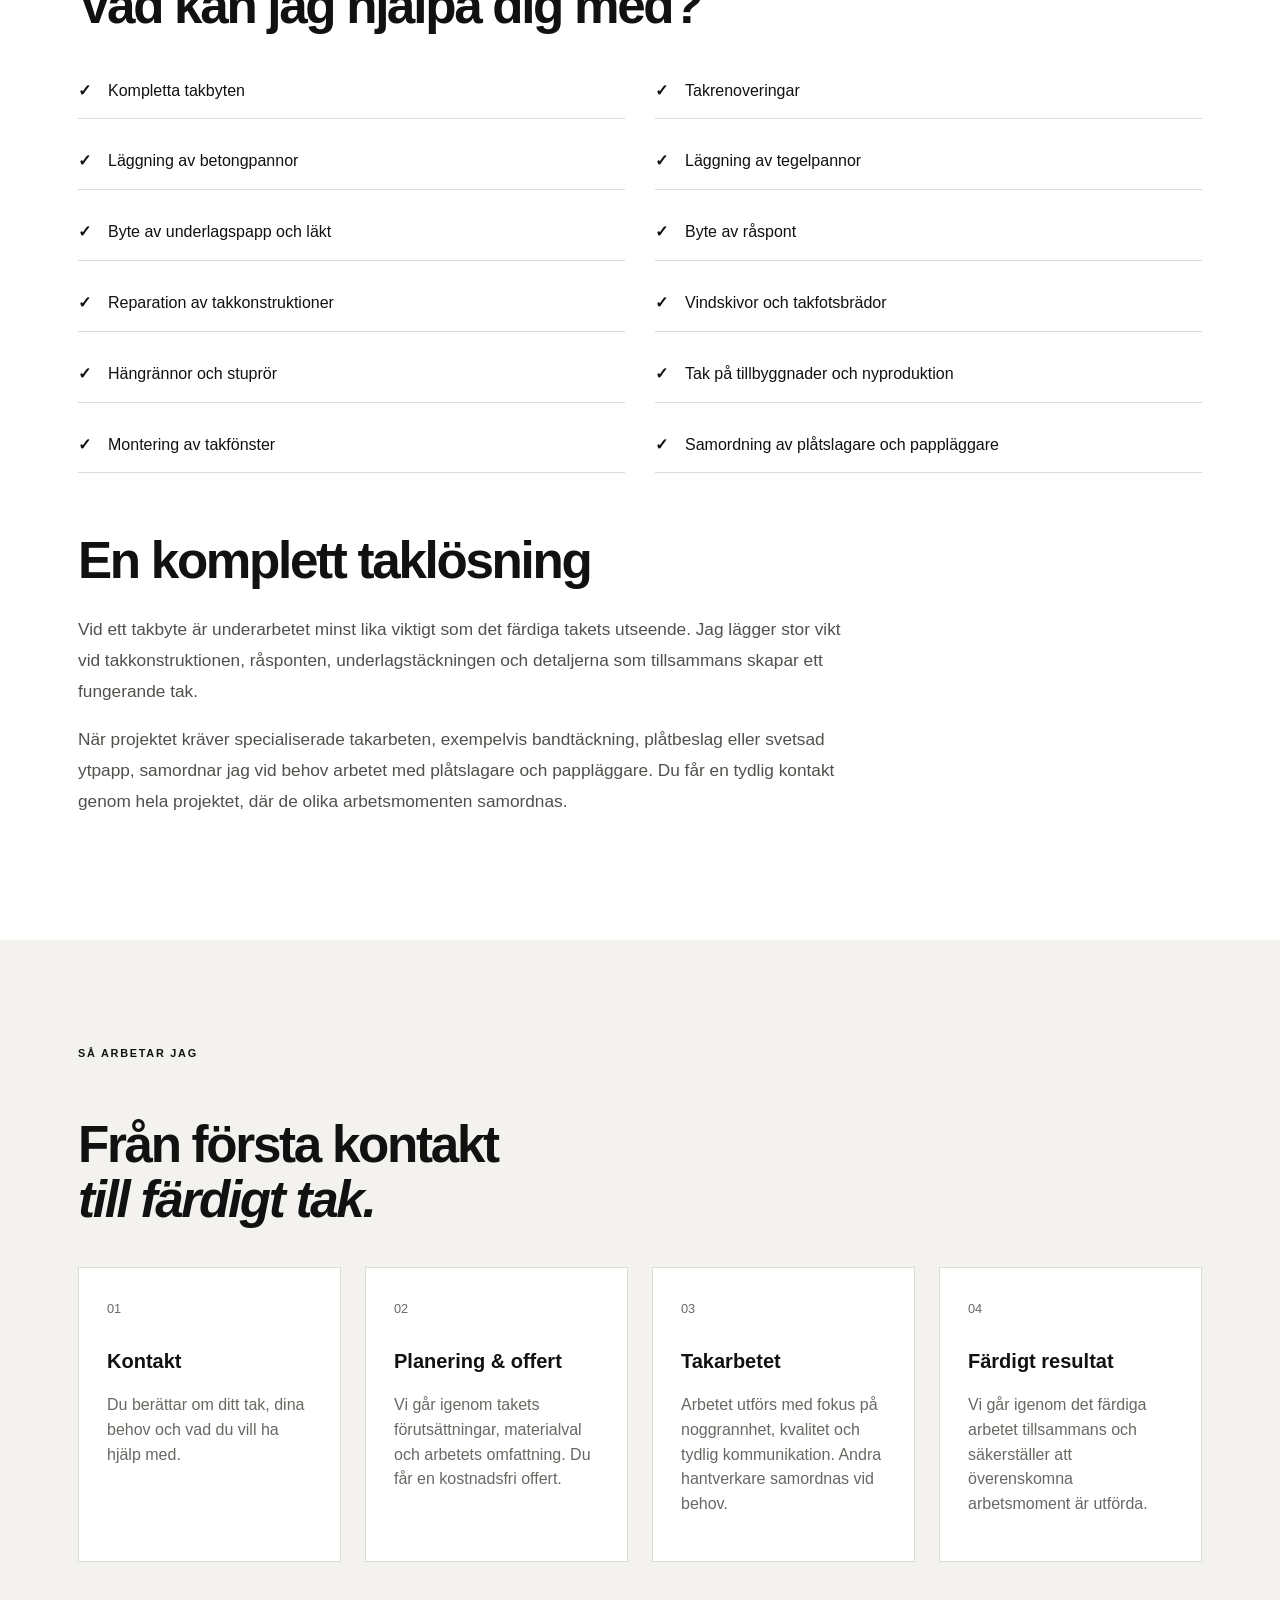
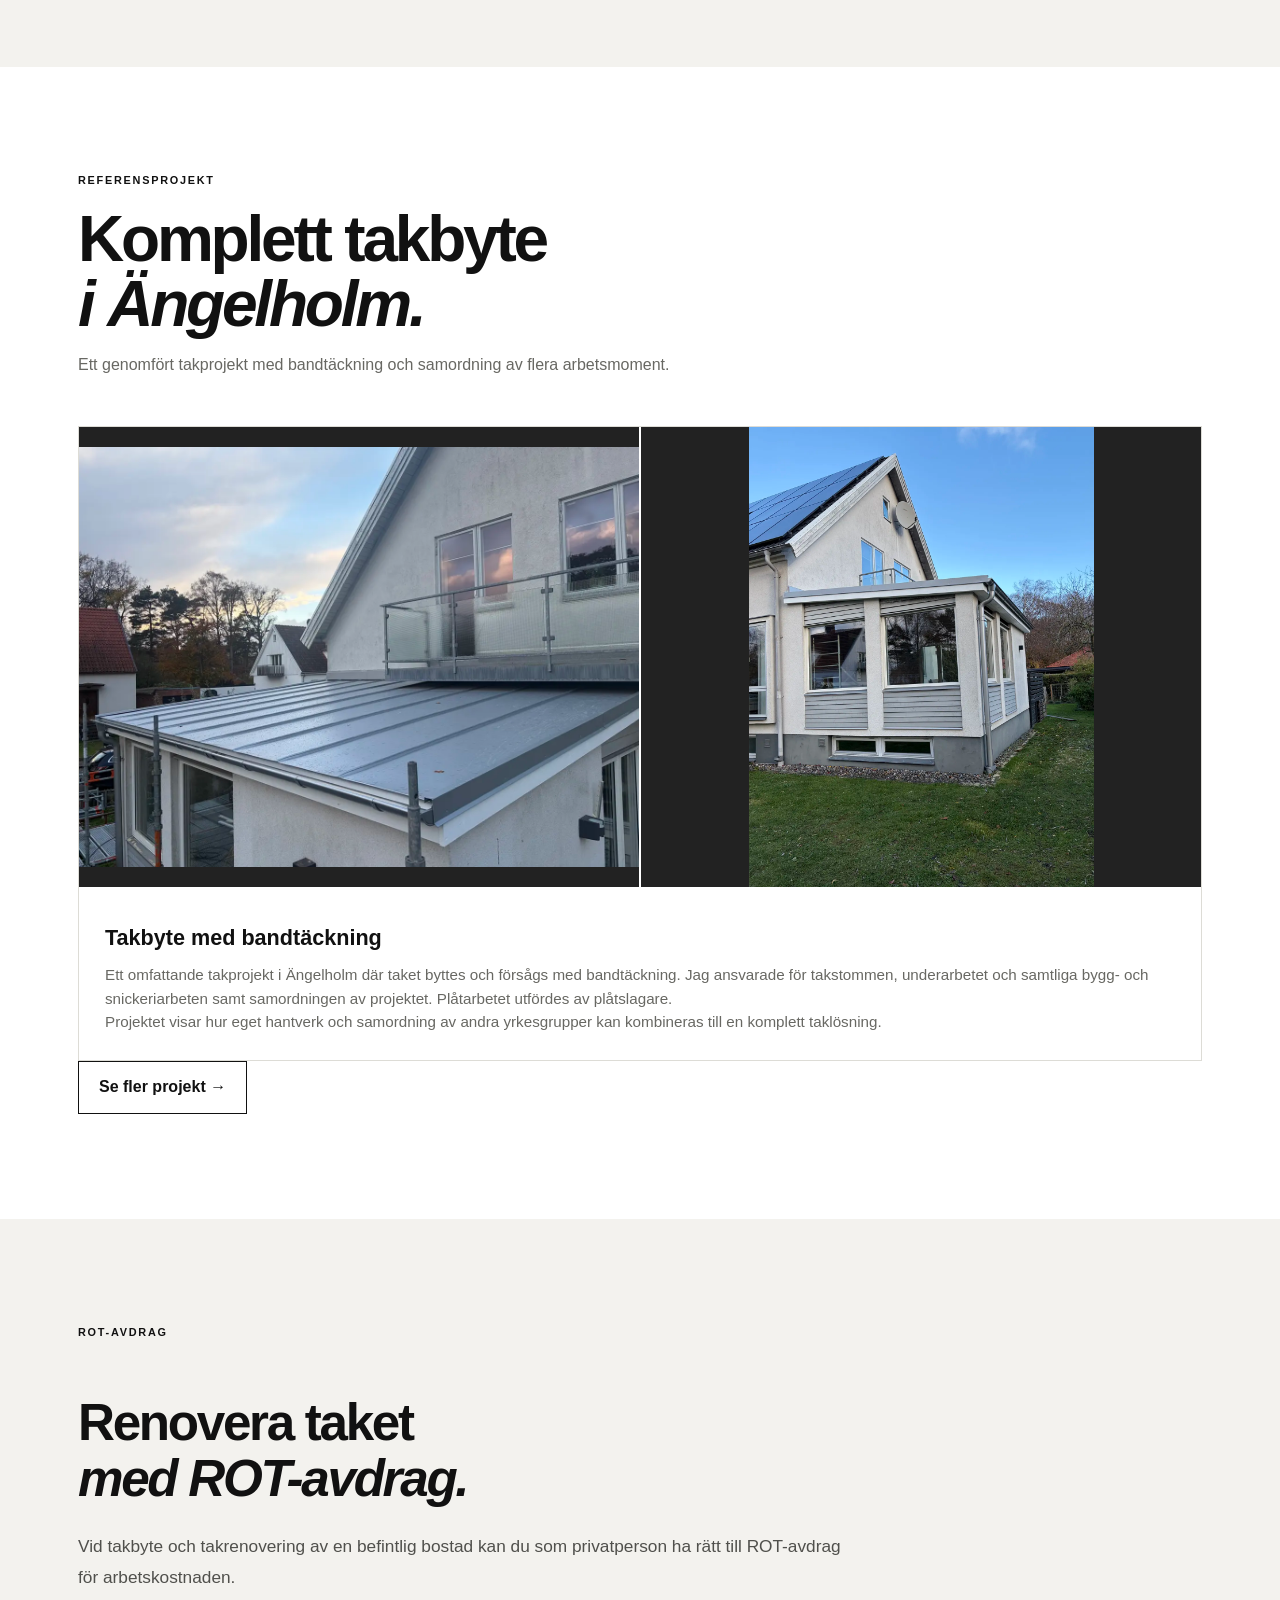
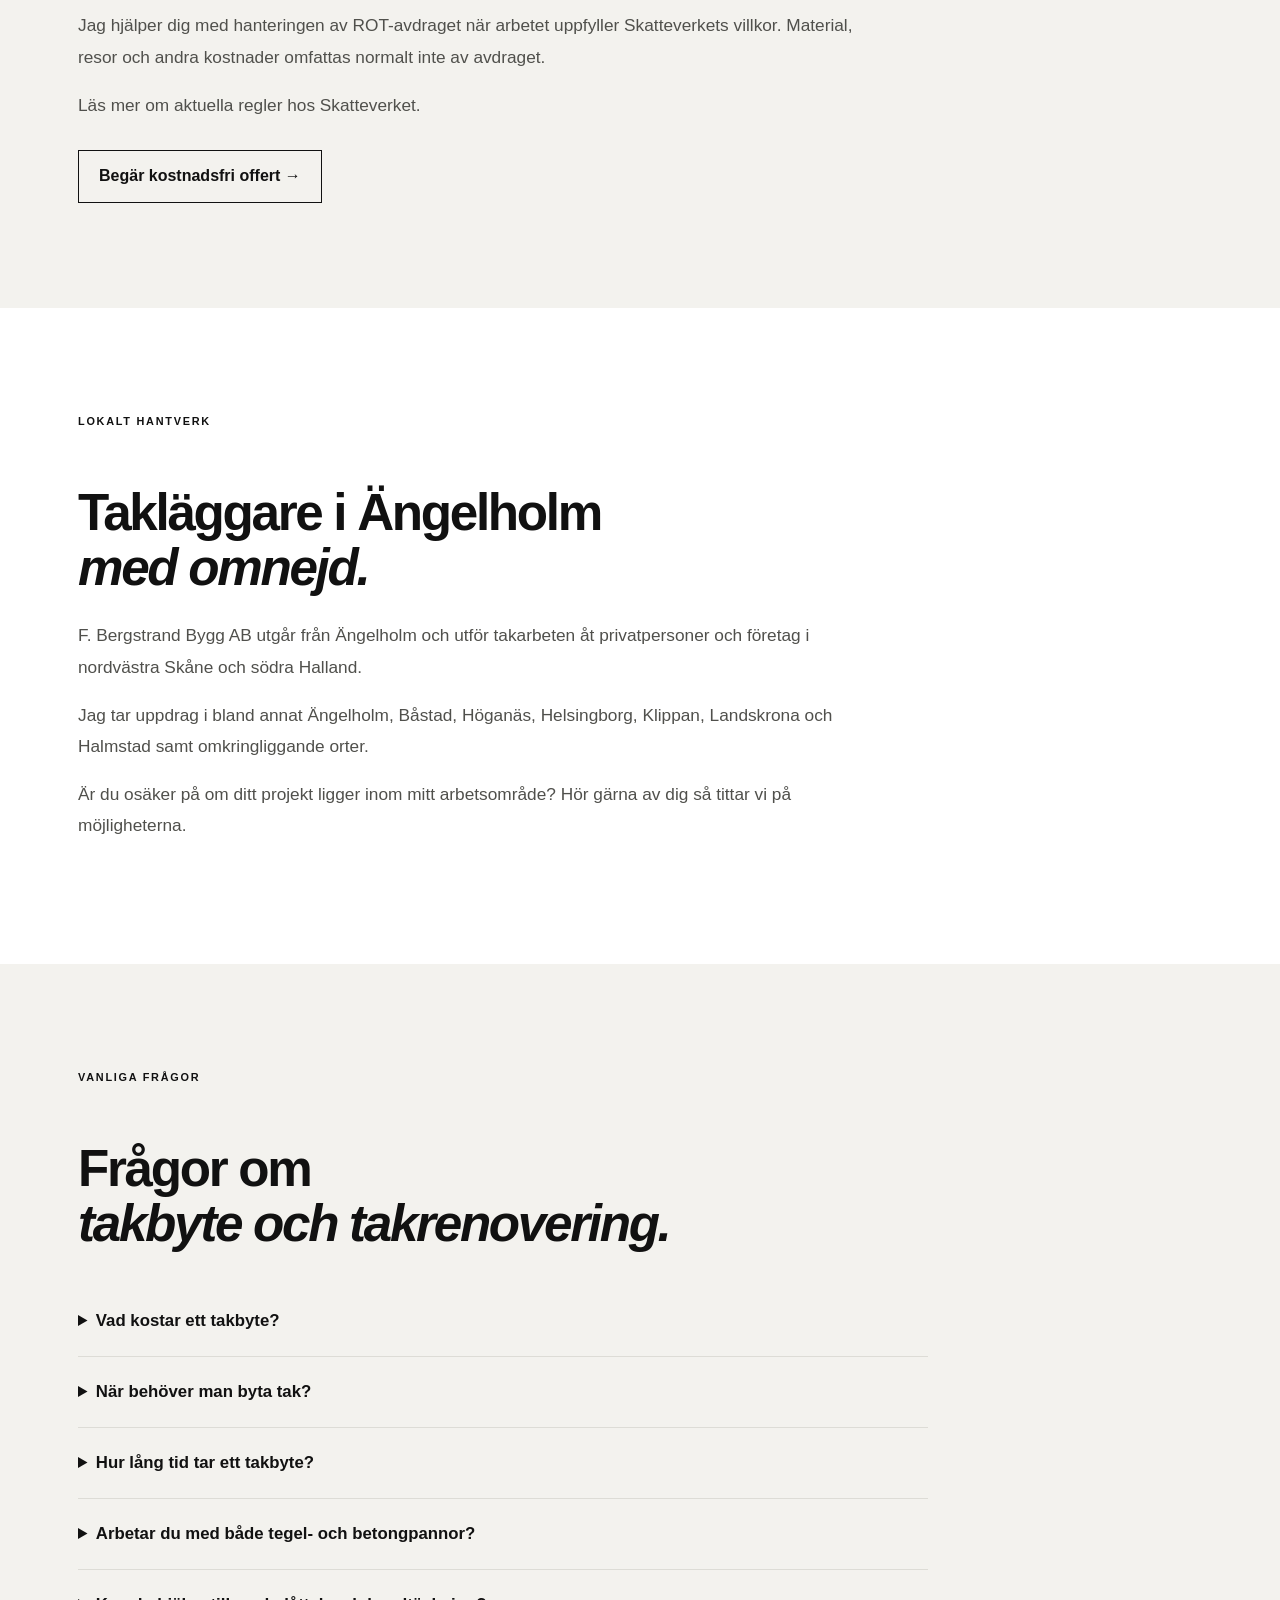
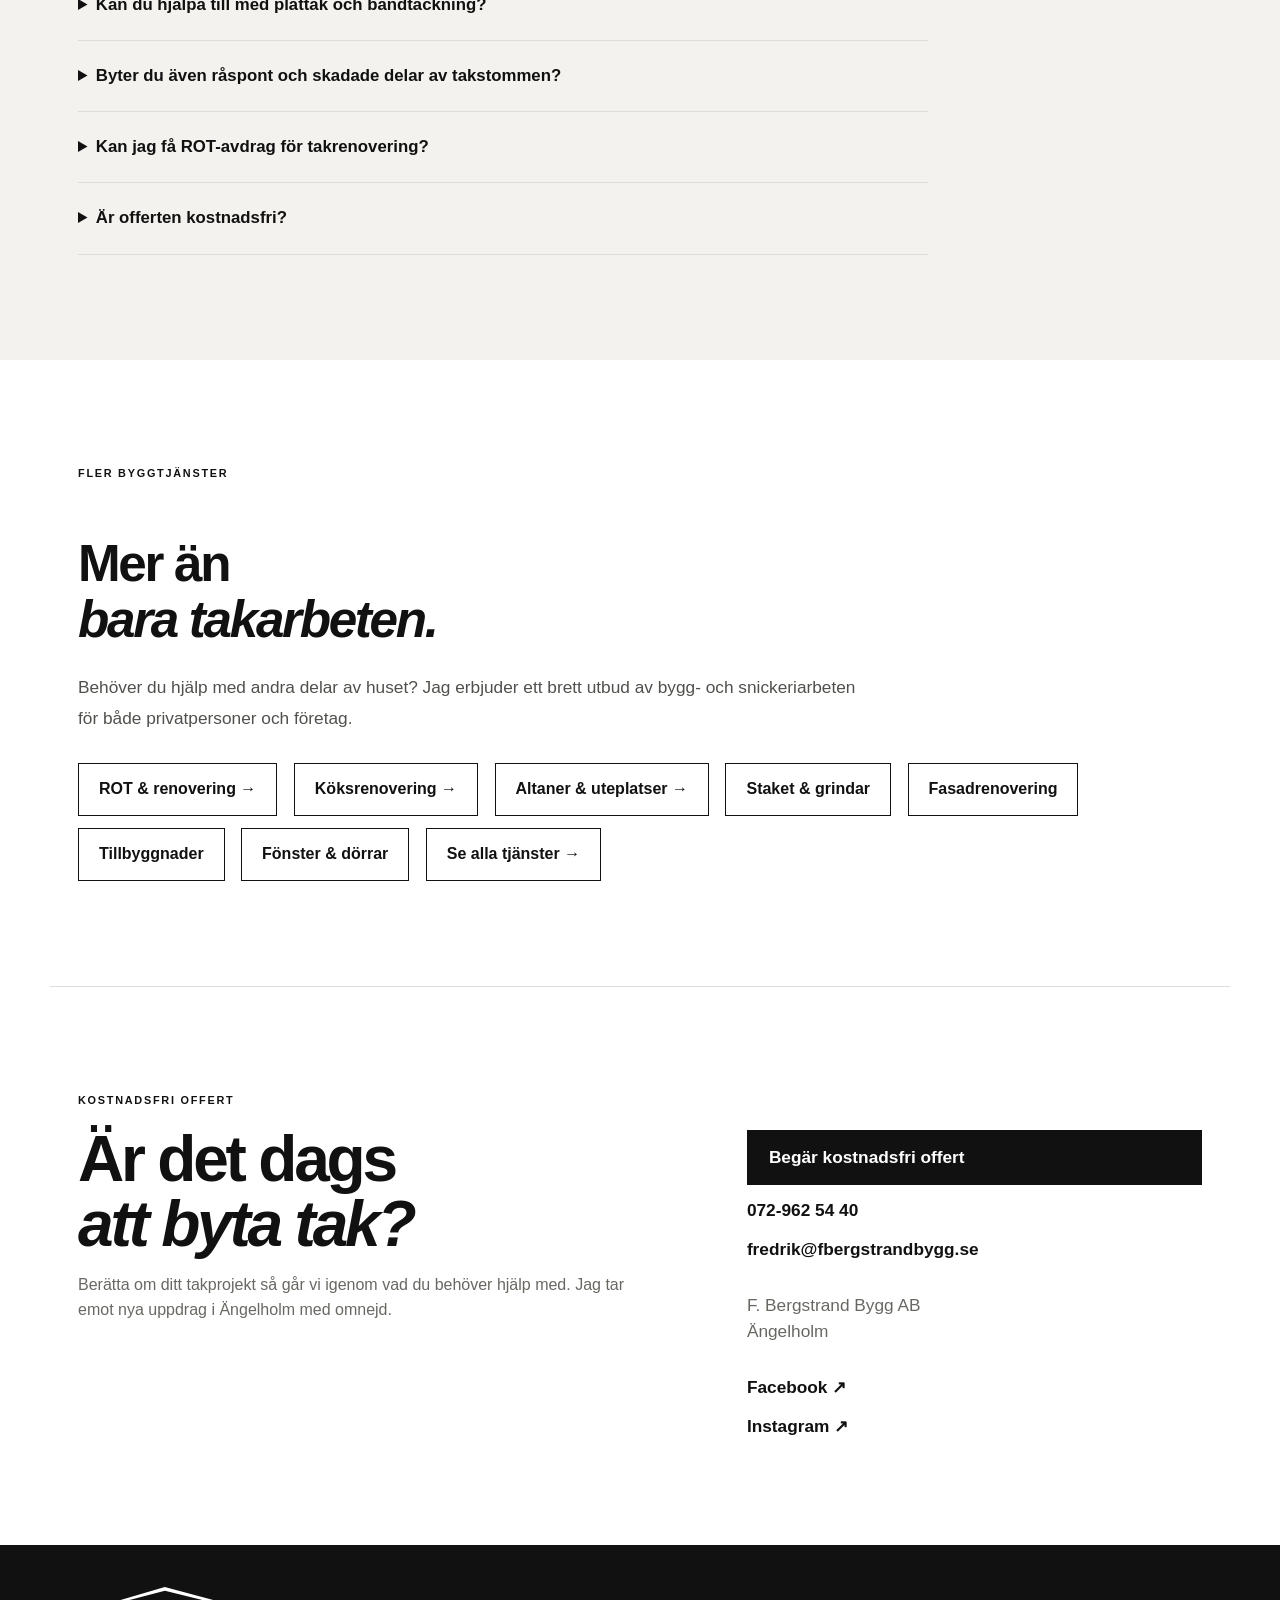
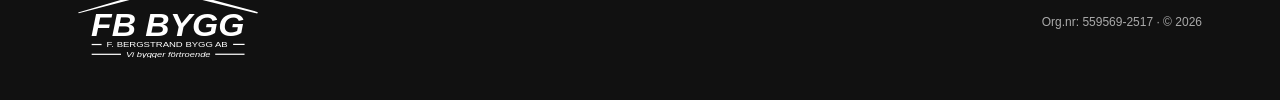
<file: tjanster/takarbeten/index.html>
<!doctype html>
<html lang="sv">
  <head>
    <meta charset="utf-8" />
    <meta name="viewport" content="width=device-width, initial-scale=1" />

    <title>
      Takläggare &amp; takrenovering i Ängelholm | F. Bergstrand Bygg AB
    </title>

    <meta
      name="description"
      content="Takläggare i Ängelholm. Jag utför takbyten, takrenoveringar och takarbeten med över 10 års erfarenhet, yrkesbevis och kostnadsfri offert."
    />

    <link
      rel="canonical"
      href="https://fbergstrandbygg.se/tjanster/takarbeten/"
    />

    <meta property="og:type" content="website" />
    <meta property="og:locale" content="sv_SE" />
    <meta
      property="og:title"
      content="Takläggare &amp; takrenovering i Ängelholm | F. Bergstrand Bygg AB"
    />
    <meta
      property="og:description"
      content="Kompletta takbyten, takrenoveringar och takarbeten i Ängelholm med omnejd. Personligt hantverk och kostnadsfri offert."
    />
    <meta
      property="og:url"
      content="https://fbergstrandbygg.se/tjanster/takarbeten/"
    />
    <meta
      property="og:image"
      content="https://fbergstrandbygg.se/assets/images/takrenovering-01.webp"
    />

    <link rel="icon" type="image/svg+xml" href="/assets/favicon.svg" />
    <link rel="stylesheet" href="../../style.css" />

    <script type="application/ld+json">
      {
        "@context": "https://schema.org",
        "@type": "Service",
        "name": "Takarbeten i Ängelholm",
        "serviceType": "Takläggning, takbyte och takrenovering",
        "url": "https://fbergstrandbygg.se/tjanster/takarbeten/",
        "provider": {
          "@type": "GeneralContractor",
          "@id": "https://fbergstrandbygg.se/#foretag",
          "name": "F. Bergstrand Bygg AB",
          "telephone": "+46729625440",
          "url": "https://fbergstrandbygg.se/"
        },
        "areaServed": [
          "Ängelholm",
          "Båstad",
          "Höganäs",
          "Helsingborg",
          "Klippan",
          "Landskrona",
          "Halmstad"
        ]
      }
    </script>
  </head>

  <body>
    <header class="header">
      <a
        class="logo-link"
        href="../../"
        aria-label="F. Bergstrand Bygg AB – Startsida"
      >
        <img
          src="../../assets/logo-white.svg"
          alt="F. Bergstrand Bygg AB"
          class="header-logo"
        />
      </a>

      <a class="mobile-offer" href="#kontakt">Gratis offert</a>

      <button
        class="menu-toggle"
        type="button"
        aria-label="Öppna meny"
        aria-expanded="false"
        aria-controls="main-nav"
      >
        <span></span>
        <span></span>
        <span></span>
      </button>

      <nav id="main-nav" aria-label="Huvudmeny">
        <a href="../../#tjanster">Tjänster</a>
        <a href="../../#projekt">Projekt</a>
        <a href="../../#om">Om mig</a>
        <a href="../../#arbetsomrade">Arbetsområde</a>
        <a class="nav-button" href="#kontakt">Gratis offert</a>
      </nav>
    </header>

    <main id="top">
      <nav class="breadcrumbs" aria-label="Brödsmulor">
        <a href="../../">Startsida</a>
        <span>/</span>
        <a href="../../#tjanster">Tjänster</a>
        <span>/</span>
        <span aria-current="page">Takarbeten</span>
      </nav>

      <!-- Hero -->
      <section class="section service-hero">
        <div class="hero-copy">
          <p class="eyebrow">Din lokala takläggare i Ängelholm</p>

          <h1>Takarbeten<br /><i>i Ängelholm.</i></h1>

          <p class="lead">
            Ett tryggt tak börjar med ett noggrant hantverk. Jag hjälper dig med
            takbyten, takrenoveringar och kompletta taklösningar.
          </p>

          <p>
            Från takstomme och underarbete till färdig takläggning. Med över 10
            års erfarenhet inom bygg och snickeri erbjuder jag personliga
            lösningar anpassade efter ditt hus och dina behov.
          </p>

          <div class="buttons">
            <a class="button" href="#kontakt"> Kostnadsfri offert </a>
            <a class="link" href="tel:+46729625440"> Ring mig </a>
          </div>
        </div>

        <figure class="service-hero-image">
          <img
            src="../../assets/images/takrenovering-01.webp"
            alt="Takprojekt med bandtäckning i Ängelholm"
            fetchpriority="high"
          />
          <figcaption>
            Referensprojekt – komplett takbyte i Ängelholm.
          </figcaption>
        </figure>
      </section>

      <!-- Förtroende -->
      <div class="trust-strip">
        <div>10+ års erfarenhet</div>
        <div>Yrkesbevis</div>
        <div>F-skatt &amp; ansvarsförsäkring</div>
        <div>Kostnadsfri offert</div>
      </div>

      <!-- Tjänster -->
      <section class="section service-content">
        <p class="eyebrow">Takbyte &amp; takrenovering</p>

        <h2>Tak som håller.<br /><i>Hantverk som märks.</i></h2>

        <p>
          Taket är en av husets viktigaste konstruktioner. Det skyddar byggnaden
          mot regn, snö, vind och fukt. Ett väl utfört takarbete handlar därför
          om betydligt mer än det synliga takmaterialet.
        </p>

        <p>
          Jag utför takarbeten i Ängelholm och nordvästra Skåne med omnejd.
          Oavsett om du behöver renovera ett befintligt tak, genomföra ett
          komplett takbyte eller bygga tak på en ny tillbyggnad hjälper jag dig
          att hitta en lösning som passar byggnaden.
        </p>

        <h2>Vad kan jag hjälpa dig med?</h2>

        <ul class="service-checklist">
          <li>Kompletta takbyten</li>
          <li>Takrenoveringar</li>
          <li>Läggning av betongpannor</li>
          <li>Läggning av tegelpannor</li>
          <li>Byte av underlagspapp och läkt</li>
          <li>Byte av råspont</li>
          <li>Reparation av takkonstruktioner</li>
          <li>Vindskivor och takfotsbrädor</li>
          <li>Hängrännor och stuprör</li>
          <li>Tak på tillbyggnader och nyproduktion</li>
          <li>Montering av takfönster</li>
          <li>Samordning av plåtslagare och pappläggare</li>
        </ul>

        <h2>En komplett taklösning</h2>

        <p>
          Vid ett takbyte är underarbetet minst lika viktigt som det färdiga
          takets utseende. Jag lägger stor vikt vid takkonstruktionen,
          råsponten, underlagstäckningen och detaljerna som tillsammans skapar
          ett fungerande tak.
        </p>

        <p>
          När projektet kräver specialiserade takarbeten, exempelvis
          bandtäckning, plåtbeslag eller svetsad ytpapp, samordnar jag vid behov
          arbetet med plåtslagare och pappläggare. Du får en tydlig kontakt
          genom hela projektet, där de olika arbetsmomenten samordnas.
        </p>
      </section>

      <!-- Arbetsprocess -->
      <section class="projects">
        <div class="section service-content">
          <p class="eyebrow">Så arbetar jag</p>
          <h2>Från första kontakt<br /><i>till färdigt tak.</i></h2>

          <div class="process-grid">
            <article>
              <span>01</span>
              <h3>Kontakt</h3>
              <p>
                Du berättar om ditt tak, dina behov och vad du vill ha hjälp
                med.
              </p>
            </article>

            <article>
              <span>02</span>
              <h3>Planering &amp; offert</h3>
              <p>
                Vi går igenom takets förutsättningar, materialval och arbetets
                omfattning. Du får en kostnadsfri offert.
              </p>
            </article>

            <article>
              <span>03</span>
              <h3>Takarbetet</h3>
              <p>
                Arbetet utförs med fokus på noggrannhet, kvalitet och tydlig
                kommunikation. Andra hantverkare samordnas vid behov.
              </p>
            </article>

            <article>
              <span>04</span>
              <h3>Färdigt resultat</h3>
              <p>
                Vi går igenom det färdiga arbetet tillsammans och säkerställer
                att överenskomna arbetsmoment är utförda.
              </p>
            </article>
          </div>
        </div>
      </section>

      <!-- Referensprojekt -->
      <section class="section project-section">
        <p class="eyebrow">Referensprojekt</p>

        <h2>Komplett takbyte<br /><i>i Ängelholm.</i></h2>

        <p class="muted">
          Ett genomfört takprojekt med bandtäckning och samordning av flera
          arbetsmoment.
        </p>

        <div class="reference-grid">
          <article class="reference-card reference-wide">
            <div class="before-after">
              <figure>
                <img
                  src="../../assets/images/takrenovering-01.webp"
                  alt="Referensbild från komplett takbyte i Ängelholm"
                  loading="lazy"
                />
              </figure>

              <figure>
                <img
                  src="../../assets/images/takrenovering-02.webp"
                  alt="Ytterligare bild från takprojekt med bandtäckning i Ängelholm"
                  loading="lazy"
                />
              </figure>
            </div>

            <div class="reference-copy">
              <h3>Takbyte med bandtäckning</h3>

              <p>
                Ett omfattande takprojekt i Ängelholm där taket byttes och
                försågs med bandtäckning. Jag ansvarade för takstommen,
                underarbetet och samtliga bygg- och snickeriarbeten samt
                samordningen av projektet. Plåtarbetet utfördes av plåtslagare.
              </p>

              <p>
                Projektet visar hur eget hantverk och samordning av andra
                yrkesgrupper kan kombineras till en komplett taklösning.
              </p>
            </div>
          </article>
        </div>

        <a class="button-outline" href="../../#projekt">
          Se fler projekt &rarr;
        </a>
      </section>

      <!-- ROT -->
      <section class="projects">
        <div class="section service-content">
          <p class="eyebrow">ROT-avdrag</p>

          <h2>Renovera taket<br /><i>med ROT-avdrag.</i></h2>

          <p>
            Vid takbyte och takrenovering av en befintlig bostad kan du som
            privatperson ha rätt till ROT-avdrag för arbetskostnaden.
          </p>

          <p>
            Jag hjälper dig med hanteringen av ROT-avdraget när arbetet
            uppfyller Skatteverkets villkor. Material, resor och andra kostnader
            omfattas normalt inte av avdraget.
          </p>

          <p>
            Läs mer om aktuella regler hos
            <a
              href="https://www.skatteverket.se/"
              target="_blank"
              rel="noopener noreferrer"
              >Skatteverket</a
            >.
          </p>

          <a class="button-outline" href="#kontakt">
            Begär kostnadsfri offert &rarr;
          </a>
        </div>
      </section>

      <!-- Arbetsområde -->
      <section class="section service-content">
        <p class="eyebrow">Lokalt hantverk</p>

        <h2>Takläggare i Ängelholm<br /><i>med omnejd.</i></h2>

        <p>
          F. Bergstrand Bygg AB utgår från Ängelholm och utför takarbeten åt
          privatpersoner och företag i nordvästra Skåne och södra Halland.
        </p>

        <p>
          Jag tar uppdrag i bland annat Ängelholm, Båstad, Höganäs, Helsingborg,
          Klippan, Landskrona och Halmstad samt omkringliggande orter.
        </p>

        <p>
          Är du osäker på om ditt projekt ligger inom mitt arbetsområde? Hör
          gärna av dig så tittar vi på möjligheterna.
        </p>
      </section>

      <!-- Vanliga frågor -->
      <section class="projects">
        <div class="section service-content">
          <p class="eyebrow">Vanliga frågor</p>

          <h2>Frågor om<br /><i>takbyte och takrenovering.</i></h2>

          <div class="faq">
            <details>
              <summary>Vad kostar ett takbyte?</summary>
              <p>
                Kostnaden beror bland annat på takets storlek, lutning,
                konstruktion, materialval och skick. Jag går igenom
                förutsättningarna för ditt projekt och lämnar en kostnadsfri
                offert.
              </p>
            </details>

            <details>
              <summary>När behöver man byta tak?</summary>
              <p>
                Spruckna takpannor, återkommande läckage, fuktskador eller
                sliten underlagstäckning kan vara tecken på att taket behöver
                åtgärdas. Takets ålder är också en viktig faktor, men det
                faktiska skicket avgör vilka åtgärder som behövs.
              </p>
            </details>

            <details>
              <summary>Hur lång tid tar ett takbyte?</summary>
              <p>
                Tidsåtgången varierar beroende på takets storlek, komplexitet,
                väderförhållanden och vilka arbeten som behöver utföras. Vi går
                igenom en planerad tidsram inför projektstart.
              </p>
            </details>

            <details>
              <summary>Arbetar du med både tegel- och betongpannor?</summary>
              <p>
                Ja. Jag utför takläggning med både tegelpannor och betongpannor
                och hjälper dig att välja en lösning som passar byggnadens
                konstruktion och förutsättningar.
              </p>
            </details>

            <details>
              <summary>
                Kan du hjälpa till med plåttak och bandtäckning?
              </summary>
              <p>
                Ja. Jag utför bygg- och snickeriarbetena kring taket och kan
                samordna plåtslagare för bandtäckning och andra specialiserade
                plåtarbeten.
              </p>
            </details>

            <details>
              <summary>
                Byter du även råspont och skadade delar av takstommen?
              </summary>
              <p>
                Ja. Jag utför byte av råspont och reparationer av
                takkonstruktioner när det behövs. Arbetets omfattning bedöms
                utifrån takets skick och konstruktion.
              </p>
            </details>

            <details>
              <summary>Kan jag få ROT-avdrag för takrenovering?</summary>
              <p>
                Ja, takrenovering och takbyte på en befintlig bostad kan
                berättiga till ROT-avdrag för arbetskostnaden, förutsatt att
                Skatteverkets villkor är uppfyllda. Jag hjälper dig med
                hanteringen.
              </p>
            </details>

            <details>
              <summary>Är offerten kostnadsfri?</summary>
              <p>
                Ja. Kontakta mig och berätta om ditt takprojekt så går vi igenom
                förutsättningarna. Jag erbjuder kostnadsfri offert.
              </p>
            </details>
          </div>
        </div>
      </section>

      <!-- Relaterade tjänster -->
      <section class="section service-content">
        <p class="eyebrow">Fler byggtjänster</p>

        <h2>Mer än<br /><i>bara takarbeten.</i></h2>

        <p>
          Behöver du hjälp med andra delar av huset? Jag erbjuder ett brett
          utbud av bygg- och snickeriarbeten för både privatpersoner och
          företag.
        </p>

        <a class="button-outline" href="../renovering/">
          ROT &amp; renovering &rarr;
        </a>

        <a class="button-outline" href="../koksrenovering/">
          Köksrenovering &rarr;
        </a>

        <a class="button-outline" href="../altaner/">
          Altaner &amp; uteplatser &rarr;
        </a>
        <a class="button-outline" href="../staket-grindar/">
          Staket &amp; grindar
        </a>
        <a class="button-outline" href="../fasadrenovering/">
          Fasadrenovering
        </a>
        <a class="button-outline" href="../tillbyggnader/"> Tillbyggnader </a>
        <a class="button-outline" href="../fonster-dorrar/">
          Fönster &amp; dörrar
        </a>

        <a class="button-outline" href="../../#tjanster">
          Se alla tjänster &rarr;
        </a>
      </section>

      <!-- Kontakt -->
      <section id="kontakt" class="contact section">
        <div>
          <p class="eyebrow">Kostnadsfri offert</p>

          <h2>Är det dags<br /><i>att byta tak?</i></h2>

          <p class="muted">
            Berätta om ditt takprojekt så går vi igenom vad du behöver hjälp
            med. Jag tar emot nya uppdrag i Ängelholm med omnejd.
          </p>
        </div>

        <div class="contact-info">
          <a
            class="button"
            href="mailto:fredrik@fbergstrandbygg.se?subject=Offertf%C3%B6rfr%C3%A5gan%20-%20Takarbeten"
          >
            Begär kostnadsfri offert
          </a>

          <a href="tel:+46729625440">072-962 54 40</a>

          <a href="mailto:fredrik@fbergstrandbygg.se">
            fredrik@fbergstrandbygg.se
          </a>

          <p>
            F. Bergstrand Bygg AB<br />
            Ängelholm
          </p>

          <a href="https://www.facebook.com/profile.php?id=61596413686099">
            Facebook &nearr;
          </a>

          <a href="https://www.instagram.com/f.bergstrandbyggab/">
            Instagram &nearr;
          </a>
        </div>
      </section>
    </main>

    <footer>
      <a class="footer-logo" href="../../">
        <img
          src="../../assets/logo-white.svg"
          alt="F. Bergstrand Bygg AB"
          class="footer-brand"
        />
      </a>

      <div>Org.nr: 559569-2517 &middot; &copy; 2026</div>
    </footer>

    <script>
      const menuToggle = document.querySelector(".menu-toggle");
      const mainNav = document.querySelector("#main-nav");

      function setMenu(open) {
        mainNav.classList.toggle("is-open", open);
        menuToggle.setAttribute("aria-expanded", String(open));
        menuToggle.setAttribute(
          "aria-label",
          open ? "Stäng meny" : "Öppna meny",
        );
      }

      menuToggle.addEventListener("click", () => {
        setMenu(!mainNav.classList.contains("is-open"));
      });

      mainNav.querySelectorAll("a").forEach((link) => {
        link.addEventListener("click", () => setMenu(false));
      });

      document.addEventListener("keydown", (event) => {
        if (event.key === "Escape" && mainNav.classList.contains("is-open")) {
          setMenu(false);
          menuToggle.focus();
        }
      });
    </script>
  </body>
</html>
</file>
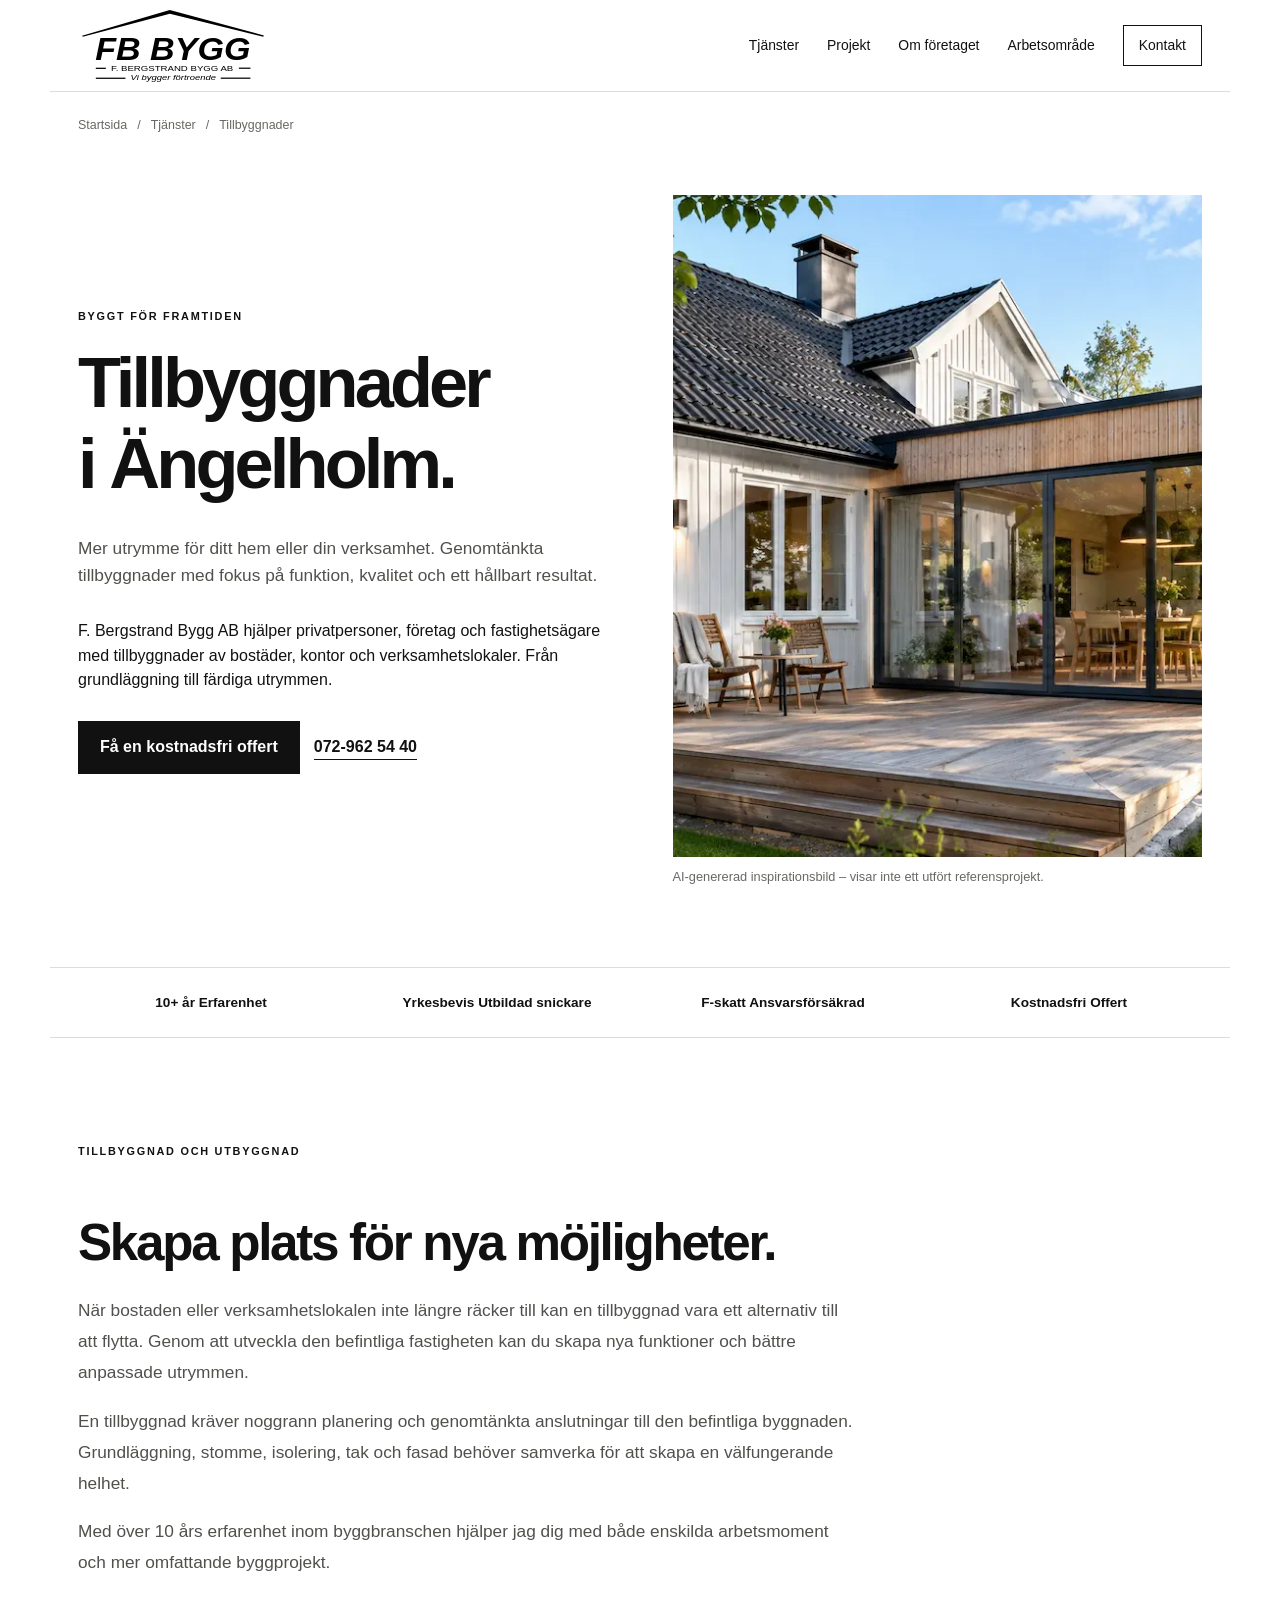
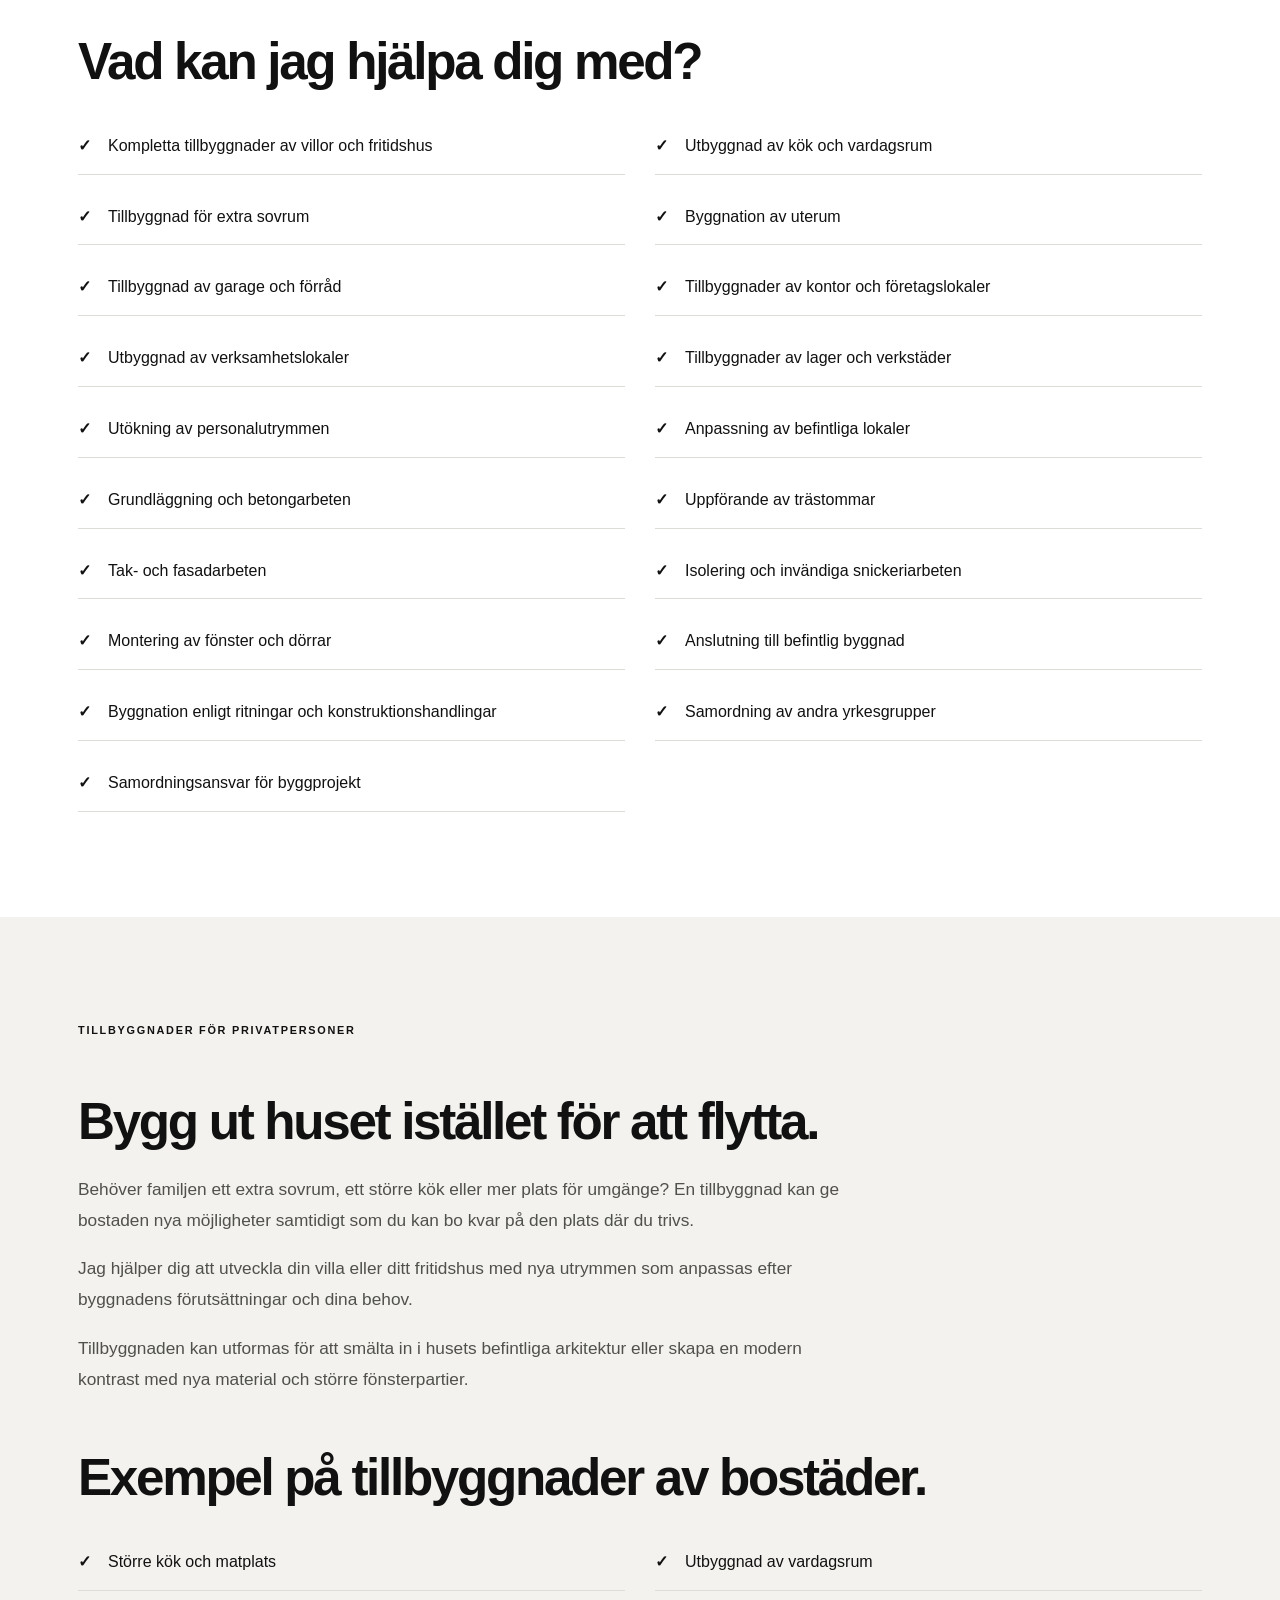
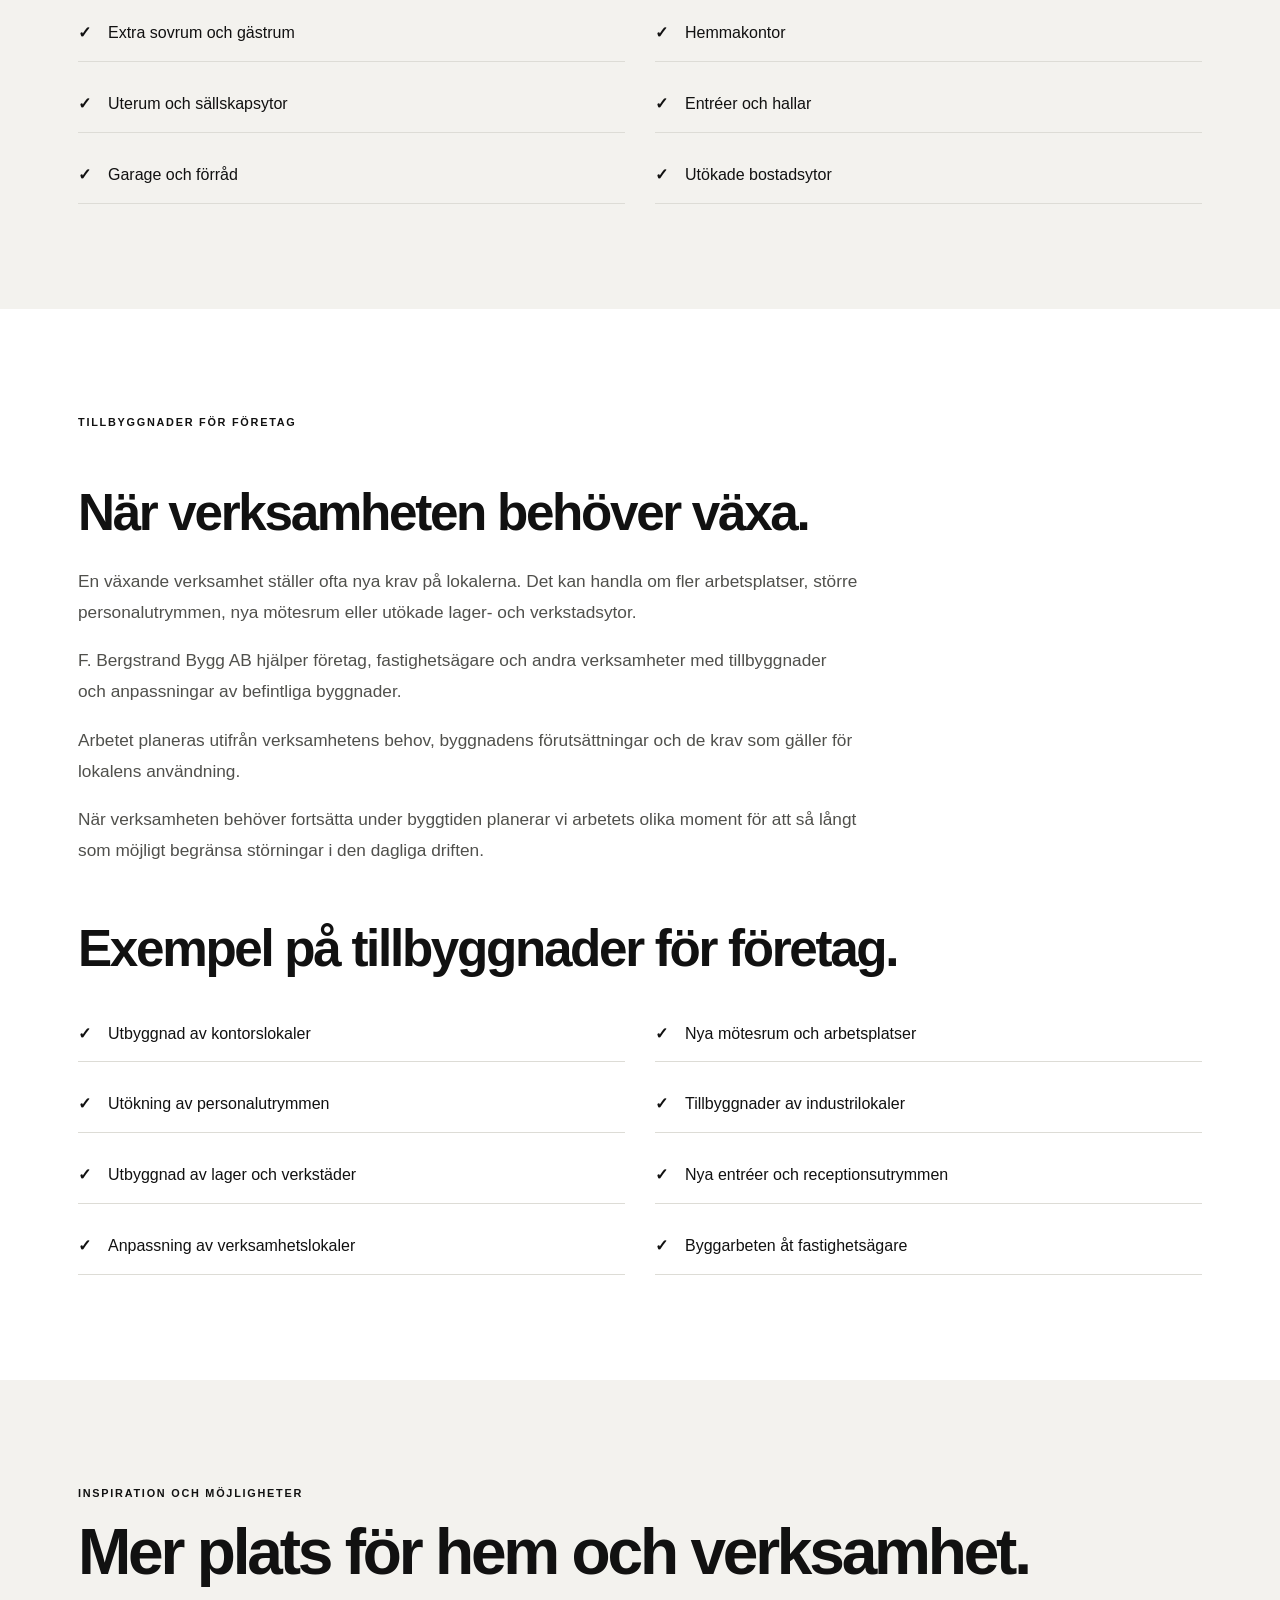
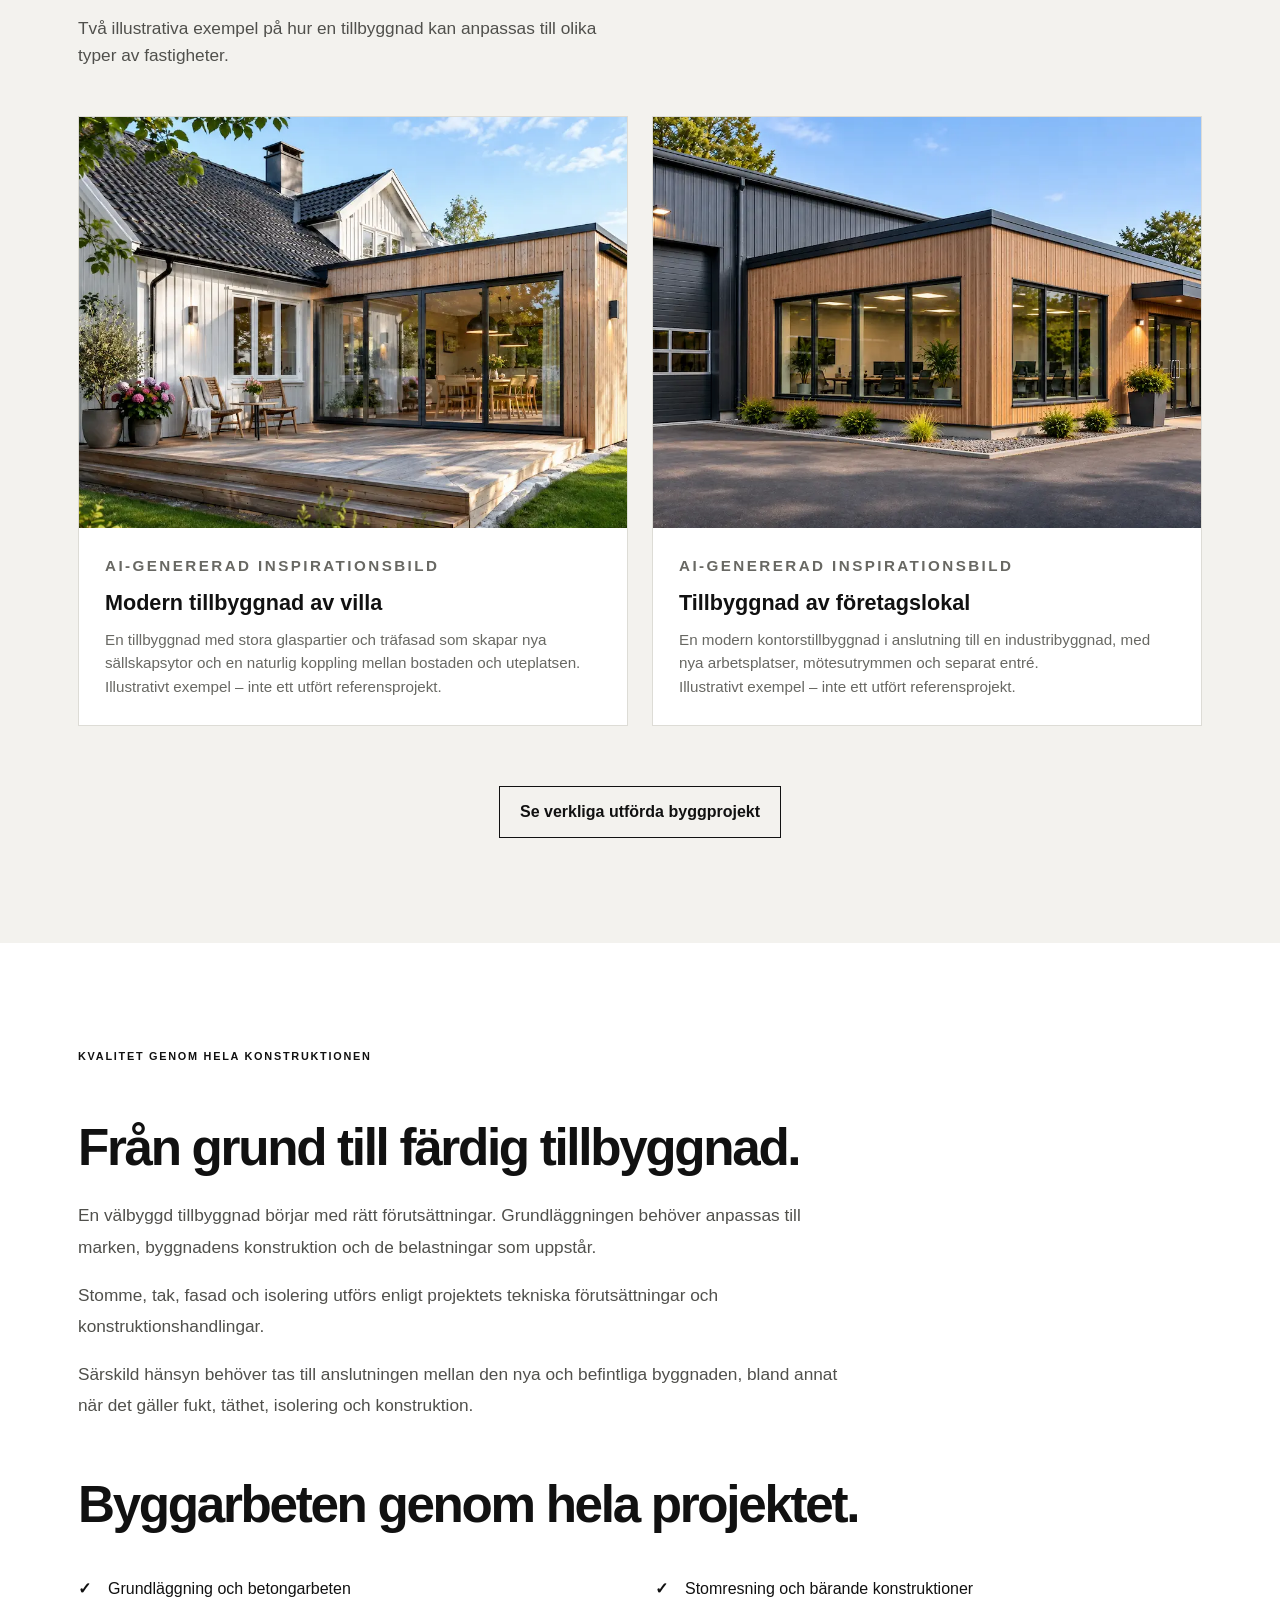
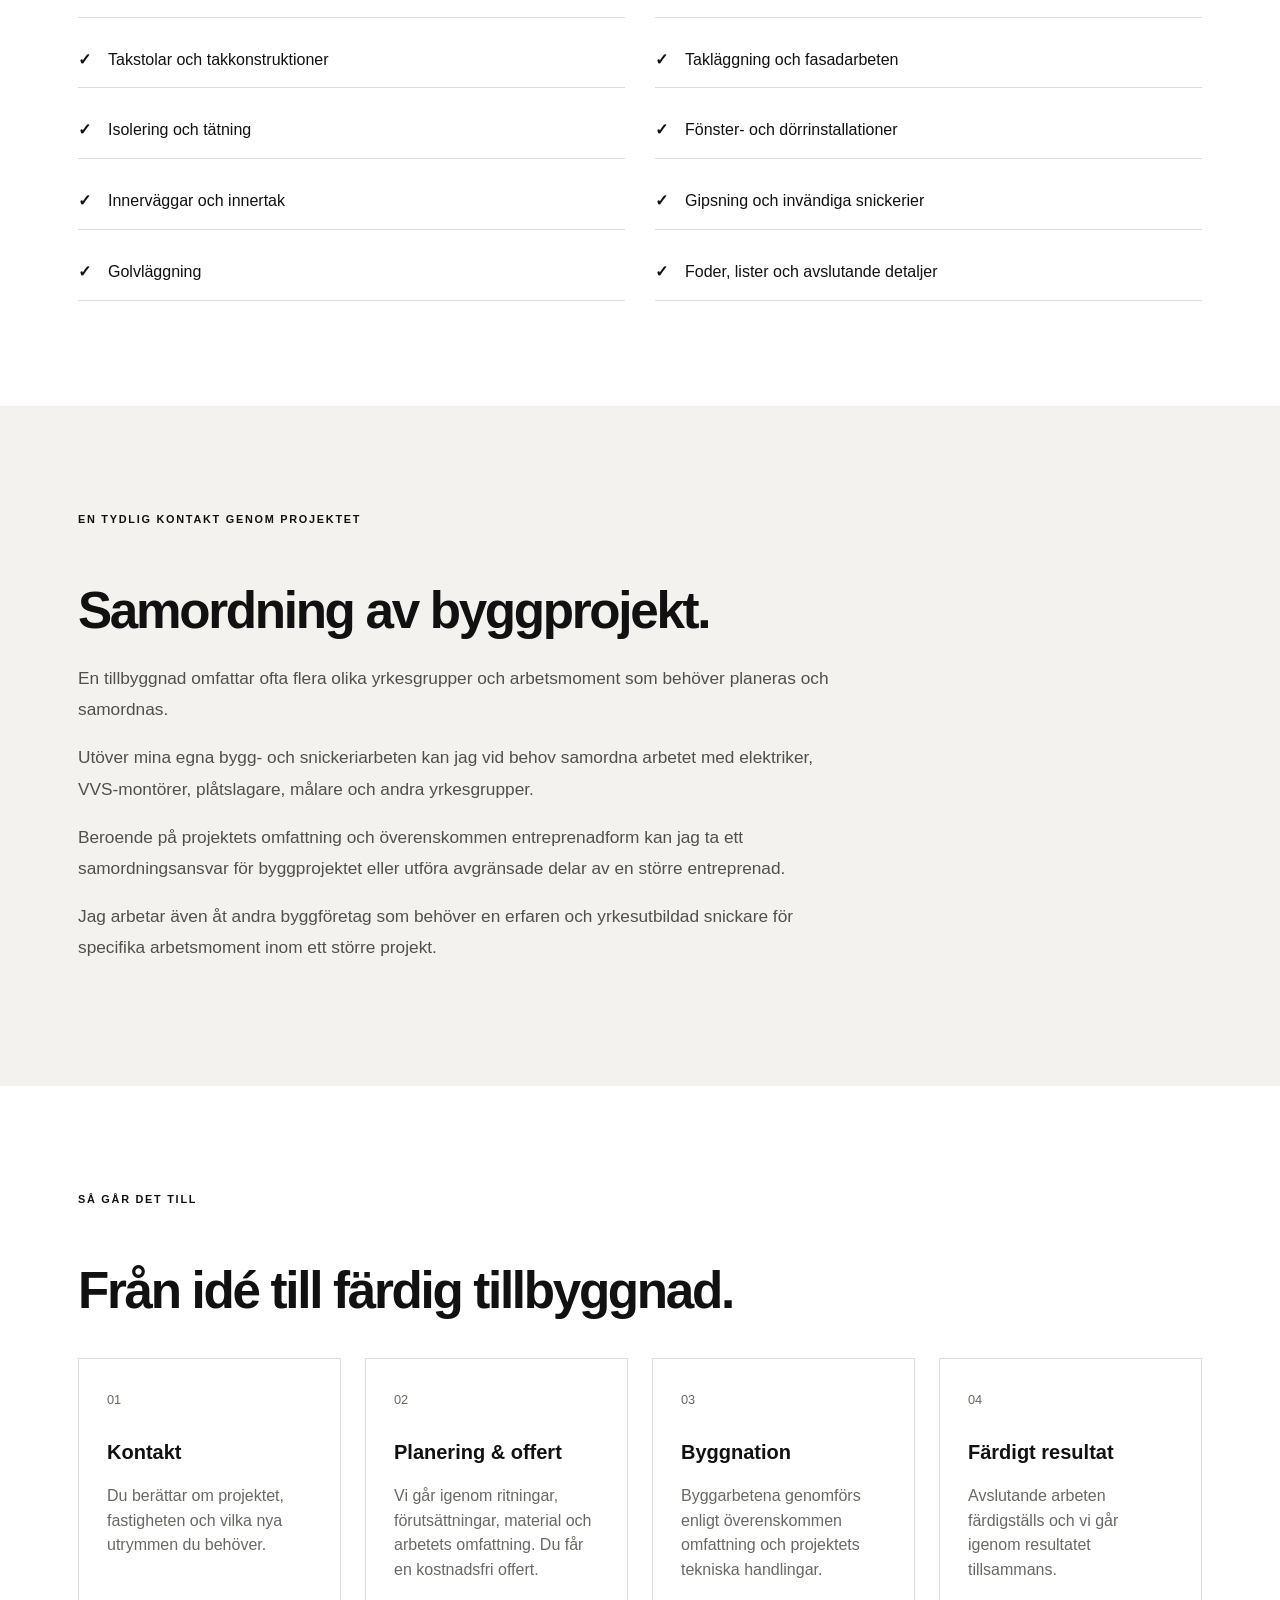
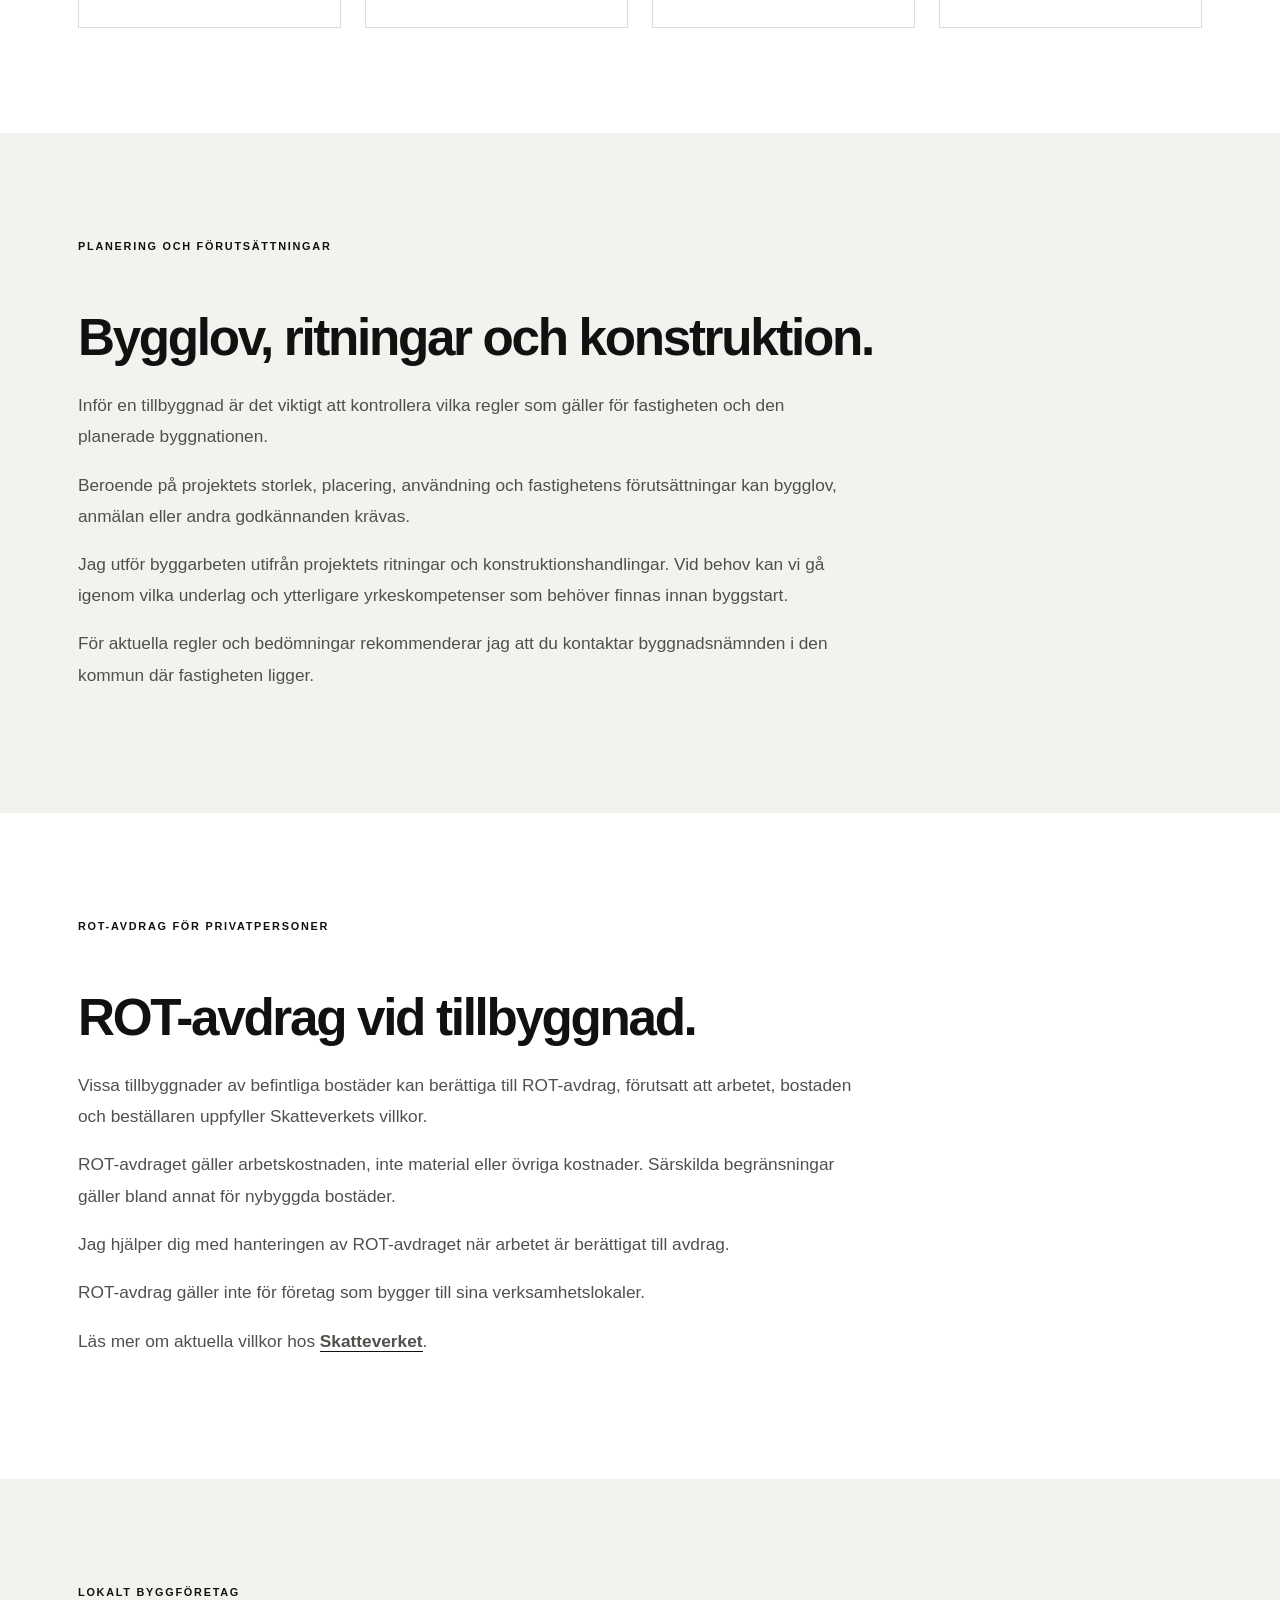
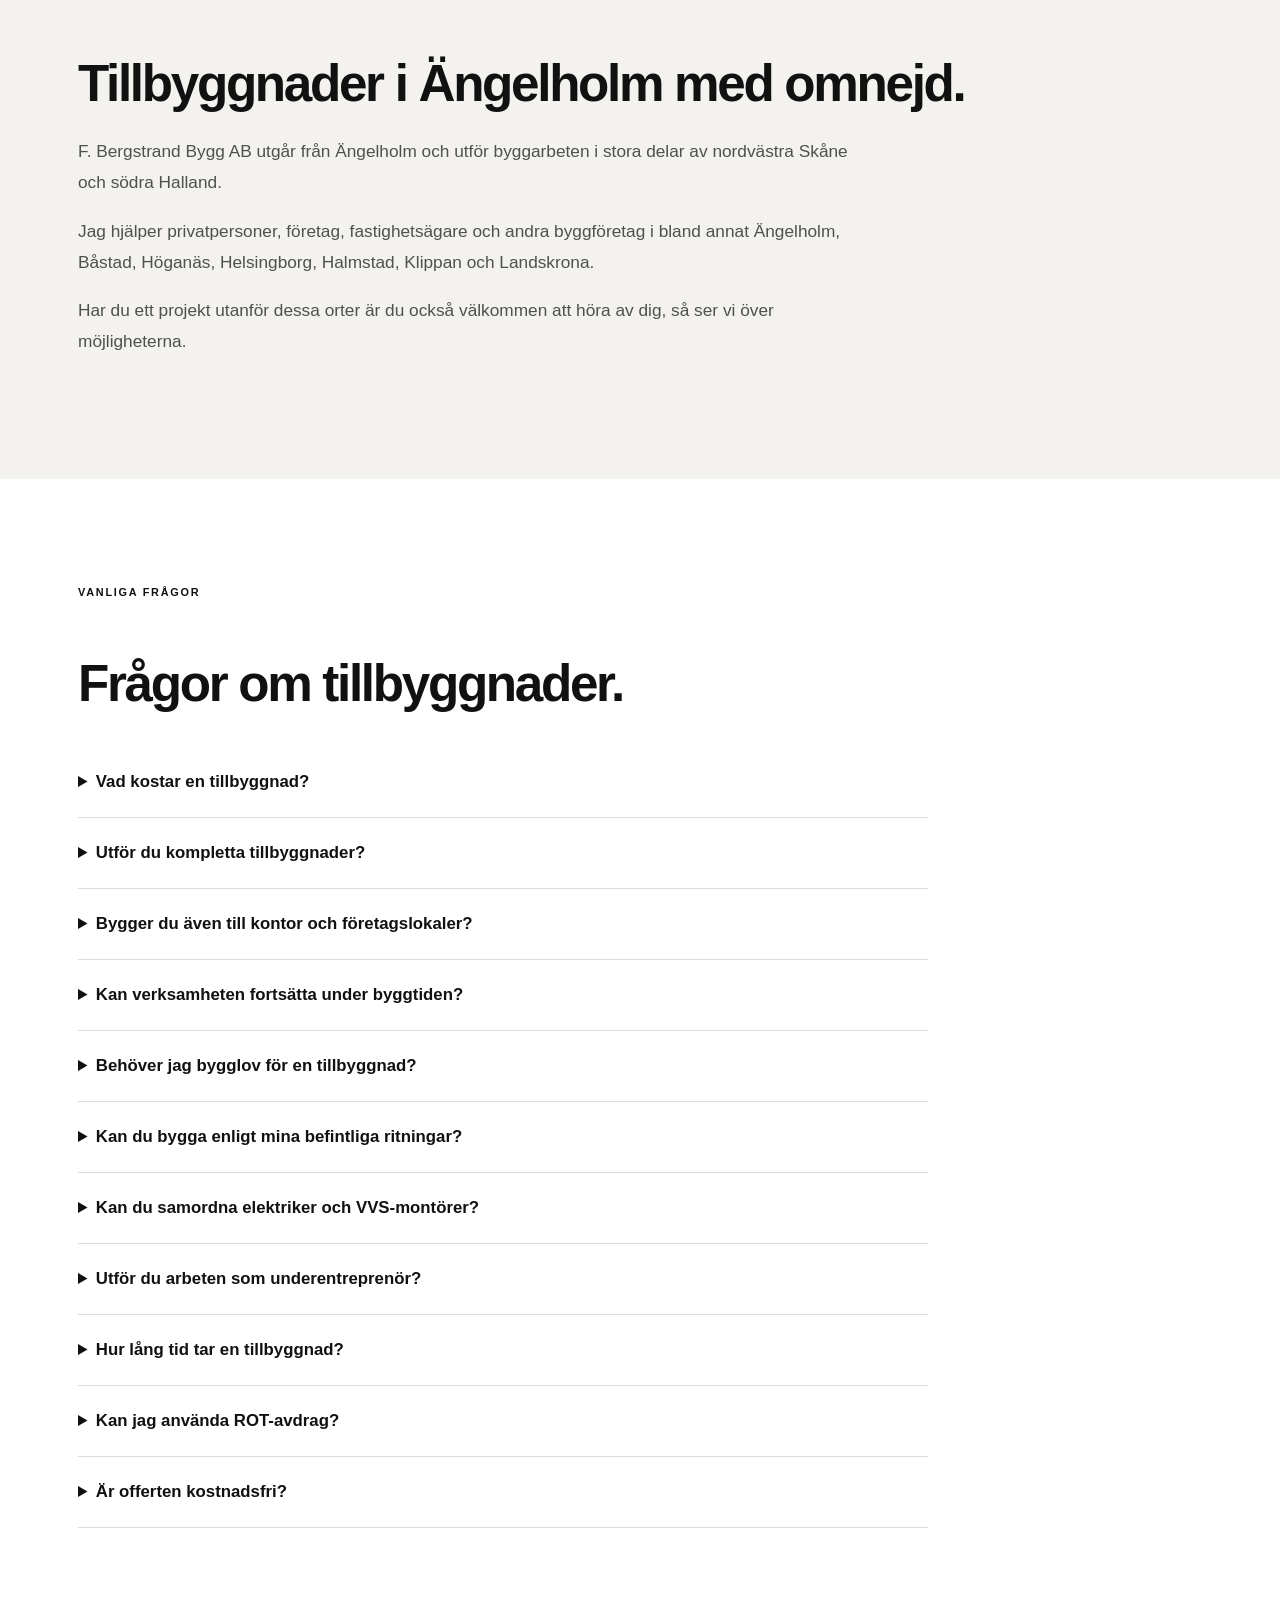
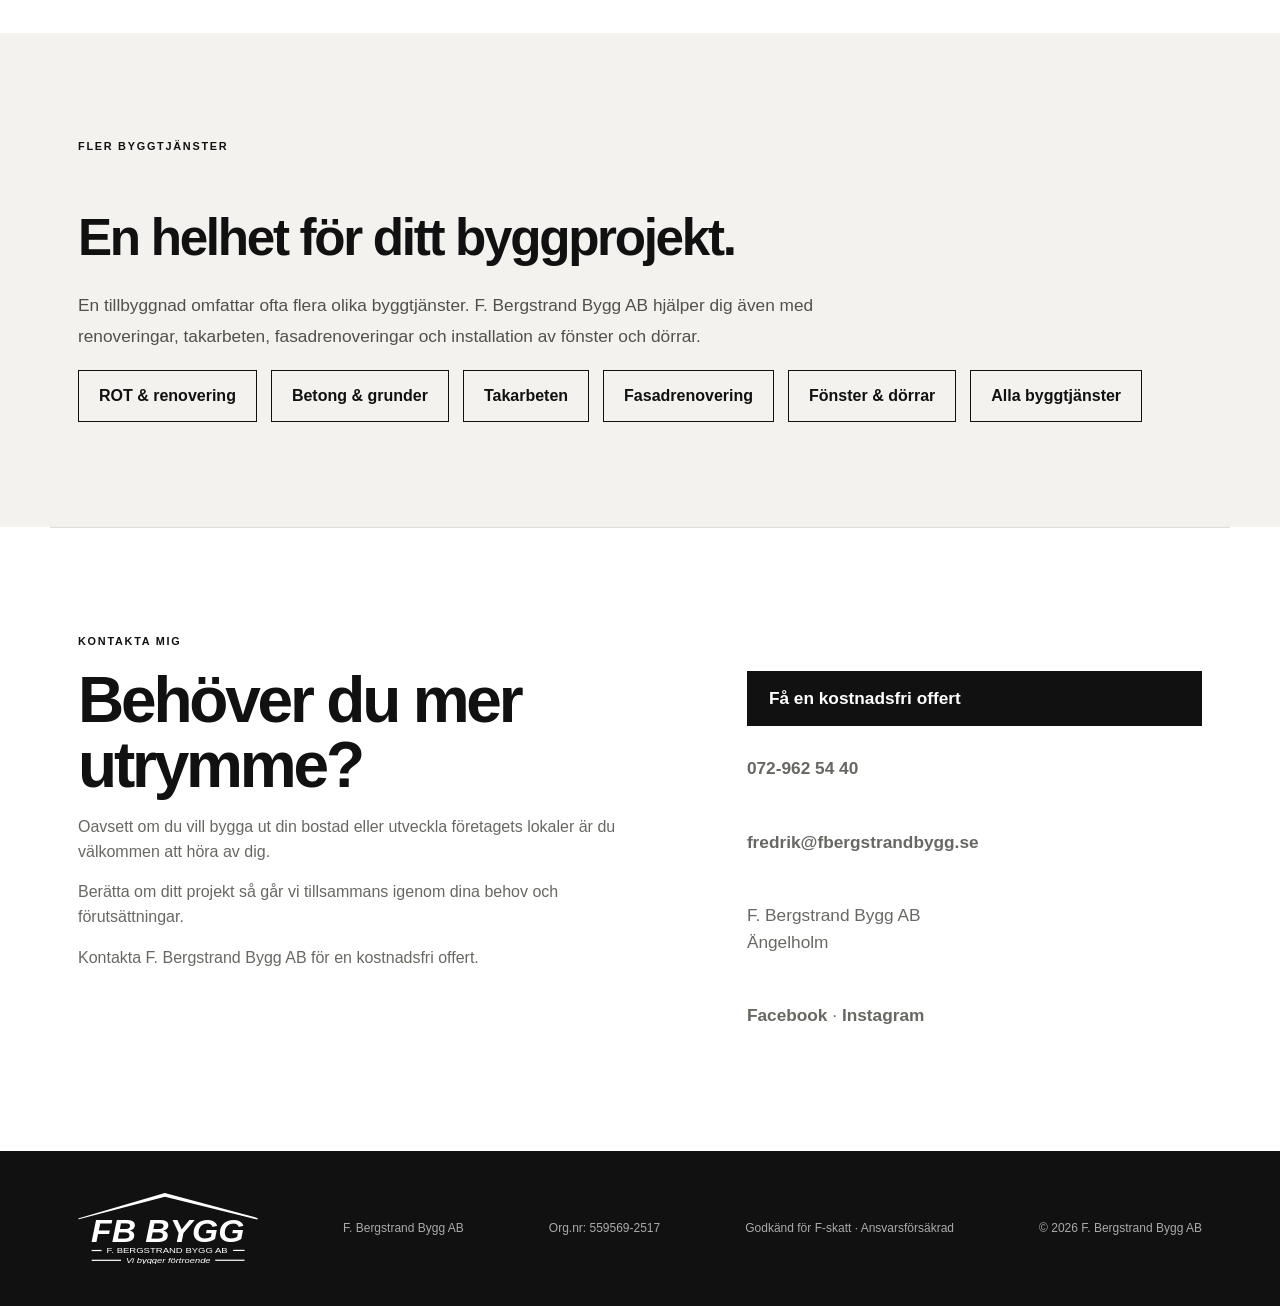
<file: tjanster/tillbyggnader/index.html>
<!doctype html>
<html lang="sv">
  <head>
    <meta charset="UTF-8" />
    <meta name="viewport" content="width=device-width, initial-scale=1.0" />

    <title>
      Tillbyggnad &amp; utbyggnad i Ängelholm | F. Bergstrand Bygg AB
    </title>

    <meta
      name="description"
      content="Tillbyggnader av villor, kontor och företagslokaler i Ängelholm med omnejd. Över 10 års erfarenhet, yrkesbevis och kostnadsfri offert."
    />

    <link
      rel="canonical"
      href="https://fbergstrandbygg.se/tjanster/tillbyggnader/"
    />

    <meta property="og:type" content="website" />
    <meta property="og:locale" content="sv_SE" />

    <meta
      property="og:title"
      content="Tillbyggnad &amp; utbyggnad i Ängelholm | F. Bergstrand Bygg AB"
    />

    <meta
      property="og:description"
      content="Tillbyggnader för privatpersoner, företag och fastighetsägare. Byggarbeten och samordning från grund till färdigt resultat."
    />

    <meta
      property="og:url"
      content="https://fbergstrandbygg.se/tjanster/tillbyggnader/"
    />

    <meta
      property="og:image"
      content="https://fbergstrandbygg.se/assets/images/tillbyggnad-inspiration-01.webp"
    />

    <meta
      property="og:image:alt"
      content="AI-genererad inspirationsbild av en modern tillbyggnad på en villa"
    />

    <link rel="icon" type="image/svg+xml" href="/assets/favicon.svg" />
    <link rel="stylesheet" href="../../style.css" />

    <script type="application/ld+json">
      {
        "@context": "https://schema.org",
        "@type": "Service",
        "name": "Tillbyggnader",
        "serviceType": "Tillbyggnad av bostäder och företagslokaler",
        "url": "https://fbergstrandbygg.se/tjanster/tillbyggnader/",
        "provider": {
          "@type": "GeneralContractor",
          "@id": "https://fbergstrandbygg.se/#foretag",
          "name": "F. Bergstrand Bygg AB",
          "alternateName": "FB Bygg",
          "telephone": "+46729625440",
          "url": "https://fbergstrandbygg.se/"
        },
        "areaServed": [
          "Ängelholm",
          "Båstad",
          "Höganäs",
          "Helsingborg",
          "Halmstad",
          "Klippan",
          "Landskrona"
        ]
      }
    </script>
  </head>

  <body>
    <header class="header">
      <a
        class="logo-link"
        href="../../"
        aria-label="F. Bergstrand Bygg AB – Startsida"
      >
        <img
          src="../../assets/logo-white.svg"
          alt="F. Bergstrand Bygg AB"
          class="header-logo"
        />
      </a>

      <a class="mobile-offer" href="#kontakt">Gratis offert</a>

      <button
        class="menu-toggle"
        type="button"
        aria-label="Öppna meny"
        aria-expanded="false"
        aria-controls="main-nav"
      >
        <span></span>
        <span></span>
        <span></span>
      </button>

      <nav id="main-nav" aria-label="Huvudmeny">
        <a href="../../#tjanster">Tjänster</a>
        <a href="../../#projekt">Projekt</a>
        <a href="../../#om">Om företaget</a>
        <a href="../../#arbetsomrade">Arbetsområde</a>
        <a class="nav-button" href="#kontakt">Kontakt</a>
      </nav>
    </header>

    <main id="top">
      <nav class="breadcrumbs" aria-label="Brödsmulor">
        <a href="../../">Startsida</a>
        <span>/</span>
        <a href="../../#tjanster">Tjänster</a>
        <span>/</span>
        <span aria-current="page">Tillbyggnader</span>
      </nav>

      <!-- HERO -->

      <section class="service-hero section">
        <div class="hero-copy">
          <p class="eyebrow">Byggt för framtiden</p>

          <h1>Tillbyggnader<br />i Ängelholm.</h1>

          <p class="lead">
            Mer utrymme för ditt hem eller din verksamhet. Genomtänkta
            tillbyggnader med fokus på funktion, kvalitet och ett hållbart
            resultat.
          </p>

          <p>
            F. Bergstrand Bygg AB hjälper privatpersoner, företag och
            fastighetsägare med tillbyggnader av bostäder, kontor och
            verksamhetslokaler. Från grundläggning till färdiga utrymmen.
          </p>

          <div class="buttons">
            <a class="button" href="#kontakt"> Få en kostnadsfri offert </a>

            <a class="link" href="tel:+46729625440"> 072-962 54 40 </a>
          </div>
        </div>

        <figure class="service-hero-image">
          <img
            src="../../assets/images/tillbyggnad-inspiration-01.webp"
            alt="AI-genererad inspiration för en modern tillbyggnad av en villa med träfasad och stora glaspartier"
            fetchpriority="high"
          />

          <figcaption>
            AI-genererad inspirationsbild – visar inte ett utfört
            referensprojekt.
          </figcaption>
        </figure>
      </section>

      <!-- TRYGGHET -->

      <section class="trust-strip" aria-label="Trygghet och erfarenhet">
        <div>
          <strong>10+ år</strong>
          <span>Erfarenhet</span>
        </div>

        <div>
          <strong>Yrkesbevis</strong>
          <span>Utbildad snickare</span>
        </div>

        <div>
          <strong>F-skatt</strong>
          <span>Ansvarsförsäkrad</span>
        </div>

        <div>
          <strong>Kostnadsfri</strong>
          <span>Offert</span>
        </div>
      </section>

      <!-- TJÄNSTEUTBUD -->

      <section class="section service-content">
        <p class="eyebrow">Tillbyggnad och utbyggnad</p>

        <h2>Skapa plats för nya möjligheter.</h2>

        <p>
          När bostaden eller verksamhetslokalen inte längre räcker till kan en
          tillbyggnad vara ett alternativ till att flytta. Genom att utveckla
          den befintliga fastigheten kan du skapa nya funktioner och bättre
          anpassade utrymmen.
        </p>

        <p>
          En tillbyggnad kräver noggrann planering och genomtänkta anslutningar
          till den befintliga byggnaden. Grundläggning, stomme, isolering, tak
          och fasad behöver samverka för att skapa en välfungerande helhet.
        </p>

        <p>
          Med över 10 års erfarenhet inom byggbranschen hjälper jag dig med både
          enskilda arbetsmoment och mer omfattande byggprojekt.
        </p>

        <h2>Vad kan jag hjälpa dig med?</h2>

        <ul class="service-checklist">
          <li>Kompletta tillbyggnader av villor och fritidshus</li>
          <li>Utbyggnad av kök och vardagsrum</li>
          <li>Tillbyggnad för extra sovrum</li>
          <li>Byggnation av uterum</li>
          <li>Tillbyggnad av garage och förråd</li>
          <li>Tillbyggnader av kontor och företagslokaler</li>
          <li>Utbyggnad av verksamhetslokaler</li>
          <li>Tillbyggnader av lager och verkstäder</li>
          <li>Utökning av personalutrymmen</li>
          <li>Anpassning av befintliga lokaler</li>
          <li>Grundläggning och betongarbeten</li>
          <li>Uppförande av trästommar</li>
          <li>Tak- och fasadarbeten</li>
          <li>Isolering och invändiga snickeriarbeten</li>
          <li>Montering av fönster och dörrar</li>
          <li>Anslutning till befintlig byggnad</li>
          <li>Byggnation enligt ritningar och konstruktionshandlingar</li>
          <li>Samordning av andra yrkesgrupper</li>
          <li>Samordningsansvar för byggprojekt</li>
        </ul>
      </section>

      <!-- PRIVATPERSONER -->

      <section class="projects">
        <div class="section service-content">
          <p class="eyebrow">Tillbyggnader för privatpersoner</p>

          <h2>Bygg ut huset istället för att flytta.</h2>

          <p>
            Behöver familjen ett extra sovrum, ett större kök eller mer plats
            för umgänge? En tillbyggnad kan ge bostaden nya möjligheter
            samtidigt som du kan bo kvar på den plats där du trivs.
          </p>

          <p>
            Jag hjälper dig att utveckla din villa eller ditt fritidshus med nya
            utrymmen som anpassas efter byggnadens förutsättningar och dina
            behov.
          </p>

          <p>
            Tillbyggnaden kan utformas för att smälta in i husets befintliga
            arkitektur eller skapa en modern kontrast med nya material och
            större fönsterpartier.
          </p>

          <h2>Exempel på tillbyggnader av bostäder.</h2>

          <ul class="service-checklist">
            <li>Större kök och matplats</li>
            <li>Utbyggnad av vardagsrum</li>
            <li>Extra sovrum och gästrum</li>
            <li>Hemmakontor</li>
            <li>Uterum och sällskapsytor</li>
            <li>Entréer och hallar</li>
            <li>Garage och förråd</li>
            <li>Utökade bostadsytor</li>
          </ul>
        </div>
      </section>

      <!-- FÖRETAG OCH FASTIGHETSÄGARE -->

      <section class="section service-content">
        <p class="eyebrow">Tillbyggnader för företag</p>

        <h2>När verksamheten behöver växa.</h2>

        <p>
          En växande verksamhet ställer ofta nya krav på lokalerna. Det kan
          handla om fler arbetsplatser, större personalutrymmen, nya mötesrum
          eller utökade lager- och verkstadsytor.
        </p>

        <p>
          F. Bergstrand Bygg AB hjälper företag, fastighetsägare och andra
          verksamheter med tillbyggnader och anpassningar av befintliga
          byggnader.
        </p>

        <p>
          Arbetet planeras utifrån verksamhetens behov, byggnadens
          förutsättningar och de krav som gäller för lokalens användning.
        </p>

        <p>
          När verksamheten behöver fortsätta under byggtiden planerar vi
          arbetets olika moment för att så långt som möjligt begränsa störningar
          i den dagliga driften.
        </p>

        <h2>Exempel på tillbyggnader för företag.</h2>

        <ul class="service-checklist">
          <li>Utbyggnad av kontorslokaler</li>
          <li>Nya mötesrum och arbetsplatser</li>
          <li>Utökning av personalutrymmen</li>
          <li>Tillbyggnader av industrilokaler</li>
          <li>Utbyggnad av lager och verkstäder</li>
          <li>Nya entréer och receptionsutrymmen</li>
          <li>Anpassning av verksamhetslokaler</li>
          <li>Byggarbeten åt fastighetsägare</li>
        </ul>
      </section>

      <!-- INSPIRATION -->

      <section class="projects">
        <div class="section project-section">
          <p class="eyebrow">Inspiration och möjligheter</p>

          <h2>Mer plats för hem och verksamhet.</h2>

          <p class="lead">
            Två illustrativa exempel på hur en tillbyggnad kan anpassas till
            olika typer av fastigheter.
          </p>

          <div class="reference-grid reference-grid--two">
            <article class="reference-card">
              <img
                src="../../assets/images/tillbyggnad-inspiration-01.webp"
                alt="AI-genererad inspirationsbild av en villatillbyggnad med träpanel och stora glaspartier"
                loading="lazy"
              />

              <div class="reference-copy">
                <p class="eyebrow">AI-genererad inspirationsbild</p>

                <h3>Modern tillbyggnad av villa</h3>

                <p>
                  En tillbyggnad med stora glaspartier och träfasad som skapar
                  nya sällskapsytor och en naturlig koppling mellan bostaden och
                  uteplatsen.
                </p>

                <p class="muted">
                  Illustrativt exempel – inte ett utfört referensprojekt.
                </p>
              </div>
            </article>

            <article class="reference-card">
              <img
                src="../../assets/images/tillbyggnad-inspiration-02.webp"
                alt="AI-genererad inspirationsbild av en kontorstillbyggnad i anslutning till en industribyggnad"
                loading="lazy"
              />

              <div class="reference-copy">
                <p class="eyebrow">AI-genererad inspirationsbild</p>

                <h3>Tillbyggnad av företagslokal</h3>

                <p>
                  En modern kontorstillbyggnad i anslutning till en
                  industribyggnad, med nya arbetsplatser, mötesutrymmen och
                  separat entré.
                </p>

                <p class="muted">
                  Illustrativt exempel – inte ett utfört referensprojekt.
                </p>
              </div>
            </article>
          </div>

          <div class="project-cta">
            <a class="button-outline" href="../../#projekt">
              Se verkliga utförda byggprojekt
            </a>
          </div>
        </div>
      </section>

      <!-- KONSTRUKTION -->

      <section class="section service-content">
        <p class="eyebrow">Kvalitet genom hela konstruktionen</p>

        <h2>Från grund till färdig tillbyggnad.</h2>

        <p>
          En välbyggd tillbyggnad börjar med rätt förutsättningar.
          Grundläggningen behöver anpassas till marken, byggnadens konstruktion
          och de belastningar som uppstår.
        </p>

        <p>
          Stomme, tak, fasad och isolering utförs enligt projektets tekniska
          förutsättningar och konstruktionshandlingar.
        </p>

        <p>
          Särskild hänsyn behöver tas till anslutningen mellan den nya och
          befintliga byggnaden, bland annat när det gäller fukt, täthet,
          isolering och konstruktion.
        </p>

        <h2>Byggarbeten genom hela projektet.</h2>

        <ul class="service-checklist">
          <li>Grundläggning och betongarbeten</li>
          <li>Stomresning och bärande konstruktioner</li>
          <li>Takstolar och takkonstruktioner</li>
          <li>Takläggning och fasadarbeten</li>
          <li>Isolering och tätning</li>
          <li>Fönster- och dörrinstallationer</li>
          <li>Innerväggar och innertak</li>
          <li>Gipsning och invändiga snickerier</li>
          <li>Golvläggning</li>
          <li>Foder, lister och avslutande detaljer</li>
        </ul>
      </section>

      <!-- SAMORDNING -->

      <section class="projects">
        <div class="section service-content">
          <p class="eyebrow">En tydlig kontakt genom projektet</p>

          <h2>Samordning av byggprojekt.</h2>

          <p>
            En tillbyggnad omfattar ofta flera olika yrkesgrupper och
            arbetsmoment som behöver planeras och samordnas.
          </p>

          <p>
            Utöver mina egna bygg- och snickeriarbeten kan jag vid behov
            samordna arbetet med elektriker, VVS-montörer, plåtslagare, målare
            och andra yrkesgrupper.
          </p>

          <p>
            Beroende på projektets omfattning och överenskommen entreprenadform
            kan jag ta ett samordningsansvar för byggprojektet eller utföra
            avgränsade delar av en större entreprenad.
          </p>

          <p>
            Jag arbetar även åt andra byggföretag som behöver en erfaren och
            yrkesutbildad snickare för specifika arbetsmoment inom ett större
            projekt.
          </p>
        </div>
      </section>

      <!-- ARBETSPROCESS -->

      <section class="section service-content">
        <p class="eyebrow">Så går det till</p>

        <h2>Från idé till färdig tillbyggnad.</h2>

        <div class="process-grid">
          <article>
            <span>01</span>

            <h3>Kontakt</h3>

            <p>
              Du berättar om projektet, fastigheten och vilka nya utrymmen du
              behöver.
            </p>
          </article>

          <article>
            <span>02</span>

            <h3>Planering &amp; offert</h3>

            <p>
              Vi går igenom ritningar, förutsättningar, material och arbetets
              omfattning. Du får en kostnadsfri offert.
            </p>
          </article>

          <article>
            <span>03</span>

            <h3>Byggnation</h3>

            <p>
              Byggarbetena genomförs enligt överenskommen omfattning och
              projektets tekniska handlingar.
            </p>
          </article>

          <article>
            <span>04</span>

            <h3>Färdigt resultat</h3>

            <p>
              Avslutande arbeten färdigställs och vi går igenom resultatet
              tillsammans.
            </p>
          </article>
        </div>
      </section>

      <!-- BYGGLOV -->

      <section class="projects">
        <div class="section service-content">
          <p class="eyebrow">Planering och förutsättningar</p>

          <h2>Bygglov, ritningar och konstruktion.</h2>

          <p>
            Inför en tillbyggnad är det viktigt att kontrollera vilka regler som
            gäller för fastigheten och den planerade byggnationen.
          </p>

          <p>
            Beroende på projektets storlek, placering, användning och
            fastighetens förutsättningar kan bygglov, anmälan eller andra
            godkännanden krävas.
          </p>

          <p>
            Jag utför byggarbeten utifrån projektets ritningar och
            konstruktionshandlingar. Vid behov kan vi gå igenom vilka underlag
            och ytterligare yrkeskompetenser som behöver finnas innan byggstart.
          </p>

          <p>
            För aktuella regler och bedömningar rekommenderar jag att du
            kontaktar byggnadsnämnden i den kommun där fastigheten ligger.
          </p>
        </div>
      </section>

      <!-- ROT -->

      <section class="section service-content">
        <p class="eyebrow">ROT-avdrag för privatpersoner</p>

        <h2>ROT-avdrag vid tillbyggnad.</h2>

        <p>
          Vissa tillbyggnader av befintliga bostäder kan berättiga till
          ROT-avdrag, förutsatt att arbetet, bostaden och beställaren uppfyller
          Skatteverkets villkor.
        </p>

        <p>
          ROT-avdraget gäller arbetskostnaden, inte material eller övriga
          kostnader. Särskilda begränsningar gäller bland annat för nybyggda
          bostäder.
        </p>

        <p>
          Jag hjälper dig med hanteringen av ROT-avdraget när arbetet är
          berättigat till avdrag.
        </p>

        <p>
          ROT-avdrag gäller inte för företag som bygger till sina
          verksamhetslokaler.
        </p>

        <p>
          Läs mer om aktuella villkor hos
          <a
            class="link"
            href="https://www.skatteverket.se/"
            target="_blank"
            rel="noopener noreferrer"
            >Skatteverket</a
          >.
        </p>
      </section>

      <!-- ARBETSOMRÅDE -->

      <section class="projects">
        <div class="section service-content">
          <p class="eyebrow">Lokalt byggföretag</p>

          <h2>Tillbyggnader i Ängelholm med omnejd.</h2>

          <p>
            F. Bergstrand Bygg AB utgår från Ängelholm och utför byggarbeten i
            stora delar av nordvästra Skåne och södra Halland.
          </p>

          <p>
            Jag hjälper privatpersoner, företag, fastighetsägare och andra
            byggföretag i bland annat Ängelholm, Båstad, Höganäs, Helsingborg,
            Halmstad, Klippan och Landskrona.
          </p>

          <p>
            Har du ett projekt utanför dessa orter är du också välkommen att
            höra av dig, så ser vi över möjligheterna.
          </p>
        </div>
      </section>

      <!-- VANLIGA FRÅGOR -->

      <section class="section service-content">
        <p class="eyebrow">Vanliga frågor</p>

        <h2>Frågor om tillbyggnader.</h2>

        <div class="faq">
          <details>
            <summary>Vad kostar en tillbyggnad?</summary>

            <p>
              Kostnaden beror bland annat på storlek, grundläggning,
              konstruktion, material, installationer och önskad standard.
              Kontakta mig för en kostnadsfri offert anpassad efter ditt
              projekt.
            </p>
          </details>

          <details>
            <summary>Utför du kompletta tillbyggnader?</summary>

            <p>
              Ja. Jag hjälper till med byggarbeten från grundläggning och
              stomresning till invändiga snickerier och färdigställande.
              Projektets exakta omfattning bestäms i samband med offerten.
            </p>
          </details>

          <details>
            <summary>Bygger du även till kontor och företagslokaler?</summary>

            <p>
              Ja. Jag arbetar med tillbyggnader och anpassningar av kontor,
              verksamhetslokaler, lager, verkstäder och andra fastigheter.
            </p>
          </details>

          <details>
            <summary>Kan verksamheten fortsätta under byggtiden?</summary>

            <p>
              Det beror på projektets omfattning och lokalens förutsättningar.
              Vi planerar arbetet tillsammans för att så långt som möjligt
              begränsa störningar i verksamheten.
            </p>
          </details>

          <details>
            <summary>Behöver jag bygglov för en tillbyggnad?</summary>

            <p>
              Det beror bland annat på tillbyggnadens storlek, placering och
              fastighetens förutsättningar. Kontrollera med kommunen vilka
              regler och krav som gäller för ditt projekt.
            </p>
          </details>

          <details>
            <summary>Kan du bygga enligt mina befintliga ritningar?</summary>

            <p>
              Ja. Jag utför byggarbeten enligt projektets ritningar och
              konstruktionshandlingar. Vi går igenom underlagen inför planering
              och offert.
            </p>
          </details>

          <details>
            <summary>Kan du samordna elektriker och VVS-montörer?</summary>

            <p>
              Ja. Vid behov kan jag samordna andra yrkesgrupper så att
              projektets olika arbetsmoment planeras tillsammans.
            </p>
          </details>

          <details>
            <summary>Utför du arbeten som underentreprenör?</summary>

            <p>
              Ja. Jag hjälper även byggföretag med enskilda bygg- och
              snickeriarbeten inom större entreprenader.
            </p>
          </details>

          <details>
            <summary>Hur lång tid tar en tillbyggnad?</summary>

            <p>
              Tidsåtgången varierar beroende på projektets storlek, komplexitet,
              materialleveranser och övriga förutsättningar. En preliminär
              tidsplan tas fram vid planeringen.
            </p>
          </details>

          <details>
            <summary>Kan jag använda ROT-avdrag?</summary>

            <p>
              Vissa tillbyggnader av befintliga bostäder kan omfattas av
              ROT-avdrag när Skatteverkets villkor är uppfyllda. Jag hjälper dig
              med hanteringen när arbetet är berättigat till avdrag.
            </p>
          </details>

          <details>
            <summary>Är offerten kostnadsfri?</summary>

            <p>
              Ja. Du är välkommen att kontakta mig för en kostnadsfri offert
              utan köpkrav.
            </p>
          </details>
        </div>
      </section>

      <!-- RELATERADE TJÄNSTER -->

      <section class="projects">
        <div class="section service-content">
          <p class="eyebrow">Fler byggtjänster</p>

          <h2>En helhet för ditt byggprojekt.</h2>

          <p>
            En tillbyggnad omfattar ofta flera olika byggtjänster. F. Bergstrand
            Bygg AB hjälper dig även med renoveringar, takarbeten,
            fasadrenoveringar och installation av fönster och dörrar.
          </p>

          <div class="buttons">
            <a class="button-outline" href="../renovering/">
              ROT &amp; renovering
            </a>
            <a class="button-outline" href="../betong-grunder/">
              Betong &amp; grunder
            </a>
            <a class="button-outline" href="../takarbeten/"> Takarbeten </a>

            <a class="button-outline" href="../fasadrenovering/">
              Fasadrenovering
            </a>

            <a class="button-outline" href="../fonster-dorrar/">
              Fönster &amp; dörrar
            </a>

            <a class="button-outline" href="../../#tjanster">
              Alla byggtjänster
            </a>
          </div>
        </div>
      </section>

      <!-- KONTAKT -->

      <section id="kontakt" class="contact section">
        <div>
          <p class="eyebrow">Kontakta mig</p>

          <h2>Behöver du mer utrymme?</h2>

          <p class="muted">
            Oavsett om du vill bygga ut din bostad eller utveckla företagets
            lokaler är du välkommen att höra av dig.
          </p>

          <p class="muted">
            Berätta om ditt projekt så går vi tillsammans igenom dina behov och
            förutsättningar.
          </p>

          <p class="muted">
            Kontakta F. Bergstrand Bygg AB för en kostnadsfri offert.
          </p>
        </div>

        <div class="contact-info">
          <a
            class="button"
            href="mailto:fredrik@fbergstrandbygg.se?subject=Offertf%C3%B6rfr%C3%A5gan%20-%20Tillbyggnad"
          >
            Få en kostnadsfri offert
          </a>

          <p>
            <a href="tel:+46729625440">072-962 54 40</a>
          </p>

          <p>
            <a href="mailto:fredrik@fbergstrandbygg.se">
              fredrik@fbergstrandbygg.se
            </a>
          </p>

          <p>
            F. Bergstrand Bygg AB<br />
            Ängelholm
          </p>

          <p>
            <a
              href="https://www.facebook.com/profile.php?id=61596413686099"
              target="_blank"
              rel="noopener noreferrer"
              >Facebook</a
            >

            ·

            <a
              href="https://www.instagram.com/f.bergstrandbyggab/"
              target="_blank"
              rel="noopener noreferrer"
              >Instagram</a
            >
          </p>
        </div>
      </section>
    </main>

    <footer>
      <a class="footer-logo" href="../../">
        <img
          src="../../assets/logo-white.svg"
          alt="F. Bergstrand Bygg AB"
          class="footer-brand"
        />
      </a>

      <p>F. Bergstrand Bygg AB</p>
      <p>Org.nr: 559569-2517</p>
      <p>Godkänd för F-skatt · Ansvarsförsäkrad</p>
      <p>&copy; 2026 F. Bergstrand Bygg AB</p>
    </footer>

    <script>
      const menuToggle = document.querySelector(".menu-toggle");
      const mainNav = document.querySelector("#main-nav");

      function setMenu(open) {
        mainNav.classList.toggle("is-open", open);

        menuToggle.setAttribute("aria-expanded", String(open));

        menuToggle.setAttribute(
          "aria-label",
          open ? "Stäng meny" : "Öppna meny",
        );
      }

      menuToggle.addEventListener("click", () => {
        setMenu(!mainNav.classList.contains("is-open"));
      });

      mainNav.querySelectorAll("a").forEach((link) => {
        link.addEventListener("click", () => setMenu(false));
      });

      document.addEventListener("keydown", (event) => {
        if (event.key === "Escape" && mainNav.classList.contains("is-open")) {
          setMenu(false);
          menuToggle.focus();
        }
      });
    </script>
  </body>
</html>
</file>
<file: style.css>
:root {
  --ink: #111;
  --muted: #686863;
  --paper: #fff;
  --soft: #f3f2ee;
  --line: #dddcd6;
  --max: 1180px;
}

* {
  box-sizing: border-box;
}

html {
  scroll-behavior: smooth;
}

body {
  margin: 0;
  background: var(--paper);
  color: var(--ink);
  font-family: Arial, Helvetica, sans-serif;
  line-height: 1.55;
}

a {
  color: inherit;
  text-decoration: none;
}

.header {
  height: 92px;
  max-width: var(--max);
  margin: auto;
  padding: 0 28px;
  display: flex;
  align-items: center;
  justify-content: space-between;
  border-bottom: 1px solid var(--line);
}

.logo-link {
  display: flex;
  flex-direction: column;
  line-height: 1;
}

.mini-logo {
  font-size: 1.25rem;
  font-weight: 900;
  letter-spacing: 0.1em;
}

.logo-link>span:last-child {
  font-size: 0.61rem;
  letter-spacing: 0.08em;
  margin-top: 7px;
}

nav {
  display: flex;
  gap: 28px;
  align-items: center;
  font-size: 0.87rem;
}

nav a:hover {
  opacity: 0.55;
}

.nav-button {
  border: 1px solid var(--ink);
  padding: 9px 15px;
}

.hero {
  max-width: var(--max);
  margin: auto;
  padding: 76px 28px 100px;
  display: grid;
  grid-template-columns: 1fr 1.02fr;
  gap: 70px;
  align-items: center;
}

.eyebrow {
  text-transform: uppercase;
  letter-spacing: 0.16em;
  font-size: 0.68rem;
  font-weight: 700;
  margin: 0 0 18px;
}

.hero h1 {
  font-size: clamp(3.5rem, 7.5vw, 7rem);
  line-height: 0.94;
  letter-spacing: -0.06em;
  margin: 0;
}

.hero h1 i {
  font-family: Georgia, serif;
  font-weight: 400;
}

.lead {
  max-width: 540px;
  color: #50504c;
  font-size: 1.08rem;
  margin: 30px 0;
}

.buttons {
  display: flex;
  gap: 24px;
  align-items: center;
}

.button {
  background: var(--ink);
  color: #fff;
  padding: 14px 22px;
  font-weight: 700;
}

.link {
  font-weight: 700;
  border-bottom: 1px solid var(--ink);
}

.placeholder {
  background: linear-gradient(135deg, #d9d8d2, #eeece7);
  color: #74746f;
  display: flex;
  align-items: center;
  justify-content: center;
  flex-direction: column;
}

.hero-photo {
  min-height: 575px;
}

.placeholder small {
  margin-top: 5px;
}

.section {
  max-width: var(--max);
  margin: auto;
  padding: 105px 28px;
}

.intro h2,
.project-section h2,
.about h2,
.contact h2 {
  font-size: clamp(2.6rem, 5vw, 4.7rem);
  line-height: 1.02;
  letter-spacing: -0.05em;
  margin: 0;
}

.service-grid {
  display: grid;
  grid-template-columns: repeat(4, 1fr);
  gap: 1px;
  background: var(--line);
  border: 1px solid var(--line);
  margin-top: 58px;
}

.service-grid article {
  background: #fff;
  min-height: 245px;
  padding: 30px;
}

.service-grid span {
  font-size: 0.7rem;
  color: #888;
}

.service-grid h3 {
  font-size: 1.3rem;
  margin: 42px 0 10px;
}

.service-grid p,
.muted {
  color: var(--muted);
}

.projects {
  background: var(--soft);
}

.project-section {
  padding-top: 105px;
  padding-bottom: 105px;
}

.project-grid {
  display: grid;
  grid-template-columns: 1.2fr 0.8fr 0.8fr;
  gap: 16px;
  margin-top: 55px;
}

.project-photo {
  min-height: 400px;
}

.project-photo:nth-child(2) {
  min-height: 300px;
}

.project-photo:nth-child(3) {
  min-height: 460px;
}

.about {
  display: grid;
  grid-template-columns: 1.15fr 0.85fr;
  gap: 100px;
  align-items: start;
}

.about-copy {
  font-size: 1.15rem;
  color: #555;
  padding-top: 38px;
}

.contact {
  border-top: 1px solid var(--line);
  display: grid;
  grid-template-columns: 1fr 0.8fr;
  gap: 100px;
}

.contact-info {
  padding-top: 38px;
  display: flex;
  flex-direction: column;
  gap: 12px;
  font-size: 1.08rem;
}

.contact-info a {
  font-weight: 700;
}

.contact-info p {
  color: var(--muted);
}

footer {
  background: var(--ink);
  color: #fff;
  padding: 42px max(28px, calc((100vw - var(--max)) / 2 + 28px));
  display: flex;
  justify-content: space-between;
  align-items: center;
  font-size: 0.75rem;
  color: #aaa;
}

.footer-logo {
  color: #fff;
  font-weight: 900;
  letter-spacing: 0.1em;
}

.footer-logo small {
  display: block;
  font-weight: 400;
  font-size: 0.58rem;
  letter-spacing: 0.08em;
  margin-top: 5px;
}

@media (max-width: 800px) {
  .header {
    height: auto;
    padding: 20px 22px;
  }

  .header nav {
    display: none;
  }

  .hero {
    grid-template-columns: 1fr;
    padding: 58px 22px 70px;
    gap: 45px;
  }

  .hero-photo {
    min-height: 360px;
  }

  .section {
    padding: 78px 22px;
  }

  .service-grid {
    grid-template-columns: 1fr 1fr;
  }

  .project-grid {
    grid-template-columns: 1fr;
  }

  .project-photo,
  .project-photo:nth-child(2),
  .project-photo:nth-child(3) {
    min-height: 270px;
  }

  .about,
  .contact {
    grid-template-columns: 1fr;
    gap: 20px;
  }

  .about-copy,
  .contact-info {
    padding-top: 5px;
  }

  footer {
    padding: 35px 22px;
    display: block;
  }

  footer>div:last-child {
    margin-top: 20px;
  }
}

@media (max-width: 480px) {
  .service-grid {
    grid-template-columns: 1fr;
  }

  .service-grid article {
    min-height: 190px;
  }

  .service-grid h3 {
    margin-top: 25px;
  }
}

/* ======================================== DEVELOPMENT MODAL ======================================== */
.modal-overlay {
  position: fixed;
  inset: 0;
  z-index: 9999;
  display: flex;
  align-items: center;
  justify-content: center;
  padding: 28px;
  background: rgba(17, 17, 17, 0.72);
  backdrop-filter: blur(20px);
  -webkit-backdrop-filter: blur(20px);
}

.modal {
  width: min(620px, 100%);
  padding: 65px 60px;
  background: rgba(255, 255, 255, 0.96);
  color: var(--ink);
  text-align: center;
  box-shadow: 0 25px 80px rgba(0, 0, 0, 0.25);
}

.modal .eyebrow {
  margin-bottom: 20px;
}

.modal h2 {
  margin: 0;
  font-size: clamp(2.6rem, 6vw, 4.5rem);
  line-height: 0.98;
  letter-spacing: -0.05em;
}

.modal h2 i {
  font-family: Georgia, serif;
  font-weight: 400;
}

.modal-text {
  max-width: 430px;
  margin: 30px auto 32px;
  color: var(--muted);
  font-size: 1rem;
  line-height: 1.6;
}

.modal-contact {
  display: flex;
  flex-direction: column;
  gap: 8px;
  font-size: 1rem;
}

.modal-contact a {
  width: fit-content;
  margin: auto;
  font-weight: 700;
  border-bottom: 1px solid var(--ink);
  transition: opacity 0.2s;
}

.modal-contact a:hover {
  opacity: 0.55;
}

/* Mobile */
@media (max-width: 600px) {
  .modal-overlay {
    padding: 18px;
  }

  .modal {
    padding: 48px 28px;
  }

  .modal-logo {
    max-width: 150px;
    max-height: 100px;
    margin-bottom: 32px;
  }

  .modal h2 {
    font-size: clamp(2.3rem, 11vw, 3.5rem);
  }

  .modal-text {
    margin-top: 24px;
  }
}

.modal-logo {
  display: block;
  width: 410px;
  max-width: 100%;
  height: auto;
  margin: 0 auto 42px;
}

/* ========================================
   REFERENSPROJEKT
======================================== */

.reference-grid {
  display: grid;
  grid-template-columns: repeat(3, minmax(0, 1fr));
  gap: 24px;
  margin-top: 48px;
}

.reference-card {
  background: #fff;
  overflow: hidden;
  border: 1px solid var(--line);
  transition: box-shadow 0.25s ease,
    transform 0.25s ease;
}

.reference-card:hover {
  transform: translateY(-4px);
  box-shadow: 0 12px 30px rgba(0, 0, 0, 0.08);
}

.reference-card>img {
  display: block;
  width: 100%;
  aspect-ratio: 4 / 3;
  object-fit: cover;
  object-position: center;
}

.reference-copy {
  padding: 26px;
}

.reference-copy span {
  display: block;
  font-size: 0.65rem;
  font-weight: 700;
  text-transform: uppercase;
  letter-spacing: 0.13em;
  color: var(--muted);
}

.reference-copy h3 {
  font-size: 1.35rem;
  line-height: 1.2;
  margin: 12px 0;
}

.reference-copy p {
  color: var(--muted);
  font-size: 0.95rem;
  margin: 0;
}

.project-link {
  display: inline-block;
  margin-top: 16px;
  font-size: 0.85rem;
  font-weight: 700;
  border-bottom: 1px solid var(--ink);
}

.reference-wide {
  grid-column: 1 / -1;
}

.before-after {
  display: grid;
  grid-template-columns: 1fr 1fr;
  gap: 2px;
}

.before-after figure {
  position: relative;
  margin: 0;
  overflow: hidden;
  background: #222;
}

.before-after img {
  display: block;
  width: 100%;
  height: 460px;
  object-fit: contain;
}

.before-after figcaption {
  position: absolute;
  top: 18px;
  left: 18px;
  background: #111;
  color: #fff;
  padding: 8px 16px;
  font-size: 0.75rem;
  font-weight: 700;
  text-transform: uppercase;
  letter-spacing: 0.1em;
}

.project-cta {
  margin-top: 60px;
  text-align: center;
}

.project-cta h3 {
  font-size: clamp(1.6rem, 3vw, 2.3rem);
  letter-spacing: -0.03em;
  margin-bottom: 10px;
}

.project-cta p {
  color: var(--muted);
  margin-bottom: 26px;
}

.project-cta .button {
  display: inline-block;
}

.button {
  display: inline-block;
  transition: background 0.2s ease;
}

.button:hover {
  background: #333;
}

@media (max-width: 800px) {
  .reference-grid {
    grid-template-columns: repeat(2, minmax(0, 1fr));
    gap: 16px;
  }

  .reference-copy {
    padding: 22px;
  }

  .before-after img {
    height: 350px;
  }
}

@media (max-width: 480px) {
  .reference-grid {
    grid-template-columns: 1fr;
  }

  .before-after img {
    height: 240px;
  }

  .before-after figcaption {
    top: 10px;
    left: 10px;
    padding: 6px 10px;
  }
}

@media (prefers-reduced-motion: reduce) {
  html {
    scroll-behavior: auto;
  }

  .reference-card,
  .button {
    transition: none;
  }

  .reference-card:hover {
    transform: none;
  }
}

/* ========================================
   STARTSIDA – PROJEKTBILDER
======================================== */

.buttons {
  flex-wrap: wrap;
  gap: 14px;
}

.button-outline {
  display: inline-block;
  border: 1px solid var(--ink);
  padding: 13px 20px;
  font-weight: 700;
  transition: background 0.2s, color 0.2s;
}

.button-outline:hover {
  background: var(--ink);
  color: #fff;
}

.hero-gallery {
  display: grid;
  grid-template-columns: 1fr 1fr;
  gap: 8px;
}

.hero-gallery>a {
  overflow: hidden;
}

.hero-gallery-main {
  grid-column: 1 / -1;
}

.hero-gallery img {
  display: block;
  width: 100%;
  height: 190px;
  object-fit: cover;
  transition: transform 0.35s ease;
}

.hero-gallery-main img {
  height: 340px;
  object-position: center 65%;
}

.hero-gallery a:hover img {
  transform: scale(1.03);
}

.hero-gallery-caption {
  grid-column: 1 / -1;
  font-size: 0.8rem;
  color: var(--muted);
  padding-top: 6px;
}

.hero-gallery-caption:hover {
  color: var(--ink);
}

@media (max-width: 800px) {
  .hero-gallery-main img {
    height: 300px;
  }

  .hero-gallery img {
    height: 180px;
  }

  .hero-gallery-main img {
    height: 300px;
  }
}

@media (max-width: 480px) {
  .hero-gallery img {
    height: 135px;
  }

  .hero-gallery-main img {
    height: 240px;
  }
}

@media (prefers-reduced-motion: reduce) {
  .hero-gallery img {
    transition: none;
  }

  .hero-gallery a:hover img {
    transform: none;
  }
}

/* ========================================
   FÖRETAGSLOGOTYP
======================================== */

.logo-link {
  display: flex;
  align-items: center;
  justify-content: center;
}

.header-logo {
  display: block;
  width: 190px;
  height: auto;
  max-height: 72px;
  object-fit: contain;
}

@media (max-width: 800px) {
  .header-logo {
    width: 160px;
    max-height: 65px;
  }
}

@media (max-width: 480px) {
  .header-logo {
    width: 145px;
  }
}

.footer-brand {
  display: block;
  width: 180px;
  height: auto;
  max-height: 90px;
  object-fit: contain;
  filter: brightness(0) invert(1);
}

/* ========================================
   MOBILMENY
======================================== */

.menu-toggle,
.mobile-offer {
  display: none;
}

@media (max-width: 800px) {
  .header {
    position: relative;
    flex-wrap: wrap;
    gap: 12px;
  }

  .header .logo-link {
    margin-right: auto;
  }

  .mobile-offer {
    display: inline-block;
    background: var(--ink);
    color: #fff;
    padding: 10px 12px;
    font-size: 0.75rem;
    font-weight: 700;
  }

  .menu-toggle {
    display: flex;
    flex-direction: column;
    justify-content: center;
    gap: 5px;
    width: 36px;
    height: 40px;
    padding: 5px;
    background: transparent;
    border: 0;
    cursor: pointer;
  }

  .menu-toggle span {
    display: block;
    width: 100%;
    height: 2px;
    background: var(--ink);
    transition: transform 0.2s, opacity 0.2s;
  }

  .menu-toggle[aria-expanded="true"] span:nth-child(1) {
    transform: translateY(7px) rotate(45deg);
  }

  .menu-toggle[aria-expanded="true"] span:nth-child(2) {
    opacity: 0;
  }

  .menu-toggle[aria-expanded="true"] span:nth-child(3) {
    transform: translateY(-7px) rotate(-45deg);
  }

  .header nav {
    display: none;
    width: 100%;
    flex-direction: column;
    align-items: stretch;
    gap: 0;
    padding-top: 12px;
  }

  .header nav.is-open {
    display: flex;
  }

  .header nav a {
    padding: 16px 0;
    border-bottom: 1px solid var(--line);
    font-size: 1rem;
  }

  .header nav .nav-button {
    border: 0;
    font-weight: 700;
  }
}

@media (max-width: 380px) {
  .header {
    padding: 16px;
    gap: 8px;
  }

  .header-logo {
    width: 115px;
  }
}

a:focus-visible,
button:focus-visible {
  outline: 2px solid currentColor;
  outline-offset: 4px;
}

/* ========================================
   TJÄNSTESIDOR
======================================== */

.breadcrumbs {
  max-width: var(--max);
  margin: auto;
  padding: 24px 28px 0;
  display: flex;
  flex-wrap: wrap;
  gap: 10px;
  font-size: 0.78rem;
  color: var(--muted);
}

.breadcrumbs a:hover {
  text-decoration: underline;
}

.service-hero {
  max-width: var(--max);
  margin: auto;
  padding: 60px 28px 80px;
  display: grid;
  grid-template-columns: 1fr 1fr;
  align-items: center;
  gap: 65px;
}

.service-hero h1 {
  font-size: clamp(2.8rem, 5.5vw, 5.5rem);
  line-height: 1.15;
  letter-spacing: -0.055em;
  margin: 0;
}

.service-hero .buttons {
  margin-top: 28px;
}

.service-hero-image {
  margin: 0;
}

.service-hero-image img {
  display: block;
  width: 100%;
  aspect-ratio: 4 / 5;
  object-fit: cover;
}

.service-hero-image figcaption {
  font-size: 0.8rem;
  color: var(--muted);
  margin-top: 10px;
}

.trust-strip {
  display: grid;
  grid-template-columns: repeat(4, 1fr);
  max-width: var(--max);
  margin: auto;
  padding: 24px 28px;
  border-top: 1px solid var(--line);
  border-bottom: 1px solid var(--line);
  text-align: center;
  gap: 20px;
  font-size: 0.85rem;
  font-weight: 700;
}

.service-content h2 {
  font-size: clamp(2rem, 4vw, 3.5rem);
  line-height: 1.08;
  letter-spacing: -0.045em;
  margin: 0 0 25px;
}

.service-content>p:not(.eyebrow) {
  max-width: 780px;
  color: #50504c;
  font-size: 1.08rem;
  line-height: 1.8;
}

.service-content>p+h2 {
  margin-top: 55px;
}

.service-checklist {
  list-style: none;
  padding: 0;
  margin: 30px 0 0;
  display: grid;
  grid-template-columns: 1fr 1fr;
  gap: 15px 30px;
}

.service-checklist li {
  padding: 15px 0 15px 30px;
  border-bottom: 1px solid var(--line);
  position: relative;
}

.service-checklist li::before {
  content: "✓";
  position: absolute;
  left: 0;
  font-weight: 700;
}

.process-grid {
  display: grid;
  grid-template-columns: repeat(4, 1fr);
  gap: 24px;
  margin-top: 40px;
}

.process-grid article {
  background: #fff;
  padding: 28px;
  border: 1px solid var(--line);
}

.process-grid span {
  font-size: 0.8rem;
  color: var(--muted);
}

.process-grid h3 {
  font-size: 1.25rem;
  margin: 25px 0 12px;
}

.process-grid p {
  color: var(--muted);
}

.faq {
  max-width: 850px;
  margin-top: 35px;
}

.faq details {
  border-bottom: 1px solid var(--line);
  padding: 22px 0;
}

.faq summary {
  cursor: pointer;
  font-weight: 700;
  font-size: 1.05rem;
}

.faq details p {
  color: var(--muted);
  max-width: 750px;
  line-height: 1.7;
  margin-bottom: 0;
}

.service-content>.button-outline {
  margin: 12px 12px 0 0;
}

@media (max-width: 800px) {
  .breadcrumbs {
    padding: 20px 22px 0;
  }

  .service-hero {
    grid-template-columns: 1fr;
    padding: 40px 22px 60px;
    gap: 35px;
  }

  .service-hero-image img {
    aspect-ratio: 4 / 3;
  }

  .trust-strip {
    grid-template-columns: 1fr 1fr;
    padding: 24px 22px;
  }

  .process-grid {
    grid-template-columns: 1fr 1fr;
  }

  .service-checklist {
    grid-template-columns: 1fr;
    gap: 0;
  }
}

@media (max-width: 480px) {
  .process-grid {
    grid-template-columns: 1fr;
  }

  .process-grid article {
    padding: 22px;
  }
}

.service-link {
  display: inline-block;
  margin-top: 12px;
  font-size: 0.85rem;
  font-weight: 700;
  border-bottom: 1px solid var(--ink);
}

.service-link:hover {
  opacity: 0.6;
}/* Projektbilder i tre steg */

.before-after--three {
  grid-template-columns: repeat(3, minmax(0, 1fr));
}

.before-after--three img {
  height: 420px;
}

@media (max-width: 800px) {
  .before-after--three img {
    height: 320px;
  }
}

@media (max-width: 480px) {
  .before-after--three {
    grid-template-columns: 1fr;
  }

  .before-after--three img {
    height: auto;
    max-height: 480px;
  }
}
/* Avstånd mellan tjänstelista och efterföljande rubrik */
.service-checklist + h2 {
  margin-top: 60px;
}

@media (max-width: 800px) {
  .service-checklist + h2 {
    margin-top: 40px;
  }
}
/* Inspirationsgalleri med två kolumner */

.reference-grid--two {
  grid-template-columns: repeat(2, minmax(0, 1fr));
}

@media (max-width: 480px) {
  .reference-grid--two {
    grid-template-columns: 1fr;
  }
}
.service-checklist + .buttons {
  margin-top: 40px;
}

@media (max-width: 800px) {
  .service-checklist + .buttons {
    margin-top: 30px;
  }
}
</file>
